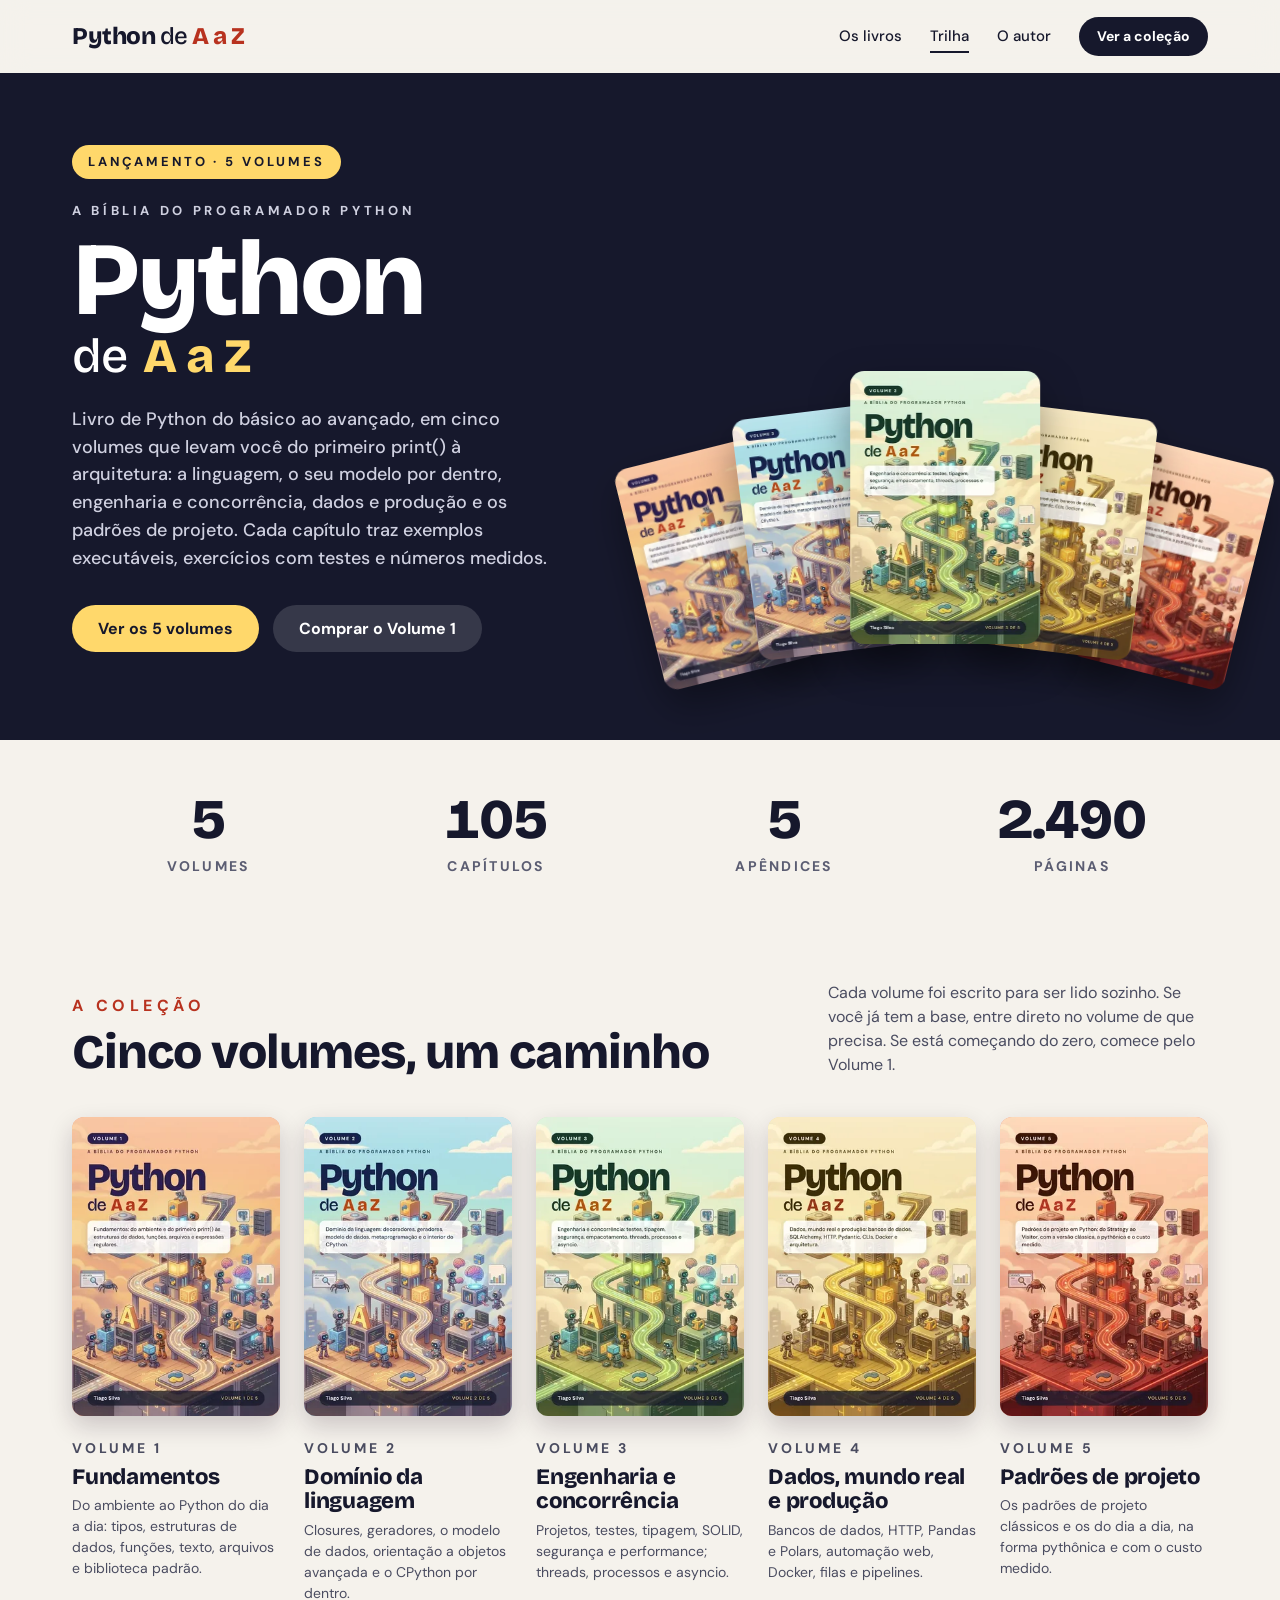
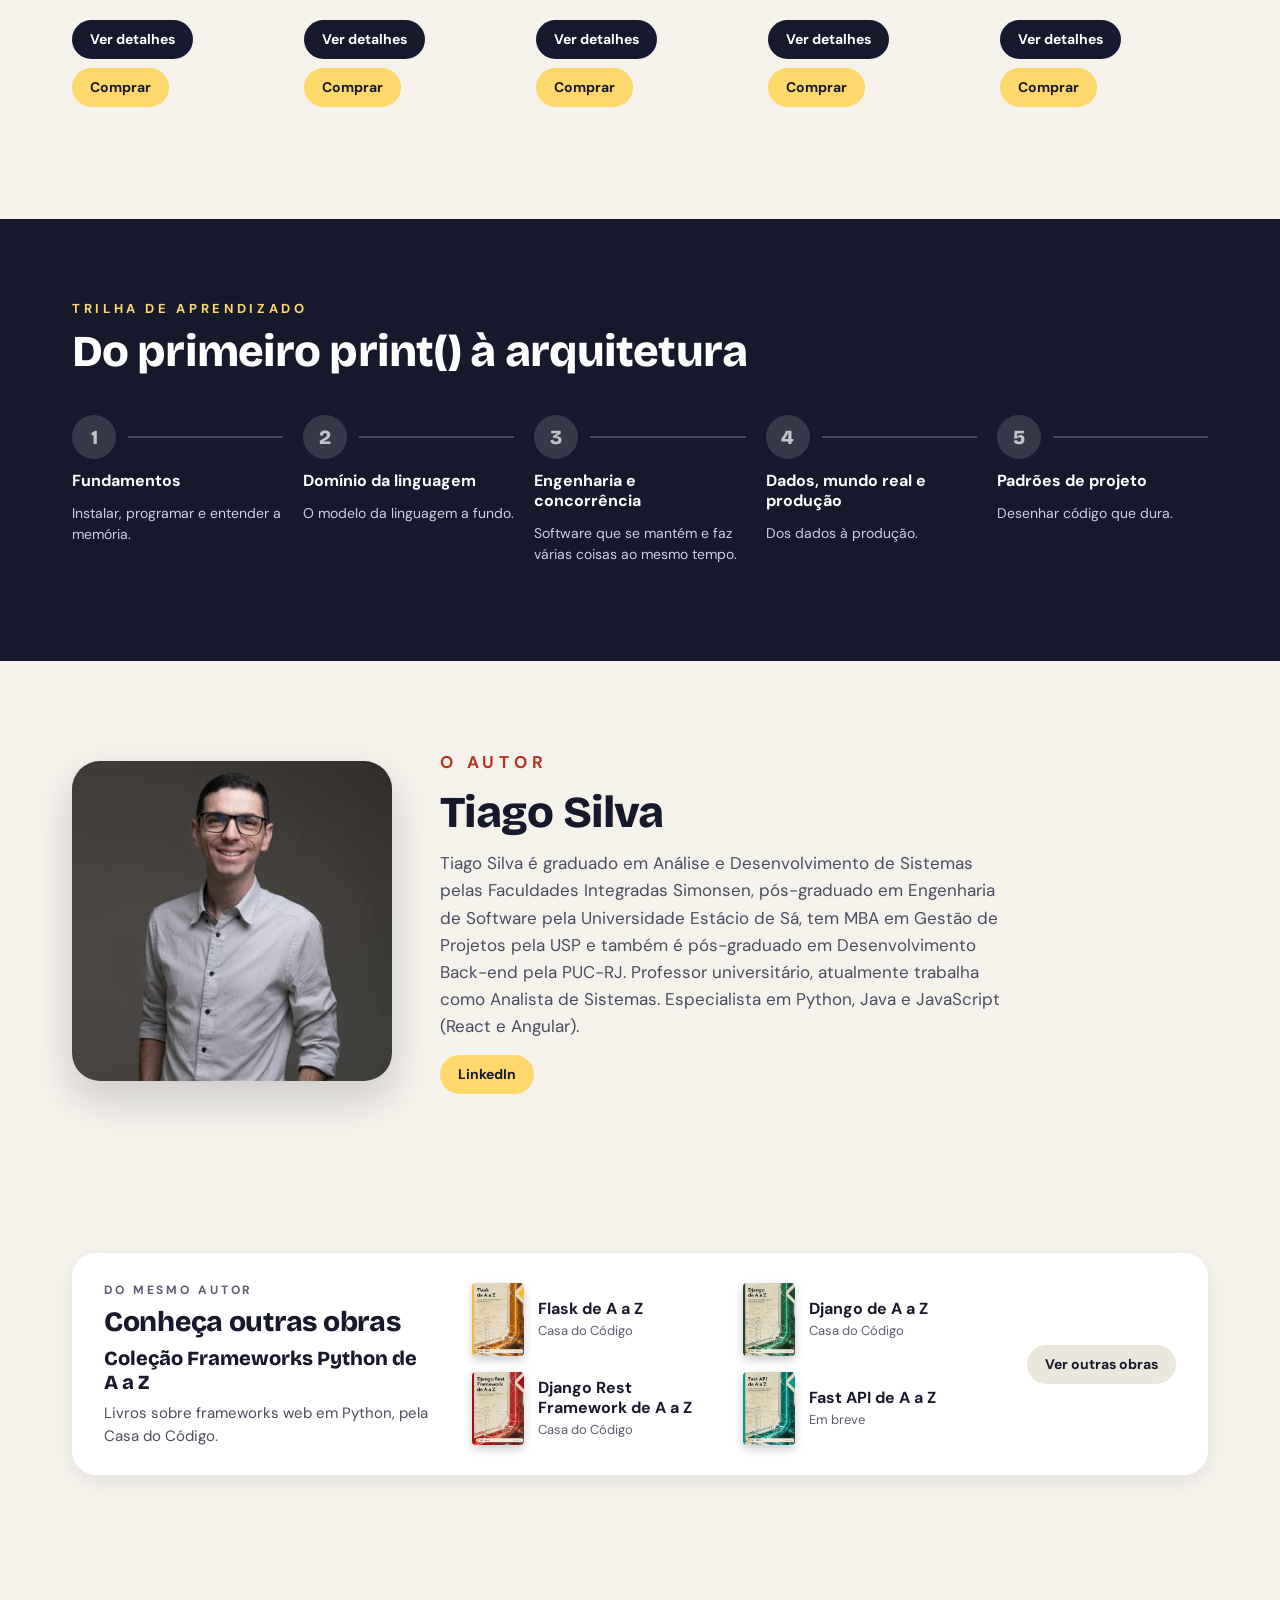
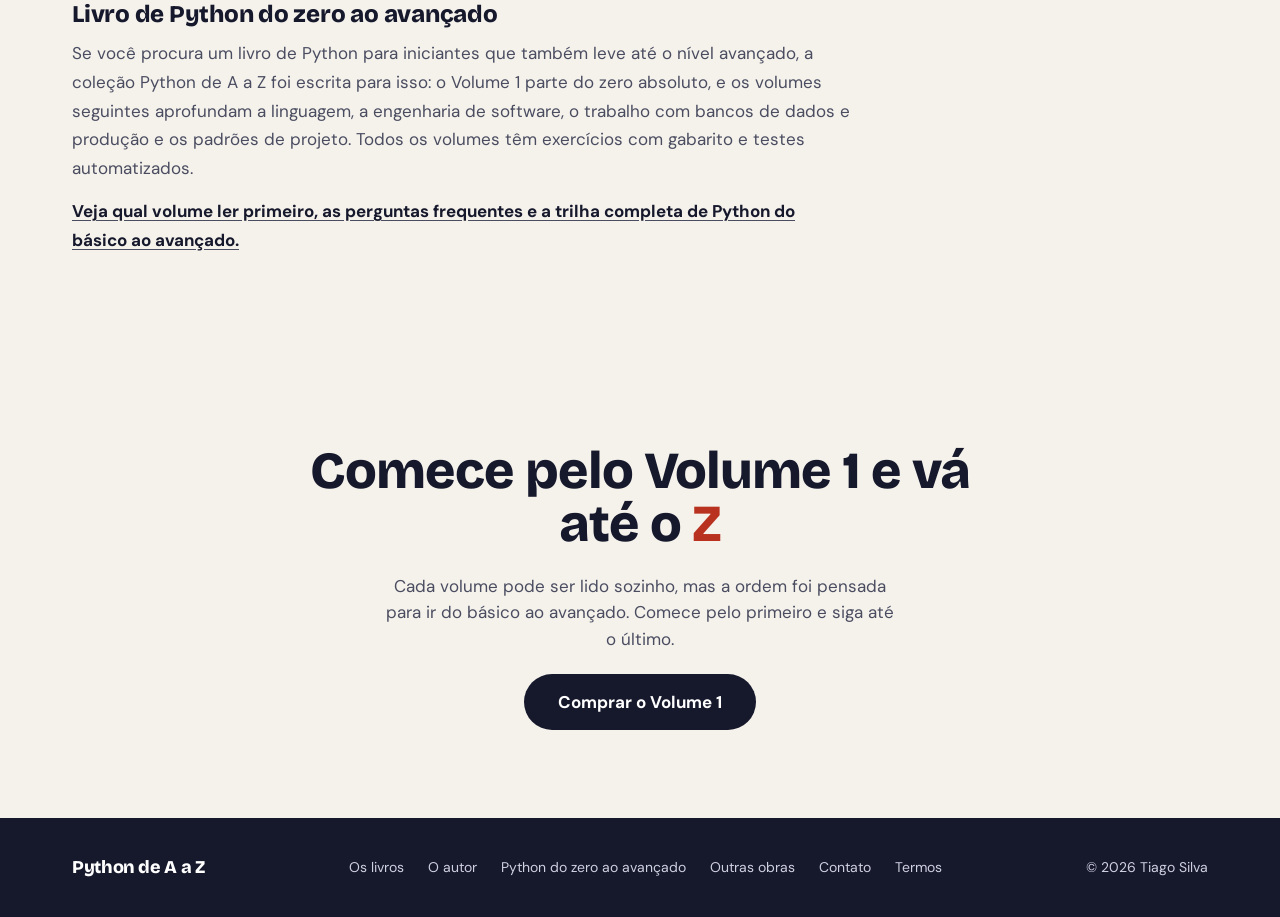
<file: index.html>
<!doctype html>
<html lang="pt-BR">
<head>
<!-- Google tag (gtag.js) -->
<script>
  window.dataLayer = window.dataLayer || [];
  function gtag(){dataLayer.push(arguments);}
  gtag('js', new Date());
  gtag('config', 'G-75W0L401ED');
  /* o script do Google Analytics só é baixado depois que a página terminou de carregar */
  addEventListener('load', function () {
    setTimeout(function () {
      var s = document.createElement('script');
      s.async = true;
      s.src = 'https://www.googletagmanager.com/gtag/js?id=G-75W0L401ED';
      document.head.appendChild(s);
    }, 0);
  });
</script>
<meta charset="utf-8">
<meta name="viewport" content="width=device-width, initial-scale=1">
<title>Livro de Python do zero ao avançado | Python de A a Z (5 volumes)</title>
<meta name="description" content="Livro de Python do básico ao avançado em 5 volumes: Python do zero, o modelo por dentro, engenharia, dados e produção, e padrões de projeto. Por Tiago Silva.">
<meta name="theme-color" content="#16182c">
<!-- seo:start -->
<link rel="canonical" href="https://pythondeaaz.com.br/">
<meta name="robots" content="index, follow, max-image-preview:large">
<meta name="author" content="Tiago Silva">
<meta property="og:type" content="website">
<meta property="og:locale" content="pt_BR">
<meta property="og:site_name" content="Python de A a Z">
<meta property="og:title" content="Livro de Python do zero ao avançado | Python de A a Z (5 volumes)">
<meta property="og:description" content="Livro de Python do básico ao avançado em 5 volumes: Python do zero, o modelo por dentro, engenharia, dados e produção, e padrões de projeto. Por Tiago Silva.">
<meta property="og:url" content="https://pythondeaaz.com.br/">
<meta property="og:image" content="https://pythondeaaz.com.br/assets/img/og-home.jpg">
<meta property="og:image:width" content="1200">
<meta property="og:image:height" content="630">
<meta name="twitter:card" content="summary_large_image">
<meta name="twitter:title" content="Livro de Python do zero ao avançado | Python de A a Z (5 volumes)">
<meta name="twitter:description" content="Livro de Python do básico ao avançado em 5 volumes: Python do zero, o modelo por dentro, engenharia, dados e produção, e padrões de projeto. Por Tiago Silva.">
<meta name="twitter:image" content="https://pythondeaaz.com.br/assets/img/og-home.jpg">
<script type="application/ld+json">{"@context":"https://schema.org","@graph":[{"@type":"WebSite","@id":"https://pythondeaaz.com.br/#site","name":"Python de A a Z","url":"https://pythondeaaz.com.br/","inLanguage":"pt-BR","publisher":{"@id":"https://pythondeaaz.com.br/#autor"}},{"@type":"Person","@id":"https://pythondeaaz.com.br/#autor","name":"Tiago Silva","url":"https://www.linkedin.com/in/tiagoluizrs/","image":"https://pythondeaaz.com.br/assets/img/autor-720.webp","jobTitle":"Analista de Sistemas e professor universitário","knowsAbout":["Python","Java","JavaScript","Engenharia de software"]},{"@type":"ItemList","name":"A coleção Python de A a Z","itemListElement":[{"@type":"ListItem","position":1,"url":"https://pythondeaaz.com.br/livro-1.html","name":"Volume 1: Fundamentos"},{"@type":"ListItem","position":2,"url":"https://pythondeaaz.com.br/livro-2.html","name":"Volume 2: Domínio da linguagem"},{"@type":"ListItem","position":3,"url":"https://pythondeaaz.com.br/livro-3.html","name":"Volume 3: Engenharia e concorrência"},{"@type":"ListItem","position":4,"url":"https://pythondeaaz.com.br/livro-4.html","name":"Volume 4: Dados, mundo real e produção"},{"@type":"ListItem","position":5,"url":"https://pythondeaaz.com.br/livro-5.html","name":"Volume 5: Padrões de projeto"}]}]}</script>
<!-- seo:end -->
<link rel="icon" href="favicon.svg" type="image/svg+xml">
<link rel="preload" href="assets/fonts/bricolage-grotesque-800.woff2" as="font" type="font/woff2" crossorigin>
<link rel="preload" href="assets/fonts/dm-sans-500.woff2" as="font" type="font/woff2" crossorigin>
<link rel="stylesheet" href="css/site.min.css">
<script>document.documentElement.classList.add("js");</script>
</head>
<body>
<a class="skip" href="#conteudo">Pular para o conteúdo</a>

<header class="site-header" id="topo">
  <div class="wrap">
    <a class="logo" href="index.html" aria-label="Python de A a Z, página inicial">Python <span>de</span> <b>A a Z</b></a>
    <nav class="nav" aria-label="Principal">
      <a href="#colecao">Os livros</a>
      <a href="#trilha">Trilha</a>
      <a href="#autor">O autor</a>
      <a href="#avaliacoes" hidden>Avaliações</a><!-- avaliações ocultas por enquanto -->
      <a class="btn btn--dark btn--sm" href="#colecao">Ver a coleção</a>
    </nav>
  </div>
</header>

<main id="conteudo">

  <!-- Hero -->
  <section class="hero" id="hero">
    <div class="wrap">
      <div class="hero__text">
        <span class="badge">Lançamento · 5 volumes</span>
        <p class="eyebrow">A bíblia do programador Python</p>
        <h1>Python</h1>
        <div class="hero__sub"><span>de</span><b>A a Z</b></div>
        <p class="hero__lead">Livro de Python do básico ao avançado, em cinco volumes que levam você do primeiro print() à arquitetura: a linguagem, o seu modelo por dentro, engenharia e concorrência, dados e produção e os padrões de projeto. Cada capítulo traz exemplos executáveis, exercícios com testes e números medidos.</p>
        <div class="hero__cta">
          <a class="btn btn--gold" href="#colecao">Ver os 5 volumes</a>
          <a class="btn btn--ghost" href="https://loja.uiclap.com/titulo/ua213612" target="_blank" rel="noopener">Comprar o Volume 1</a>
        </div>
      </div>
      <div class="fan" aria-label="Os cinco volumes da coleção">
        <div class="fan__book" style="--i:0;--x:-38%;--w:30%;--rot:-14deg;--drop:30px;--par:40px;--spin:-6deg;--z:1">
          <a href="livro-1.html" aria-label="Volume 1: Fundamentos"><img src="assets/img/capa-1-480.webp" srcset="assets/img/capa-1-320.webp 320w, assets/img/capa-1-480.webp 480w, assets/img/capa-1-960.webp 960w" sizes="(max-width: 820px) 30vw, 180px" width="480" height="690" alt="Capa do Volume 1: Fundamentos" fetchpriority="high"></a>
        </div>
        <div class="fan__book" style="--i:1;--x:-19%;--w:32%;--rot:-7deg;--drop:8px;--par:70px;--spin:-3deg;--z:2">
          <a href="livro-2.html" aria-label="Volume 2: Domínio da linguagem"><img src="assets/img/capa-2-480.webp" srcset="assets/img/capa-2-320.webp 320w, assets/img/capa-2-480.webp 480w, assets/img/capa-2-960.webp 960w" sizes="(max-width: 820px) 32vw, 190px" width="480" height="690" alt="Capa do Volume 2: Domínio da linguagem" fetchpriority="high"></a>
        </div>
        <div class="fan__book" style="--i:2;--x:0%;--w:36%;--rot:0deg;--drop:0px;--par:110px;--spin:0deg;--z:4">
          <a href="livro-3.html" aria-label="Volume 3: Engenharia e concorrência"><img src="assets/img/capa-3-480.webp" srcset="assets/img/capa-3-320.webp 320w, assets/img/capa-3-480.webp 480w, assets/img/capa-3-960.webp 960w" sizes="(max-width: 820px) 36vw, 210px" width="480" height="690" alt="Capa do Volume 3: Engenharia e concorrência" fetchpriority="high"></a>
        </div>
        <div class="fan__book" style="--i:3;--x:19%;--w:32%;--rot:7deg;--drop:8px;--par:70px;--spin:3deg;--z:3">
          <a href="livro-4.html" aria-label="Volume 4: Dados, mundo real e produção"><img src="assets/img/capa-4-480.webp" srcset="assets/img/capa-4-320.webp 320w, assets/img/capa-4-480.webp 480w, assets/img/capa-4-960.webp 960w" sizes="(max-width: 820px) 32vw, 190px" width="480" height="690" alt="Capa do Volume 4: Dados, mundo real e produção" fetchpriority="high"></a>
        </div>
        <div class="fan__book" style="--i:4;--x:38%;--w:30%;--rot:14deg;--drop:30px;--par:40px;--spin:6deg;--z:2">
          <a href="livro-5.html" aria-label="Volume 5: Padrões de projeto"><img src="assets/img/capa-5-480.webp" srcset="assets/img/capa-5-320.webp 320w, assets/img/capa-5-480.webp 480w, assets/img/capa-5-960.webp 960w" sizes="(max-width: 820px) 30vw, 180px" width="480" height="690" alt="Capa do Volume 5: Padrões de projeto" fetchpriority="high"></a>
        </div>
      </div>
    </div>
  </section>

  <!-- Números -->
  <section class="stats" aria-label="A coleção em números">
    <div class="wrap">
      <div class="stat reveal" style="--i:0"><b data-count="5">5</b><span>volumes</span></div>
      <div class="stat reveal" style="--i:1"><b data-count="105">105</b><span>capítulos</span></div>
      <div class="stat reveal" style="--i:2"><b data-count="5">5</b><span>apêndices</span></div>
      <div class="stat reveal" style="--i:3"><b data-count="2490" data-format="pt">2.490</b><span>páginas</span></div>
    </div>
  </section>

  <!-- Coleção -->
  <section class="section" id="colecao">
    <div class="wrap">
      <div class="section__head reveal">
        <div>
          <p class="eyebrow" style="color:#b8321f">A coleção</p>
          <h2 class="display">Cinco volumes, um caminho</h2>
        </div>
        <p>Cada volume foi escrito para ser lido sozinho. Se você já tem a base, entre direto no volume de que precisa. Se está começando do zero, comece pelo Volume 1.</p>
      </div>
      <div class="books">
        <article class="card reveal" data-vol="1" style="--i:0">
          <a class="card__cover" href="livro-1.html" tabindex="-1" aria-hidden="true"><img src="assets/img/capa-1-480.webp" srcset="assets/img/capa-1-320.webp 320w, assets/img/capa-1-480.webp 480w, assets/img/capa-1-960.webp 960w" sizes="(max-width: 820px) 45vw, (max-width: 1080px) 30vw, 220px" width="480" height="690" alt="" loading="lazy"></a>
          <div><p class="card__vol">Volume 1</p><h3>Fundamentos</h3><p>Do ambiente ao Python do dia a dia: tipos, estruturas de dados, funções, texto, arquivos e biblioteca padrão.</p></div>
          <div class="card__actions"><a class="btn btn--dark btn--sm" href="livro-1.html">Ver detalhes</a><a class="btn btn--gold btn--sm" href="https://loja.uiclap.com/titulo/ua213612" target="_blank" rel="noopener">Comprar</a></div>
        </article>
        <article class="card reveal" data-vol="2" style="--i:1">
          <a class="card__cover" href="livro-2.html" tabindex="-1" aria-hidden="true"><img src="assets/img/capa-2-480.webp" srcset="assets/img/capa-2-320.webp 320w, assets/img/capa-2-480.webp 480w, assets/img/capa-2-960.webp 960w" sizes="(max-width: 820px) 45vw, (max-width: 1080px) 30vw, 220px" width="480" height="690" alt="" loading="lazy"></a>
          <div><p class="card__vol">Volume 2</p><h3>Domínio da linguagem</h3><p>Closures, geradores, o modelo de dados, orientação a objetos avançada e o CPython por dentro.</p></div>
          <div class="card__actions"><a class="btn btn--dark btn--sm" href="livro-2.html">Ver detalhes</a><a class="btn btn--gold btn--sm" href="https://loja.uiclap.com/titulo/ua213625/" target="_blank" rel="noopener">Comprar</a></div>
        </article>
        <article class="card reveal" data-vol="3" style="--i:2">
          <a class="card__cover" href="livro-3.html" tabindex="-1" aria-hidden="true"><img src="assets/img/capa-3-480.webp" srcset="assets/img/capa-3-320.webp 320w, assets/img/capa-3-480.webp 480w, assets/img/capa-3-960.webp 960w" sizes="(max-width: 820px) 45vw, (max-width: 1080px) 30vw, 220px" width="480" height="690" alt="" loading="lazy"></a>
          <div><p class="card__vol">Volume 3</p><h3>Engenharia e concorrência</h3><p>Projetos, testes, tipagem, SOLID, segurança e performance; threads, processos e asyncio.</p></div>
          <div class="card__actions"><a class="btn btn--dark btn--sm" href="livro-3.html">Ver detalhes</a><a class="btn btn--gold btn--sm" href="https://loja.uiclap.com/titulo/ua213659" target="_blank" rel="noopener">Comprar</a></div>
        </article>
        <article class="card reveal" data-vol="4" style="--i:3">
          <a class="card__cover" href="livro-4.html" tabindex="-1" aria-hidden="true"><img src="assets/img/capa-4-480.webp" srcset="assets/img/capa-4-320.webp 320w, assets/img/capa-4-480.webp 480w, assets/img/capa-4-960.webp 960w" sizes="(max-width: 820px) 45vw, (max-width: 1080px) 30vw, 220px" width="480" height="690" alt="" loading="lazy"></a>
          <div><p class="card__vol">Volume 4</p><h3>Dados, mundo real e produção</h3><p>Bancos de dados, HTTP, Pandas e Polars, automação web, Docker, filas e pipelines.</p></div>
          <div class="card__actions"><a class="btn btn--dark btn--sm" href="livro-4.html">Ver detalhes</a><a class="btn btn--gold btn--sm" href="https://loja.uiclap.com/titulo/ua213664" target="_blank" rel="noopener">Comprar</a></div>
        </article>
        <article class="card reveal" data-vol="5" style="--i:4">
          <a class="card__cover" href="livro-5.html" tabindex="-1" aria-hidden="true"><img src="assets/img/capa-5-480.webp" srcset="assets/img/capa-5-320.webp 320w, assets/img/capa-5-480.webp 480w, assets/img/capa-5-960.webp 960w" sizes="(max-width: 820px) 45vw, (max-width: 1080px) 30vw, 220px" width="480" height="690" alt="" loading="lazy"></a>
          <div><p class="card__vol">Volume 5</p><h3>Padrões de projeto</h3><p>Os padrões de projeto clássicos e os do dia a dia, na forma pythônica e com o custo medido.</p></div>
          <div class="card__actions"><a class="btn btn--dark btn--sm" href="livro-5.html">Ver detalhes</a><a class="btn btn--gold btn--sm" href="https://loja.uiclap.com/titulo/ua213677" target="_blank" rel="noopener">Comprar</a></div>
        </article>
      </div>
    </div>
  </section>

  <!-- Trilha -->
  <section class="trail" id="trilha">
    <div class="wrap">
      <p class="eyebrow reveal">Trilha de aprendizado</p>
      <h2 class="display reveal" style="--i:1">Do primeiro print() à arquitetura</h2>
      <ol class="steps">
        <li class="step" data-vol="1"><div class="step__top"><span class="node">1</span><span class="rail"></span></div><h3>Fundamentos</h3><p>Instalar, programar e entender a memória.</p></li>
        <li class="step" data-vol="2"><div class="step__top"><span class="node">2</span><span class="rail"></span></div><h3>Domínio da linguagem</h3><p>O modelo da linguagem a fundo.</p></li>
        <li class="step" data-vol="3"><div class="step__top"><span class="node">3</span><span class="rail"></span></div><h3>Engenharia e concorrência</h3><p>Software que se mantém e faz várias coisas ao mesmo tempo.</p></li>
        <li class="step" data-vol="4"><div class="step__top"><span class="node">4</span><span class="rail"></span></div><h3>Dados, mundo real e produção</h3><p>Dos dados à produção.</p></li>
        <li class="step" data-vol="5"><div class="step__top"><span class="node">5</span><span class="rail"></span></div><h3>Padrões de projeto</h3><p>Desenhar código que dura.</p></li>
      </ol>
    </div>
  </section>

  <!-- Autor -->
  <section class="section" id="autor">
    <div class="wrap author">
      <div class="author__photo reveal"><img src="assets/img/autor-720.webp" srcset="assets/img/autor-360.webp 360w, assets/img/autor-720.webp 720w" sizes="(max-width: 820px) 80vw, 320px" width="720" height="720" alt="Tiago Silva, autor da coleção" loading="lazy"></div>
      <div class="author__body">
        <p class="eyebrow reveal" style="color:#b8321f">O autor</p>
        <h2 class="display reveal" style="--i:1">Tiago Silva</h2>
        <p class="reveal" style="--i:2">Tiago Silva é graduado em Análise e Desenvolvimento de Sistemas pelas Faculdades Integradas Simonsen, pós-graduado em Engenharia de Software pela Universidade Estácio de Sá, tem MBA em Gestão de Projetos pela USP e também é pós-graduado em Desenvolvimento Back-end pela PUC-RJ. Professor universitário, atualmente trabalha como Analista de Sistemas. Especialista em Python, Java e JavaScript (React e Angular).</p>
        <div class="reveal" style="--i:3"><a class="btn btn--gold btn--sm" href="https://www.linkedin.com/in/tiagoluizrs/" rel="noopener" target="_blank">LinkedIn</a></div>
      </div>
    </div>
  </section>

  <!-- Avaliações: ocultas por enquanto (remova o atributo hidden quando houver avaliações reais) -->
  <section class="reviews section" id="avaliacoes" hidden>
    <div class="wrap">
      <p class="eyebrow" style="color:var(--muted)">Quem já leu</p>
      <h2 class="display" style="margin-top:10px;font-size:clamp(32px,5vw,44px)">Avaliações em destaque</h2>
      <div class="reviews__grid">
        <figure class="review" style="margin:0"><div class="stars" aria-label="5 de 5 estrelas">★★★★★</div><blockquote style="margin:0">Texto da avaliação.</blockquote><figcaption><b>Nome Sobrenome</b> · Volume 1</figcaption></figure>
      </div>
    </div>
  </section>

  <!-- Outras obras -->
  <section class="wrap" style="padding-top:clamp(40px,6vw,72px)">
    <div class="more reveal">
      <div class="more__intro"><small>Do mesmo autor</small><strong>Conheça outras obras</strong><em>Coleção Frameworks Python de A a Z</em><span>Livros sobre frameworks web em Python, pela Casa do Código.</span></div>
      <div class="more__list">
        <a class="mini" href="flask.html"><img src="assets/img/flask-160.webp" width="341" height="480" alt="" loading="lazy"><div><strong>Flask de A a Z</strong><span>Casa do Código</span></div></a>
        <a class="mini" href="django.html"><img src="assets/img/django-160.webp" width="341" height="480" alt="" loading="lazy"><div><strong>Django de A a Z</strong><span>Casa do Código</span></div></a>
        <a class="mini" href="drf.html"><img src="assets/img/drf-160.webp" width="341" height="480" alt="" loading="lazy"><div><strong>Django Rest Framework de A a Z</strong><span>Casa do Código</span></div></a>
        <a class="mini" href="fastapi.html"><img src="assets/img/fastapi-160.webp" width="341" height="480" alt="" loading="lazy"><div><strong>Fast API de A a Z</strong><span>Em breve</span></div></a>
      </div>
      <a class="btn btn--chip btn--sm" href="outras.html">Ver outras obras</a>
    </div>
  </section>

  <!-- Python do zero ao avançado (texto de apoio para buscas) -->
  <section class="section">
    <div class="wrap prose">
      <h2 class="display reveal">Livro de Python do zero ao avançado</h2>
      <p class="reveal" style="--i:1">Se você procura um livro de Python para iniciantes que também leve até o nível avançado, a coleção Python de A a Z foi escrita para isso: o Volume 1 parte do zero absoluto, e os volumes seguintes aprofundam a linguagem, a engenharia de software, o trabalho com bancos de dados e produção e os padrões de projeto. Todos os volumes têm exercícios com gabarito e testes automatizados.</p>
      <p class="reveal" style="--i:2"><a href="livro-python-do-basico-ao-avancado.html"><b>Veja qual volume ler primeiro, as perguntas frequentes e a trilha completa de Python do básico ao avançado.</b></a></p>
    </div>
  </section>

  <!-- CTA final -->
  <section class="section">
    <div class="wrap cta">
      <h2 class="display reveal">Comece pelo Volume 1 e vá até o <span style="color:#b8321f">Z</span></h2>
      <p class="reveal" style="--i:1">Cada volume pode ser lido sozinho, mas a ordem foi pensada para ir do básico ao avançado. Comece pelo primeiro e siga até o último.</p>
      <a class="btn btn--dark reveal" style="--i:2;padding:18px 34px;font-size:17px" href="https://loja.uiclap.com/titulo/ua213612" target="_blank" rel="noopener">Comprar o Volume 1</a>
    </div>
  </section>

</main>

<footer class="site-footer">
  <div class="wrap">
    <span class="logo">Python de A a Z</span>
    <nav aria-label="Rodapé">
      <a href="#colecao">Os livros</a>
      <a href="#autor">O autor</a>
      <a href="livro-python-do-basico-ao-avancado.html">Python do zero ao avançado</a>
      <a href="outras.html">Outras obras</a>
      <a href="mailto:tiagoluizrs@gmail.com">Contato</a>
      <a href="termos.html">Termos</a>
    </nav>
    <span>© 2026 Tiago Silva</span>
  </div>
</footer>

<script src="js/app.min.js" defer></script>
</body>
</html>
</file>
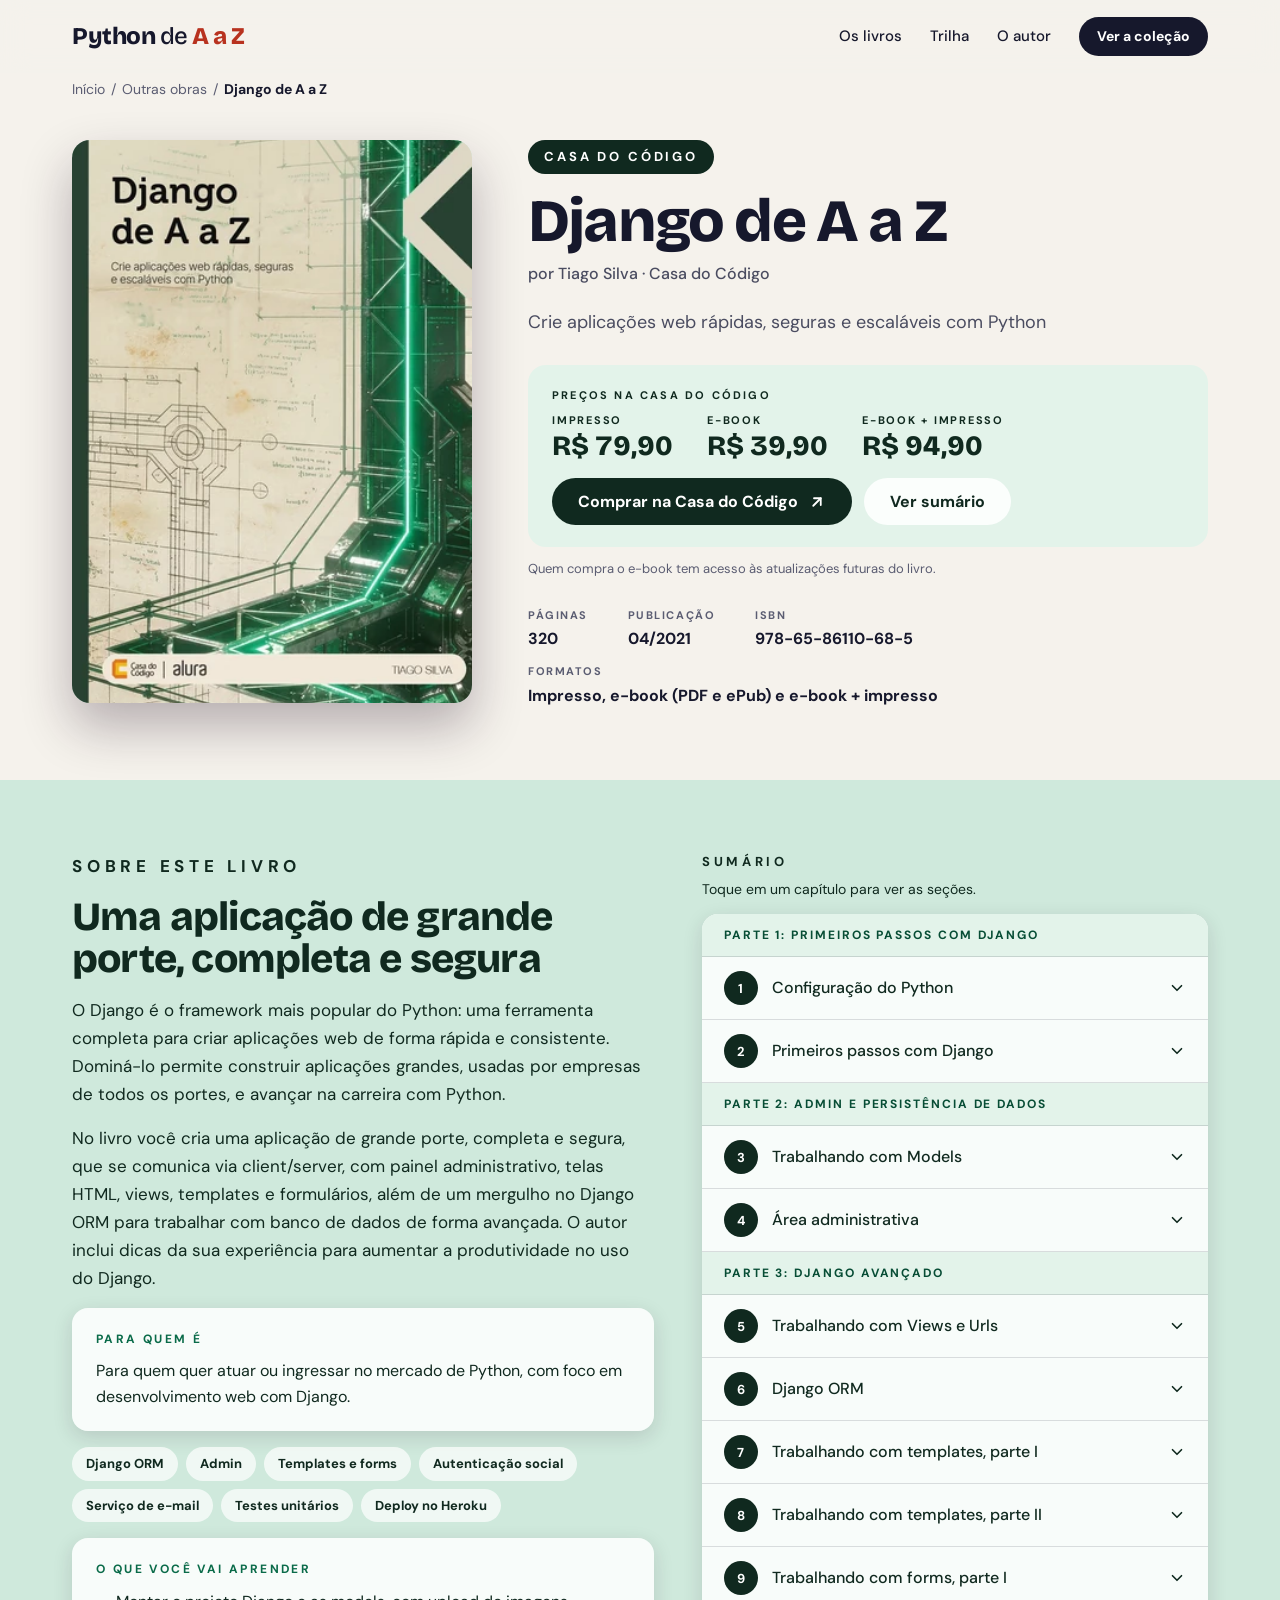
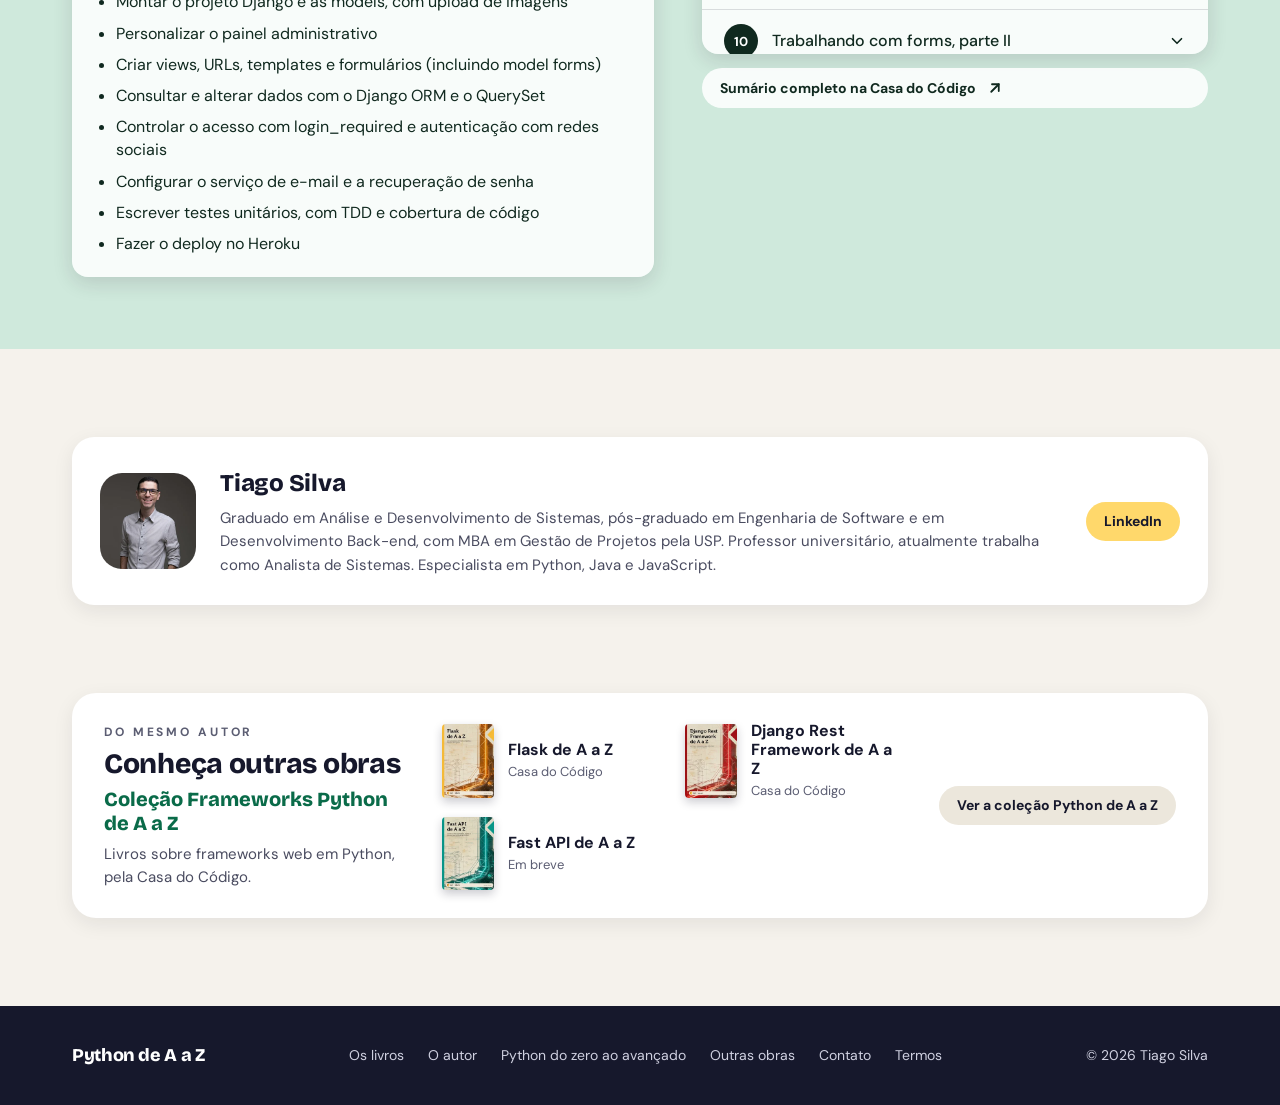
<file: django.html>
<!doctype html>
<html lang="pt-BR">
<head>
<!-- Google tag (gtag.js) -->
<script>
  window.dataLayer = window.dataLayer || [];
  function gtag(){dataLayer.push(arguments);}
  gtag('js', new Date());
  gtag('config', 'G-75W0L401ED');
  /* o script do Google Analytics só é baixado depois que a página terminou de carregar */
  addEventListener('load', function () {
    setTimeout(function () {
      var s = document.createElement('script');
      s.async = true;
      s.src = 'https://www.googletagmanager.com/gtag/js?id=G-75W0L401ED';
      document.head.appendChild(s);
    }, 0);
  });
</script>
<meta charset="utf-8">
<meta name="viewport" content="width=device-width, initial-scale=1">
<title>Livro de Django em Python: Django de A a Z | Tiago Silva</title>
<meta name="description" content="Livro de Django em Python: models, admin, views, templates, ORM, autenticação, testes e deploy. Django de A a Z, de Tiago Silva, pela Casa do Código.">
<meta name="theme-color" content="#16182c">
<link rel="canonical" href="https://pythondeaaz.com.br/django.html">
<meta name="robots" content="index, follow, max-image-preview:large">
<meta name="author" content="Tiago Silva">
<meta property="og:type" content="website">
<meta property="og:locale" content="pt_BR">
<meta property="og:site_name" content="Python de A a Z">
<meta property="og:title" content="Livro de Django em Python: Django de A a Z | Tiago Silva">
<meta property="og:description" content="Livro de Django em Python: models, admin, views, templates, ORM, autenticação, testes e deploy. Django de A a Z, de Tiago Silva, pela Casa do Código.">
<meta property="og:url" content="https://pythondeaaz.com.br/django.html">
<meta property="og:image" content="https://pythondeaaz.com.br/assets/img/og-django.jpg">
<meta property="og:image:width" content="1200">
<meta property="og:image:height" content="630">
<meta name="twitter:card" content="summary_large_image">
<meta name="twitter:title" content="Livro de Django em Python: Django de A a Z | Tiago Silva">
<meta name="twitter:description" content="Livro de Django em Python: models, admin, views, templates, ORM, autenticação, testes e deploy. Django de A a Z, de Tiago Silva, pela Casa do Código.">
<meta name="twitter:image" content="https://pythondeaaz.com.br/assets/img/og-django.jpg">
<script type="application/ld+json">{"@context":"https://schema.org","@type":"Book","name":"Django de A a Z","url":"https://pythondeaaz.com.br/django.html","image":"https://pythondeaaz.com.br/assets/img/django.webp","description":"Livro de Django em Python: models, admin, views, templates, ORM, autenticação, testes e deploy. Django de A a Z, de Tiago Silva, pela Casa do Código.","author":{"@type":"Person","name":"Tiago Silva","url":"https://www.linkedin.com/in/tiagoluizrs/"},"publisher":{"@type":"Organization","name":"Casa do Código","url":"https://www.casadocodigo.com.br"},"inLanguage":"pt-BR","bookFormat":"https://schema.org/Paperback","genre":"Programação de computadores","about":[{"@type":"Thing","name":"Django"},{"@type":"Thing","name":"Python"}],"keywords":"Django, Python, livro de programação, Django ORM, Admin, Templates e forms, Autenticação social, Serviço de e-mail, Testes unitários, Deploy no Heroku","isPartOf":{"@type":"BookSeries","name":"Frameworks Python de A a Z"},"datePublished":"2021-04","isbn":"9786586110685","numberOfPages":320,"offers":[{"@type":"Offer","name":"Impresso","price":"79.90","priceCurrency":"BRL","url":"https://www.casadocodigo.com.br/products/livro-django-a-z","availability":"https://schema.org/InStock","itemCondition":"https://schema.org/NewCondition","seller":{"@type":"Organization","name":"Casa do Código"}},{"@type":"Offer","name":"E-book","price":"39.90","priceCurrency":"BRL","url":"https://www.casadocodigo.com.br/products/livro-django-a-z","availability":"https://schema.org/InStock","itemCondition":"https://schema.org/NewCondition","seller":{"@type":"Organization","name":"Casa do Código"}},{"@type":"Offer","name":"E-book + impresso","price":"94.90","priceCurrency":"BRL","url":"https://www.casadocodigo.com.br/products/livro-django-a-z","availability":"https://schema.org/InStock","itemCondition":"https://schema.org/NewCondition","seller":{"@type":"Organization","name":"Casa do Código"}}]}</script>
<script type="application/ld+json">{"@context":"https://schema.org","@type":"BreadcrumbList","itemListElement":[{"@type":"ListItem","position":1,"name":"Início","item":"https://pythondeaaz.com.br/"},{"@type":"ListItem","position":2,"name":"Outras obras","item":"https://pythondeaaz.com.br/outras.html"},{"@type":"ListItem","position":3,"name":"Django de A a Z","item":"https://pythondeaaz.com.br/django.html"}]}</script>
<link rel="icon" href="favicon.svg" type="image/svg+xml">
<link rel="preload" href="assets/fonts/bricolage-grotesque-800.woff2" as="font" type="font/woff2" crossorigin>
<link rel="preload" href="assets/fonts/dm-sans-500.woff2" as="font" type="font/woff2" crossorigin>
<link rel="stylesheet" href="css/site.min.css">
<script>document.documentElement.classList.add("js");</script>
</head>
<body style="--v-bg:#cfe9dc;--v-tint:#e3f3ea;--v-ink:#10291f;--v-accent:#0a6b49">
<a class="skip" href="#conteudo">Pular para o conteúdo</a>
<header class="site-header" id="topo">
  <div class="wrap">
    <a class="logo" href="index.html" aria-label="Python de A a Z, página inicial">Python <span>de</span> <b>A a Z</b></a>
    <nav class="nav" aria-label="Principal">
      <a href="index.html#colecao">Os livros</a>
      <a href="index.html#trilha">Trilha</a>
      <a href="index.html#autor">O autor</a>
      <a class="btn btn--dark btn--sm" href="index.html#colecao">Ver a coleção</a>
    </nav>
  </div>
</header>
<main id="conteudo">
<div class="wrap crumbs" aria-label="Você está em"><nav><a href="index.html">Início</a><span>/</span><a href="outras.html">Outras obras</a><span>/</span><b>Django de A a Z</b></nav></div>
<section class="bookhero" aria-labelledby="titulo">
  <div class="wrap bookhero__grid">
    <div class="bookhero__cover reveal"><img src="assets/img/django.webp" width="341" height="480" alt="Capa do livro Django de A a Z" fetchpriority="high" style="aspect-ratio:341/480"></div>
    <div class="bookhero__info">
      <span class="pill reveal">Casa do Código</span>
      <h1 class="display reveal" id="titulo" style="--i:1">Django de A a Z</h1>
      <p class="by reveal" style="--i:2">por Tiago Silva · Casa do Código</p>
      <p class="lead reveal" style="--i:3">Crie aplicações web rápidas, seguras e escaláveis com Python</p>
      <div class="buybox reveal" style="--i:4">
        <div><small style="display:block;font-size:11px;font-weight:700;letter-spacing:.2em;text-transform:uppercase;color:var(--v-ink)">Preços na Casa do Código</small>
        <div class="prices" style="margin-top:8px">
          <div class="price"><small>Impresso</small><b style="font-size:28px">R$ 79,90</b></div>
          <div class="price"><small>E-book</small><b style="font-size:28px">R$ 39,90</b></div>
          <div class="price"><small>E-book + impresso</small><b style="font-size:28px">R$ 94,90</b></div>
        </div></div>
        <div class="buybox__actions"><a class="btn btn--v" href="https://www.casadocodigo.com.br/products/livro-django-a-z" target="_blank" rel="noopener">Comprar na Casa do Código <svg viewBox="0 0 24 24" fill="none" stroke="currentColor" stroke-width="2.4" stroke-linecap="round" stroke-linejoin="round" aria-hidden="true"><path d="M7 17L17 7"/><path d="M8 7h9v9"/></svg></a><a class="btn btn--white" href="#sumario">Ver sumário</a></div>
      </div>
      <p class="note">Quem compra o e-book tem acesso às atualizações futuras do livro.</p>
      <dl class="ficha reveal" style="--i:5"><div><dt>Páginas</dt><dd>320</dd></div><div><dt>Publicação</dt><dd>04/2021</dd></div><div><dt>ISBN</dt><dd>978-65-86110-68-5</dd></div><div><dt>Formatos</dt><dd>Impresso, e-book (PDF e ePub) e e-book + impresso</dd></div></dl>
    </div>
  </div>
</section>

<section class="about" id="sobre">
  <div class="wrap about__grid">
    <div class="about__text">
      <p class="eyebrow reveal">Sobre este livro</p>
      <h2 class="display reveal" style="--i:1">Uma aplicação de grande porte, completa e segura</h2>
      <p>O Django é o framework mais popular do Python: uma ferramenta completa para criar aplicações web de forma rápida e consistente. Dominá-lo permite construir aplicações grandes, usadas por empresas de todos os portes, e avançar na carreira com Python.</p>
<p>No livro você cria uma aplicação de grande porte, completa e segura, que se comunica via client/server, com painel administrativo, telas HTML, views, templates e formulários, além de um mergulho no Django ORM para trabalhar com banco de dados de forma avançada. O autor inclui dicas da sua experiência para aumentar a produtividade no uso do Django.</p>
      <div class="card-soft reveal"><h3>Para quem é</h3><p>Para quem quer atuar ou ingressar no mercado de Python, com foco em desenvolvimento web com Django.</p></div>
      
      <div class="chips reveal"><span class="chip">Django ORM</span><span class="chip">Admin</span><span class="chip">Templates e forms</span><span class="chip">Autenticação social</span><span class="chip">Serviço de e-mail</span><span class="chip">Testes unitários</span><span class="chip">Deploy no Heroku</span></div>
      <div class="card-soft reveal"><h3>O que você vai aprender</h3><ul>
<li>Montar o projeto Django e as models, com upload de imagens</li>
<li>Personalizar o painel administrativo</li>
<li>Criar views, URLs, templates e formulários (incluindo model forms)</li>
<li>Consultar e alterar dados com o Django ORM e o QuerySet</li>
<li>Controlar o acesso com login_required e autenticação com redes sociais</li>
<li>Configurar o serviço de e-mail e a recuperação de senha</li>
<li>Escrever testes unitários, com TDD e cobertura de código</li>
<li>Fazer o deploy no Heroku</li>
</ul></div>
    </div>
    <div class="toc-wrap" id="sumario">
      <h2>Sumário</h2>
      <p>Toque em um capítulo para ver as seções.</p>
      <div class="toc"><div class="toc__scroll" data-lenis-prevent>
<div class="toc__part">Parte 1: Primeiros passos com Django</div>
<details><summary><span class="toc__n">1</span><span class="toc__t">Configuração do Python</span><svg class="toc__chev" viewBox="0 0 24 24" fill="none" stroke="currentColor" stroke-width="2.2" stroke-linecap="round" stroke-linejoin="round" aria-hidden="true"><path d="M6 9l6 6 6-6"/></svg></summary><div class="toc__d"><ul><li>Instalando o Python e suas dependências</li><li>Escolhendo uma IDE</li><li>Testando o ambiente para começar</li></ul></div></details>
<details><summary><span class="toc__n">2</span><span class="toc__t">Primeiros passos com Django</span><svg class="toc__chev" viewBox="0 0 24 24" fill="none" stroke="currentColor" stroke-width="2.2" stroke-linecap="round" stroke-linejoin="round" aria-hidden="true"><path d="M6 9l6 6 6-6"/></svg></summary><div class="toc__d"><ul><li>Instalando o Django</li><li>Criando um projeto no Django</li><li>Regra de negócios do sistema</li><li>Arquivos de configuração do projeto</li><li>Nosso primeiro Run</li></ul></div></details>
<div class="toc__part">Parte 2: Admin e persistência de dados</div>
<details><summary><span class="toc__n">3</span><span class="toc__t">Trabalhando com Models</span><svg class="toc__chev" viewBox="0 0 24 24" fill="none" stroke="currentColor" stroke-width="2.2" stroke-linecap="round" stroke-linejoin="round" aria-hidden="true"><path d="M6 9l6 6 6-6"/></svg></summary><div class="toc__d"><ul><li>Configurando nossa estrutura de banco de dados</li><li>Criando um app</li><li>Tipos de dados e campos</li><li>Criando e customizando as models restantes</li><li>Fluxo de criação de um usuário no admin</li><li>Upload de imagens</li></ul></div></details>
<details><summary><span class="toc__n">4</span><span class="toc__t">Área administrativa</span><svg class="toc__chev" viewBox="0 0 24 24" fill="none" stroke="currentColor" stroke-width="2.2" stroke-linecap="round" stroke-linejoin="round" aria-hidden="true"><path d="M6 9l6 6 6-6"/></svg></summary><div class="toc__d"><ul><li>Customizando o admin</li><li>Customização avançada</li></ul></div></details>
<div class="toc__part">Parte 3: Django avançado</div>
<details><summary><span class="toc__n">5</span><span class="toc__t">Trabalhando com Views e Urls</span><svg class="toc__chev" viewBox="0 0 24 24" fill="none" stroke="currentColor" stroke-width="2.2" stroke-linecap="round" stroke-linejoin="round" aria-hidden="true"><path d="M6 9l6 6 6-6"/></svg></summary><div class="toc__d"><ul><li>Criando a primeira view</li><li>Customizando urls no Django</li><li>Nomes dinâmicos para os links</li></ul></div></details>
<details><summary><span class="toc__n">6</span><span class="toc__t">Django ORM</span><svg class="toc__chev" viewBox="0 0 24 24" fill="none" stroke="currentColor" stroke-width="2.2" stroke-linecap="round" stroke-linejoin="round" aria-hidden="true"><path d="M6 9l6 6 6-6"/></svg></summary><div class="toc__d"><ul><li>Consultas no Django com QuerySet</li><li>Filtrando consultas no ORM do Django</li><li>Alterando dados com Django QuerySet</li></ul></div></details>
<details><summary><span class="toc__n">7</span><span class="toc__t">Trabalhando com templates, parte I</span><svg class="toc__chev" viewBox="0 0 24 24" fill="none" stroke="currentColor" stroke-width="2.2" stroke-linecap="round" stroke-linejoin="round" aria-hidden="true"><path d="M6 9l6 6 6-6"/></svg></summary><div class="toc__d"><ul><li>Criando o nosso template base</li><li>Arquivo home.html</li><li>Configurando a pasta static</li><li>Criando o template de médicos</li></ul></div></details>
<details><summary><span class="toc__n">8</span><span class="toc__t">Trabalhando com templates, parte II</span><svg class="toc__chev" viewBox="0 0 24 24" fill="none" stroke="currentColor" stroke-width="2.2" stroke-linecap="round" stroke-linejoin="round" aria-hidden="true"><path d="M6 9l6 6 6-6"/></svg></summary><div class="toc__d"><ul><li>Customizando um form no template</li><li>Criando o template de perfil</li></ul></div></details>
<details><summary><span class="toc__n">9</span><span class="toc__t">Trabalhando com forms, parte I</span><svg class="toc__chev" viewBox="0 0 24 24" fill="none" stroke="currentColor" stroke-width="2.2" stroke-linecap="round" stroke-linejoin="round" aria-hidden="true"><path d="M6 9l6 6 6-6"/></svg></summary><div class="toc__d"><ul><li>Criando um model form</li><li>Integrando nosso form a nossa view</li><li>Criando a url da nossa view</li><li>Template de perfil</li></ul></div></details>
<details><summary><span class="toc__n">10</span><span class="toc__t">Trabalhando com forms, parte II</span><svg class="toc__chev" viewBox="0 0 24 24" fill="none" stroke="currentColor" stroke-width="2.2" stroke-linecap="round" stroke-linejoin="round" aria-hidden="true"><path d="M6 9l6 6 6-6"/></svg></summary><div class="toc__d"><ul><li>Criando formulários customizados</li><li>Tela de cadastro</li><li>Avaliação do médico</li></ul></div></details>
<details><summary><span class="toc__n">11</span><span class="toc__t">Trabalhando com autenticação</span><svg class="toc__chev" viewBox="0 0 24 24" fill="none" stroke="currentColor" stroke-width="2.2" stroke-linecap="round" stroke-linejoin="round" aria-hidden="true"><path d="M6 9l6 6 6-6"/></svg></summary><div class="toc__d"><ul><li>login_required</li><li>Urls do menu</li></ul></div></details>
<div class="toc__part">Parte 4: Conteúdo extra</div>
<details><summary><span class="toc__n">12</span><span class="toc__t">Autenticação com redes sociais</span><svg class="toc__chev" viewBox="0 0 24 24" fill="none" stroke="currentColor" stroke-width="2.2" stroke-linecap="round" stroke-linejoin="round" aria-hidden="true"><path d="M6 9l6 6 6-6"/></svg></summary><div class="toc__d"><ul><li>Instalação</li><li>Configurando a url</li><li>Configurando as redes sociais</li></ul></div></details>
<details><summary><span class="toc__n">13</span><span class="toc__t">Serviços de e-mail</span><svg class="toc__chev" viewBox="0 0 24 24" fill="none" stroke="currentColor" stroke-width="2.2" stroke-linecap="round" stroke-linejoin="round" aria-hidden="true"><path d="M6 9l6 6 6-6"/></svg></summary><div class="toc__d"><ul><li>View de recuperação de senha</li><li>Configurando o serviço de e-mail</li></ul></div></details>
<details><summary><span class="toc__n">14</span><span class="toc__t">Testes unitários</span><svg class="toc__chev" viewBox="0 0 24 24" fill="none" stroke="currentColor" stroke-width="2.2" stroke-linecap="round" stroke-linejoin="round" aria-hidden="true"><path d="M6 9l6 6 6-6"/></svg></summary><div class="toc__d"><ul><li>Introdução</li><li>O que são testes unitários</li><li>TDD</li><li>Testes unitários no Django</li><li>Primeiro teste unitário</li><li>Usando o Client para fazer requisições</li><li>Criando um teste de login</li><li>Cobertura de código</li></ul></div></details>
<details><summary><span class="toc__n">15</span><span class="toc__t">Deploy no Heroku</span><svg class="toc__chev" viewBox="0 0 24 24" fill="none" stroke="currentColor" stroke-width="2.2" stroke-linecap="round" stroke-linejoin="round" aria-hidden="true"><path d="M6 9l6 6 6-6"/></svg></summary><div class="toc__d"><ul><li>Introdução</li><li>Criando uma conta no Heroku</li><li>Instalando o Heroku CLI</li><li>Preparando o projeto</li><li>Login e deploy no Heroku</li><li>Situações específicas</li></ul></div></details>
</div></div>
      <a class="btn btn--white btn--sm" href="https://www.casadocodigo.com.br/pages/sumario-django-a-z" target="_blank" rel="noopener">Sumário completo na Casa do Código <svg viewBox="0 0 24 24" fill="none" stroke="currentColor" stroke-width="2.4" stroke-linecap="round" stroke-linejoin="round" aria-hidden="true"><path d="M7 17L17 7"/><path d="M8 7h9v9"/></svg></a>
    </div>
  </div>
</section>

<section class="section">
  <div class="wrap">
    <div class="authorbox reveal">
      <img src="assets/img/autor-360.webp" width="360" height="360" alt="Tiago Silva" loading="lazy">
      <div><h3>Tiago Silva</h3><p>Graduado em Análise e Desenvolvimento de Sistemas, pós-graduado em Engenharia de Software e em Desenvolvimento Back-end, com MBA em Gestão de Projetos pela USP. Professor universitário, atualmente trabalha como Analista de Sistemas. Especialista em Python, Java e JavaScript.</p></div>
      <a class="btn btn--gold btn--sm" href="https://www.linkedin.com/in/tiagoluizrs/" target="_blank" rel="noopener">LinkedIn</a>
    </div>
  </div>
</section>

<section class="wrap" style="padding-bottom:clamp(48px,7vw,88px)">
  <div class="more reveal">
    <div class="more__intro"><small>Do mesmo autor</small><strong>Conheça outras obras</strong><em>Coleção Frameworks Python de A a Z</em><span>Livros sobre frameworks web em Python, pela Casa do Código.</span></div>
    <div class="more__list"><a class="mini" href="flask.html"><img src="assets/img/flask-160.webp" width="341" height="480" alt="" loading="lazy"><div><strong>Flask de A a Z</strong><span>Casa do Código</span></div></a><a class="mini" href="drf.html"><img src="assets/img/drf-160.webp" width="341" height="480" alt="" loading="lazy"><div><strong>Django Rest Framework de A a Z</strong><span>Casa do Código</span></div></a><a class="mini" href="fastapi.html"><img src="assets/img/fastapi-160.webp" width="341" height="480" alt="" loading="lazy"><div><strong>Fast API de A a Z</strong><span>Em breve</span></div></a></div>
    <a class="btn btn--chip btn--sm" href="index.html#colecao">Ver a coleção Python de A a Z</a>
  </div>
</section>
</main>
<footer class="site-footer">
  <div class="wrap">
    <span class="logo">Python de A a Z</span>
    <nav aria-label="Rodapé">
      <a href="index.html#colecao">Os livros</a>
      <a href="index.html#autor">O autor</a>
      <a href="livro-python-do-basico-ao-avancado.html">Python do zero ao avançado</a>
      <a href="outras.html">Outras obras</a>
      <a href="mailto:tiagoluizrs@gmail.com">Contato</a>
      <a href="termos.html">Termos</a>
    </nav>
    <span>© 2026 Tiago Silva</span>
  </div>
</footer>
<script src="js/app.min.js" defer></script>
</body>
</html>
</file>
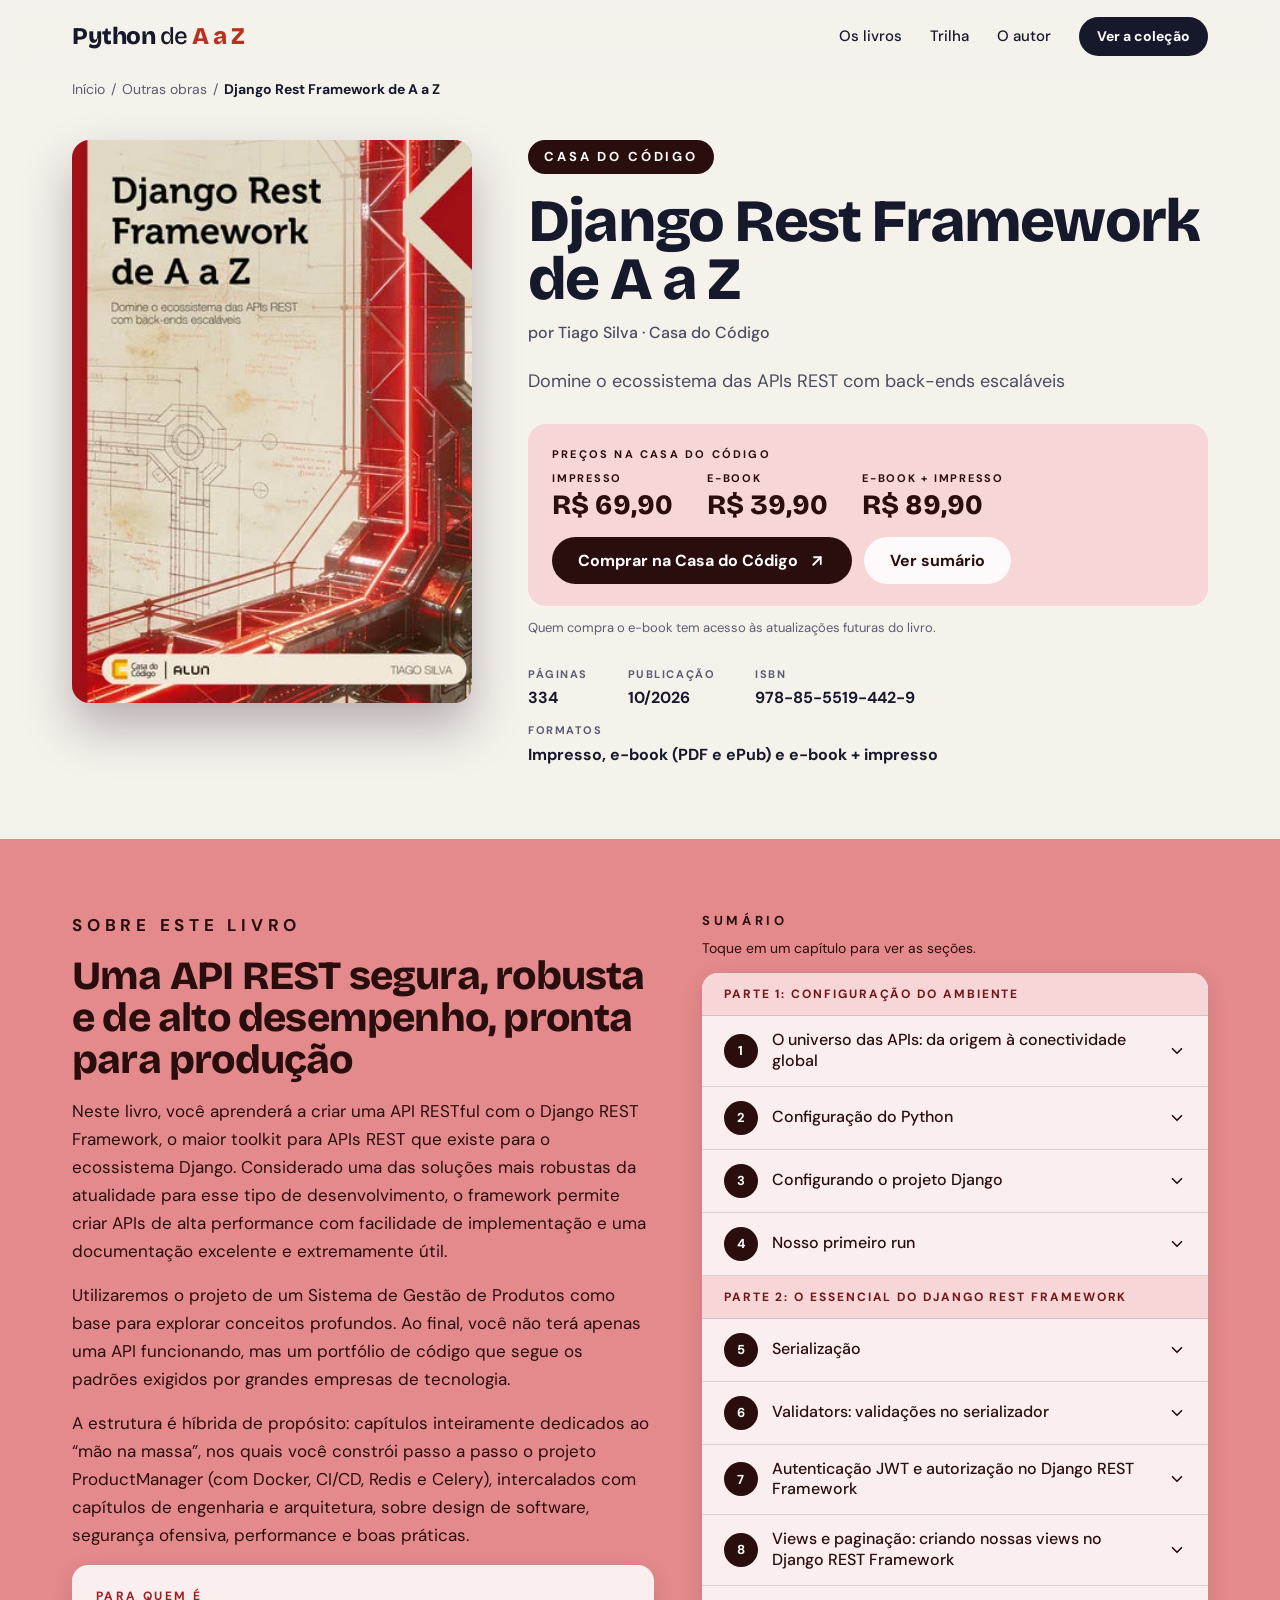
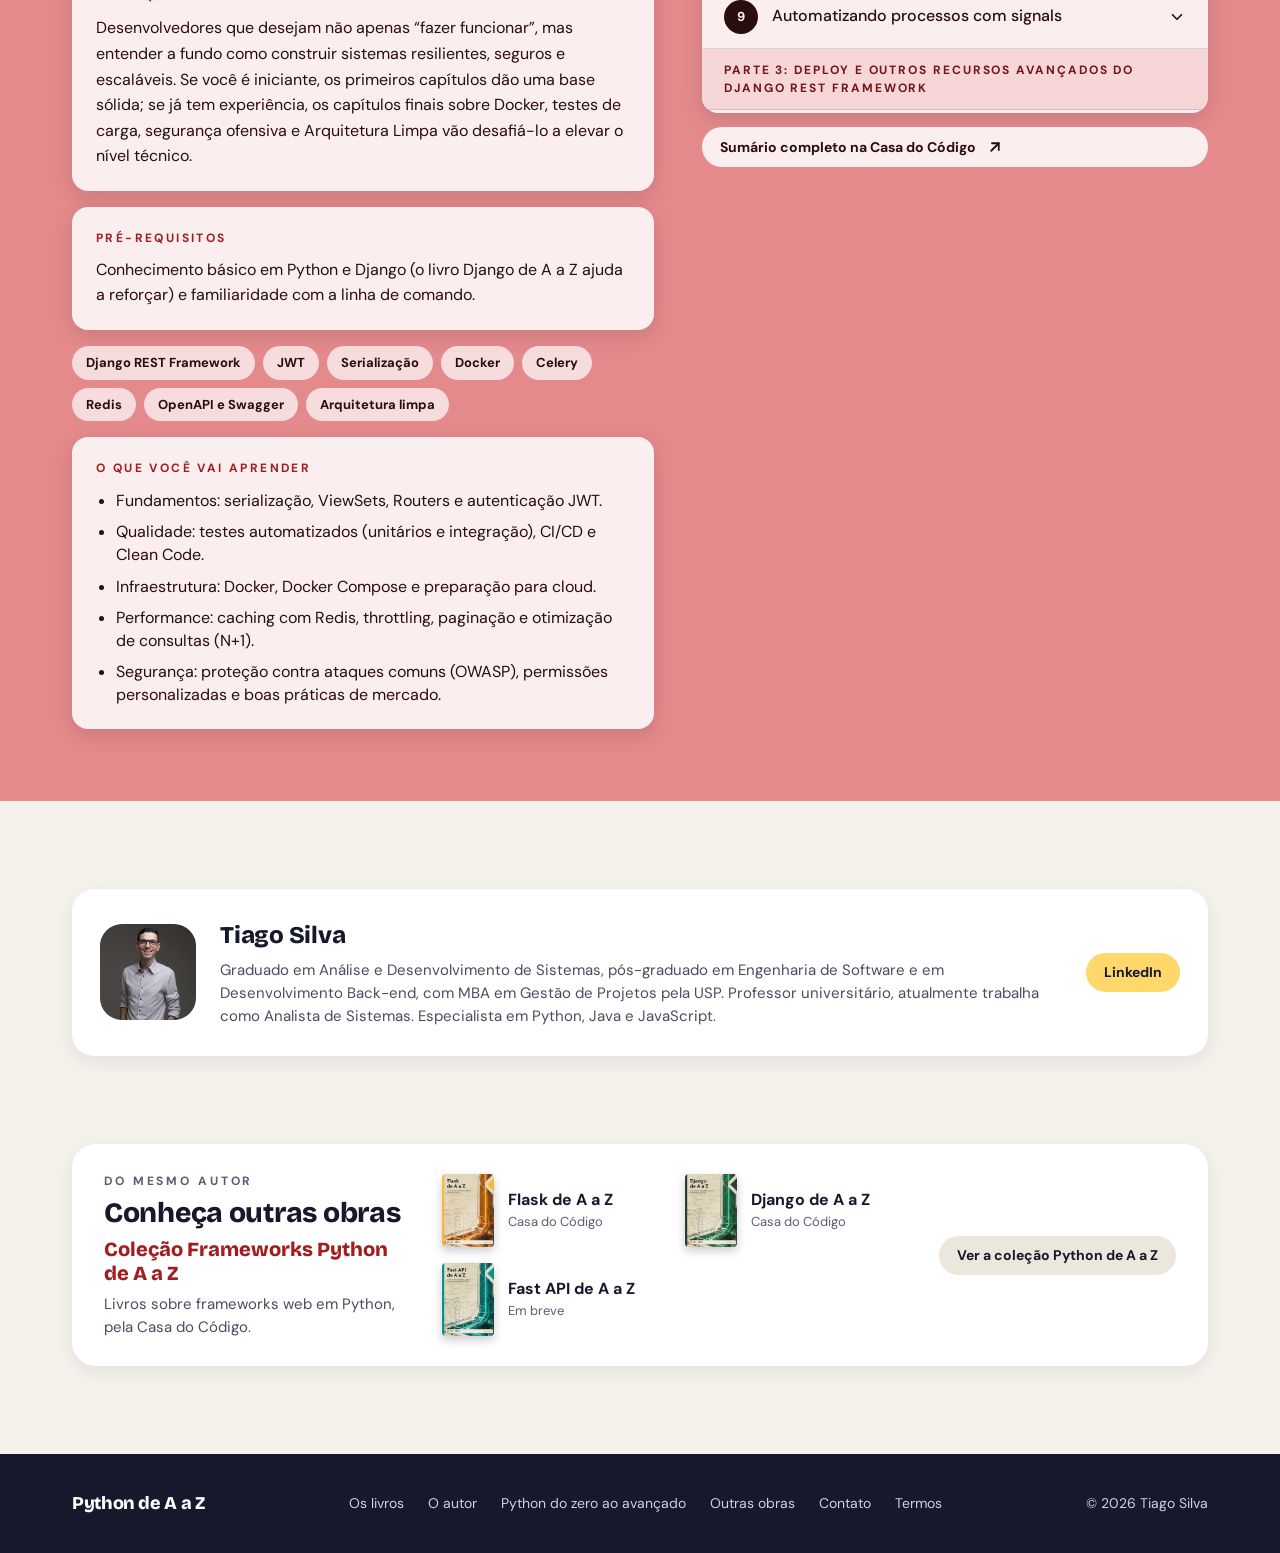
<file: drf.html>
<!doctype html>
<html lang="pt-BR">
<head>
<!-- Google tag (gtag.js) -->
<script>
  window.dataLayer = window.dataLayer || [];
  function gtag(){dataLayer.push(arguments);}
  gtag('js', new Date());
  gtag('config', 'G-75W0L401ED');
  /* o script do Google Analytics só é baixado depois que a página terminou de carregar */
  addEventListener('load', function () {
    setTimeout(function () {
      var s = document.createElement('script');
      s.async = true;
      s.src = 'https://www.googletagmanager.com/gtag/js?id=G-75W0L401ED';
      document.head.appendChild(s);
    }, 0);
  });
</script>
<meta charset="utf-8">
<meta name="viewport" content="width=device-width, initial-scale=1">
<title>Livro de Django REST Framework (DRF) | Tiago Silva</title>
<meta name="description" content="Livro de Django REST Framework: serializers, ViewSets, JWT, testes, Docker, Redis, Celery e segurança para criar APIs REST em Python. Por Tiago Silva.">
<meta name="theme-color" content="#16182c">
<link rel="canonical" href="https://pythondeaaz.com.br/drf.html">
<meta name="robots" content="index, follow, max-image-preview:large">
<meta name="author" content="Tiago Silva">
<meta property="og:type" content="website">
<meta property="og:locale" content="pt_BR">
<meta property="og:site_name" content="Python de A a Z">
<meta property="og:title" content="Livro de Django REST Framework (DRF) | Tiago Silva">
<meta property="og:description" content="Livro de Django REST Framework: serializers, ViewSets, JWT, testes, Docker, Redis, Celery e segurança para criar APIs REST em Python. Por Tiago Silva.">
<meta property="og:url" content="https://pythondeaaz.com.br/drf.html">
<meta property="og:image" content="https://pythondeaaz.com.br/assets/img/og-drf.jpg">
<meta property="og:image:width" content="1200">
<meta property="og:image:height" content="630">
<meta name="twitter:card" content="summary_large_image">
<meta name="twitter:title" content="Livro de Django REST Framework (DRF) | Tiago Silva">
<meta name="twitter:description" content="Livro de Django REST Framework: serializers, ViewSets, JWT, testes, Docker, Redis, Celery e segurança para criar APIs REST em Python. Por Tiago Silva.">
<meta name="twitter:image" content="https://pythondeaaz.com.br/assets/img/og-drf.jpg">
<script type="application/ld+json">{"@context":"https://schema.org","@type":"Book","name":"Django Rest Framework de A a Z","url":"https://pythondeaaz.com.br/drf.html","image":"https://pythondeaaz.com.br/assets/img/drf.webp","description":"Livro de Django REST Framework: serializers, ViewSets, JWT, testes, Docker, Redis, Celery e segurança para criar APIs REST em Python. Por Tiago Silva.","author":{"@type":"Person","name":"Tiago Silva","url":"https://www.linkedin.com/in/tiagoluizrs/"},"publisher":{"@type":"Organization","name":"Casa do Código","url":"https://www.casadocodigo.com.br"},"inLanguage":"pt-BR","bookFormat":"https://schema.org/Paperback","genre":"Programação de computadores","about":[{"@type":"Thing","name":"Django REST Framework"},{"@type":"Thing","name":"Python"}],"keywords":"Django REST Framework, Python, livro de programação, JWT, Serialização, Docker, Celery, Redis, OpenAPI e Swagger, Arquitetura limpa","isPartOf":{"@type":"BookSeries","name":"Frameworks Python de A a Z"},"alternateName":"Django REST Framework de A a Z","datePublished":"2026-10","isbn":"9788555194429","numberOfPages":334,"offers":[{"@type":"Offer","name":"Impresso","price":"69.90","priceCurrency":"BRL","url":"https://www.casadocodigo.com.br/products/livro-django-rest","availability":"https://schema.org/InStock","itemCondition":"https://schema.org/NewCondition","seller":{"@type":"Organization","name":"Casa do Código"}},{"@type":"Offer","name":"E-book","price":"39.90","priceCurrency":"BRL","url":"https://www.casadocodigo.com.br/products/livro-django-rest","availability":"https://schema.org/InStock","itemCondition":"https://schema.org/NewCondition","seller":{"@type":"Organization","name":"Casa do Código"}},{"@type":"Offer","name":"E-book + impresso","price":"89.90","priceCurrency":"BRL","url":"https://www.casadocodigo.com.br/products/livro-django-rest","availability":"https://schema.org/InStock","itemCondition":"https://schema.org/NewCondition","seller":{"@type":"Organization","name":"Casa do Código"}}]}</script>
<script type="application/ld+json">{"@context":"https://schema.org","@type":"BreadcrumbList","itemListElement":[{"@type":"ListItem","position":1,"name":"Início","item":"https://pythondeaaz.com.br/"},{"@type":"ListItem","position":2,"name":"Outras obras","item":"https://pythondeaaz.com.br/outras.html"},{"@type":"ListItem","position":3,"name":"Django Rest Framework de A a Z","item":"https://pythondeaaz.com.br/drf.html"}]}</script>
<link rel="icon" href="favicon.svg" type="image/svg+xml">
<link rel="preload" href="assets/fonts/bricolage-grotesque-800.woff2" as="font" type="font/woff2" crossorigin>
<link rel="preload" href="assets/fonts/dm-sans-500.woff2" as="font" type="font/woff2" crossorigin>
<link rel="stylesheet" href="css/site.min.css">
<script>document.documentElement.classList.add("js");</script>
</head>
<body style="--v-bg:#e48a8c;--v-tint:#f6d6d7;--v-ink:#2a0d0d;--v-accent:#a11d20">
<a class="skip" href="#conteudo">Pular para o conteúdo</a>
<header class="site-header" id="topo">
  <div class="wrap">
    <a class="logo" href="index.html" aria-label="Python de A a Z, página inicial">Python <span>de</span> <b>A a Z</b></a>
    <nav class="nav" aria-label="Principal">
      <a href="index.html#colecao">Os livros</a>
      <a href="index.html#trilha">Trilha</a>
      <a href="index.html#autor">O autor</a>
      <a class="btn btn--dark btn--sm" href="index.html#colecao">Ver a coleção</a>
    </nav>
  </div>
</header>
<main id="conteudo">
<div class="wrap crumbs" aria-label="Você está em"><nav><a href="index.html">Início</a><span>/</span><a href="outras.html">Outras obras</a><span>/</span><b>Django Rest Framework de A a Z</b></nav></div>
<section class="bookhero" aria-labelledby="titulo">
  <div class="wrap bookhero__grid">
    <div class="bookhero__cover reveal"><img src="assets/img/drf.webp" width="341" height="480" alt="Capa do livro Django Rest Framework de A a Z" fetchpriority="high" style="aspect-ratio:341/480"></div>
    <div class="bookhero__info">
      <span class="pill reveal">Casa do Código</span>
      <h1 class="display reveal" id="titulo" style="--i:1">Django Rest Framework de A a Z</h1>
      <p class="by reveal" style="--i:2">por Tiago Silva · Casa do Código</p>
      <p class="lead reveal" style="--i:3">Domine o ecossistema das APIs REST com back-ends escaláveis</p>
      <div class="buybox reveal" style="--i:4">
        <div><small style="display:block;font-size:11px;font-weight:700;letter-spacing:.2em;text-transform:uppercase;color:var(--v-ink)">Preços na Casa do Código</small>
        <div class="prices" style="margin-top:8px">
          <div class="price"><small>Impresso</small><b style="font-size:28px">R$ 69,90</b></div>
          <div class="price"><small>E-book</small><b style="font-size:28px">R$ 39,90</b></div>
          <div class="price"><small>E-book + impresso</small><b style="font-size:28px">R$ 89,90</b></div>
        </div></div>
        <div class="buybox__actions"><a class="btn btn--v" href="https://www.casadocodigo.com.br/products/livro-django-rest" target="_blank" rel="noopener">Comprar na Casa do Código <svg viewBox="0 0 24 24" fill="none" stroke="currentColor" stroke-width="2.4" stroke-linecap="round" stroke-linejoin="round" aria-hidden="true"><path d="M7 17L17 7"/><path d="M8 7h9v9"/></svg></a><a class="btn btn--white" href="#sumario">Ver sumário</a></div>
      </div>
      <p class="note">Quem compra o e-book tem acesso às atualizações futuras do livro.</p>
      <dl class="ficha reveal" style="--i:5"><div><dt>Páginas</dt><dd>334</dd></div><div><dt>Publicação</dt><dd>10/2026</dd></div><div><dt>ISBN</dt><dd>978-85-5519-442-9</dd></div><div><dt>Formatos</dt><dd>Impresso, e-book (PDF e ePub) e e-book + impresso</dd></div></dl>
    </div>
  </div>
</section>

<section class="about" id="sobre">
  <div class="wrap about__grid">
    <div class="about__text">
      <p class="eyebrow reveal">Sobre este livro</p>
      <h2 class="display reveal" style="--i:1">Uma API REST segura, robusta e de alto desempenho, pronta para produção</h2>
      <p>Neste livro, você aprenderá a criar uma API RESTful com o Django REST Framework, o maior toolkit para APIs REST que existe para o ecossistema Django. Considerado uma das soluções mais robustas da atualidade para esse tipo de desenvolvimento, o framework permite criar APIs de alta performance com facilidade de implementação e uma documentação excelente e extremamente útil.</p>
<p>Utilizaremos o projeto de um Sistema de Gestão de Produtos como base para explorar conceitos profundos. Ao final, você não terá apenas uma API funcionando, mas um portfólio de código que segue os padrões exigidos por grandes empresas de tecnologia.</p>
<p>A estrutura é híbrida de propósito: capítulos inteiramente dedicados ao “mão na massa”, nos quais você constrói passo a passo o projeto ProductManager (com Docker, CI/CD, Redis e Celery), intercalados com capítulos de engenharia e arquitetura, sobre design de software, segurança ofensiva, performance e boas práticas.</p>
      <div class="card-soft reveal"><h3>Para quem é</h3><p>Desenvolvedores que desejam não apenas “fazer funcionar”, mas entender a fundo como construir sistemas resilientes, seguros e escaláveis. Se você é iniciante, os primeiros capítulos dão uma base sólida; se já tem experiência, os capítulos finais sobre Docker, testes de carga, segurança ofensiva e Arquitetura Limpa vão desafiá-lo a elevar o nível técnico.</p></div>
      <div class="card-soft reveal"><h3>Pré-requisitos</h3><p>Conhecimento básico em Python e Django (o livro Django de A a Z ajuda a reforçar) e familiaridade com a linha de comando.</p></div>
      <div class="chips reveal"><span class="chip">Django REST Framework</span><span class="chip">JWT</span><span class="chip">Serialização</span><span class="chip">Docker</span><span class="chip">Celery</span><span class="chip">Redis</span><span class="chip">OpenAPI e Swagger</span><span class="chip">Arquitetura limpa</span></div>
      <div class="card-soft reveal"><h3>O que você vai aprender</h3><ul>
<li>Fundamentos: serialização, ViewSets, Routers e autenticação JWT.</li>
<li>Qualidade: testes automatizados (unitários e integração), CI/CD e Clean Code.</li>
<li>Infraestrutura: Docker, Docker Compose e preparação para cloud.</li>
<li>Performance: caching com Redis, throttling, paginação e otimização de consultas (N+1).</li>
<li>Segurança: proteção contra ataques comuns (OWASP), permissões personalizadas e boas práticas de mercado.</li>
</ul></div>
    </div>
    <div class="toc-wrap" id="sumario">
      <h2>Sumário</h2>
      <p>Toque em um capítulo para ver as seções.</p>
      <div class="toc"><div class="toc__scroll" data-lenis-prevent>
<div class="toc__part">Parte 1: Configuração do ambiente</div>
<details><summary><span class="toc__n">1</span><span class="toc__t">O universo das APIs: da origem à conectividade global</span><svg class="toc__chev" viewBox="0 0 24 24" fill="none" stroke="currentColor" stroke-width="2.2" stroke-linecap="round" stroke-linejoin="round" aria-hidden="true"><path d="M6 9l6 6 6-6"/></svg></summary><div class="toc__d"><ul><li>O que é, afinal, uma API?</li><li>Uma breve história da integração</li><li>Arquitetura de Software: do monólito aos microsserviços</li><li>O protocolo da web: HTTP em profundidade</li><li>REST: as 6 restrições arquiteturais (constraints)</li></ul></div></details>
<details><summary><span class="toc__n">2</span><span class="toc__t">Configuração do Python</span><svg class="toc__chev" viewBox="0 0 24 24" fill="none" stroke="currentColor" stroke-width="2.2" stroke-linecap="round" stroke-linejoin="round" aria-hidden="true"><path d="M6 9l6 6 6-6"/></svg></summary><div class="toc__d"><ul><li>Instalando o Python e suas dependências</li><li>Escolhendo uma IDE</li><li>Testando o ambiente para começar</li></ul></div></details>
<details><summary><span class="toc__n">3</span><span class="toc__t">Configurando o projeto Django</span><svg class="toc__chev" viewBox="0 0 24 24" fill="none" stroke="currentColor" stroke-width="2.2" stroke-linecap="round" stroke-linejoin="round" aria-hidden="true"><path d="M6 9l6 6 6-6"/></svg></summary><div class="toc__d"><ul><li>Instalando o Django</li><li>Criando o projeto</li><li>Sobre o projeto</li><li>Arquivos de configuração do projeto</li></ul></div></details>
<details><summary><span class="toc__n">4</span><span class="toc__t">Nosso primeiro run</span><svg class="toc__chev" viewBox="0 0 24 24" fill="none" stroke="currentColor" stroke-width="2.2" stroke-linecap="round" stroke-linejoin="round" aria-hidden="true"><path d="M6 9l6 6 6-6"/></svg></summary><div class="toc__d"><ul><li>Criando as models do projeto</li><li>Configurando o Django REST Framework</li></ul></div></details>
<div class="toc__part">Parte 2: O essencial do Django REST Framework</div>
<details><summary><span class="toc__n">5</span><span class="toc__t">Serialização</span><svg class="toc__chev" viewBox="0 0 24 24" fill="none" stroke="currentColor" stroke-width="2.2" stroke-linecap="round" stroke-linejoin="round" aria-hidden="true"><path d="M6 9l6 6 6-6"/></svg></summary><div class="toc__d"><ul><li>Serializando as models</li><li>Campos e argumentos da classe Serializer</li></ul></div></details>
<details><summary><span class="toc__n">6</span><span class="toc__t">Validators: validações no serializador</span><svg class="toc__chev" viewBox="0 0 24 24" fill="none" stroke="currentColor" stroke-width="2.2" stroke-linecap="round" stroke-linejoin="round" aria-hidden="true"><path d="M6 9l6 6 6-6"/></svg></summary><div class="toc__d"><ul><li>Tipos de validators</li><li>Padrões avançados de validators</li><li>Criando validators customizados</li></ul></div></details>
<details><summary><span class="toc__n">7</span><span class="toc__t">Autenticação JWT e autorização no Django REST Framework</span><svg class="toc__chev" viewBox="0 0 24 24" fill="none" stroke="currentColor" stroke-width="2.2" stroke-linecap="round" stroke-linejoin="round" aria-hidden="true"><path d="M6 9l6 6 6-6"/></svg></summary><div class="toc__d"><ul><li>Autenticação JWT no DRF</li><li>Endpoint de login com JWT</li><li>Customizando o login</li></ul></div></details>
<details><summary><span class="toc__n">8</span><span class="toc__t">Views e paginação: criando nossas views no Django REST Framework</span><svg class="toc__chev" viewBox="0 0 24 24" fill="none" stroke="currentColor" stroke-width="2.2" stroke-linecap="round" stroke-linejoin="round" aria-hidden="true"><path d="M6 9l6 6 6-6"/></svg></summary><div class="toc__d"><ul><li>Antes de começar</li><li>Model views</li><li>Generic views</li><li>Paginação</li></ul></div></details>
<details><summary><span class="toc__n">9</span><span class="toc__t">Automatizando processos com signals</span><svg class="toc__chev" viewBox="0 0 24 24" fill="none" stroke="currentColor" stroke-width="2.2" stroke-linecap="round" stroke-linejoin="round" aria-hidden="true"><path d="M6 9l6 6 6-6"/></svg></summary><div class="toc__d"><ul><li>O cenário</li><li>Criando nossos sinais em uma estrutura organizacional</li><li>Registrando os sinais na aplicação</li><li>Testando a automação</li><li>Aprofundando em signals (teoria avançada)</li></ul></div></details>
<div class="toc__part">Parte 3: Deploy e outros recursos avançados do Django REST Framework</div>
<details><summary><span class="toc__n">10</span><span class="toc__t">Testes unitários</span><svg class="toc__chev" viewBox="0 0 24 24" fill="none" stroke="currentColor" stroke-width="2.2" stroke-linecap="round" stroke-linejoin="round" aria-hidden="true"><path d="M6 9l6 6 6-6"/></svg></summary><div class="toc__d"><ul><li>Exemplos de testes</li><li>Como executar os testes</li><li>Criando mais testes para nosso projeto</li><li>Indo além: testes avançados</li></ul></div></details>
<details><summary><span class="toc__n">11</span><span class="toc__t">Documentação de APIs com OpenAPI e Swagger</span><svg class="toc__chev" viewBox="0 0 24 24" fill="none" stroke="currentColor" stroke-width="2.2" stroke-linecap="round" stroke-linejoin="round" aria-hidden="true"><path d="M6 9l6 6 6-6"/></svg></summary><div class="toc__d"><ul><li>Documentando APIs no Django REST Framework</li><li>Personalizando a documentação</li></ul></div></details>
<details><summary><span class="toc__n">12</span><span class="toc__t">Preparando seu projeto para o Docker</span><svg class="toc__chev" viewBox="0 0 24 24" fill="none" stroke="currentColor" stroke-width="2.2" stroke-linecap="round" stroke-linejoin="round" aria-hidden="true"><path d="M6 9l6 6 6-6"/></svg></summary><div class="toc__d"><ul><li>Passo a passo: criando o Dockerfile</li><li>Passo a passo: criando o docker-compose.yml</li><li>Instalando o Docker no seu computador</li><li>Como rodar o projeto com Docker</li><li>Dicas avançadas</li><li>Bônus: fazendo o deploy da sua API</li></ul></div></details>
<details><summary><span class="toc__n">13</span><span class="toc__t">Monitoramento e logging em APIs Django REST</span><svg class="toc__chev" viewBox="0 0 24 24" fill="none" stroke="currentColor" stroke-width="2.2" stroke-linecap="round" stroke-linejoin="round" aria-hidden="true"><path d="M6 9l6 6 6-6"/></svg></summary><div class="toc__d"><ul><li>Configurando logging no Django</li><li>Registrando logs na sua API</li><li>Métricas em sua API: integrando Prometheus ao Django</li><li>Monitorando erros com Sentry</li><li>Boas práticas de monitoramento e logging</li></ul></div></details>
<details><summary><span class="toc__n">14</span><span class="toc__t">Teste de estresse com Locust</span><svg class="toc__chev" viewBox="0 0 24 24" fill="none" stroke="currentColor" stroke-width="2.2" stroke-linecap="round" stroke-linejoin="round" aria-hidden="true"><path d="M6 9l6 6 6-6"/></svg></summary><div class="toc__d"><ul><li>Locust</li><li>Executando testes visualmente via interface web</li><li>Estudos de caso</li></ul></div></details>
<details><summary><span class="toc__n">15</span><span class="toc__t">Streaming e WebSocket</span><svg class="toc__chev" viewBox="0 0 24 24" fill="none" stroke="currentColor" stroke-width="2.2" stroke-linecap="round" stroke-linejoin="round" aria-hidden="true"><path d="M6 9l6 6 6-6"/></svg></summary><div class="toc__d"><ul><li>O que é streaming?</li><li>Mãos na massa: exportação de produtos via streaming</li><li>O que é WebSocket?</li><li>Mãos na massa: notificações de estoque em tempo real</li><li>Dicas para projetos reais</li></ul></div></details>
<details><summary><span class="toc__n">16</span><span class="toc__t">Recursos assíncronos e background tasks com Celery</span><svg class="toc__chev" viewBox="0 0 24 24" fill="none" stroke="currentColor" stroke-width="2.2" stroke-linecap="round" stroke-linejoin="round" aria-hidden="true"><path d="M6 9l6 6 6-6"/></svg></summary><div class="toc__d"><ul><li>Por que processamento assíncrono?</li><li>O que é o Celery?</li><li>Mãos na massa: implementando o Celery</li><li>Automatizando no Docker Compose (dica avançada)</li><li>Monitoramento (opcional)</li></ul></div></details>
<div class="toc__part">Parte 4: Arquitetura, segurança e outros recursos extras</div>
<details><summary><span class="toc__n">17</span><span class="toc__t">Arquitetura Limpa e boas práticas: a arte da Engenharia de Software no Django</span><svg class="toc__chev" viewBox="0 0 24 24" fill="none" stroke="currentColor" stroke-width="2.2" stroke-linecap="round" stroke-linejoin="round" aria-hidden="true"><path d="M6 9l6 6 6-6"/></svg></summary><div class="toc__d"><ul><li>Onde mora a lógica de negócios?</li><li>DRY (Don&#x27;t Repeat Yourself) de verdade</li><li>Tratamento de erros elegante (Exception Handling)</li><li>Segurança e controle: Throttling</li><li>Organização de código e “Code Smells”</li></ul></div></details>
<details><summary><span class="toc__n">18</span><span class="toc__t">Segurança ofensiva e otimização extrema: o nível Principal Engineer</span><svg class="toc__chev" viewBox="0 0 24 24" fill="none" stroke="currentColor" stroke-width="2.2" stroke-linecap="round" stroke-linejoin="round" aria-hidden="true"><path d="M6 9l6 6 6-6"/></svg></summary><div class="toc__d"><ul><li>Segurança: além do básico</li><li>Performance: o gargalo invisível</li><li>Caching com Redis: velocidade da luz</li></ul></div></details>
<details><summary><span class="toc__n">A</span><span class="toc__t">Apêndice A: cheat sheet (folha de cola)</span><svg class="toc__chev" viewBox="0 0 24 24" fill="none" stroke="currentColor" stroke-width="2.2" stroke-linecap="round" stroke-linejoin="round" aria-hidden="true"><path d="M6 9l6 6 6-6"/></svg></summary><div class="toc__d"><ul><li>Docker e Docker Compose</li><li>Django (gerenciamento)</li><li>HTTP status codes (os essenciais)</li><li>Django REST Framework (DRF)</li><li>Comandos de teste (Pytest/Unittest)</li></ul></div></details>
<div style="display:flex;align-items:center;gap:14px;padding:14px 22px;border-bottom:1px solid rgba(22,24,44,.14)"><span class="toc__n">B</span><span class="toc__t">Apêndice B: o caminho para Staff Engineer e Principal Engineer (roadmap)</span></div>
</div></div>
      <a class="btn btn--white btn--sm" href="https://www.casadocodigo.com.br/pages/sumario-django-rest" target="_blank" rel="noopener">Sumário completo na Casa do Código <svg viewBox="0 0 24 24" fill="none" stroke="currentColor" stroke-width="2.4" stroke-linecap="round" stroke-linejoin="round" aria-hidden="true"><path d="M7 17L17 7"/><path d="M8 7h9v9"/></svg></a>
    </div>
  </div>
</section>

<section class="section">
  <div class="wrap">
    <div class="authorbox reveal">
      <img src="assets/img/autor-360.webp" width="360" height="360" alt="Tiago Silva" loading="lazy">
      <div><h3>Tiago Silva</h3><p>Graduado em Análise e Desenvolvimento de Sistemas, pós-graduado em Engenharia de Software e em Desenvolvimento Back-end, com MBA em Gestão de Projetos pela USP. Professor universitário, atualmente trabalha como Analista de Sistemas. Especialista em Python, Java e JavaScript.</p></div>
      <a class="btn btn--gold btn--sm" href="https://www.linkedin.com/in/tiagoluizrs/" target="_blank" rel="noopener">LinkedIn</a>
    </div>
  </div>
</section>

<section class="wrap" style="padding-bottom:clamp(48px,7vw,88px)">
  <div class="more reveal">
    <div class="more__intro"><small>Do mesmo autor</small><strong>Conheça outras obras</strong><em>Coleção Frameworks Python de A a Z</em><span>Livros sobre frameworks web em Python, pela Casa do Código.</span></div>
    <div class="more__list"><a class="mini" href="flask.html"><img src="assets/img/flask-160.webp" width="341" height="480" alt="" loading="lazy"><div><strong>Flask de A a Z</strong><span>Casa do Código</span></div></a><a class="mini" href="django.html"><img src="assets/img/django-160.webp" width="341" height="480" alt="" loading="lazy"><div><strong>Django de A a Z</strong><span>Casa do Código</span></div></a><a class="mini" href="fastapi.html"><img src="assets/img/fastapi-160.webp" width="341" height="480" alt="" loading="lazy"><div><strong>Fast API de A a Z</strong><span>Em breve</span></div></a></div>
    <a class="btn btn--chip btn--sm" href="index.html#colecao">Ver a coleção Python de A a Z</a>
  </div>
</section>
</main>
<footer class="site-footer">
  <div class="wrap">
    <span class="logo">Python de A a Z</span>
    <nav aria-label="Rodapé">
      <a href="index.html#colecao">Os livros</a>
      <a href="index.html#autor">O autor</a>
      <a href="livro-python-do-basico-ao-avancado.html">Python do zero ao avançado</a>
      <a href="outras.html">Outras obras</a>
      <a href="mailto:tiagoluizrs@gmail.com">Contato</a>
      <a href="termos.html">Termos</a>
    </nav>
    <span>© 2026 Tiago Silva</span>
  </div>
</footer>
<script src="js/app.min.js" defer></script>
</body>
</html>
</file>
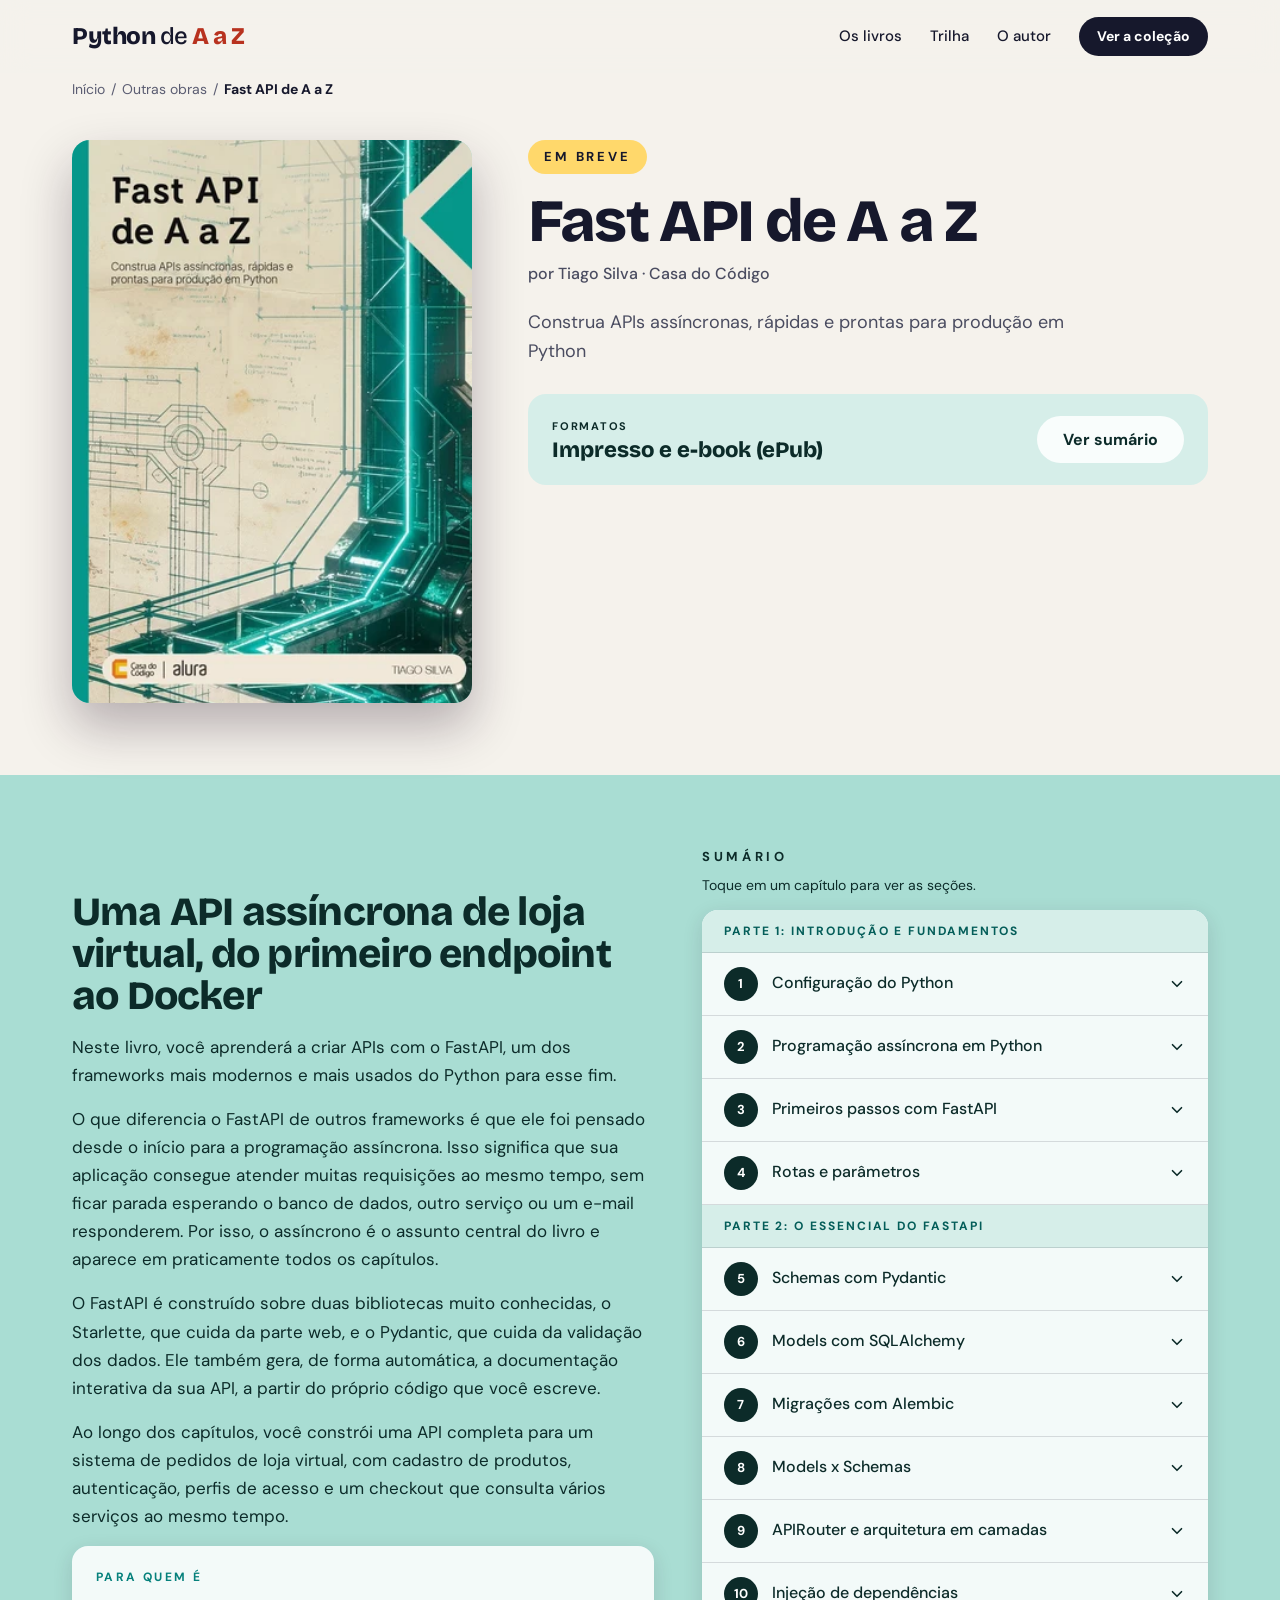
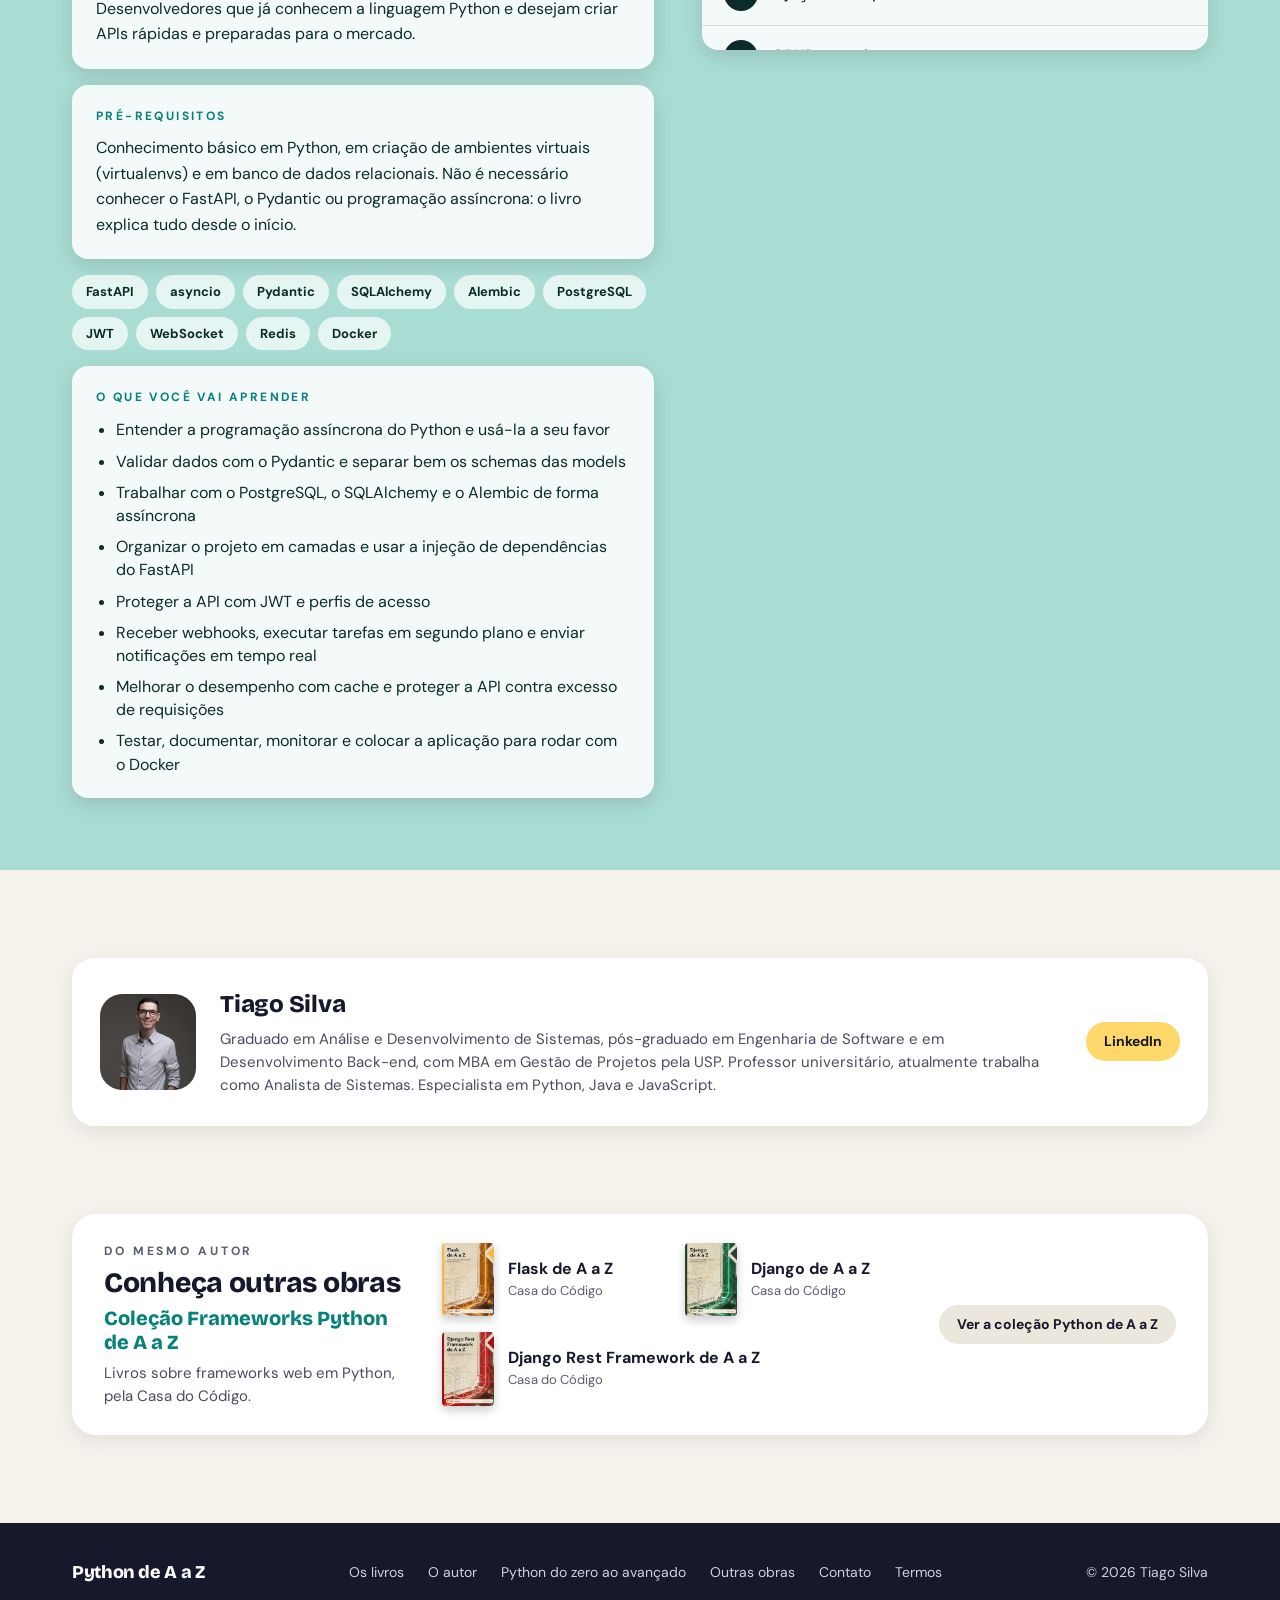
<file: fastapi.html>
<!doctype html>
<html lang="pt-BR">
<head>
<!-- Google tag (gtag.js) -->
<script>
  window.dataLayer = window.dataLayer || [];
  function gtag(){dataLayer.push(arguments);}
  gtag('js', new Date());
  gtag('config', 'G-75W0L401ED');
  /* o script do Google Analytics só é baixado depois que a página terminou de carregar */
  addEventListener('load', function () {
    setTimeout(function () {
      var s = document.createElement('script');
      s.async = true;
      s.src = 'https://www.googletagmanager.com/gtag/js?id=G-75W0L401ED';
      document.head.appendChild(s);
    }, 0);
  });
</script>
<meta charset="utf-8">
<meta name="viewport" content="width=device-width, initial-scale=1">
<title>Livro de FastAPI em Python: Fast API de A a Z | Tiago Silva</title>
<meta name="description" content="Livro de FastAPI em Python: APIs assíncronas com Pydantic, SQLAlchemy, JWT, WebSocket, Redis e Docker. Fast API de A a Z, de Tiago Silva. Em breve.">
<meta name="theme-color" content="#16182c">
<link rel="canonical" href="https://pythondeaaz.com.br/fastapi.html">
<meta name="robots" content="index, follow, max-image-preview:large">
<meta name="author" content="Tiago Silva">
<meta property="og:type" content="website">
<meta property="og:locale" content="pt_BR">
<meta property="og:site_name" content="Python de A a Z">
<meta property="og:title" content="Livro de FastAPI em Python: Fast API de A a Z | Tiago Silva">
<meta property="og:description" content="Livro de FastAPI em Python: APIs assíncronas com Pydantic, SQLAlchemy, JWT, WebSocket, Redis e Docker. Fast API de A a Z, de Tiago Silva. Em breve.">
<meta property="og:url" content="https://pythondeaaz.com.br/fastapi.html">
<meta property="og:image" content="https://pythondeaaz.com.br/assets/img/og-fastapi.jpg">
<meta property="og:image:width" content="1200">
<meta property="og:image:height" content="630">
<meta name="twitter:card" content="summary_large_image">
<meta name="twitter:title" content="Livro de FastAPI em Python: Fast API de A a Z | Tiago Silva">
<meta name="twitter:description" content="Livro de FastAPI em Python: APIs assíncronas com Pydantic, SQLAlchemy, JWT, WebSocket, Redis e Docker. Fast API de A a Z, de Tiago Silva. Em breve.">
<meta name="twitter:image" content="https://pythondeaaz.com.br/assets/img/og-fastapi.jpg">
<script type="application/ld+json">{"@context":"https://schema.org","@type":"Book","name":"Fast API de A a Z","url":"https://pythondeaaz.com.br/fastapi.html","image":"https://pythondeaaz.com.br/assets/img/fastapi.webp","description":"Livro de FastAPI em Python: APIs assíncronas com Pydantic, SQLAlchemy, JWT, WebSocket, Redis e Docker. Fast API de A a Z, de Tiago Silva. Em breve.","author":{"@type":"Person","name":"Tiago Silva","url":"https://www.linkedin.com/in/tiagoluizrs/"},"publisher":{"@type":"Organization","name":"Casa do Código","url":"https://www.casadocodigo.com.br"},"inLanguage":"pt-BR","bookFormat":"https://schema.org/Paperback","genre":"Programação de computadores","about":[{"@type":"Thing","name":"FastAPI"},{"@type":"Thing","name":"Python"}],"keywords":"FastAPI, Python, livro de programação, asyncio, Pydantic, SQLAlchemy, Alembic, PostgreSQL, JWT, WebSocket, Redis, Docker","isPartOf":{"@type":"BookSeries","name":"Frameworks Python de A a Z"},"alternateName":"FastAPI de A a Z"}</script>
<script type="application/ld+json">{"@context":"https://schema.org","@type":"BreadcrumbList","itemListElement":[{"@type":"ListItem","position":1,"name":"Início","item":"https://pythondeaaz.com.br/"},{"@type":"ListItem","position":2,"name":"Outras obras","item":"https://pythondeaaz.com.br/outras.html"},{"@type":"ListItem","position":3,"name":"Fast API de A a Z","item":"https://pythondeaaz.com.br/fastapi.html"}]}</script>
<link rel="icon" href="favicon.svg" type="image/svg+xml">
<link rel="preload" href="assets/fonts/bricolage-grotesque-800.woff2" as="font" type="font/woff2" crossorigin>
<link rel="preload" href="assets/fonts/dm-sans-500.woff2" as="font" type="font/woff2" crossorigin>
<link rel="stylesheet" href="css/site.min.css">
<script>document.documentElement.classList.add("js");</script>
</head>
<body style="--v-bg:#a9ddd3;--v-tint:#d6eee9;--v-ink:#0c2b29;--v-accent:#06817c">
<a class="skip" href="#conteudo">Pular para o conteúdo</a>
<header class="site-header" id="topo">
  <div class="wrap">
    <a class="logo" href="index.html" aria-label="Python de A a Z, página inicial">Python <span>de</span> <b>A a Z</b></a>
    <nav class="nav" aria-label="Principal">
      <a href="index.html#colecao">Os livros</a>
      <a href="index.html#trilha">Trilha</a>
      <a href="index.html#autor">O autor</a>
      <a class="btn btn--dark btn--sm" href="index.html#colecao">Ver a coleção</a>
    </nav>
  </div>
</header>
<main id="conteudo">
<div class="wrap crumbs" aria-label="Você está em"><nav><a href="index.html">Início</a><span>/</span><a href="outras.html">Outras obras</a><span>/</span><b>Fast API de A a Z</b></nav></div>
<section class="bookhero" aria-labelledby="titulo">
  <div class="wrap bookhero__grid">
    <div class="bookhero__cover reveal"><img src="assets/img/fastapi.webp" width="341" height="480" alt="Capa do livro Fast API de A a Z" style="aspect-ratio:341/480"></div>
    <div class="bookhero__info">
      <span class="pill pill--gold reveal">Em breve</span>
      <h1 class="display reveal" id="titulo" style="--i:1">Fast API de A a Z</h1>
      <p class="by reveal" style="--i:2">por Tiago Silva · Casa do Código</p>
      <p class="lead reveal" style="--i:3">Construa APIs assíncronas, rápidas e prontas para produção em Python</p>
      <div class="buybox reveal" style="--i:4">
        <div><div class="price"><small>Formatos</small><b style="font-size:22px">Impresso e e-book (ePub)</b></div></div>
        <div class="buybox__actions"><a class="btn btn--white" href="#sumario">Ver sumário</a></div>
      </div>
      
    </div>
  </div>
</section>

<section class="about" id="sobre">
  <div class="wrap about__grid">
    <div class="about__text">
      <p class="eyebrow reveal">Sobre este livro</p>
      <h2 class="display reveal" style="--i:1">Uma API assíncrona de loja virtual, do primeiro endpoint ao Docker</h2>
      <p>Neste livro, você aprenderá a criar APIs com o FastAPI, um dos frameworks mais modernos e mais usados do Python para esse fim.</p>
<p>O que diferencia o FastAPI de outros frameworks é que ele foi pensado desde o início para a programação assíncrona. Isso significa que sua aplicação consegue atender muitas requisições ao mesmo tempo, sem ficar parada esperando o banco de dados, outro serviço ou um e-mail responderem. Por isso, o assíncrono é o assunto central do livro e aparece em praticamente todos os capítulos.</p>
<p>O FastAPI é construído sobre duas bibliotecas muito conhecidas, o Starlette, que cuida da parte web, e o Pydantic, que cuida da validação dos dados. Ele também gera, de forma automática, a documentação interativa da sua API, a partir do próprio código que você escreve.</p>
<p>Ao longo dos capítulos, você constrói uma API completa para um sistema de pedidos de loja virtual, com cadastro de produtos, autenticação, perfis de acesso e um checkout que consulta vários serviços ao mesmo tempo.</p>
      <div class="card-soft reveal"><h3>Para quem é</h3><p>Desenvolvedores que já conhecem a linguagem Python e desejam criar APIs rápidas e preparadas para o mercado.</p></div>
      <div class="card-soft reveal"><h3>Pré-requisitos</h3><p>Conhecimento básico em Python, em criação de ambientes virtuais (virtualenvs) e em banco de dados relacionais. Não é necessário conhecer o FastAPI, o Pydantic ou programação assíncrona: o livro explica tudo desde o início.</p></div>
      <div class="chips reveal"><span class="chip">FastAPI</span><span class="chip">asyncio</span><span class="chip">Pydantic</span><span class="chip">SQLAlchemy</span><span class="chip">Alembic</span><span class="chip">PostgreSQL</span><span class="chip">JWT</span><span class="chip">WebSocket</span><span class="chip">Redis</span><span class="chip">Docker</span></div>
      <div class="card-soft reveal"><h3>O que você vai aprender</h3><ul>
<li>Entender a programação assíncrona do Python e usá-la a seu favor</li>
<li>Validar dados com o Pydantic e separar bem os schemas das models</li>
<li>Trabalhar com o PostgreSQL, o SQLAlchemy e o Alembic de forma assíncrona</li>
<li>Organizar o projeto em camadas e usar a injeção de dependências do FastAPI</li>
<li>Proteger a API com JWT e perfis de acesso</li>
<li>Receber webhooks, executar tarefas em segundo plano e enviar notificações em tempo real</li>
<li>Melhorar o desempenho com cache e proteger a API contra excesso de requisições</li>
<li>Testar, documentar, monitorar e colocar a aplicação para rodar com o Docker</li>
</ul></div>
    </div>
    <div class="toc-wrap" id="sumario">
      <h2>Sumário</h2>
      <p>Toque em um capítulo para ver as seções.</p>
      <div class="toc"><div class="toc__scroll" data-lenis-prevent>
<div class="toc__part">Parte 1: Introdução e fundamentos</div>
<details><summary><span class="toc__n">1</span><span class="toc__t">Configuração do Python</span><svg class="toc__chev" viewBox="0 0 24 24" fill="none" stroke="currentColor" stroke-width="2.2" stroke-linecap="round" stroke-linejoin="round" aria-hidden="true"><path d="M6 9l6 6 6-6"/></svg></summary><div class="toc__d"><ul><li>Instalando o Python e suas dependências</li><li>Escolhendo uma IDE</li><li>Testando o ambiente para começar</li></ul></div></details>
<details><summary><span class="toc__n">2</span><span class="toc__t">Programação assíncrona em Python</span><svg class="toc__chev" viewBox="0 0 24 24" fill="none" stroke="currentColor" stroke-width="2.2" stroke-linecap="round" stroke-linejoin="round" aria-hidden="true"><path d="M6 9l6 6 6-6"/></svg></summary><div class="toc__d"><ul><li>O problema de esperar</li><li>Concorrência, paralelismo e threads</li><li>async e await</li><li>O laço de eventos</li><li>Rodando tarefas ao mesmo tempo com asyncio.gather</li><li>Quando o assíncrono não ajuda</li></ul></div></details>
<details><summary><span class="toc__n">3</span><span class="toc__t">Primeiros passos com FastAPI</span><svg class="toc__chev" viewBox="0 0 24 24" fill="none" stroke="currentColor" stroke-width="2.2" stroke-linecap="round" stroke-linejoin="round" aria-hidden="true"><path d="M6 9l6 6 6-6"/></svg></summary><div class="toc__d"><ul><li>O que é o FastAPI e por que ele é assíncrono</li><li>Instalando o FastAPI</li><li>Estrutura do projeto</li><li>Regras de negócio do sistema</li><li>Configurações e variáveis de ambiente</li><li>Nosso primeiro run</li><li>A documentação automática</li></ul></div></details>
<details><summary><span class="toc__n">4</span><span class="toc__t">Rotas e parâmetros</span><svg class="toc__chev" viewBox="0 0 24 24" fill="none" stroke="currentColor" stroke-width="2.2" stroke-linecap="round" stroke-linejoin="round" aria-hidden="true"><path d="M6 9l6 6 6-6"/></svg></summary><div class="toc__d"><ul><li>Entendendo as rotas</li><li>Nossa primeira rota</li><li>Parâmetros de caminho</li><li>Parâmetros de consulta</li><li>Corpo da requisição</li><li>Verbos HTTP</li><li>Códigos de status</li></ul></div></details>
<div class="toc__part">Parte 2: O essencial do FastAPI</div>
<details><summary><span class="toc__n">5</span><span class="toc__t">Schemas com Pydantic</span><svg class="toc__chev" viewBox="0 0 24 24" fill="none" stroke="currentColor" stroke-width="2.2" stroke-linecap="round" stroke-linejoin="round" aria-hidden="true"><path d="M6 9l6 6 6-6"/></svg></summary><div class="toc__d"><ul><li>O que são schemas</li><li>Criando nossos primeiros schemas</li><li>Tipos e restrições dos campos</li><li>Validadores</li><li>Schemas de entrada e de saída</li><li>Schemas aninhados</li></ul></div></details>
<details><summary><span class="toc__n">6</span><span class="toc__t">Models com SQLAlchemy</span><svg class="toc__chev" viewBox="0 0 24 24" fill="none" stroke="currentColor" stroke-width="2.2" stroke-linecap="round" stroke-linejoin="round" aria-hidden="true"><path d="M6 9l6 6 6-6"/></svg></summary><div class="toc__d"><ul><li>O banco de dados PostgreSQL</li><li>Conexão assíncrona com o banco</li><li>Criando as models</li><li>Relacionamentos</li><li>Constraints e índices</li><li>A sessão assíncrona</li></ul></div></details>
<details><summary><span class="toc__n">7</span><span class="toc__t">Migrações com Alembic</span><svg class="toc__chev" viewBox="0 0 24 24" fill="none" stroke="currentColor" stroke-width="2.2" stroke-linecap="round" stroke-linejoin="round" aria-hidden="true"><path d="M6 9l6 6 6-6"/></svg></summary><div class="toc__d"><ul><li>O que são migrações</li><li>Instalando e configurando o Alembic</li><li>Gerando a primeira migração</li><li>Aplicando e revertendo migrações</li><li>Boas práticas</li></ul></div></details>
<details><summary><span class="toc__n">8</span><span class="toc__t">Models x Schemas</span><svg class="toc__chev" viewBox="0 0 24 24" fill="none" stroke="currentColor" stroke-width="2.2" stroke-linecap="round" stroke-linejoin="round" aria-hidden="true"><path d="M6 9l6 6 6-6"/></svg></summary><div class="toc__d"><ul><li>Por que separar models e schemas</li><li>Ligando um ao outro com from_attributes</li><li>O response_model</li><li>Schemas de criação, atualização e leitura</li><li>Erros comuns</li></ul></div></details>
<details><summary><span class="toc__n">9</span><span class="toc__t">APIRouter e arquitetura em camadas</span><svg class="toc__chev" viewBox="0 0 24 24" fill="none" stroke="currentColor" stroke-width="2.2" stroke-linecap="round" stroke-linejoin="round" aria-hidden="true"><path d="M6 9l6 6 6-6"/></svg></summary><div class="toc__d"><ul><li>O APIRouter</li><li>Organizando o projeto em módulos</li><li>A camada de rotas</li><li>A camada de serviços</li><li>A camada de repositórios</li><li>Rotas gordas e como evitá-las</li></ul></div></details>
<details><summary><span class="toc__n">10</span><span class="toc__t">Injeção de dependências</span><svg class="toc__chev" viewBox="0 0 24 24" fill="none" stroke="currentColor" stroke-width="2.2" stroke-linecap="round" stroke-linejoin="round" aria-hidden="true"><path d="M6 9l6 6 6-6"/></svg></summary><div class="toc__d"><ul><li>O que é injeção de dependências</li><li>Nossa primeira dependência com Depends</li><li>Dependências com yield: a sessão do banco</li><li>Dependências em cadeia</li><li>Dependências em um router inteiro</li><li>Sobrescrevendo dependências</li></ul></div></details>
<details><summary><span class="toc__n">11</span><span class="toc__t">CRUD completo</span><svg class="toc__chev" viewBox="0 0 24 24" fill="none" stroke="currentColor" stroke-width="2.2" stroke-linecap="round" stroke-linejoin="round" aria-hidden="true"><path d="M6 9l6 6 6-6"/></svg></summary><div class="toc__d"><ul><li>Criando e listando</li><li>Buscando por id</li><li>Editando e removendo</li><li>Paginação</li><li>Filtros e busca</li><li>Tratamento de erros</li><li>Respostas padronizadas</li></ul></div></details>
<details><summary><span class="toc__n">12</span><span class="toc__t">Autenticação JWT e perfis de acesso</span><svg class="toc__chev" viewBox="0 0 24 24" fill="none" stroke="currentColor" stroke-width="2.2" stroke-linecap="round" stroke-linejoin="round" aria-hidden="true"><path d="M6 9l6 6 6-6"/></svg></summary><div class="toc__d"><ul><li>Como funciona a autenticação por token</li><li>Guardando senhas com segurança</li><li>O endpoint de login</li><li>Protegendo rotas com OAuth2PasswordBearer</li><li>Perfis de acesso: cliente, lojista e admin</li><li>Renovando o token</li></ul></div></details>
<div class="toc__part">Parte 3: Recursos assíncronos</div>
<details><summary><span class="toc__n">13</span><span class="toc__t">Checkout assíncrono</span><svg class="toc__chev" viewBox="0 0 24 24" fill="none" stroke="currentColor" stroke-width="2.2" stroke-linecap="round" stroke-linejoin="round" aria-hidden="true"><path d="M6 9l6 6 6-6"/></svg></summary><div class="toc__d"><ul><li>O problema do checkout</li><li>Chamando serviços externos com httpx</li><li>Consultas em paralelo com asyncio.gather</li><li>Timeouts e falhas parciais</li><li>Transações e baixa de estoque</li><li>Testando o checkout</li></ul></div></details>
<details><summary><span class="toc__n">14</span><span class="toc__t">Webhooks e idempotência</span><svg class="toc__chev" viewBox="0 0 24 24" fill="none" stroke="currentColor" stroke-width="2.2" stroke-linecap="round" stroke-linejoin="round" aria-hidden="true"><path d="M6 9l6 6 6-6"/></svg></summary><div class="toc__d"><ul><li>O que são webhooks</li><li>Recebendo a confirmação de pagamento</li><li>Validando a assinatura do webhook</li><li>O que é idempotência</li><li>Chave de idempotência</li><li>Evitando processar duas vezes</li></ul></div></details>
<details><summary><span class="toc__n">15</span><span class="toc__t">Tarefas em segundo plano</span><svg class="toc__chev" viewBox="0 0 24 24" fill="none" stroke="currentColor" stroke-width="2.2" stroke-linecap="round" stroke-linejoin="round" aria-hidden="true"><path d="M6 9l6 6 6-6"/></svg></summary><div class="toc__d"><ul><li>BackgroundTasks</li><li>Enviando e-mails sem travar a resposta</li><li>Os limites das tarefas em segundo plano</li><li>Uma fila assíncrona com Redis</li></ul></div></details>
<details><summary><span class="toc__n">16</span><span class="toc__t">Tempo real com WebSocket e SSE</span><svg class="toc__chev" viewBox="0 0 24 24" fill="none" stroke="currentColor" stroke-width="2.2" stroke-linecap="round" stroke-linejoin="round" aria-hidden="true"><path d="M6 9l6 6 6-6"/></svg></summary><div class="toc__d"><ul><li>Tempo real na web</li><li>WebSocket no FastAPI</li><li>Acompanhando o status do pedido</li><li>Server-Sent Events</li><li>Gerenciando conexões</li><li>Segurança em conexões em tempo real</li></ul></div></details>
<details><summary><span class="toc__n">17</span><span class="toc__t">Cache com Redis e limite de requisições</span><svg class="toc__chev" viewBox="0 0 24 24" fill="none" stroke="currentColor" stroke-width="2.2" stroke-linecap="round" stroke-linejoin="round" aria-hidden="true"><path d="M6 9l6 6 6-6"/></svg></summary><div class="toc__d"><ul><li>Por que usar cache</li><li>Redis assíncrono</li><li>Cache do catálogo de produtos</li><li>Invalidando o cache</li><li>Limite de requisições</li></ul></div></details>
<div class="toc__part">Parte 4: Qualidade e produção</div>
<details><summary><span class="toc__n">18</span><span class="toc__t">Testes</span><svg class="toc__chev" viewBox="0 0 24 24" fill="none" stroke="currentColor" stroke-width="2.2" stroke-linecap="round" stroke-linejoin="round" aria-hidden="true"><path d="M6 9l6 6 6-6"/></svg></summary><div class="toc__d"><ul><li>Por que testar</li><li>pytest e httpx.AsyncClient</li><li>O banco de dados de testes</li><li>Testando rotas</li><li>Testando a autenticação</li><li>Testando código assíncrono</li><li>Cobertura de testes</li></ul></div></details>
<details><summary><span class="toc__n">19</span><span class="toc__t">Documentação com OpenAPI</span><svg class="toc__chev" viewBox="0 0 24 24" fill="none" stroke="currentColor" stroke-width="2.2" stroke-linecap="round" stroke-linejoin="round" aria-hidden="true"><path d="M6 9l6 6 6-6"/></svg></summary><div class="toc__d"><ul><li>A documentação que já vem pronta</li><li>Descrevendo as rotas</li><li>Exemplos nos schemas</li><li>Documentando os erros</li><li>Agrupando com tags</li><li>Personalizando o Swagger e o ReDoc</li></ul></div></details>
<details><summary><span class="toc__n">20</span><span class="toc__t">Logs, monitoramento e teste de carga</span><svg class="toc__chev" viewBox="0 0 24 24" fill="none" stroke="currentColor" stroke-width="2.2" stroke-linecap="round" stroke-linejoin="round" aria-hidden="true"><path d="M6 9l6 6 6-6"/></svg></summary><div class="toc__d"><ul><li>Logs</li><li>Métricas com Prometheus</li><li>Erros com Sentry</li><li>Teste de carga com Locust</li><li>Interpretando os resultados</li></ul></div></details>
<details><summary><span class="toc__n">21</span><span class="toc__t">Docker e Docker Compose</span><svg class="toc__chev" viewBox="0 0 24 24" fill="none" stroke="currentColor" stroke-width="2.2" stroke-linecap="round" stroke-linejoin="round" aria-hidden="true"><path d="M6 9l6 6 6-6"/></svg></summary><div class="toc__d"><ul><li>Preparando o projeto</li><li>O Dockerfile</li><li>O docker-compose com PostgreSQL e Redis</li><li>Rodando as migrações no container</li><li>Variáveis de ambiente e segredos</li><li>Rodando em produção com Uvicorn</li></ul></div></details>
<details><summary><span class="toc__n">22</span><span class="toc__t">Segurança e performance</span><svg class="toc__chev" viewBox="0 0 24 24" fill="none" stroke="currentColor" stroke-width="2.2" stroke-linecap="round" stroke-linejoin="round" aria-hidden="true"><path d="M6 9l6 6 6-6"/></svg></summary><div class="toc__d"><ul><li>Segurança em APIs e o OWASP</li><li>CORS</li><li>Protegendo dados sensíveis</li><li>O problema N+1</li><li>Índices</li><li>O pool de conexões</li></ul></div></details>
<details><summary><span class="toc__n">A</span><span class="toc__t">Apêndice A: cheat sheet</span><svg class="toc__chev" viewBox="0 0 24 24" fill="none" stroke="currentColor" stroke-width="2.2" stroke-linecap="round" stroke-linejoin="round" aria-hidden="true"><path d="M6 9l6 6 6-6"/></svg></summary><div class="toc__d"><ul><li>Docker e Docker Compose</li><li>FastAPI</li><li>SQLAlchemy e Alembic</li><li>Códigos de status HTTP</li><li>pytest</li></ul></div></details>
</div></div>
      
    </div>
  </div>
</section>

<section class="section">
  <div class="wrap">
    <div class="authorbox reveal">
      <img src="assets/img/autor-360.webp" width="360" height="360" alt="Tiago Silva" loading="lazy">
      <div><h3>Tiago Silva</h3><p>Graduado em Análise e Desenvolvimento de Sistemas, pós-graduado em Engenharia de Software e em Desenvolvimento Back-end, com MBA em Gestão de Projetos pela USP. Professor universitário, atualmente trabalha como Analista de Sistemas. Especialista em Python, Java e JavaScript.</p></div>
      <a class="btn btn--gold btn--sm" href="https://www.linkedin.com/in/tiagoluizrs/" target="_blank" rel="noopener">LinkedIn</a>
    </div>
  </div>
</section>

<section class="wrap" style="padding-bottom:clamp(48px,7vw,88px)">
  <div class="more reveal">
    <div class="more__intro"><small>Do mesmo autor</small><strong>Conheça outras obras</strong><em>Coleção Frameworks Python de A a Z</em><span>Livros sobre frameworks web em Python, pela Casa do Código.</span></div>
    <div class="more__list"><a class="mini" href="flask.html"><img src="assets/img/flask-160.webp" width="341" height="480" alt="" loading="lazy"><div><strong>Flask de A a Z</strong><span>Casa do Código</span></div></a><a class="mini" href="django.html"><img src="assets/img/django-160.webp" width="341" height="480" alt="" loading="lazy"><div><strong>Django de A a Z</strong><span>Casa do Código</span></div></a><a class="mini" href="drf.html"><img src="assets/img/drf-160.webp" width="341" height="480" alt="" loading="lazy"><div><strong>Django Rest Framework de A a Z</strong><span>Casa do Código</span></div></a></div>
    <a class="btn btn--chip btn--sm" href="index.html#colecao">Ver a coleção Python de A a Z</a>
  </div>
</section>
</main>
<footer class="site-footer">
  <div class="wrap">
    <span class="logo">Python de A a Z</span>
    <nav aria-label="Rodapé">
      <a href="index.html#colecao">Os livros</a>
      <a href="index.html#autor">O autor</a>
      <a href="livro-python-do-basico-ao-avancado.html">Python do zero ao avançado</a>
      <a href="outras.html">Outras obras</a>
      <a href="mailto:tiagoluizrs@gmail.com">Contato</a>
      <a href="termos.html">Termos</a>
    </nav>
    <span>© 2026 Tiago Silva</span>
  </div>
</footer>
<script src="js/app.min.js" defer></script>
</body>
</html>
</file>
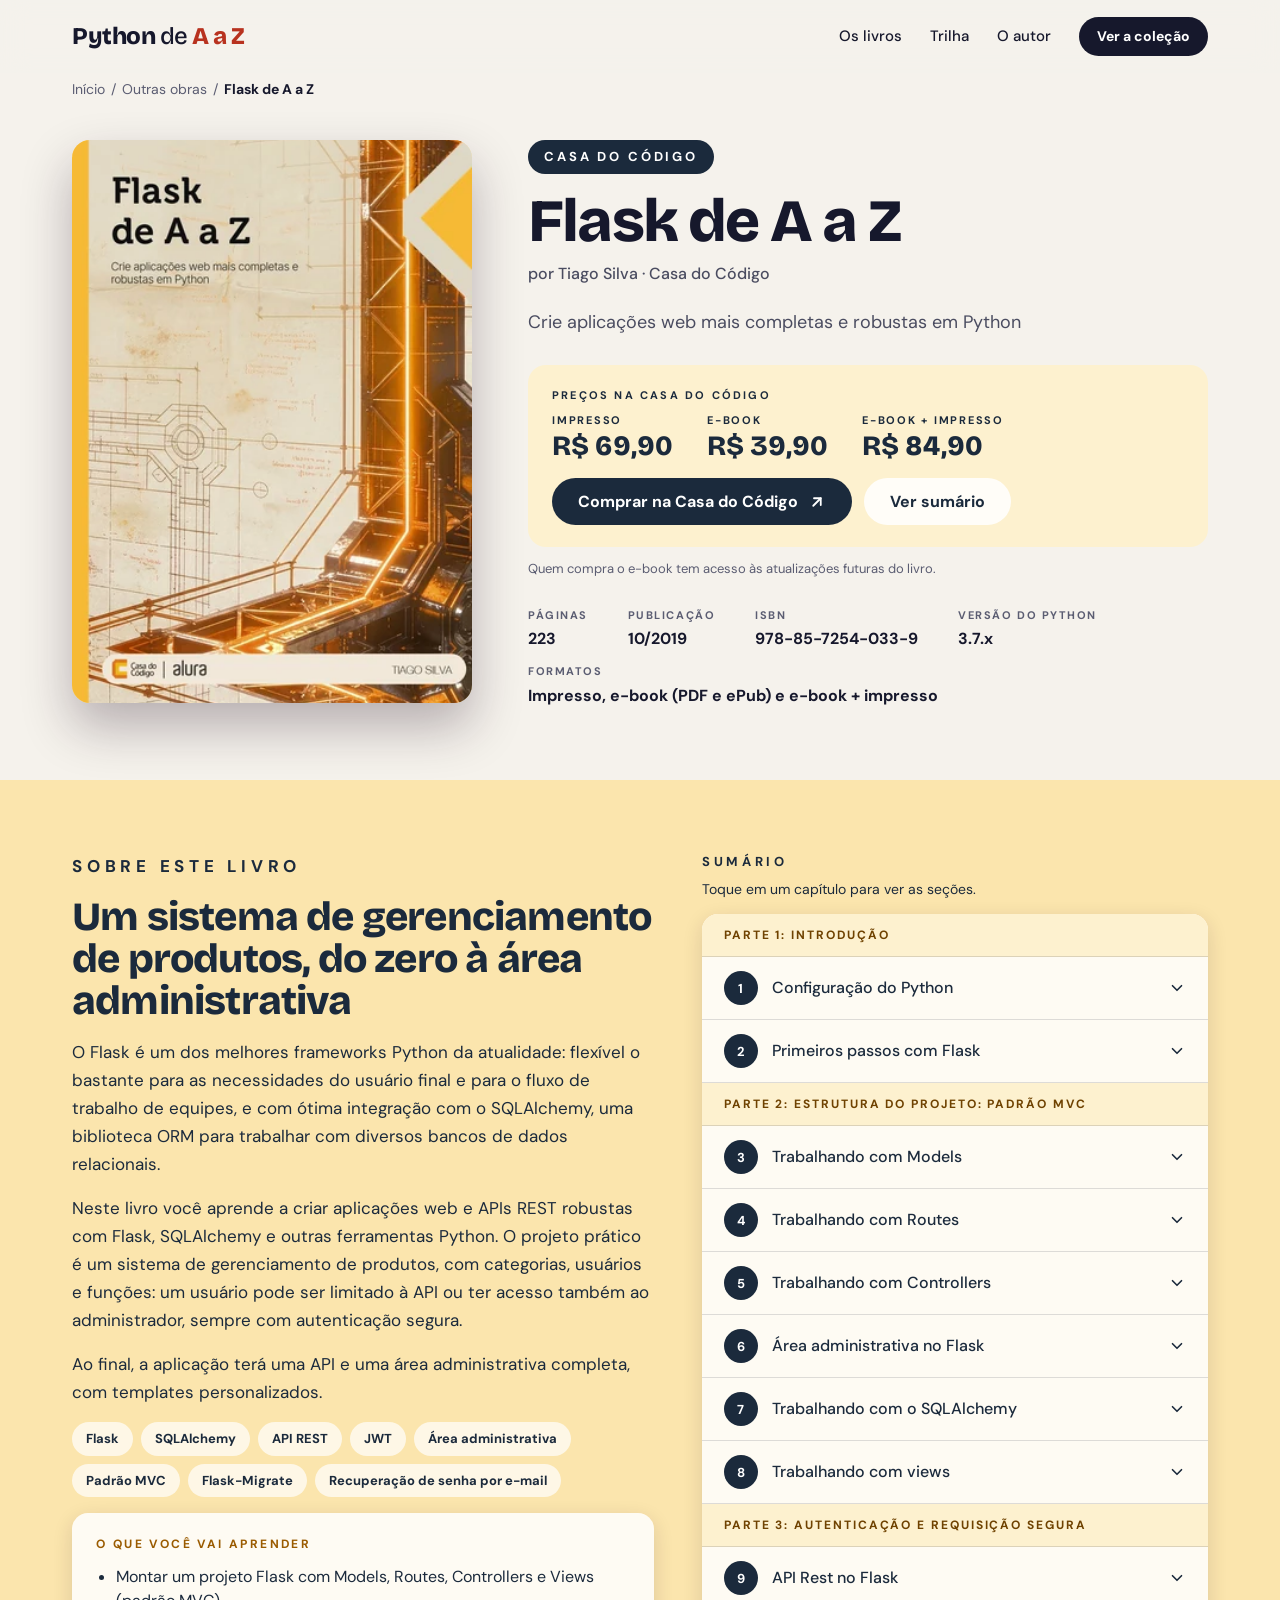
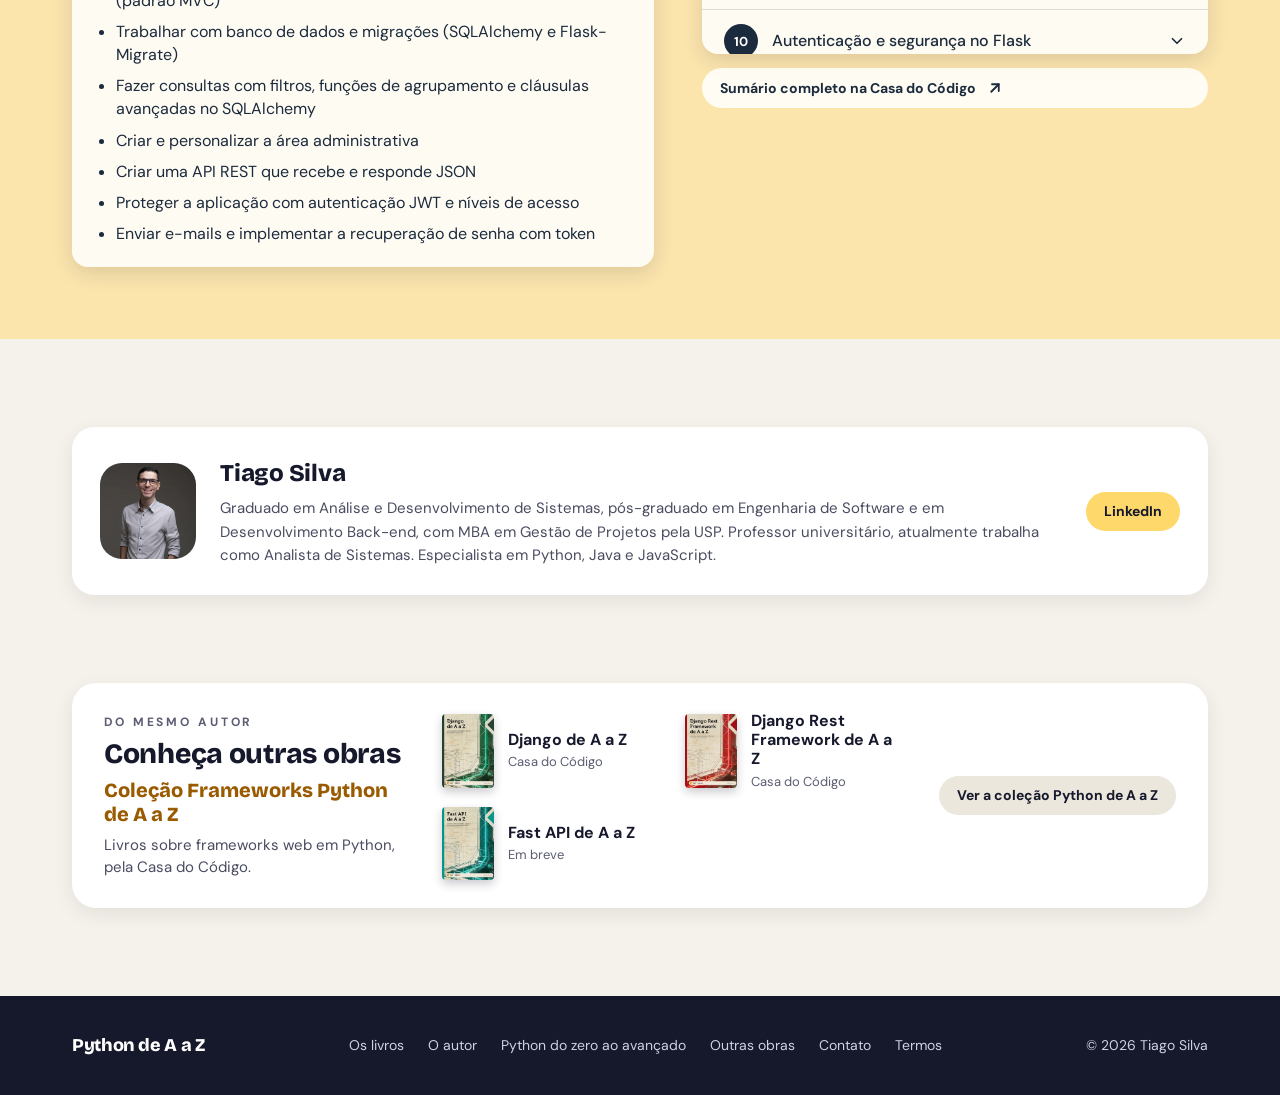
<file: flask.html>
<!doctype html>
<html lang="pt-BR">
<head>
<!-- Google tag (gtag.js) -->
<script>
  window.dataLayer = window.dataLayer || [];
  function gtag(){dataLayer.push(arguments);}
  gtag('js', new Date());
  gtag('config', 'G-75W0L401ED');
  /* o script do Google Analytics só é baixado depois que a página terminou de carregar */
  addEventListener('load', function () {
    setTimeout(function () {
      var s = document.createElement('script');
      s.async = true;
      s.src = 'https://www.googletagmanager.com/gtag/js?id=G-75W0L401ED';
      document.head.appendChild(s);
    }, 0);
  });
</script>
<meta charset="utf-8">
<meta name="viewport" content="width=device-width, initial-scale=1">
<title>Livro de Flask em Python: Flask de A a Z | Tiago Silva</title>
<meta name="description" content="Livro de Flask em Python: padrão MVC, SQLAlchemy, área administrativa, API REST e autenticação JWT. Flask de A a Z, de Tiago Silva, pela Casa do Código.">
<meta name="theme-color" content="#16182c">
<link rel="canonical" href="https://pythondeaaz.com.br/flask.html">
<meta name="robots" content="index, follow, max-image-preview:large">
<meta name="author" content="Tiago Silva">
<meta property="og:type" content="website">
<meta property="og:locale" content="pt_BR">
<meta property="og:site_name" content="Python de A a Z">
<meta property="og:title" content="Livro de Flask em Python: Flask de A a Z | Tiago Silva">
<meta property="og:description" content="Livro de Flask em Python: padrão MVC, SQLAlchemy, área administrativa, API REST e autenticação JWT. Flask de A a Z, de Tiago Silva, pela Casa do Código.">
<meta property="og:url" content="https://pythondeaaz.com.br/flask.html">
<meta property="og:image" content="https://pythondeaaz.com.br/assets/img/og-flask.jpg">
<meta property="og:image:width" content="1200">
<meta property="og:image:height" content="630">
<meta name="twitter:card" content="summary_large_image">
<meta name="twitter:title" content="Livro de Flask em Python: Flask de A a Z | Tiago Silva">
<meta name="twitter:description" content="Livro de Flask em Python: padrão MVC, SQLAlchemy, área administrativa, API REST e autenticação JWT. Flask de A a Z, de Tiago Silva, pela Casa do Código.">
<meta name="twitter:image" content="https://pythondeaaz.com.br/assets/img/og-flask.jpg">
<script type="application/ld+json">{"@context":"https://schema.org","@type":"Book","name":"Flask de A a Z","url":"https://pythondeaaz.com.br/flask.html","image":"https://pythondeaaz.com.br/assets/img/flask.webp","description":"Livro de Flask em Python: padrão MVC, SQLAlchemy, área administrativa, API REST e autenticação JWT. Flask de A a Z, de Tiago Silva, pela Casa do Código.","author":{"@type":"Person","name":"Tiago Silva","url":"https://www.linkedin.com/in/tiagoluizrs/"},"publisher":{"@type":"Organization","name":"Casa do Código","url":"https://www.casadocodigo.com.br"},"inLanguage":"pt-BR","bookFormat":"https://schema.org/Paperback","genre":"Programação de computadores","about":[{"@type":"Thing","name":"Flask"},{"@type":"Thing","name":"Python"}],"keywords":"Flask, Python, livro de programação, SQLAlchemy, API REST, JWT, Área administrativa, Padrão MVC, Flask-Migrate, Recuperação de senha por e-mail","isPartOf":{"@type":"BookSeries","name":"Frameworks Python de A a Z"},"datePublished":"2019-10","isbn":"9788572540339","numberOfPages":223,"offers":[{"@type":"Offer","name":"Impresso","price":"69.90","priceCurrency":"BRL","url":"https://www.casadocodigo.com.br/products/livro-flask-a-z","availability":"https://schema.org/InStock","itemCondition":"https://schema.org/NewCondition","seller":{"@type":"Organization","name":"Casa do Código"}},{"@type":"Offer","name":"E-book","price":"39.90","priceCurrency":"BRL","url":"https://www.casadocodigo.com.br/products/livro-flask-a-z","availability":"https://schema.org/InStock","itemCondition":"https://schema.org/NewCondition","seller":{"@type":"Organization","name":"Casa do Código"}},{"@type":"Offer","name":"E-book + impresso","price":"84.90","priceCurrency":"BRL","url":"https://www.casadocodigo.com.br/products/livro-flask-a-z","availability":"https://schema.org/InStock","itemCondition":"https://schema.org/NewCondition","seller":{"@type":"Organization","name":"Casa do Código"}}]}</script>
<script type="application/ld+json">{"@context":"https://schema.org","@type":"BreadcrumbList","itemListElement":[{"@type":"ListItem","position":1,"name":"Início","item":"https://pythondeaaz.com.br/"},{"@type":"ListItem","position":2,"name":"Outras obras","item":"https://pythondeaaz.com.br/outras.html"},{"@type":"ListItem","position":3,"name":"Flask de A a Z","item":"https://pythondeaaz.com.br/flask.html"}]}</script>
<link rel="icon" href="favicon.svg" type="image/svg+xml">
<link rel="preload" href="assets/fonts/bricolage-grotesque-800.woff2" as="font" type="font/woff2" crossorigin>
<link rel="preload" href="assets/fonts/dm-sans-500.woff2" as="font" type="font/woff2" crossorigin>
<link rel="stylesheet" href="css/site.min.css">
<script>document.documentElement.classList.add("js");</script>
</head>
<body style="--v-bg:#fbe5ad;--v-tint:#fdf1cf;--v-ink:#1b2a3c;--v-accent:#9a5b00">
<a class="skip" href="#conteudo">Pular para o conteúdo</a>
<header class="site-header" id="topo">
  <div class="wrap">
    <a class="logo" href="index.html" aria-label="Python de A a Z, página inicial">Python <span>de</span> <b>A a Z</b></a>
    <nav class="nav" aria-label="Principal">
      <a href="index.html#colecao">Os livros</a>
      <a href="index.html#trilha">Trilha</a>
      <a href="index.html#autor">O autor</a>
      <a class="btn btn--dark btn--sm" href="index.html#colecao">Ver a coleção</a>
    </nav>
  </div>
</header>
<main id="conteudo">
<div class="wrap crumbs" aria-label="Você está em"><nav><a href="index.html">Início</a><span>/</span><a href="outras.html">Outras obras</a><span>/</span><b>Flask de A a Z</b></nav></div>
<section class="bookhero" aria-labelledby="titulo">
  <div class="wrap bookhero__grid">
    <div class="bookhero__cover reveal"><img src="assets/img/flask.webp" width="341" height="480" alt="Capa do livro Flask de A a Z" fetchpriority="high" style="aspect-ratio:341/480"></div>
    <div class="bookhero__info">
      <span class="pill reveal">Casa do Código</span>
      <h1 class="display reveal" id="titulo" style="--i:1">Flask de A a Z</h1>
      <p class="by reveal" style="--i:2">por Tiago Silva · Casa do Código</p>
      <p class="lead reveal" style="--i:3">Crie aplicações web mais completas e robustas em Python</p>
      <div class="buybox reveal" style="--i:4">
        <div><small style="display:block;font-size:11px;font-weight:700;letter-spacing:.2em;text-transform:uppercase;color:var(--v-ink)">Preços na Casa do Código</small>
        <div class="prices" style="margin-top:8px">
          <div class="price"><small>Impresso</small><b style="font-size:28px">R$ 69,90</b></div>
          <div class="price"><small>E-book</small><b style="font-size:28px">R$ 39,90</b></div>
          <div class="price"><small>E-book + impresso</small><b style="font-size:28px">R$ 84,90</b></div>
        </div></div>
        <div class="buybox__actions"><a class="btn btn--v" href="https://www.casadocodigo.com.br/products/livro-flask-a-z" target="_blank" rel="noopener">Comprar na Casa do Código <svg viewBox="0 0 24 24" fill="none" stroke="currentColor" stroke-width="2.4" stroke-linecap="round" stroke-linejoin="round" aria-hidden="true"><path d="M7 17L17 7"/><path d="M8 7h9v9"/></svg></a><a class="btn btn--white" href="#sumario">Ver sumário</a></div>
      </div>
      <p class="note">Quem compra o e-book tem acesso às atualizações futuras do livro.</p>
      <dl class="ficha reveal" style="--i:5"><div><dt>Páginas</dt><dd>223</dd></div><div><dt>Publicação</dt><dd>10/2019</dd></div><div><dt>ISBN</dt><dd>978-85-7254-033-9</dd></div><div><dt>Versão do Python</dt><dd>3.7.x</dd></div><div><dt>Formatos</dt><dd>Impresso, e-book (PDF e ePub) e e-book + impresso</dd></div></dl>
    </div>
  </div>
</section>

<section class="about" id="sobre">
  <div class="wrap about__grid">
    <div class="about__text">
      <p class="eyebrow reveal">Sobre este livro</p>
      <h2 class="display reveal" style="--i:1">Um sistema de gerenciamento de produtos, do zero à área administrativa</h2>
      <p>O Flask é um dos melhores frameworks Python da atualidade: flexível o bastante para as necessidades do usuário final e para o fluxo de trabalho de equipes, e com ótima integração com o SQLAlchemy, uma biblioteca ORM para trabalhar com diversos bancos de dados relacionais.</p>
<p>Neste livro você aprende a criar aplicações web e APIs REST robustas com Flask, SQLAlchemy e outras ferramentas Python. O projeto prático é um sistema de gerenciamento de produtos, com categorias, usuários e funções: um usuário pode ser limitado à API ou ter acesso também ao administrador, sempre com autenticação segura.</p>
<p>Ao final, a aplicação terá uma API e uma área administrativa completa, com templates personalizados.</p>
      
      
      <div class="chips reveal"><span class="chip">Flask</span><span class="chip">SQLAlchemy</span><span class="chip">API REST</span><span class="chip">JWT</span><span class="chip">Área administrativa</span><span class="chip">Padrão MVC</span><span class="chip">Flask-Migrate</span><span class="chip">Recuperação de senha por e-mail</span></div>
      <div class="card-soft reveal"><h3>O que você vai aprender</h3><ul>
<li>Montar um projeto Flask com Models, Routes, Controllers e Views (padrão MVC)</li>
<li>Trabalhar com banco de dados e migrações (SQLAlchemy e Flask-Migrate)</li>
<li>Fazer consultas com filtros, funções de agrupamento e cláusulas avançadas no SQLAlchemy</li>
<li>Criar e personalizar a área administrativa</li>
<li>Criar uma API REST que recebe e responde JSON</li>
<li>Proteger a aplicação com autenticação JWT e níveis de acesso</li>
<li>Enviar e-mails e implementar a recuperação de senha com token</li>
</ul></div>
    </div>
    <div class="toc-wrap" id="sumario">
      <h2>Sumário</h2>
      <p>Toque em um capítulo para ver as seções.</p>
      <div class="toc"><div class="toc__scroll" data-lenis-prevent>
<div class="toc__part">Parte 1: Introdução</div>
<details><summary><span class="toc__n">1</span><span class="toc__t">Configuração do Python</span><svg class="toc__chev" viewBox="0 0 24 24" fill="none" stroke="currentColor" stroke-width="2.2" stroke-linecap="round" stroke-linejoin="round" aria-hidden="true"><path d="M6 9l6 6 6-6"/></svg></summary><div class="toc__d"><ul><li>Instalando o Python e suas dependências</li><li>Escolhendo uma IDE</li><li>Testando o ambiente para começar</li></ul></div></details>
<details><summary><span class="toc__n">2</span><span class="toc__t">Primeiros passos com Flask</span><svg class="toc__chev" viewBox="0 0 24 24" fill="none" stroke="currentColor" stroke-width="2.2" stroke-linecap="round" stroke-linejoin="round" aria-hidden="true"><path d="M6 9l6 6 6-6"/></svg></summary><div class="toc__d"><ul><li>Instalando o Flask</li><li>Estrutura do projeto</li><li>Regra de negócios do sistema</li><li>Arquivos de configuração e execução</li><li>Nosso primeiro run</li></ul></div></details>
<div class="toc__part">Parte 2: Estrutura do projeto: padrão MVC</div>
<details><summary><span class="toc__n">3</span><span class="toc__t">Trabalhando com Models</span><svg class="toc__chev" viewBox="0 0 24 24" fill="none" stroke="currentColor" stroke-width="2.2" stroke-linecap="round" stroke-linejoin="round" aria-hidden="true"><path d="M6 9l6 6 6-6"/></svg></summary><div class="toc__d"><ul><li>Banco de dados</li><li>Criando a estrutura da Model</li><li>Instalando o Flask Migrate</li></ul></div></details>
<details><summary><span class="toc__n">4</span><span class="toc__t">Trabalhando com Routes</span><svg class="toc__chev" viewBox="0 0 24 24" fill="none" stroke="currentColor" stroke-width="2.2" stroke-linecap="round" stroke-linejoin="round" aria-hidden="true"><path d="M6 9l6 6 6-6"/></svg></summary><div class="toc__d"><ul><li>Entendendo as rotas</li><li>Nossa primeira rota</li><li>Rotas dinâmicas</li></ul></div></details>
<details><summary><span class="toc__n">5</span><span class="toc__t">Trabalhando com Controllers</span><svg class="toc__chev" viewBox="0 0 24 24" fill="none" stroke="currentColor" stroke-width="2.2" stroke-linecap="round" stroke-linejoin="round" aria-hidden="true"><path d="M6 9l6 6 6-6"/></svg></summary><div class="toc__d"><ul><li>Configurando nossa controller</li></ul></div></details>
<details><summary><span class="toc__n">6</span><span class="toc__t">Área administrativa no Flask</span><svg class="toc__chev" viewBox="0 0 24 24" fill="none" stroke="currentColor" stroke-width="2.2" stroke-linecap="round" stroke-linejoin="round" aria-hidden="true"><path d="M6 9l6 6 6-6"/></svg></summary><div class="toc__d"><ul><li>Configurando nosso admin</li><li>Personalizando o admin</li><li>Personalizando a home do admin</li><li>Tema padrão do admin</li></ul></div></details>
<details><summary><span class="toc__n">7</span><span class="toc__t">Trabalhando com o SQLAlchemy</span><svg class="toc__chev" viewBox="0 0 24 24" fill="none" stroke="currentColor" stroke-width="2.2" stroke-linecap="round" stroke-linejoin="round" aria-hidden="true"><path d="M6 9l6 6 6-6"/></svg></summary><div class="toc__d"><ul><li>Queries no SQLAlchemy</li><li>Filtros no SQLAlchemy</li><li>Funções de agrupamento</li><li>Cláusulas avançadas do SQL</li><li>Query execute</li></ul></div></details>
<details><summary><span class="toc__n">8</span><span class="toc__t">Trabalhando com views</span><svg class="toc__chev" viewBox="0 0 24 24" fill="none" stroke="currentColor" stroke-width="2.2" stroke-linecap="round" stroke-linejoin="round" aria-hidden="true"><path d="M6 9l6 6 6-6"/></svg></summary><div class="toc__d"><ul><li>Criando uma view: tela de login</li><li>Personalizando a Home Admin</li></ul></div></details>
<div class="toc__part">Parte 3: Autenticação e requisição segura</div>
<details><summary><span class="toc__n">9</span><span class="toc__t">API Rest no Flask</span><svg class="toc__chev" viewBox="0 0 24 24" fill="none" stroke="currentColor" stroke-width="2.2" stroke-linecap="round" stroke-linejoin="round" aria-hidden="true"><path d="M6 9l6 6 6-6"/></svg></summary><div class="toc__d"><ul><li>Criando um Endpoint</li><li>Recebendo dados JSON</li></ul></div></details>
<details><summary><span class="toc__n">10</span><span class="toc__t">Autenticação e segurança no Flask</span><svg class="toc__chev" viewBox="0 0 24 24" fill="none" stroke="currentColor" stroke-width="2.2" stroke-linecap="round" stroke-linejoin="round" aria-hidden="true"><path d="M6 9l6 6 6-6"/></svg></summary><div class="toc__d"><ul><li>JWT</li><li>Restringindo o painel Administrativo</li><li>Níveis de acesso no admin</li></ul></div></details>
<details><summary><span class="toc__n">11</span><span class="toc__t">Trabalhando com serviços de e-mail</span><svg class="toc__chev" viewBox="0 0 24 24" fill="none" stroke="currentColor" stroke-width="2.2" stroke-linecap="round" stroke-linejoin="round" aria-hidden="true"><path d="M6 9l6 6 6-6"/></svg></summary><div class="toc__d"><ul><li>Introdução</li><li>Primeiros passos</li><li>Criando o serviço de envio</li><li>Solicitação de recuperação de senha</li><li>Validando o token de recuperação</li></ul></div></details>
</div></div>
      <a class="btn btn--white btn--sm" href="https://www.casadocodigo.com.br/pages/sumario-flask-a-z" target="_blank" rel="noopener">Sumário completo na Casa do Código <svg viewBox="0 0 24 24" fill="none" stroke="currentColor" stroke-width="2.4" stroke-linecap="round" stroke-linejoin="round" aria-hidden="true"><path d="M7 17L17 7"/><path d="M8 7h9v9"/></svg></a>
    </div>
  </div>
</section>

<section class="section">
  <div class="wrap">
    <div class="authorbox reveal">
      <img src="assets/img/autor-360.webp" width="360" height="360" alt="Tiago Silva" loading="lazy">
      <div><h3>Tiago Silva</h3><p>Graduado em Análise e Desenvolvimento de Sistemas, pós-graduado em Engenharia de Software e em Desenvolvimento Back-end, com MBA em Gestão de Projetos pela USP. Professor universitário, atualmente trabalha como Analista de Sistemas. Especialista em Python, Java e JavaScript.</p></div>
      <a class="btn btn--gold btn--sm" href="https://www.linkedin.com/in/tiagoluizrs/" target="_blank" rel="noopener">LinkedIn</a>
    </div>
  </div>
</section>

<section class="wrap" style="padding-bottom:clamp(48px,7vw,88px)">
  <div class="more reveal">
    <div class="more__intro"><small>Do mesmo autor</small><strong>Conheça outras obras</strong><em>Coleção Frameworks Python de A a Z</em><span>Livros sobre frameworks web em Python, pela Casa do Código.</span></div>
    <div class="more__list"><a class="mini" href="django.html"><img src="assets/img/django-160.webp" width="341" height="480" alt="" loading="lazy"><div><strong>Django de A a Z</strong><span>Casa do Código</span></div></a><a class="mini" href="drf.html"><img src="assets/img/drf-160.webp" width="341" height="480" alt="" loading="lazy"><div><strong>Django Rest Framework de A a Z</strong><span>Casa do Código</span></div></a><a class="mini" href="fastapi.html"><img src="assets/img/fastapi-160.webp" width="341" height="480" alt="" loading="lazy"><div><strong>Fast API de A a Z</strong><span>Em breve</span></div></a></div>
    <a class="btn btn--chip btn--sm" href="index.html#colecao">Ver a coleção Python de A a Z</a>
  </div>
</section>
</main>
<footer class="site-footer">
  <div class="wrap">
    <span class="logo">Python de A a Z</span>
    <nav aria-label="Rodapé">
      <a href="index.html#colecao">Os livros</a>
      <a href="index.html#autor">O autor</a>
      <a href="livro-python-do-basico-ao-avancado.html">Python do zero ao avançado</a>
      <a href="outras.html">Outras obras</a>
      <a href="mailto:tiagoluizrs@gmail.com">Contato</a>
      <a href="termos.html">Termos</a>
    </nav>
    <span>© 2026 Tiago Silva</span>
  </div>
</footer>
<script src="js/app.min.js" defer></script>
</body>
</html>
</file>
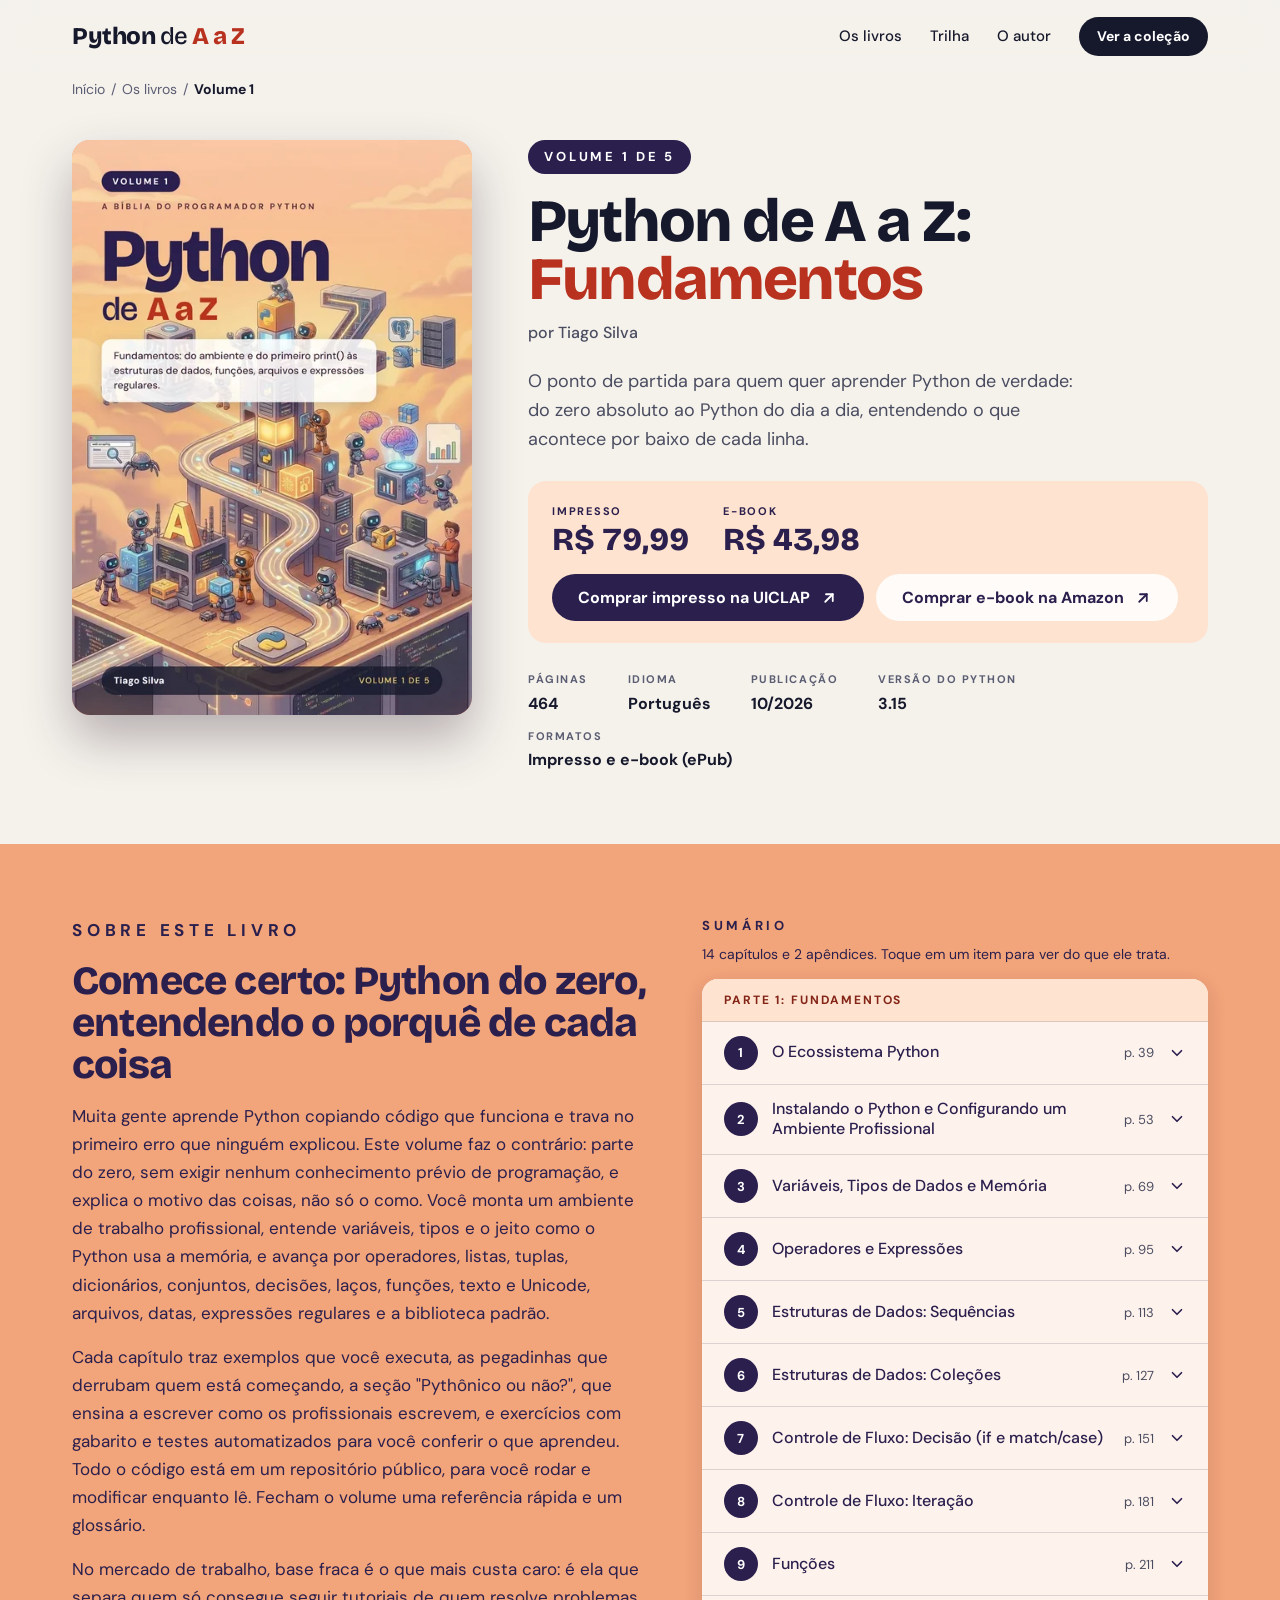
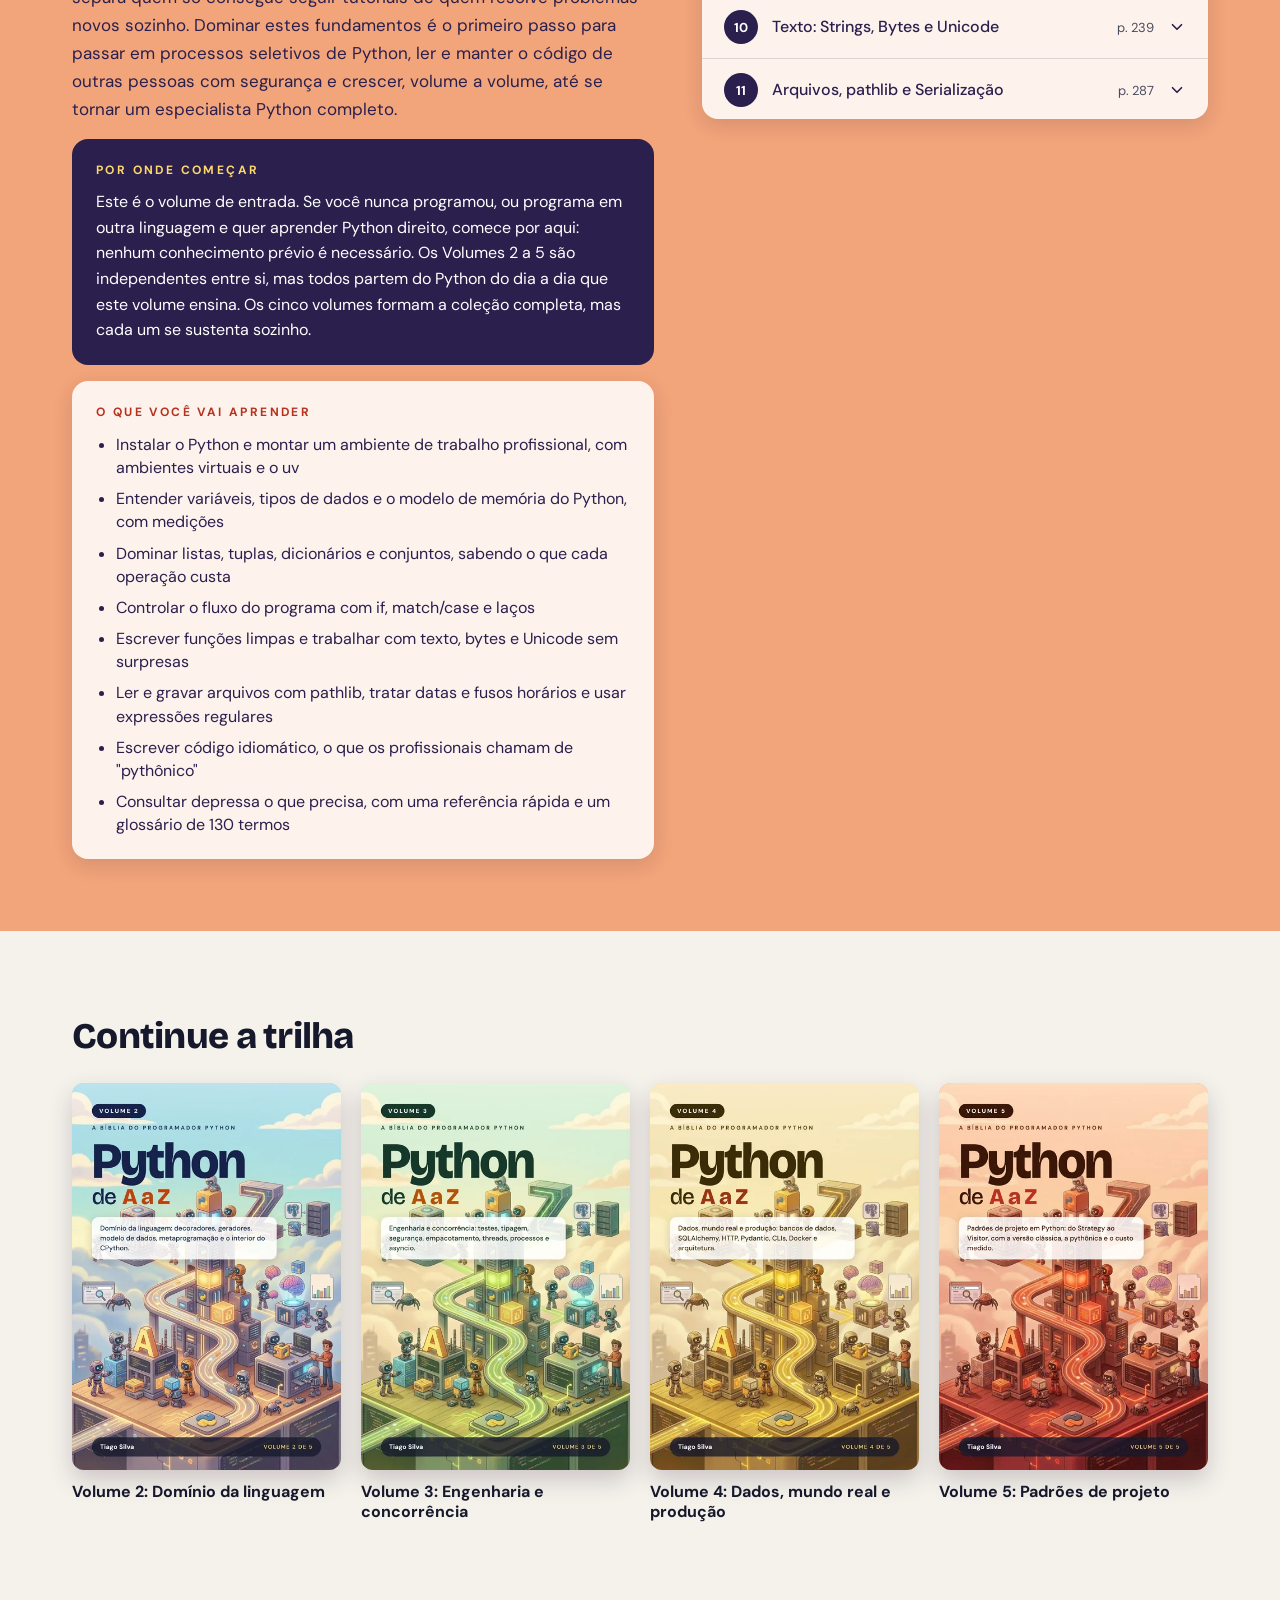
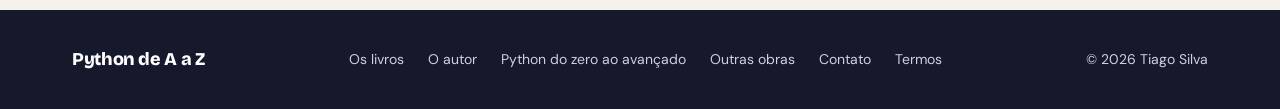
<file: livro-1.html>
<!doctype html>
<html lang="pt-BR">
<head>
<!-- Google tag (gtag.js) -->
<script>
  window.dataLayer = window.dataLayer || [];
  function gtag(){dataLayer.push(arguments);}
  gtag('js', new Date());
  gtag('config', 'G-75W0L401ED');
  /* o script do Google Analytics só é baixado depois que a página terminou de carregar */
  addEventListener('load', function () {
    setTimeout(function () {
      var s = document.createElement('script');
      s.async = true;
      s.src = 'https://www.googletagmanager.com/gtag/js?id=G-75W0L401ED';
      document.head.appendChild(s);
    }, 0);
  });
</script>
<meta charset="utf-8">
<meta name="viewport" content="width=device-width, initial-scale=1">
<title>Livro de Python para iniciantes (Vol. 1) | Python de A a Z</title>
<meta name="description" content="Livro de Python do zero, para quem nunca programou: ambiente, tipos, memória, coleções, funções e arquivos, com exercícios e testes. Python 3.15.">
<meta name="theme-color" content="#16182c">
<link rel="canonical" href="https://pythondeaaz.com.br/livro-1.html">
<meta name="robots" content="index, follow, max-image-preview:large">
<meta name="author" content="Tiago Silva">
<meta property="og:type" content="website">
<meta property="og:locale" content="pt_BR">
<meta property="og:site_name" content="Python de A a Z">
<meta property="og:title" content="Livro de Python para iniciantes (Vol. 1) | Python de A a Z">
<meta property="og:description" content="Livro de Python do zero, para quem nunca programou: ambiente, tipos, memória, coleções, funções e arquivos, com exercícios e testes. Python 3.15.">
<meta property="og:url" content="https://pythondeaaz.com.br/livro-1.html">
<meta property="og:image" content="https://pythondeaaz.com.br/assets/img/og-livro-1.jpg">
<meta property="og:image:width" content="1200">
<meta property="og:image:height" content="630">
<meta name="twitter:card" content="summary_large_image">
<meta name="twitter:title" content="Livro de Python para iniciantes (Vol. 1) | Python de A a Z">
<meta name="twitter:description" content="Livro de Python do zero, para quem nunca programou: ambiente, tipos, memória, coleções, funções e arquivos, com exercícios e testes. Python 3.15.">
<meta name="twitter:image" content="https://pythondeaaz.com.br/assets/img/og-livro-1.jpg">
<script type="application/ld+json">{"@context":"https://schema.org","@type":"Book","name":"Python de A a Z, Volume 1: Fundamentos","url":"https://pythondeaaz.com.br/livro-1.html","image":"https://pythondeaaz.com.br/assets/img/capa-1-960.webp","description":"Livro de Python do zero, para quem nunca programou: ambiente, tipos, memória, coleções, funções e arquivos, com exercícios e testes. Python 3.15.","author":{"@type":"Person","name":"Tiago Silva","url":"https://www.linkedin.com/in/tiagoluizrs/"},"inLanguage":"pt-BR","bookFormat":"https://schema.org/Paperback","numberOfPages":464,"datePublished":"2026-10","isPartOf":{"@type":"BookSeries","name":"Python de A a Z"},"position":1,"workExample":[{"@type":"Book","bookFormat":"https://schema.org/Paperback","inLanguage":"pt-BR"},{"@type":"Book","bookFormat":"https://schema.org/EBook","inLanguage":"pt-BR"}],"offers":[{"@type":"Offer","name":"Impresso","price":"79.99","priceCurrency":"BRL","url":"https://loja.uiclap.com/titulo/ua213612","availability":"https://schema.org/InStock"},{"@type":"Offer","name":"E-book","price":"43.98","priceCurrency":"BRL","url":"https://www.amazon.com.br/dp/B0HP1JGDZD","availability":"https://schema.org/InStock"}]}</script>
<script type="application/ld+json">{"@context":"https://schema.org","@type":"BreadcrumbList","itemListElement":[{"@type":"ListItem","position":1,"name":"Início","item":"https://pythondeaaz.com.br/"},{"@type":"ListItem","position":2,"name":"Os livros","item":"https://pythondeaaz.com.br/index.html#colecao"},{"@type":"ListItem","position":3,"name":"Volume 1","item":"https://pythondeaaz.com.br/livro-1.html"}]}</script>
<link rel="icon" href="favicon.svg" type="image/svg+xml">
<link rel="preload" href="assets/fonts/bricolage-grotesque-800.woff2" as="font" type="font/woff2" crossorigin>
<link rel="preload" href="assets/fonts/dm-sans-500.woff2" as="font" type="font/woff2" crossorigin>
<link rel="stylesheet" href="css/site.min.css">
<script>document.documentElement.classList.add("js");</script>
</head>
<body data-vol="1">
<a class="skip" href="#conteudo">Pular para o conteúdo</a>
<header class="site-header" id="topo">
  <div class="wrap">
    <a class="logo" href="index.html" aria-label="Python de A a Z, página inicial">Python <span>de</span> <b>A a Z</b></a>
    <nav class="nav" aria-label="Principal">
      <a href="index.html#colecao">Os livros</a>
      <a href="index.html#trilha">Trilha</a>
      <a href="index.html#autor">O autor</a>
      <a class="btn btn--dark btn--sm" href="index.html#colecao">Ver a coleção</a>
    </nav>
  </div>
</header>
<main id="conteudo">
<div class="wrap crumbs" aria-label="Você está em"><nav><a href="index.html">Início</a><span>/</span><a href="index.html#colecao">Os livros</a><span>/</span><b>Volume 1</b></nav></div>
<section class="bookhero" aria-labelledby="titulo">
  <div class="wrap bookhero__grid">
    <div class="bookhero__cover reveal"><img src="assets/img/capa-1-960.webp" srcset="assets/img/capa-1-480.webp 480w, assets/img/capa-1-960.webp 960w" sizes="(max-width: 640px) 80vw, 400px" width="960" height="1380" alt="Capa do Volume 1: Fundamentos" fetchpriority="high"></div>
    <div class="bookhero__info">
      <span class="pill reveal">Volume 1 de 5</span>
      <h1 class="display reveal" id="titulo" style="--i:1">Python de A a Z: <span>Fundamentos</span></h1>
      <p class="by reveal" style="--i:2">por Tiago Silva</p>
      <!-- avaliações (estrelas, nota e contagem) ocultas por enquanto -->
      <p class="lead reveal" style="--i:3">O ponto de partida para quem quer aprender Python de verdade: do zero absoluto ao Python do dia a dia, entendendo o que acontece por baixo de cada linha.</p>
      <div class="buybox reveal" style="--i:4">
        <div class="prices">
          <div class="price"><small>Impresso</small><b>R$ 79,99</b></div>
          <div class="price"><small>E-book</small><b>R$ 43,98</b></div>
        </div>
        <div class="buybox__actions">
          <a class="btn btn--v" href="https://loja.uiclap.com/titulo/ua213612" target="_blank" rel="noopener">Comprar impresso na UICLAP <svg viewBox="0 0 24 24" fill="none" stroke="currentColor" stroke-width="2.4" stroke-linecap="round" stroke-linejoin="round" aria-hidden="true"><path d="M7 17L17 7"/><path d="M8 7h9v9"/></svg></a>
          <a class="btn btn--white" href="https://www.amazon.com.br/dp/B0HP1JGDZD" target="_blank" rel="noopener">Comprar e-book na Amazon <svg viewBox="0 0 24 24" fill="none" stroke="currentColor" stroke-width="2.4" stroke-linecap="round" stroke-linejoin="round" aria-hidden="true"><path d="M7 17L17 7"/><path d="M8 7h9v9"/></svg></a>
        </div>
      </div>
      <dl class="ficha reveal" style="--i:5">
        <div><dt>Páginas</dt><dd>464</dd></div>
        <div><dt>Idioma</dt><dd>Português</dd></div>
        <div><dt>Publicação</dt><dd>10/2026</dd></div>
        <div><dt>Versão do Python</dt><dd>3.15</dd></div>
        <div><dt>Formatos</dt><dd>Impresso e e-book (ePub)</dd></div>
      </dl>
    </div>
  </div>
</section>

<section class="about" id="sobre">
  <div class="wrap about__grid">
    <div class="about__text">
      <p class="eyebrow reveal">Sobre este livro</p>
      <h2 class="display reveal" style="--i:1">Comece certo: Python do zero, entendendo o porquê de cada coisa</h2>
      <p>Muita gente aprende Python copiando código que funciona e trava no primeiro erro que ninguém explicou. Este volume faz o contrário: parte do zero, sem exigir nenhum conhecimento prévio de programação, e explica o motivo das coisas, não só o como. Você monta um ambiente de trabalho profissional, entende variáveis, tipos e o jeito como o Python usa a memória, e avança por operadores, listas, tuplas, dicionários, conjuntos, decisões, laços, funções, texto e Unicode, arquivos, datas, expressões regulares e a biblioteca padrão.</p>
<p>Cada capítulo traz exemplos que você executa, as pegadinhas que derrubam quem está começando, a seção &quot;Pythônico ou não?&quot;, que ensina a escrever como os profissionais escrevem, e exercícios com gabarito e testes automatizados para você conferir o que aprendeu. Todo o código está em um repositório público, para você rodar e modificar enquanto lê. Fecham o volume uma referência rápida e um glossário.</p>
<p>No mercado de trabalho, base fraca é o que mais custa caro: é ela que separa quem só consegue seguir tutoriais de quem resolve problemas novos sozinho. Dominar estes fundamentos é o primeiro passo para passar em processos seletivos de Python, ler e manter o código de outras pessoas com segurança e crescer, volume a volume, até se tornar um especialista Python completo.</p>
      <div class="card-dark reveal"><h3>Por onde começar</h3><p>Este é o volume de entrada. Se você nunca programou, ou programa em outra linguagem e quer aprender Python direito, comece por aqui: nenhum conhecimento prévio é necessário. Os Volumes 2 a 5 são independentes entre si, mas todos partem do Python do dia a dia que este volume ensina. Os cinco volumes formam a coleção completa, mas cada um se sustenta sozinho.</p></div>
      <div class="card-soft reveal"><h3>O que você vai aprender</h3><ul>
<li>Instalar o Python e montar um ambiente de trabalho profissional, com ambientes virtuais e o uv</li>
<li>Entender variáveis, tipos de dados e o modelo de memória do Python, com medições</li>
<li>Dominar listas, tuplas, dicionários e conjuntos, sabendo o que cada operação custa</li>
<li>Controlar o fluxo do programa com if, match/case e laços</li>
<li>Escrever funções limpas e trabalhar com texto, bytes e Unicode sem surpresas</li>
<li>Ler e gravar arquivos com pathlib, tratar datas e fusos horários e usar expressões regulares</li>
<li>Escrever código idiomático, o que os profissionais chamam de &quot;pythônico&quot;</li>
<li>Consultar depressa o que precisa, com uma referência rápida e um glossário de 130 termos</li>
</ul></div>
    </div>
    <div class="toc-wrap" id="sumario">
      <h2>Sumário</h2>
      <p>14 capítulos e 2 apêndices. Toque em um item para ver do que ele trata.</p>
      <div class="toc"><div class="toc__scroll" data-lenis-prevent>
<div class="toc__part">Parte 1: Fundamentos</div>
<details><summary><span class="toc__n">1</span><span class="toc__t">O Ecossistema Python</span><span class="toc__p">p. 39</span><svg class="toc__chev" viewBox="0 0 24 24" fill="none" stroke="currentColor" stroke-width="2.2" stroke-linecap="round" stroke-linejoin="round" aria-hidden="true"><path d="M6 9l6 6 6-6"/></svg></summary><div class="toc__d">O que é o Python, como ele roda o seu código e por que o ecossistema de bibliotecas, ferramentas e comunidade explica o sucesso da linguagem.</div></details>
<details><summary><span class="toc__n">2</span><span class="toc__t">Instalando o Python e Configurando um Ambiente Profissional</span><span class="toc__p">p. 53</span><svg class="toc__chev" viewBox="0 0 24 24" fill="none" stroke="currentColor" stroke-width="2.2" stroke-linecap="round" stroke-linejoin="round" aria-hidden="true"><path d="M6 9l6 6 6-6"/></svg></summary><div class="toc__d">Instale o Python do jeito certo e dê a cada projeto o seu próprio ambiente virtual, com venv, uv ou conda, sem sujar o Python do sistema.</div></details>
<details><summary><span class="toc__n">3</span><span class="toc__t">Variáveis, Tipos de Dados e Memória</span><span class="toc__p">p. 69</span><svg class="toc__chev" viewBox="0 0 24 24" fill="none" stroke="currentColor" stroke-width="2.2" stroke-linecap="round" stroke-linejoin="round" aria-hidden="true"><path d="M6 9l6 6 6-6"/></svg></summary><div class="toc__d">Variáveis como nomes que apontam para objetos, tipos básicos e quanto de memória cada um ocupa, com medições.</div></details>
<details><summary><span class="toc__n">4</span><span class="toc__t">Operadores e Expressões</span><span class="toc__p">p. 95</span><svg class="toc__chev" viewBox="0 0 24 24" fill="none" stroke="currentColor" stroke-width="2.2" stroke-linecap="round" stroke-linejoin="round" aria-hidden="true"><path d="M6 9l6 6 6-6"/></svg></summary><div class="toc__d">Operadores, precedência, curto-circuito e as expressões que parecem simples e surpreendem quem não conhece as regras.</div></details>
<details><summary><span class="toc__n">5</span><span class="toc__t">Estruturas de Dados: Sequências</span><span class="toc__p">p. 113</span><svg class="toc__chev" viewBox="0 0 24 24" fill="none" stroke="currentColor" stroke-width="2.2" stroke-linecap="round" stroke-linejoin="round" aria-hidden="true"><path d="M6 9l6 6 6-6"/></svg></summary><div class="toc__d">Listas, tuplas e ranges: como escolher entre elas sabendo o que cada operação custa.</div></details>
<details><summary><span class="toc__n">6</span><span class="toc__t">Estruturas de Dados: Coleções</span><span class="toc__p">p. 127</span><svg class="toc__chev" viewBox="0 0 24 24" fill="none" stroke="currentColor" stroke-width="2.2" stroke-linecap="round" stroke-linejoin="round" aria-hidden="true"><path d="M6 9l6 6 6-6"/></svg></summary><div class="toc__d">Dicionários e conjuntos: por que perguntar &quot;este item está aqui?&quot; custa o mesmo com dez ou com dez milhões de itens.</div></details>
<details><summary><span class="toc__n">7</span><span class="toc__t">Controle de Fluxo: Decisão (if e match/case)</span><span class="toc__p">p. 151</span><svg class="toc__chev" viewBox="0 0 24 24" fill="none" stroke="currentColor" stroke-width="2.2" stroke-linecap="round" stroke-linejoin="round" aria-hidden="true"><path d="M6 9l6 6 6-6"/></svg></summary><div class="toc__d">Decisões com if/elif/else e com match/case, que escolhe pela forma do dado e não é um simples switch.</div></details>
<details><summary><span class="toc__n">8</span><span class="toc__t">Controle de Fluxo: Iteração</span><span class="toc__p">p. 181</span><svg class="toc__chev" viewBox="0 0 24 24" fill="none" stroke="currentColor" stroke-width="2.2" stroke-linecap="round" stroke-linejoin="round" aria-hidden="true"><path d="M6 9l6 6 6-6"/></svg></summary><div class="toc__d">Como o for funciona com qualquer iterável, e o protocolo que sustenta laços, compreensões e geradores.</div></details>
<details><summary><span class="toc__n">9</span><span class="toc__t">Funções</span><span class="toc__p">p. 211</span><svg class="toc__chev" viewBox="0 0 24 24" fill="none" stroke="currentColor" stroke-width="2.2" stroke-linecap="round" stroke-linejoin="round" aria-hidden="true"><path d="M6 9l6 6 6-6"/></svg></summary><div class="toc__d">Funções do básico ao completo: argumentos, retorno, escopo e as armadilhas dos valores padrão.</div></details>
<details><summary><span class="toc__n">10</span><span class="toc__t">Texto: Strings, Bytes e Unicode</span><span class="toc__p">p. 239</span><svg class="toc__chev" viewBox="0 0 24 24" fill="none" stroke="currentColor" stroke-width="2.2" stroke-linecap="round" stroke-linejoin="round" aria-hidden="true"><path d="M6 9l6 6 6-6"/></svg></summary><div class="toc__d">Texto, bytes e Unicode: a diferença entre eles e a codificação que você precisa escolher de propósito.</div></details>
<details><summary><span class="toc__n">11</span><span class="toc__t">Arquivos, pathlib e Serialização</span><span class="toc__p">p. 287</span><svg class="toc__chev" viewBox="0 0 24 24" fill="none" stroke="currentColor" stroke-width="2.2" stroke-linecap="round" stroke-linejoin="round" aria-hidden="true"><path d="M6 9l6 6 6-6"/></svg></summary><div class="toc__d">Ler e gravar arquivos com segurança, manipular caminhos com pathlib e serializar dados em JSON, CSV, TOML e pickle.</div></details>
<details><summary><span class="toc__n">12</span><span class="toc__t">Datas, Horas e Fusos Horários</span><span class="toc__p">p. 333</span><svg class="toc__chev" viewBox="0 0 24 24" fill="none" stroke="currentColor" stroke-width="2.2" stroke-linecap="round" stroke-linejoin="round" aria-hidden="true"><path d="M6 9l6 6 6-6"/></svg></summary><div class="toc__d">Instantes, datas de calendário e fusos horários: como evitar o bug mais comum com datas, guardando tudo em UTC.</div></details>
<details><summary><span class="toc__n">13</span><span class="toc__t">Expressões Regulares</span><span class="toc__p">p. 367</span><svg class="toc__chev" viewBox="0 0 24 24" fill="none" stroke="currentColor" stroke-width="2.2" stroke-linecap="round" stroke-linejoin="round" aria-hidden="true"><path d="M6 9l6 6 6-6"/></svg></summary><div class="toc__d">O módulo re: como escrever padrões de texto legíveis e quando o retrocesso (backtracking) vira um problema de desempenho.</div></details>
<details><summary><span class="toc__n">14</span><span class="toc__t">Um Tour pela Biblioteca Padrão</span><span class="toc__p">p. 397</span><svg class="toc__chev" viewBox="0 0 24 24" fill="none" stroke="currentColor" stroke-width="2.2" stroke-linecap="round" stroke-linejoin="round" aria-hidden="true"><path d="M6 9l6 6 6-6"/></svg></summary><div class="toc__d">O mapa da biblioteca padrão (&quot;baterias inclusas&quot;): o que ela já resolve, para você não reinventar a roda nem instalar dependências à toa.</div></details>
<div class="toc__part">Apêndices</div>
<details><summary><span class="toc__n">A</span><span class="toc__t">Referência Rápida</span><span class="toc__p">p. 427</span><svg class="toc__chev" viewBox="0 0 24 24" fill="none" stroke="currentColor" stroke-width="2.2" stroke-linecap="round" stroke-linejoin="round" aria-hidden="true"><path d="M6 9l6 6 6-6"/></svg></summary><div class="toc__d">Uma cola para consultar depois de ler: tipos, operadores, texto, coleções, fluxo, funções, arquivos, datas, regex, ambiente e uma tabela de erros comuns com a causa e o capítulo que explica.</div></details>
<details><summary><span class="toc__n">B</span><span class="toc__t">Glossário</span><span class="toc__p">p. 451</span><svg class="toc__chev" viewBox="0 0 24 24" fill="none" stroke="currentColor" stroke-width="2.2" stroke-linecap="round" stroke-linejoin="round" aria-hidden="true"><path d="M6 9l6 6 6-6"/></svg></summary><div class="toc__d">130 termos do volume em ordem alfabética, cada um com uma definição curta e o capítulo onde é explicado.</div></details>
</div></div>
    </div>
  </div>
</section>

<!-- Avaliações: ocultas por enquanto (remova o atributo hidden quando houver avaliações reais) -->
<section class="reviews section" id="avaliacoes" hidden>
  <div class="wrap">
    <p class="eyebrow">Avaliações</p>
    <h2 class="display" style="margin-top:10px;font-size:clamp(32px,5vw,44px)">O que os leitores dizem</h2>
    <div class="reviews__grid"><figure class="review" style="margin:0"><div class="stars" aria-label="5 de 5 estrelas">★★★★★</div><blockquote style="margin:0">Texto da avaliação.</blockquote><figcaption><b>Nome Sobrenome</b></figcaption></figure></div>
  </div>
</section>

<section class="section others">
  <div class="wrap">
    <h2 class="display reveal">Continue a trilha</h2>
    <div class="others__grid">
<a class="reveal" data-vol="2" style="--i:0" href="livro-2.html"><span class="card__cover"><img src="assets/img/capa-2-480.webp" width="480" height="690" alt="" loading="lazy"></span><strong>Volume 2: Domínio da linguagem</strong></a>
<a class="reveal" data-vol="3" style="--i:1" href="livro-3.html"><span class="card__cover"><img src="assets/img/capa-3-480.webp" width="480" height="690" alt="" loading="lazy"></span><strong>Volume 3: Engenharia e concorrência</strong></a>
<a class="reveal" data-vol="4" style="--i:2" href="livro-4.html"><span class="card__cover"><img src="assets/img/capa-4-480.webp" width="480" height="690" alt="" loading="lazy"></span><strong>Volume 4: Dados, mundo real e produção</strong></a>
<a class="reveal" data-vol="5" style="--i:3" href="livro-5.html"><span class="card__cover"><img src="assets/img/capa-5-480.webp" width="480" height="690" alt="" loading="lazy"></span><strong>Volume 5: Padrões de projeto</strong></a>
    </div>
  </div>
</section>
</main>
<footer class="site-footer">
  <div class="wrap">
    <span class="logo">Python de A a Z</span>
    <nav aria-label="Rodapé">
      <a href="index.html#colecao">Os livros</a>
      <a href="index.html#autor">O autor</a>
      <a href="livro-python-do-basico-ao-avancado.html">Python do zero ao avançado</a>
      <a href="outras.html">Outras obras</a>
      <a href="mailto:tiagoluizrs@gmail.com">Contato</a>
      <a href="termos.html">Termos</a>
    </nav>
    <span>© 2026 Tiago Silva</span>
  </div>
</footer>
<script src="js/app.min.js" defer></script>
</body>
</html>
</file>
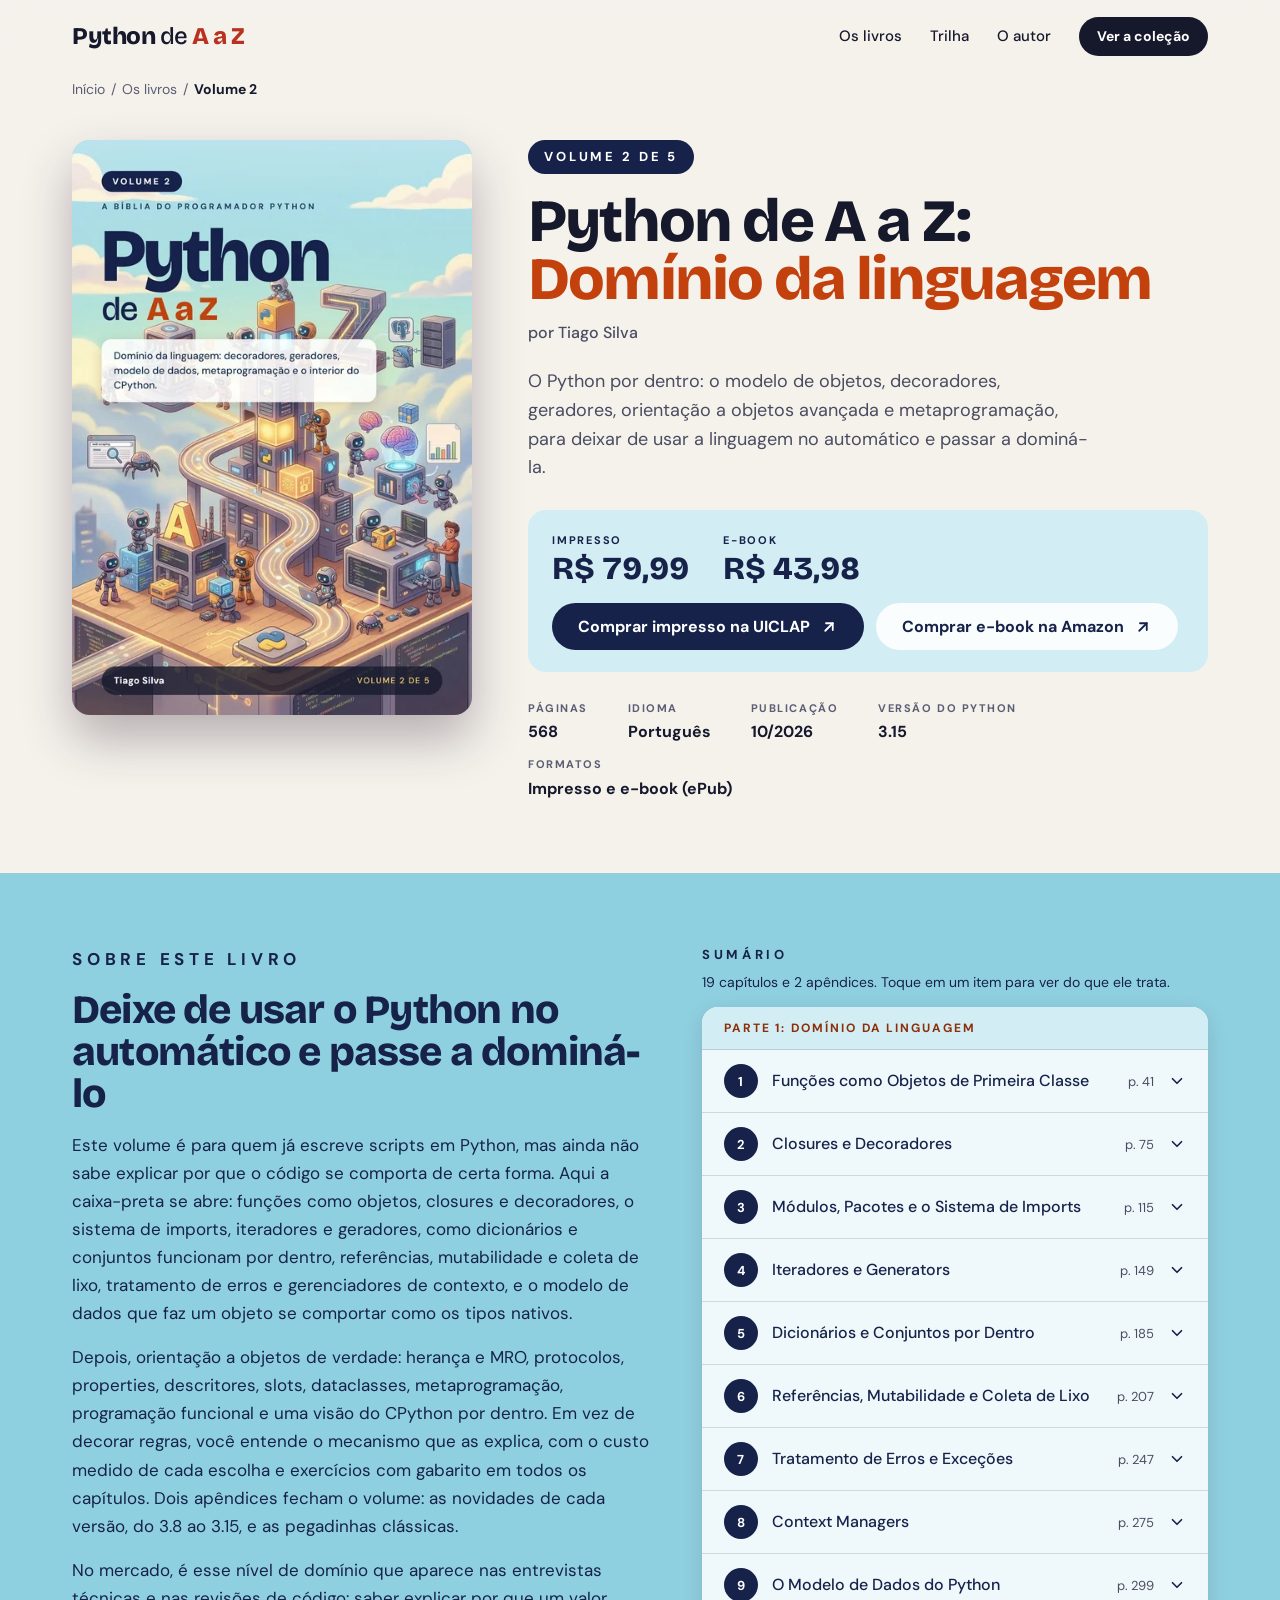
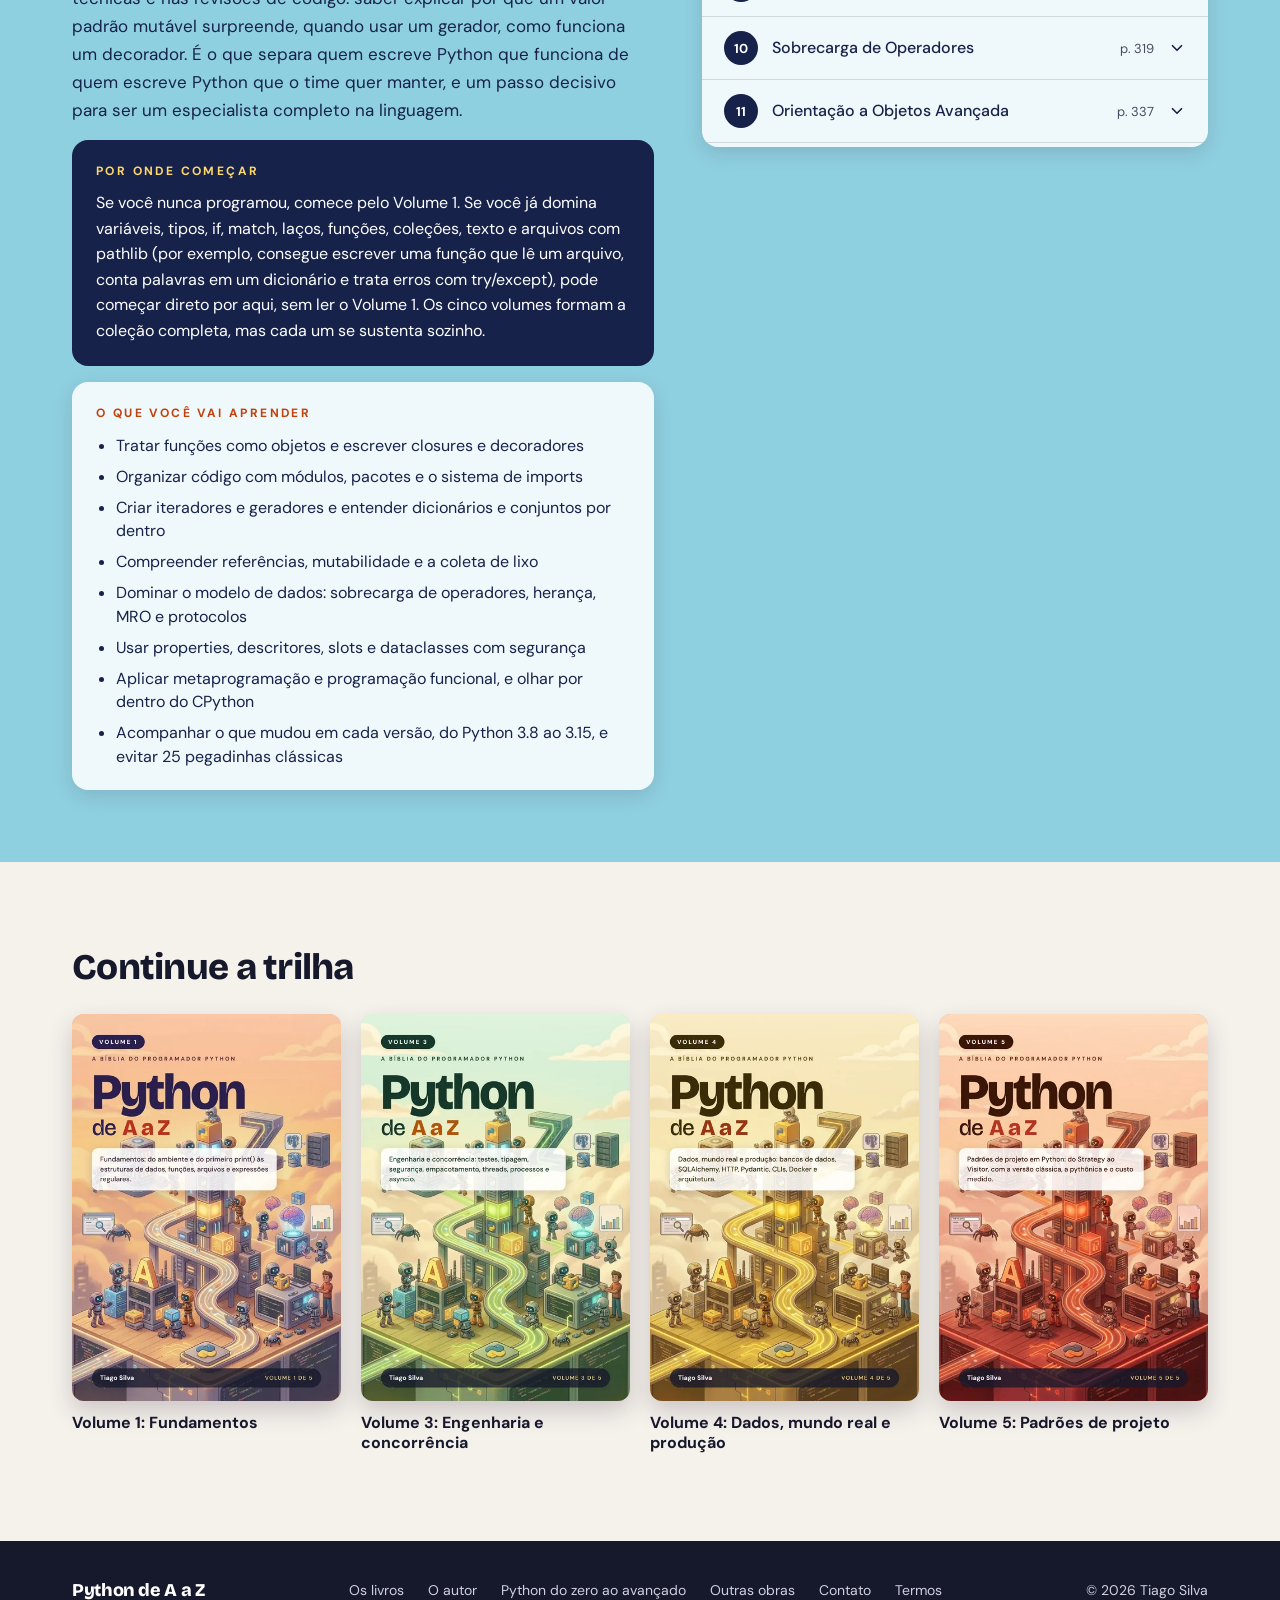
<file: livro-2.html>
<!doctype html>
<html lang="pt-BR">
<head>
<!-- Google tag (gtag.js) -->
<script>
  window.dataLayer = window.dataLayer || [];
  function gtag(){dataLayer.push(arguments);}
  gtag('js', new Date());
  gtag('config', 'G-75W0L401ED');
  /* o script do Google Analytics só é baixado depois que a página terminou de carregar */
  addEventListener('load', function () {
    setTimeout(function () {
      var s = document.createElement('script');
      s.async = true;
      s.src = 'https://www.googletagmanager.com/gtag/js?id=G-75W0L401ED';
      document.head.appendChild(s);
    }, 0);
  });
</script>
<meta charset="utf-8">
<meta name="viewport" content="width=device-width, initial-scale=1">
<title>Livro de Python avançado (Vol. 2) | Python de A a Z</title>
<meta name="description" content="Python avançado: closures, decoradores, geradores, modelo de dados, orientação a objetos avançada e o CPython por dentro. Livro com exercícios e gabarito.">
<meta name="theme-color" content="#16182c">
<link rel="canonical" href="https://pythondeaaz.com.br/livro-2.html">
<meta name="robots" content="index, follow, max-image-preview:large">
<meta name="author" content="Tiago Silva">
<meta property="og:type" content="website">
<meta property="og:locale" content="pt_BR">
<meta property="og:site_name" content="Python de A a Z">
<meta property="og:title" content="Livro de Python avançado (Vol. 2) | Python de A a Z">
<meta property="og:description" content="Python avançado: closures, decoradores, geradores, modelo de dados, orientação a objetos avançada e o CPython por dentro. Livro com exercícios e gabarito.">
<meta property="og:url" content="https://pythondeaaz.com.br/livro-2.html">
<meta property="og:image" content="https://pythondeaaz.com.br/assets/img/og-livro-2.jpg">
<meta property="og:image:width" content="1200">
<meta property="og:image:height" content="630">
<meta name="twitter:card" content="summary_large_image">
<meta name="twitter:title" content="Livro de Python avançado (Vol. 2) | Python de A a Z">
<meta name="twitter:description" content="Python avançado: closures, decoradores, geradores, modelo de dados, orientação a objetos avançada e o CPython por dentro. Livro com exercícios e gabarito.">
<meta name="twitter:image" content="https://pythondeaaz.com.br/assets/img/og-livro-2.jpg">
<script type="application/ld+json">{"@context":"https://schema.org","@type":"Book","name":"Python de A a Z, Volume 2: Domínio da linguagem","url":"https://pythondeaaz.com.br/livro-2.html","image":"https://pythondeaaz.com.br/assets/img/capa-2-960.webp","description":"Python avançado: closures, decoradores, geradores, modelo de dados, orientação a objetos avançada e o CPython por dentro. Livro com exercícios e gabarito.","author":{"@type":"Person","name":"Tiago Silva","url":"https://www.linkedin.com/in/tiagoluizrs/"},"inLanguage":"pt-BR","bookFormat":"https://schema.org/Paperback","numberOfPages":568,"datePublished":"2026-10","isPartOf":{"@type":"BookSeries","name":"Python de A a Z"},"position":2,"workExample":[{"@type":"Book","bookFormat":"https://schema.org/Paperback","inLanguage":"pt-BR"},{"@type":"Book","bookFormat":"https://schema.org/EBook","inLanguage":"pt-BR"}],"offers":[{"@type":"Offer","name":"Impresso","price":"79.99","priceCurrency":"BRL","url":"https://loja.uiclap.com/titulo/ua213625/","availability":"https://schema.org/InStock"},{"@type":"Offer","name":"E-book","price":"43.98","priceCurrency":"BRL","url":"https://www.amazon.com.br/dp/B0HP211LCB","availability":"https://schema.org/InStock"}]}</script>
<script type="application/ld+json">{"@context":"https://schema.org","@type":"BreadcrumbList","itemListElement":[{"@type":"ListItem","position":1,"name":"Início","item":"https://pythondeaaz.com.br/"},{"@type":"ListItem","position":2,"name":"Os livros","item":"https://pythondeaaz.com.br/index.html#colecao"},{"@type":"ListItem","position":3,"name":"Volume 2","item":"https://pythondeaaz.com.br/livro-2.html"}]}</script>
<link rel="icon" href="favicon.svg" type="image/svg+xml">
<link rel="preload" href="assets/fonts/bricolage-grotesque-800.woff2" as="font" type="font/woff2" crossorigin>
<link rel="preload" href="assets/fonts/dm-sans-500.woff2" as="font" type="font/woff2" crossorigin>
<link rel="stylesheet" href="css/site.min.css">
<script>document.documentElement.classList.add("js");</script>
</head>
<body data-vol="2">
<a class="skip" href="#conteudo">Pular para o conteúdo</a>
<header class="site-header" id="topo">
  <div class="wrap">
    <a class="logo" href="index.html" aria-label="Python de A a Z, página inicial">Python <span>de</span> <b>A a Z</b></a>
    <nav class="nav" aria-label="Principal">
      <a href="index.html#colecao">Os livros</a>
      <a href="index.html#trilha">Trilha</a>
      <a href="index.html#autor">O autor</a>
      <a class="btn btn--dark btn--sm" href="index.html#colecao">Ver a coleção</a>
    </nav>
  </div>
</header>
<main id="conteudo">
<div class="wrap crumbs" aria-label="Você está em"><nav><a href="index.html">Início</a><span>/</span><a href="index.html#colecao">Os livros</a><span>/</span><b>Volume 2</b></nav></div>
<section class="bookhero" aria-labelledby="titulo">
  <div class="wrap bookhero__grid">
    <div class="bookhero__cover reveal"><img src="assets/img/capa-2-960.webp" srcset="assets/img/capa-2-480.webp 480w, assets/img/capa-2-960.webp 960w" sizes="(max-width: 640px) 80vw, 400px" width="960" height="1380" alt="Capa do Volume 2: Domínio da linguagem" fetchpriority="high"></div>
    <div class="bookhero__info">
      <span class="pill reveal">Volume 2 de 5</span>
      <h1 class="display reveal" id="titulo" style="--i:1">Python de A a Z: <span>Domínio da linguagem</span></h1>
      <p class="by reveal" style="--i:2">por Tiago Silva</p>
      <!-- avaliações (estrelas, nota e contagem) ocultas por enquanto -->
      <p class="lead reveal" style="--i:3">O Python por dentro: o modelo de objetos, decoradores, geradores, orientação a objetos avançada e metaprogramação, para deixar de usar a linguagem no automático e passar a dominá-la.</p>
      <div class="buybox reveal" style="--i:4">
        <div class="prices">
          <div class="price"><small>Impresso</small><b>R$ 79,99</b></div>
          <div class="price"><small>E-book</small><b>R$ 43,98</b></div>
        </div>
        <div class="buybox__actions">
          <a class="btn btn--v" href="https://loja.uiclap.com/titulo/ua213625/" target="_blank" rel="noopener">Comprar impresso na UICLAP <svg viewBox="0 0 24 24" fill="none" stroke="currentColor" stroke-width="2.4" stroke-linecap="round" stroke-linejoin="round" aria-hidden="true"><path d="M7 17L17 7"/><path d="M8 7h9v9"/></svg></a>
          <a class="btn btn--white" href="https://www.amazon.com.br/dp/B0HP211LCB" target="_blank" rel="noopener">Comprar e-book na Amazon <svg viewBox="0 0 24 24" fill="none" stroke="currentColor" stroke-width="2.4" stroke-linecap="round" stroke-linejoin="round" aria-hidden="true"><path d="M7 17L17 7"/><path d="M8 7h9v9"/></svg></a>
        </div>
      </div>
      <dl class="ficha reveal" style="--i:5">
        <div><dt>Páginas</dt><dd>568</dd></div>
        <div><dt>Idioma</dt><dd>Português</dd></div>
        <div><dt>Publicação</dt><dd>10/2026</dd></div>
        <div><dt>Versão do Python</dt><dd>3.15</dd></div>
        <div><dt>Formatos</dt><dd>Impresso e e-book (ePub)</dd></div>
      </dl>
    </div>
  </div>
</section>

<section class="about" id="sobre">
  <div class="wrap about__grid">
    <div class="about__text">
      <p class="eyebrow reveal">Sobre este livro</p>
      <h2 class="display reveal" style="--i:1">Deixe de usar o Python no automático e passe a dominá-lo</h2>
      <p>Este volume é para quem já escreve scripts em Python, mas ainda não sabe explicar por que o código se comporta de certa forma. Aqui a caixa-preta se abre: funções como objetos, closures e decoradores, o sistema de imports, iteradores e geradores, como dicionários e conjuntos funcionam por dentro, referências, mutabilidade e coleta de lixo, tratamento de erros e gerenciadores de contexto, e o modelo de dados que faz um objeto se comportar como os tipos nativos.</p>
<p>Depois, orientação a objetos de verdade: herança e MRO, protocolos, properties, descritores, slots, dataclasses, metaprogramação, programação funcional e uma visão do CPython por dentro. Em vez de decorar regras, você entende o mecanismo que as explica, com o custo medido de cada escolha e exercícios com gabarito em todos os capítulos. Dois apêndices fecham o volume: as novidades de cada versão, do 3.8 ao 3.15, e as pegadinhas clássicas.</p>
<p>No mercado, é esse nível de domínio que aparece nas entrevistas técnicas e nas revisões de código: saber explicar por que um valor padrão mutável surpreende, quando usar um gerador, como funciona um decorador. É o que separa quem escreve Python que funciona de quem escreve Python que o time quer manter, e um passo decisivo para ser um especialista completo na linguagem.</p>
      <div class="card-dark reveal"><h3>Por onde começar</h3><p>Se você nunca programou, comece pelo Volume 1. Se você já domina variáveis, tipos, if, match, laços, funções, coleções, texto e arquivos com pathlib (por exemplo, consegue escrever uma função que lê um arquivo, conta palavras em um dicionário e trata erros com try/except), pode começar direto por aqui, sem ler o Volume 1. Os cinco volumes formam a coleção completa, mas cada um se sustenta sozinho.</p></div>
      <div class="card-soft reveal"><h3>O que você vai aprender</h3><ul>
<li>Tratar funções como objetos e escrever closures e decoradores</li>
<li>Organizar código com módulos, pacotes e o sistema de imports</li>
<li>Criar iteradores e geradores e entender dicionários e conjuntos por dentro</li>
<li>Compreender referências, mutabilidade e a coleta de lixo</li>
<li>Dominar o modelo de dados: sobrecarga de operadores, herança, MRO e protocolos</li>
<li>Usar properties, descritores, slots e dataclasses com segurança</li>
<li>Aplicar metaprogramação e programação funcional, e olhar por dentro do CPython</li>
<li>Acompanhar o que mudou em cada versão, do Python 3.8 ao 3.15, e evitar 25 pegadinhas clássicas</li>
</ul></div>
    </div>
    <div class="toc-wrap" id="sumario">
      <h2>Sumário</h2>
      <p>19 capítulos e 2 apêndices. Toque em um item para ver do que ele trata.</p>
      <div class="toc"><div class="toc__scroll" data-lenis-prevent>
<div class="toc__part">Parte 1: Domínio da Linguagem</div>
<details><summary><span class="toc__n">1</span><span class="toc__t">Funções como Objetos de Primeira Classe</span><span class="toc__p">p. 41</span><svg class="toc__chev" viewBox="0 0 24 24" fill="none" stroke="currentColor" stroke-width="2.2" stroke-linecap="round" stroke-linejoin="round" aria-hidden="true"><path d="M6 9l6 6 6-6"/></svg></summary><div class="toc__d">Funções como valores comuns: guardá-las, passá-las e devolvê-las, e por que isso transforma muitos padrões de projeto em uma linha de código.</div></details>
<details><summary><span class="toc__n">2</span><span class="toc__t">Closures e Decoradores</span><span class="toc__p">p. 75</span><svg class="toc__chev" viewBox="0 0 24 24" fill="none" stroke="currentColor" stroke-width="2.2" stroke-linecap="round" stroke-linejoin="round" aria-hidden="true"><path d="M6 9l6 6 6-6"/></svg></summary><div class="toc__d">Closures e decoradores: funções que carregam o seu escopo e funções que embrulham outras funções.</div></details>
<details><summary><span class="toc__n">3</span><span class="toc__t">Módulos, Pacotes e o Sistema de Imports</span><span class="toc__p">p. 115</span><svg class="toc__chev" viewBox="0 0 24 24" fill="none" stroke="currentColor" stroke-width="2.2" stroke-linecap="round" stroke-linejoin="round" aria-hidden="true"><path d="M6 9l6 6 6-6"/></svg></summary><div class="toc__d">Como o Python encontra, carrega e guarda em cache módulos e pacotes, e como organizar código em pacotes sem dor de cabeça.</div></details>
<details><summary><span class="toc__n">4</span><span class="toc__t">Iteradores e Generators</span><span class="toc__p">p. 149</span><svg class="toc__chev" viewBox="0 0 24 24" fill="none" stroke="currentColor" stroke-width="2.2" stroke-linecap="round" stroke-linejoin="round" aria-hidden="true"><path d="M6 9l6 6 6-6"/></svg></summary><div class="toc__d">Iteradores e geradores: processar fluxos de qualquer tamanho com memória constante.</div></details>
<details><summary><span class="toc__n">5</span><span class="toc__t">Dicionários e Conjuntos por Dentro</span><span class="toc__p">p. 185</span><svg class="toc__chev" viewBox="0 0 24 24" fill="none" stroke="currentColor" stroke-width="2.2" stroke-linecap="round" stroke-linejoin="round" aria-hidden="true"><path d="M6 9l6 6 6-6"/></svg></summary><div class="toc__d">Tabelas de hash por dentro: o que explica a velocidade, o consumo de memória e a ordem de inserção do dict e do set.</div></details>
<details><summary><span class="toc__n">6</span><span class="toc__t">Referências, Mutabilidade e Coleta de Lixo</span><span class="toc__p">p. 207</span><svg class="toc__chev" viewBox="0 0 24 24" fill="none" stroke="currentColor" stroke-width="2.2" stroke-linecap="round" stroke-linejoin="round" aria-hidden="true"><path d="M6 9l6 6 6-6"/></svg></summary><div class="toc__d">Referências, mutabilidade e coleta de lixo: o que mantém um objeto vivo e como evitar o clássico bug do objeto mutável compartilhado.</div></details>
<details><summary><span class="toc__n">7</span><span class="toc__t">Tratamento de Erros e Exceções</span><span class="toc__p">p. 247</span><svg class="toc__chev" viewBox="0 0 24 24" fill="none" stroke="currentColor" stroke-width="2.2" stroke-linecap="round" stroke-linejoin="round" aria-hidden="true"><path d="M6 9l6 6 6-6"/></svg></summary><div class="toc__d">Exceções: capturar só o que você sabe resolver, preservar a causa do erro e garantir a limpeza dos recursos.</div></details>
<details><summary><span class="toc__n">8</span><span class="toc__t">Context Managers</span><span class="toc__p">p. 275</span><svg class="toc__chev" viewBox="0 0 24 24" fill="none" stroke="currentColor" stroke-width="2.2" stroke-linecap="round" stroke-linejoin="round" aria-hidden="true"><path d="M6 9l6 6 6-6"/></svg></summary><div class="toc__d">O with e os gerenciadores de contexto: preparar e desfazer recursos com segurança, de qualquer jeito que o bloco termine.</div></details>
<details><summary><span class="toc__n">9</span><span class="toc__t">O Modelo de Dados do Python</span><span class="toc__p">p. 299</span><svg class="toc__chev" viewBox="0 0 24 24" fill="none" stroke="currentColor" stroke-width="2.2" stroke-linecap="round" stroke-linejoin="round" aria-hidden="true"><path d="M6 9l6 6 6-6"/></svg></summary><div class="toc__d">O contrato entre os seus objetos e o interpretador: os métodos especiais que fazem uma classe se comportar como os tipos nativos.</div></details>
<details><summary><span class="toc__n">10</span><span class="toc__t">Sobrecarga de Operadores</span><span class="toc__p">p. 319</span><svg class="toc__chev" viewBox="0 0 24 24" fill="none" stroke="currentColor" stroke-width="2.2" stroke-linecap="round" stroke-linejoin="round" aria-hidden="true"><path d="M6 9l6 6 6-6"/></svg></summary><div class="toc__d">Sobrecarga de operadores: como o Python decide qual método chamar em a + b e quando devolver NotImplemented.</div></details>
<details><summary><span class="toc__n">11</span><span class="toc__t">Orientação a Objetos Avançada</span><span class="toc__p">p. 337</span><svg class="toc__chev" viewBox="0 0 24 24" fill="none" stroke="currentColor" stroke-width="2.2" stroke-linecap="round" stroke-linejoin="round" aria-hidden="true"><path d="M6 9l6 6 6-6"/></svg></summary><div class="toc__d">Onde cada atributo mora, como uma instância nasce e a diferença entre métodos de instância, de classe e estáticos.</div></details>
<details><summary><span class="toc__n">12</span><span class="toc__t">Herança, MRO e super()</span><span class="toc__p">p. 357</span><svg class="toc__chev" viewBox="0 0 24 24" fill="none" stroke="currentColor" stroke-width="2.2" stroke-linecap="round" stroke-linejoin="round" aria-hidden="true"><path d="M6 9l6 6 6-6"/></svg></summary><div class="toc__d">Herança, a ordem de busca de métodos (MRO) e o que o super() realmente faz.</div></details>
<details><summary><span class="toc__n">13</span><span class="toc__t">Protocolos, Duck Typing e Classes Abstratas</span><span class="toc__p">p. 377</span><svg class="toc__chev" viewBox="0 0 24 24" fill="none" stroke="currentColor" stroke-width="2.2" stroke-linecap="round" stroke-linejoin="round" aria-hidden="true"><path d="M6 9l6 6 6-6"/></svg></summary><div class="toc__d">Duck typing, classes abstratas e protocolos: três formas de declarar e verificar interfaces.</div></details>
<details><summary><span class="toc__n">14</span><span class="toc__t">Properties, Descritores e slots</span><span class="toc__p">p. 397</span><svg class="toc__chev" viewBox="0 0 24 24" fill="none" stroke="currentColor" stroke-width="2.2" stroke-linecap="round" stroke-linejoin="round" aria-hidden="true"><path d="M6 9l6 6 6-6"/></svg></summary><div class="toc__d">Properties, descritores e slots: o mecanismo por trás do acesso a atributos e por que ele economiza memória.</div></details>
<details><summary><span class="toc__n">15</span><span class="toc__t">Dataclasses e Modelagem de Dados</span><span class="toc__p">p. 419</span><svg class="toc__chev" viewBox="0 0 24 24" fill="none" stroke="currentColor" stroke-width="2.2" stroke-linecap="round" stroke-linejoin="round" aria-hidden="true"><path d="M6 9l6 6 6-6"/></svg></summary><div class="toc__d">Dataclasses: classes de dados sem código repetitivo, com ordenação, imutabilidade e validação.</div></details>
<details><summary><span class="toc__n">16</span><span class="toc__t">Metaprogramação</span><span class="toc__p">p. 441</span><svg class="toc__chev" viewBox="0 0 24 24" fill="none" stroke="currentColor" stroke-width="2.2" stroke-linecap="round" stroke-linejoin="round" aria-hidden="true"><path d="M6 9l6 6 6-6"/></svg></summary><div class="toc__d">Escrever código que cria ou modifica outro código, dos decoradores de classe às metaclasses, e quando cada um vale a pena.</div></details>
<details><summary><span class="toc__n">17</span><span class="toc__t">Programação Funcional: functools, itertools e operator</span><span class="toc__p">p. 463</span><svg class="toc__chev" viewBox="0 0 24 24" fill="none" stroke="currentColor" stroke-width="2.2" stroke-linecap="round" stroke-linejoin="round" aria-hidden="true"><path d="M6 9l6 6 6-6"/></svg></summary><div class="toc__d">Funções puras, composição e os módulos functools, itertools e operator para um estilo funcional em Python.</div></details>
<details><summary><span class="toc__n">18</span><span class="toc__t">Estruturas de Dados Eficientes da Biblioteca Padrão</span><span class="toc__p">p. 483</span><svg class="toc__chev" viewBox="0 0 24 24" fill="none" stroke="currentColor" stroke-width="2.2" stroke-linecap="round" stroke-linejoin="round" aria-hidden="true"><path d="M6 9l6 6 6-6"/></svg></summary><div class="toc__d">deque, Counter, defaultdict, heapq, bisect e companhia: estruturas que trocam generalidade por custos melhores.</div></details>
<details><summary><span class="toc__n">19</span><span class="toc__t">O CPython por Dentro</span><span class="toc__p">p. 503</span><svg class="toc__chev" viewBox="0 0 24 24" fill="none" stroke="currentColor" stroke-width="2.2" stroke-linecap="round" stroke-linejoin="round" aria-hidden="true"><path d="M6 9l6 6 6-6"/></svg></summary><div class="toc__d">O caminho do seu código até a máquina virtual do CPython: bytecode, otimizações e o que explica o desempenho.</div></details>
<div class="toc__part">Apêndices</div>
<details><summary><span class="toc__n">A</span><span class="toc__t">Novidades por Versão: do Python 3.8 ao 3.15</span><span class="toc__p">p. 527</span><svg class="toc__chev" viewBox="0 0 24 24" fill="none" stroke="currentColor" stroke-width="2.2" stroke-linecap="round" stroke-linejoin="round" aria-hidden="true"><path d="M6 9l6 6 6-6"/></svg></summary><div class="toc__d">O que chegou em cada versão do Python, de 3.8 a 3.15, com PEP, o que faz e onde o livro trata, para ler código antigo e novo.</div></details>
<details><summary><span class="toc__n">B</span><span class="toc__t">Pegadinhas e Erros Clássicos</span><span class="toc__p">p. 545</span><svg class="toc__chev" viewBox="0 0 24 24" fill="none" stroke="currentColor" stroke-width="2.2" stroke-linecap="round" stroke-linejoin="round" aria-hidden="true"><path d="M6 9l6 6 6-6"/></svg></summary><div class="toc__d">25 armadilhas clássicas da linguagem, cada uma com código, saída real, a explicação e a correção.</div></details>
</div></div>
    </div>
  </div>
</section>

<!-- Avaliações: ocultas por enquanto (remova o atributo hidden quando houver avaliações reais) -->
<section class="reviews section" id="avaliacoes" hidden>
  <div class="wrap">
    <p class="eyebrow">Avaliações</p>
    <h2 class="display" style="margin-top:10px;font-size:clamp(32px,5vw,44px)">O que os leitores dizem</h2>
    <div class="reviews__grid"><figure class="review" style="margin:0"><div class="stars" aria-label="5 de 5 estrelas">★★★★★</div><blockquote style="margin:0">Texto da avaliação.</blockquote><figcaption><b>Nome Sobrenome</b></figcaption></figure></div>
  </div>
</section>

<section class="section others">
  <div class="wrap">
    <h2 class="display reveal">Continue a trilha</h2>
    <div class="others__grid">
<a class="reveal" data-vol="1" style="--i:0" href="livro-1.html"><span class="card__cover"><img src="assets/img/capa-1-480.webp" width="480" height="690" alt="" loading="lazy"></span><strong>Volume 1: Fundamentos</strong></a>
<a class="reveal" data-vol="3" style="--i:1" href="livro-3.html"><span class="card__cover"><img src="assets/img/capa-3-480.webp" width="480" height="690" alt="" loading="lazy"></span><strong>Volume 3: Engenharia e concorrência</strong></a>
<a class="reveal" data-vol="4" style="--i:2" href="livro-4.html"><span class="card__cover"><img src="assets/img/capa-4-480.webp" width="480" height="690" alt="" loading="lazy"></span><strong>Volume 4: Dados, mundo real e produção</strong></a>
<a class="reveal" data-vol="5" style="--i:3" href="livro-5.html"><span class="card__cover"><img src="assets/img/capa-5-480.webp" width="480" height="690" alt="" loading="lazy"></span><strong>Volume 5: Padrões de projeto</strong></a>
    </div>
  </div>
</section>
</main>
<footer class="site-footer">
  <div class="wrap">
    <span class="logo">Python de A a Z</span>
    <nav aria-label="Rodapé">
      <a href="index.html#colecao">Os livros</a>
      <a href="index.html#autor">O autor</a>
      <a href="livro-python-do-basico-ao-avancado.html">Python do zero ao avançado</a>
      <a href="outras.html">Outras obras</a>
      <a href="mailto:tiagoluizrs@gmail.com">Contato</a>
      <a href="termos.html">Termos</a>
    </nav>
    <span>© 2026 Tiago Silva</span>
  </div>
</footer>
<script src="js/app.min.js" defer></script>
</body>
</html>
</file>
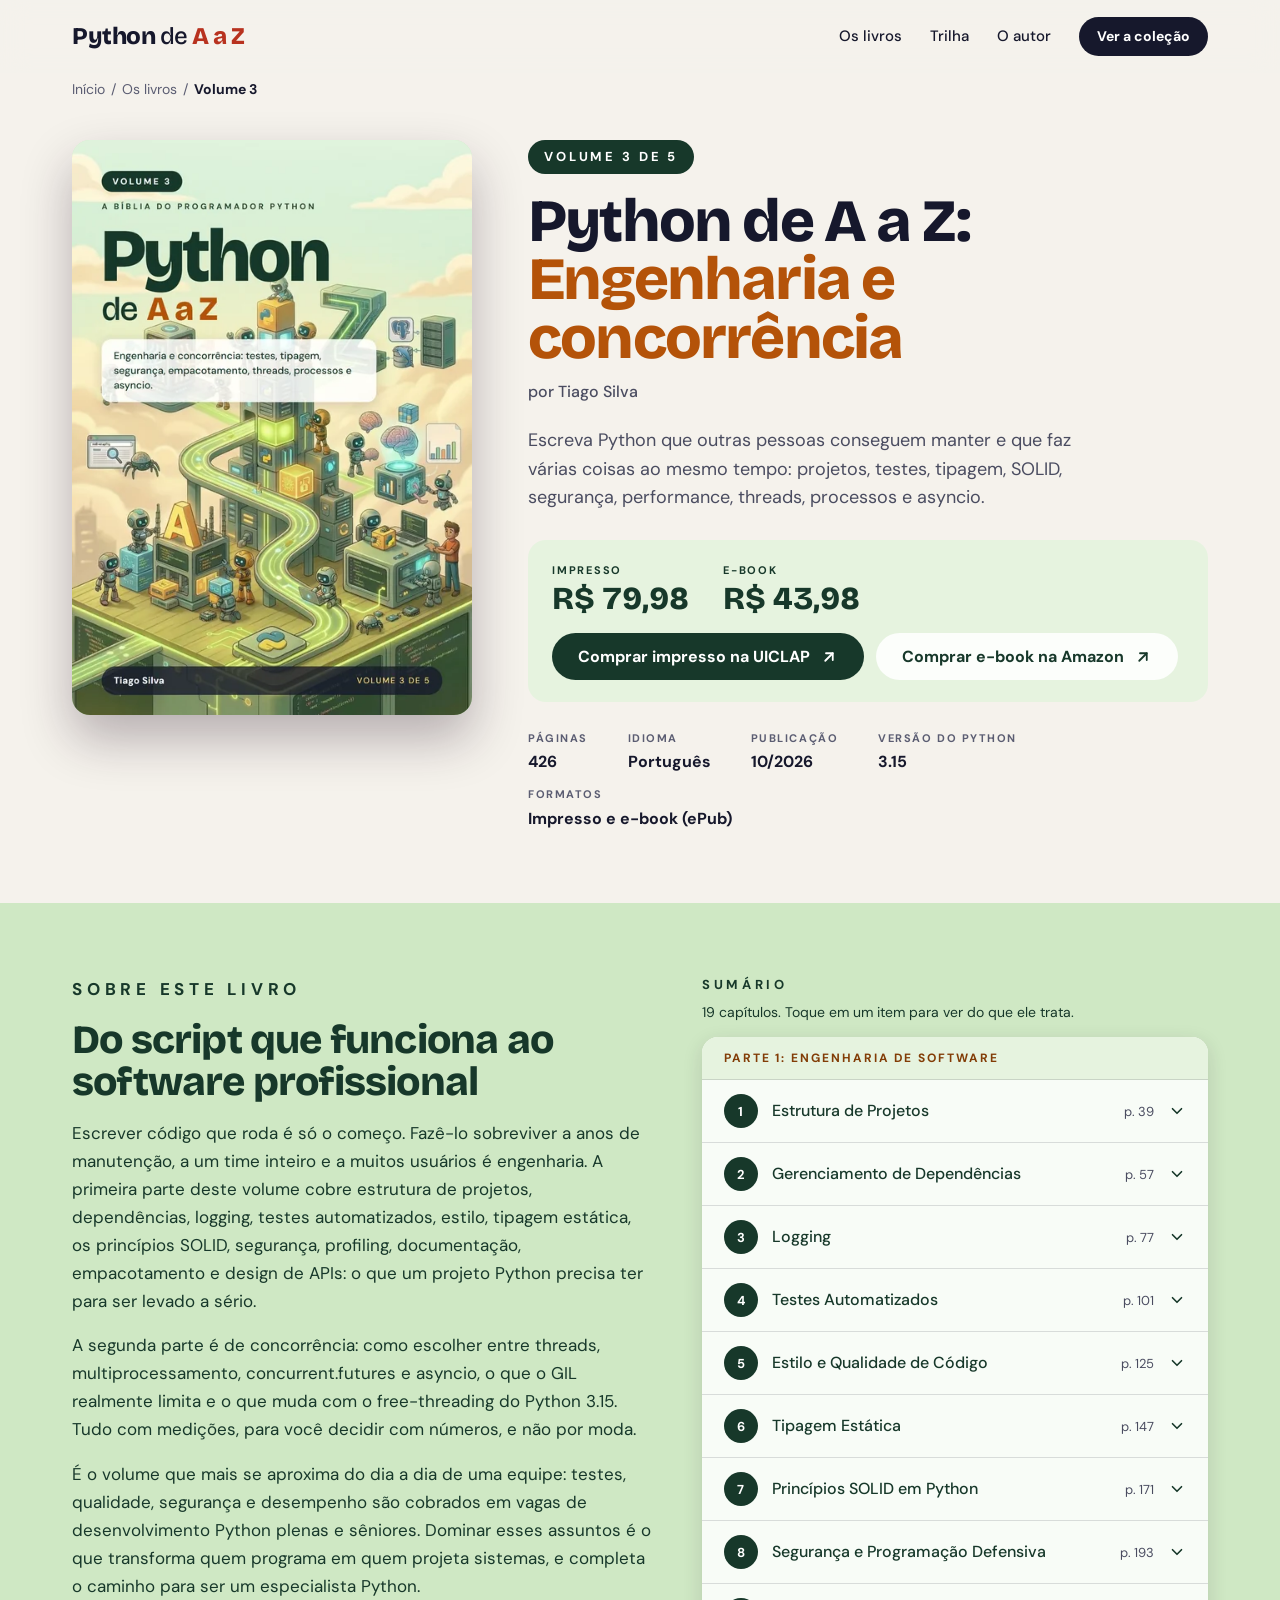
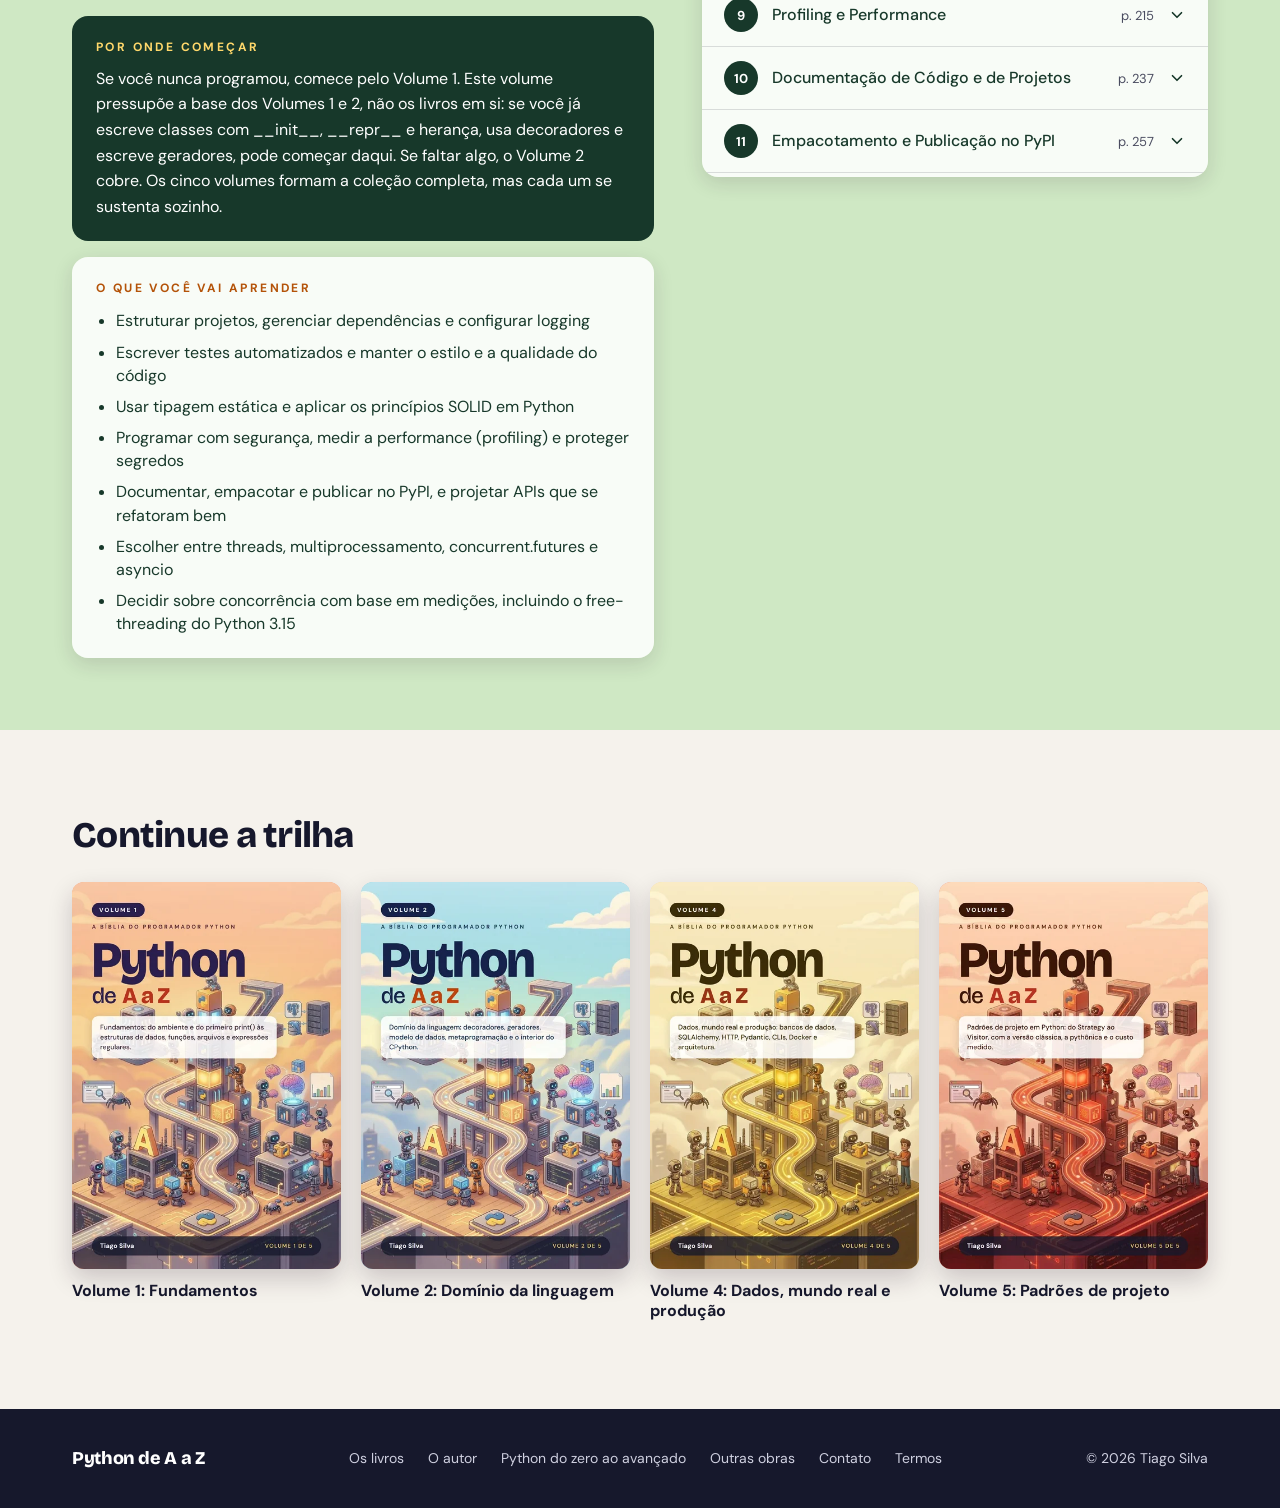
<file: livro-3.html>
<!doctype html>
<html lang="pt-BR">
<head>
<!-- Google tag (gtag.js) -->
<script>
  window.dataLayer = window.dataLayer || [];
  function gtag(){dataLayer.push(arguments);}
  gtag('js', new Date());
  gtag('config', 'G-75W0L401ED');
  /* o script do Google Analytics só é baixado depois que a página terminou de carregar */
  addEventListener('load', function () {
    setTimeout(function () {
      var s = document.createElement('script');
      s.async = true;
      s.src = 'https://www.googletagmanager.com/gtag/js?id=G-75W0L401ED';
      document.head.appendChild(s);
    }, 0);
  });
</script>
<meta charset="utf-8">
<meta name="viewport" content="width=device-width, initial-scale=1">
<title>Livro de Python profissional (Vol. 3) | Python de A a Z</title>
<meta name="description" content="Python profissional: estrutura de projetos, testes, tipagem, SOLID, segurança, desempenho, threads, processos e asyncio. Livro com exercícios e medições.">
<meta name="theme-color" content="#16182c">
<link rel="canonical" href="https://pythondeaaz.com.br/livro-3.html">
<meta name="robots" content="index, follow, max-image-preview:large">
<meta name="author" content="Tiago Silva">
<meta property="og:type" content="website">
<meta property="og:locale" content="pt_BR">
<meta property="og:site_name" content="Python de A a Z">
<meta property="og:title" content="Livro de Python profissional (Vol. 3) | Python de A a Z">
<meta property="og:description" content="Python profissional: estrutura de projetos, testes, tipagem, SOLID, segurança, desempenho, threads, processos e asyncio. Livro com exercícios e medições.">
<meta property="og:url" content="https://pythondeaaz.com.br/livro-3.html">
<meta property="og:image" content="https://pythondeaaz.com.br/assets/img/og-livro-3.jpg">
<meta property="og:image:width" content="1200">
<meta property="og:image:height" content="630">
<meta name="twitter:card" content="summary_large_image">
<meta name="twitter:title" content="Livro de Python profissional (Vol. 3) | Python de A a Z">
<meta name="twitter:description" content="Python profissional: estrutura de projetos, testes, tipagem, SOLID, segurança, desempenho, threads, processos e asyncio. Livro com exercícios e medições.">
<meta name="twitter:image" content="https://pythondeaaz.com.br/assets/img/og-livro-3.jpg">
<script type="application/ld+json">{"@context":"https://schema.org","@type":"Book","name":"Python de A a Z, Volume 3: Engenharia e concorrência","url":"https://pythondeaaz.com.br/livro-3.html","image":"https://pythondeaaz.com.br/assets/img/capa-3-960.webp","description":"Python profissional: estrutura de projetos, testes, tipagem, SOLID, segurança, desempenho, threads, processos e asyncio. Livro com exercícios e medições.","author":{"@type":"Person","name":"Tiago Silva","url":"https://www.linkedin.com/in/tiagoluizrs/"},"inLanguage":"pt-BR","bookFormat":"https://schema.org/Paperback","numberOfPages":426,"datePublished":"2026-10","isPartOf":{"@type":"BookSeries","name":"Python de A a Z"},"position":3,"workExample":[{"@type":"Book","bookFormat":"https://schema.org/Paperback","inLanguage":"pt-BR"},{"@type":"Book","bookFormat":"https://schema.org/EBook","inLanguage":"pt-BR"}],"offers":[{"@type":"Offer","name":"Impresso","price":"79.98","priceCurrency":"BRL","url":"https://loja.uiclap.com/titulo/ua213659","availability":"https://schema.org/InStock"},{"@type":"Offer","name":"E-book","price":"43.98","priceCurrency":"BRL","url":"https://www.amazon.com.br/dp/B0HPBZ5DXT","availability":"https://schema.org/InStock"}]}</script>
<script type="application/ld+json">{"@context":"https://schema.org","@type":"BreadcrumbList","itemListElement":[{"@type":"ListItem","position":1,"name":"Início","item":"https://pythondeaaz.com.br/"},{"@type":"ListItem","position":2,"name":"Os livros","item":"https://pythondeaaz.com.br/index.html#colecao"},{"@type":"ListItem","position":3,"name":"Volume 3","item":"https://pythondeaaz.com.br/livro-3.html"}]}</script>
<link rel="icon" href="favicon.svg" type="image/svg+xml">
<link rel="preload" href="assets/fonts/bricolage-grotesque-800.woff2" as="font" type="font/woff2" crossorigin>
<link rel="preload" href="assets/fonts/dm-sans-500.woff2" as="font" type="font/woff2" crossorigin>
<link rel="stylesheet" href="css/site.min.css">
<script>document.documentElement.classList.add("js");</script>
</head>
<body data-vol="3">
<a class="skip" href="#conteudo">Pular para o conteúdo</a>
<header class="site-header" id="topo">
  <div class="wrap">
    <a class="logo" href="index.html" aria-label="Python de A a Z, página inicial">Python <span>de</span> <b>A a Z</b></a>
    <nav class="nav" aria-label="Principal">
      <a href="index.html#colecao">Os livros</a>
      <a href="index.html#trilha">Trilha</a>
      <a href="index.html#autor">O autor</a>
      <a class="btn btn--dark btn--sm" href="index.html#colecao">Ver a coleção</a>
    </nav>
  </div>
</header>
<main id="conteudo">
<div class="wrap crumbs" aria-label="Você está em"><nav><a href="index.html">Início</a><span>/</span><a href="index.html#colecao">Os livros</a><span>/</span><b>Volume 3</b></nav></div>
<section class="bookhero" aria-labelledby="titulo">
  <div class="wrap bookhero__grid">
    <div class="bookhero__cover reveal"><img src="assets/img/capa-3-960.webp" srcset="assets/img/capa-3-480.webp 480w, assets/img/capa-3-960.webp 960w" sizes="(max-width: 640px) 80vw, 400px" width="960" height="1380" alt="Capa do Volume 3: Engenharia e concorrência" fetchpriority="high"></div>
    <div class="bookhero__info">
      <span class="pill reveal">Volume 3 de 5</span>
      <h1 class="display reveal" id="titulo" style="--i:1">Python de A a Z: <span>Engenharia e concorrência</span></h1>
      <p class="by reveal" style="--i:2">por Tiago Silva</p>
      <!-- avaliações (estrelas, nota e contagem) ocultas por enquanto -->
      <p class="lead reveal" style="--i:3">Escreva Python que outras pessoas conseguem manter e que faz várias coisas ao mesmo tempo: projetos, testes, tipagem, SOLID, segurança, performance, threads, processos e asyncio.</p>
      <div class="buybox reveal" style="--i:4">
        <div class="prices">
          <div class="price"><small>Impresso</small><b>R$ 79,98</b></div>
          <div class="price"><small>E-book</small><b>R$ 43,98</b></div>
        </div>
        <div class="buybox__actions">
          <a class="btn btn--v" href="https://loja.uiclap.com/titulo/ua213659" target="_blank" rel="noopener">Comprar impresso na UICLAP <svg viewBox="0 0 24 24" fill="none" stroke="currentColor" stroke-width="2.4" stroke-linecap="round" stroke-linejoin="round" aria-hidden="true"><path d="M7 17L17 7"/><path d="M8 7h9v9"/></svg></a>
          <a class="btn btn--white" href="https://www.amazon.com.br/dp/B0HPBZ5DXT" target="_blank" rel="noopener">Comprar e-book na Amazon <svg viewBox="0 0 24 24" fill="none" stroke="currentColor" stroke-width="2.4" stroke-linecap="round" stroke-linejoin="round" aria-hidden="true"><path d="M7 17L17 7"/><path d="M8 7h9v9"/></svg></a>
        </div>
      </div>
      <dl class="ficha reveal" style="--i:5">
        <div><dt>Páginas</dt><dd>426</dd></div>
        <div><dt>Idioma</dt><dd>Português</dd></div>
        <div><dt>Publicação</dt><dd>10/2026</dd></div>
        <div><dt>Versão do Python</dt><dd>3.15</dd></div>
        <div><dt>Formatos</dt><dd>Impresso e e-book (ePub)</dd></div>
      </dl>
    </div>
  </div>
</section>

<section class="about" id="sobre">
  <div class="wrap about__grid">
    <div class="about__text">
      <p class="eyebrow reveal">Sobre este livro</p>
      <h2 class="display reveal" style="--i:1">Do script que funciona ao software profissional</h2>
      <p>Escrever código que roda é só o começo. Fazê-lo sobreviver a anos de manutenção, a um time inteiro e a muitos usuários é engenharia. A primeira parte deste volume cobre estrutura de projetos, dependências, logging, testes automatizados, estilo, tipagem estática, os princípios SOLID, segurança, profiling, documentação, empacotamento e design de APIs: o que um projeto Python precisa ter para ser levado a sério.</p>
<p>A segunda parte é de concorrência: como escolher entre threads, multiprocessamento, concurrent.futures e asyncio, o que o GIL realmente limita e o que muda com o free-threading do Python 3.15. Tudo com medições, para você decidir com números, e não por moda.</p>
<p>É o volume que mais se aproxima do dia a dia de uma equipe: testes, qualidade, segurança e desempenho são cobrados em vagas de desenvolvimento Python plenas e sêniores. Dominar esses assuntos é o que transforma quem programa em quem projeta sistemas, e completa o caminho para ser um especialista Python.</p>
      <div class="card-dark reveal"><h3>Por onde começar</h3><p>Se você nunca programou, comece pelo Volume 1. Este volume pressupõe a base dos Volumes 1 e 2, não os livros em si: se você já escreve classes com __init__, __repr__ e herança, usa decoradores e escreve geradores, pode começar daqui. Se faltar algo, o Volume 2 cobre. Os cinco volumes formam a coleção completa, mas cada um se sustenta sozinho.</p></div>
      <div class="card-soft reveal"><h3>O que você vai aprender</h3><ul>
<li>Estruturar projetos, gerenciar dependências e configurar logging</li>
<li>Escrever testes automatizados e manter o estilo e a qualidade do código</li>
<li>Usar tipagem estática e aplicar os princípios SOLID em Python</li>
<li>Programar com segurança, medir a performance (profiling) e proteger segredos</li>
<li>Documentar, empacotar e publicar no PyPI, e projetar APIs que se refatoram bem</li>
<li>Escolher entre threads, multiprocessamento, concurrent.futures e asyncio</li>
<li>Decidir sobre concorrência com base em medições, incluindo o free-threading do Python 3.15</li>
</ul></div>
    </div>
    <div class="toc-wrap" id="sumario">
      <h2>Sumário</h2>
      <p>19 capítulos. Toque em um item para ver do que ele trata.</p>
      <div class="toc"><div class="toc__scroll" data-lenis-prevent>
<div class="toc__part">Parte 1: Engenharia de Software</div>
<details><summary><span class="toc__n">1</span><span class="toc__t">Estrutura de Projetos</span><span class="toc__p">p. 39</span><svg class="toc__chev" viewBox="0 0 24 24" fill="none" stroke="currentColor" stroke-width="2.2" stroke-linecap="round" stroke-linejoin="round" aria-hidden="true"><path d="M6 9l6 6 6-6"/></svg></summary><div class="toc__d">O layout src/, o pyproject.toml e a separação das regras de negócio da entrada e saída: como organizar um projeto instalável.</div></details>
<details><summary><span class="toc__n">2</span><span class="toc__t">Gerenciamento de Dependências</span><span class="toc__p">p. 57</span><svg class="toc__chev" viewBox="0 0 24 24" fill="none" stroke="currentColor" stroke-width="2.2" stroke-linecap="round" stroke-linejoin="round" aria-hidden="true"><path d="M6 9l6 6 6-6"/></svg></summary><div class="toc__d">Declarar, resolver e travar dependências no uv.lock, para que o mesmo conjunto de pacotes rode em qualquer máquina.</div></details>
<details><summary><span class="toc__n">3</span><span class="toc__t">Logging</span><span class="toc__p">p. 77</span><svg class="toc__chev" viewBox="0 0 24 24" fill="none" stroke="currentColor" stroke-width="2.2" stroke-linecap="round" stroke-linejoin="round" aria-hidden="true"><path d="M6 9l6 6 6-6"/></svg></summary><div class="toc__d">Loggers, filtros, formatadores e handlers: registrar o que o programa faz de um jeito configurável e útil em produção.</div></details>
<details><summary><span class="toc__n">4</span><span class="toc__t">Testes Automatizados</span><span class="toc__p">p. 101</span><svg class="toc__chev" viewBox="0 0 24 24" fill="none" stroke="currentColor" stroke-width="2.2" stroke-linecap="round" stroke-linejoin="round" aria-hidden="true"><path d="M6 9l6 6 6-6"/></svg></summary><div class="toc__d">Escrever testes que dão uma rede de segurança para mudar o código sem medo.</div></details>
<details><summary><span class="toc__n">5</span><span class="toc__t">Estilo e Qualidade de Código</span><span class="toc__p">p. 125</span><svg class="toc__chev" viewBox="0 0 24 24" fill="none" stroke="currentColor" stroke-width="2.2" stroke-linecap="round" stroke-linejoin="round" aria-hidden="true"><path d="M6 9l6 6 6-6"/></svg></summary><div class="toc__d">PEP 8, formatador, linter e métricas: deixar as máquinas discutirem estilo para você discutir o que importa.</div></details>
<details><summary><span class="toc__n">6</span><span class="toc__t">Tipagem Estática</span><span class="toc__p">p. 147</span><svg class="toc__chev" viewBox="0 0 24 24" fill="none" stroke="currentColor" stroke-width="2.2" stroke-linecap="round" stroke-linejoin="round" aria-hidden="true"><path d="M6 9l6 6 6-6"/></svg></summary><div class="toc__d">Anotar o código com tipos e deixar o verificador achar os erros antes de executar.</div></details>
<details><summary><span class="toc__n">7</span><span class="toc__t">Princípios SOLID em Python</span><span class="toc__p">p. 171</span><svg class="toc__chev" viewBox="0 0 24 24" fill="none" stroke="currentColor" stroke-width="2.2" stroke-linecap="round" stroke-linejoin="round" aria-hidden="true"><path d="M6 9l6 6 6-6"/></svg></summary><div class="toc__d">Os cinco princípios SOLID aplicados em Python, com exemplos antes e depois.</div></details>
<details><summary><span class="toc__n">8</span><span class="toc__t">Segurança e Programação Defensiva</span><span class="toc__p">p. 193</span><svg class="toc__chev" viewBox="0 0 24 24" fill="none" stroke="currentColor" stroke-width="2.2" stroke-linecap="round" stroke-linejoin="round" aria-hidden="true"><path d="M6 9l6 6 6-6"/></svg></summary><div class="toc__d">As falhas de segurança mais comuns em código Python e como escrever código que não confia no que recebe.</div></details>
<details><summary><span class="toc__n">9</span><span class="toc__t">Profiling e Performance</span><span class="toc__p">p. 215</span><svg class="toc__chev" viewBox="0 0 24 24" fill="none" stroke="currentColor" stroke-width="2.2" stroke-linecap="round" stroke-linejoin="round" aria-hidden="true"><path d="M6 9l6 6 6-6"/></svg></summary><div class="toc__d">Medir antes de otimizar: onde o tempo e a memória realmente vão, e como achar o gargalo.</div></details>
<details><summary><span class="toc__n">10</span><span class="toc__t">Documentação de Código e de Projetos</span><span class="toc__p">p. 237</span><svg class="toc__chev" viewBox="0 0 24 24" fill="none" stroke="currentColor" stroke-width="2.2" stroke-linecap="round" stroke-linejoin="round" aria-hidden="true"><path d="M6 9l6 6 6-6"/></svg></summary><div class="toc__d">Docstrings, README e guias: escrever, junto do código, o que ele não consegue dizer sozinho.</div></details>
<details><summary><span class="toc__n">11</span><span class="toc__t">Empacotamento e Publicação no PyPI</span><span class="toc__p">p. 257</span><svg class="toc__chev" viewBox="0 0 24 24" fill="none" stroke="currentColor" stroke-width="2.2" stroke-linecap="round" stroke-linejoin="round" aria-hidden="true"><path d="M6 9l6 6 6-6"/></svg></summary><div class="toc__d">Gerar wheel e sdist e publicar no PyPI, para que qualquer pessoa rode pip install no seu pacote.</div></details>
<details><summary><span class="toc__n">12</span><span class="toc__t">Configuração e Gerenciamento de Segredos</span><span class="toc__p">p. 279</span><svg class="toc__chev" viewBox="0 0 24 24" fill="none" stroke="currentColor" stroke-width="2.2" stroke-linecap="round" stroke-linejoin="round" aria-hidden="true"><path d="M6 9l6 6 6-6"/></svg></summary><div class="toc__d">Separar a configuração do código e guardar segredos com segurança entre desenvolvimento e produção.</div></details>
<details><summary><span class="toc__n">13</span><span class="toc__t">Design de APIs e Refatoração</span><span class="toc__p">p. 301</span><svg class="toc__chev" viewBox="0 0 24 24" fill="none" stroke="currentColor" stroke-width="2.2" stroke-linecap="round" stroke-linejoin="round" aria-hidden="true"><path d="M6 9l6 6 6-6"/></svg></summary><div class="toc__d">Projetar interfaces fáceis de usar certo e difíceis de usar errado, e refatorar sem quebrar o que funciona.</div></details>
<div class="toc__part">Parte 2: Concorrência e Paralelismo</div>
<details><summary><span class="toc__n">14</span><span class="toc__t">Escolhendo o Modelo de Concorrência</span><span class="toc__p">p. 329</span><svg class="toc__chev" viewBox="0 0 24 24" fill="none" stroke="currentColor" stroke-width="2.2" stroke-linecap="round" stroke-linejoin="round" aria-hidden="true"><path d="M6 9l6 6 6-6"/></svg></summary><div class="toc__d">Concorrência, paralelismo e como escolher entre threads, processos, asyncio, free-threading e subinterpretadores.</div></details>
<details><summary><span class="toc__n">15</span><span class="toc__t">Threads e Concorrência</span><span class="toc__p">p. 345</span><svg class="toc__chev" viewBox="0 0 24 24" fill="none" stroke="currentColor" stroke-width="2.2" stroke-linecap="round" stroke-linejoin="round" aria-hidden="true"><path d="M6 9l6 6 6-6"/></svg></summary><div class="toc__d">Threads: ótimas para esperar E/S, e como evitar corridas e deadlocks com travas, eventos e filas.</div></details>
<details><summary><span class="toc__n">16</span><span class="toc__t">Multiprocessamento</span><span class="toc__p">p. 363</span><svg class="toc__chev" viewBox="0 0 24 24" fill="none" stroke="currentColor" stroke-width="2.2" stroke-linecap="round" stroke-linejoin="round" aria-hidden="true"><path d="M6 9l6 6 6-6"/></svg></summary><div class="toc__d">Vários interpretadores, cada um com o seu GIL: usar todos os núcleos em tarefas de CPU e o preço disso.</div></details>
<details><summary><span class="toc__n">17</span><span class="toc__t">concurrent.futures</span><span class="toc__p">p. 379</span><svg class="toc__chev" viewBox="0 0 24 24" fill="none" stroke="currentColor" stroke-width="2.2" stroke-linecap="round" stroke-linejoin="round" aria-hidden="true"><path d="M6 9l6 6 6-6"/></svg></summary><div class="toc__d">Uma interface única para pools de threads, processos e subinterpretadores: troque o modelo trocando uma classe.</div></details>
<details><summary><span class="toc__n">18</span><span class="toc__t">Programação Assíncrona com asyncio</span><span class="toc__p">p. 393</span><svg class="toc__chev" viewBox="0 0 24 24" fill="none" stroke="currentColor" stroke-width="2.2" stroke-linecap="round" stroke-linejoin="round" aria-hidden="true"><path d="M6 9l6 6 6-6"/></svg></summary><div class="toc__d">Milhares de tarefas cooperativas em uma só thread: o laço de eventos, await e as armadilhas do código assíncrono.</div></details>
<details><summary><span class="toc__n">19</span><span class="toc__t">Free-Threading e Subinterpretadores</span><span class="toc__p">p. 411</span><svg class="toc__chev" viewBox="0 0 24 24" fill="none" stroke="currentColor" stroke-width="2.2" stroke-linecap="round" stroke-linejoin="round" aria-hidden="true"><path d="M6 9l6 6 6-6"/></svg></summary><div class="toc__d">O Python sem GIL e os subinterpretadores: paralelismo de verdade, e quando vale a pena usá-lo.</div></details>
</div></div>
    </div>
  </div>
</section>

<!-- Avaliações: ocultas por enquanto (remova o atributo hidden quando houver avaliações reais) -->
<section class="reviews section" id="avaliacoes" hidden>
  <div class="wrap">
    <p class="eyebrow">Avaliações</p>
    <h2 class="display" style="margin-top:10px;font-size:clamp(32px,5vw,44px)">O que os leitores dizem</h2>
    <div class="reviews__grid"><figure class="review" style="margin:0"><div class="stars" aria-label="5 de 5 estrelas">★★★★★</div><blockquote style="margin:0">Texto da avaliação.</blockquote><figcaption><b>Nome Sobrenome</b></figcaption></figure></div>
  </div>
</section>

<section class="section others">
  <div class="wrap">
    <h2 class="display reveal">Continue a trilha</h2>
    <div class="others__grid">
<a class="reveal" data-vol="1" style="--i:0" href="livro-1.html"><span class="card__cover"><img src="assets/img/capa-1-480.webp" width="480" height="690" alt="" loading="lazy"></span><strong>Volume 1: Fundamentos</strong></a>
<a class="reveal" data-vol="2" style="--i:1" href="livro-2.html"><span class="card__cover"><img src="assets/img/capa-2-480.webp" width="480" height="690" alt="" loading="lazy"></span><strong>Volume 2: Domínio da linguagem</strong></a>
<a class="reveal" data-vol="4" style="--i:2" href="livro-4.html"><span class="card__cover"><img src="assets/img/capa-4-480.webp" width="480" height="690" alt="" loading="lazy"></span><strong>Volume 4: Dados, mundo real e produção</strong></a>
<a class="reveal" data-vol="5" style="--i:3" href="livro-5.html"><span class="card__cover"><img src="assets/img/capa-5-480.webp" width="480" height="690" alt="" loading="lazy"></span><strong>Volume 5: Padrões de projeto</strong></a>
    </div>
  </div>
</section>
</main>
<footer class="site-footer">
  <div class="wrap">
    <span class="logo">Python de A a Z</span>
    <nav aria-label="Rodapé">
      <a href="index.html#colecao">Os livros</a>
      <a href="index.html#autor">O autor</a>
      <a href="livro-python-do-basico-ao-avancado.html">Python do zero ao avançado</a>
      <a href="outras.html">Outras obras</a>
      <a href="mailto:tiagoluizrs@gmail.com">Contato</a>
      <a href="termos.html">Termos</a>
    </nav>
    <span>© 2026 Tiago Silva</span>
  </div>
</footer>
<script src="js/app.min.js" defer></script>
</body>
</html>
</file>
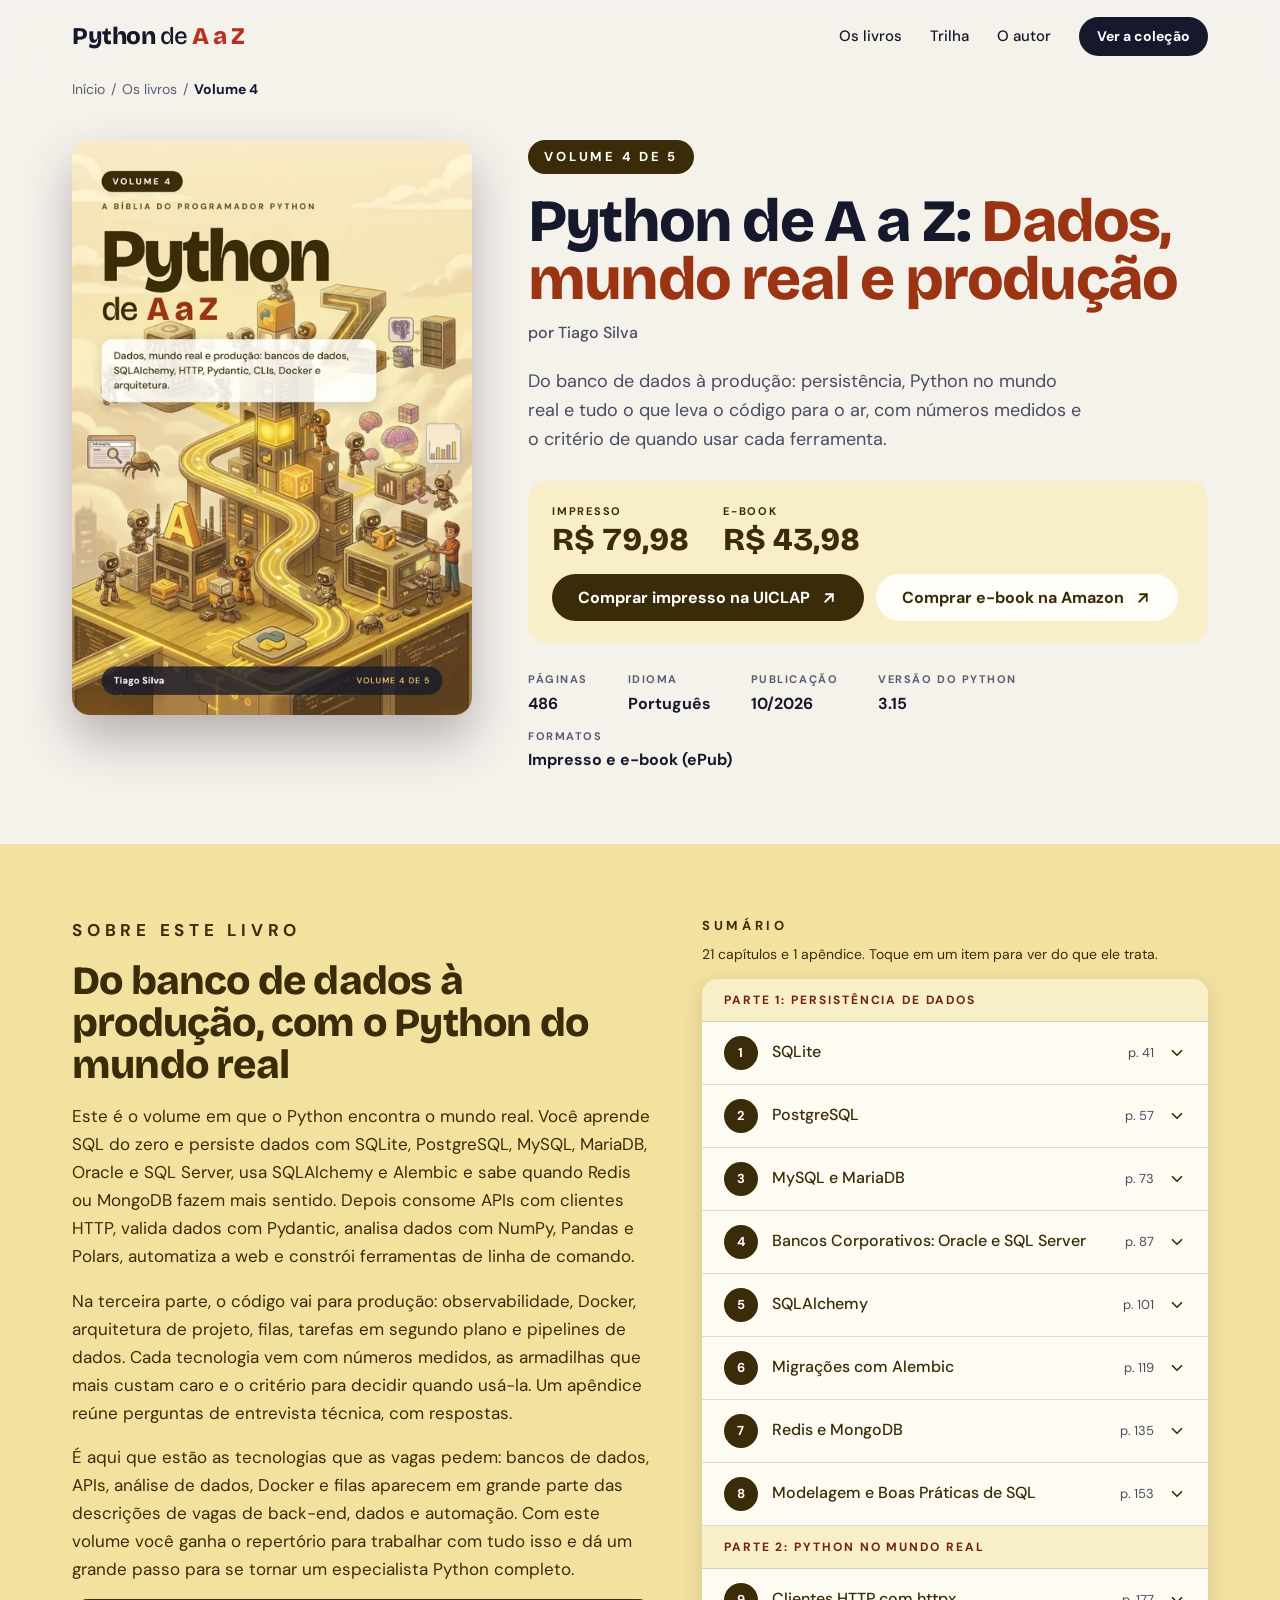
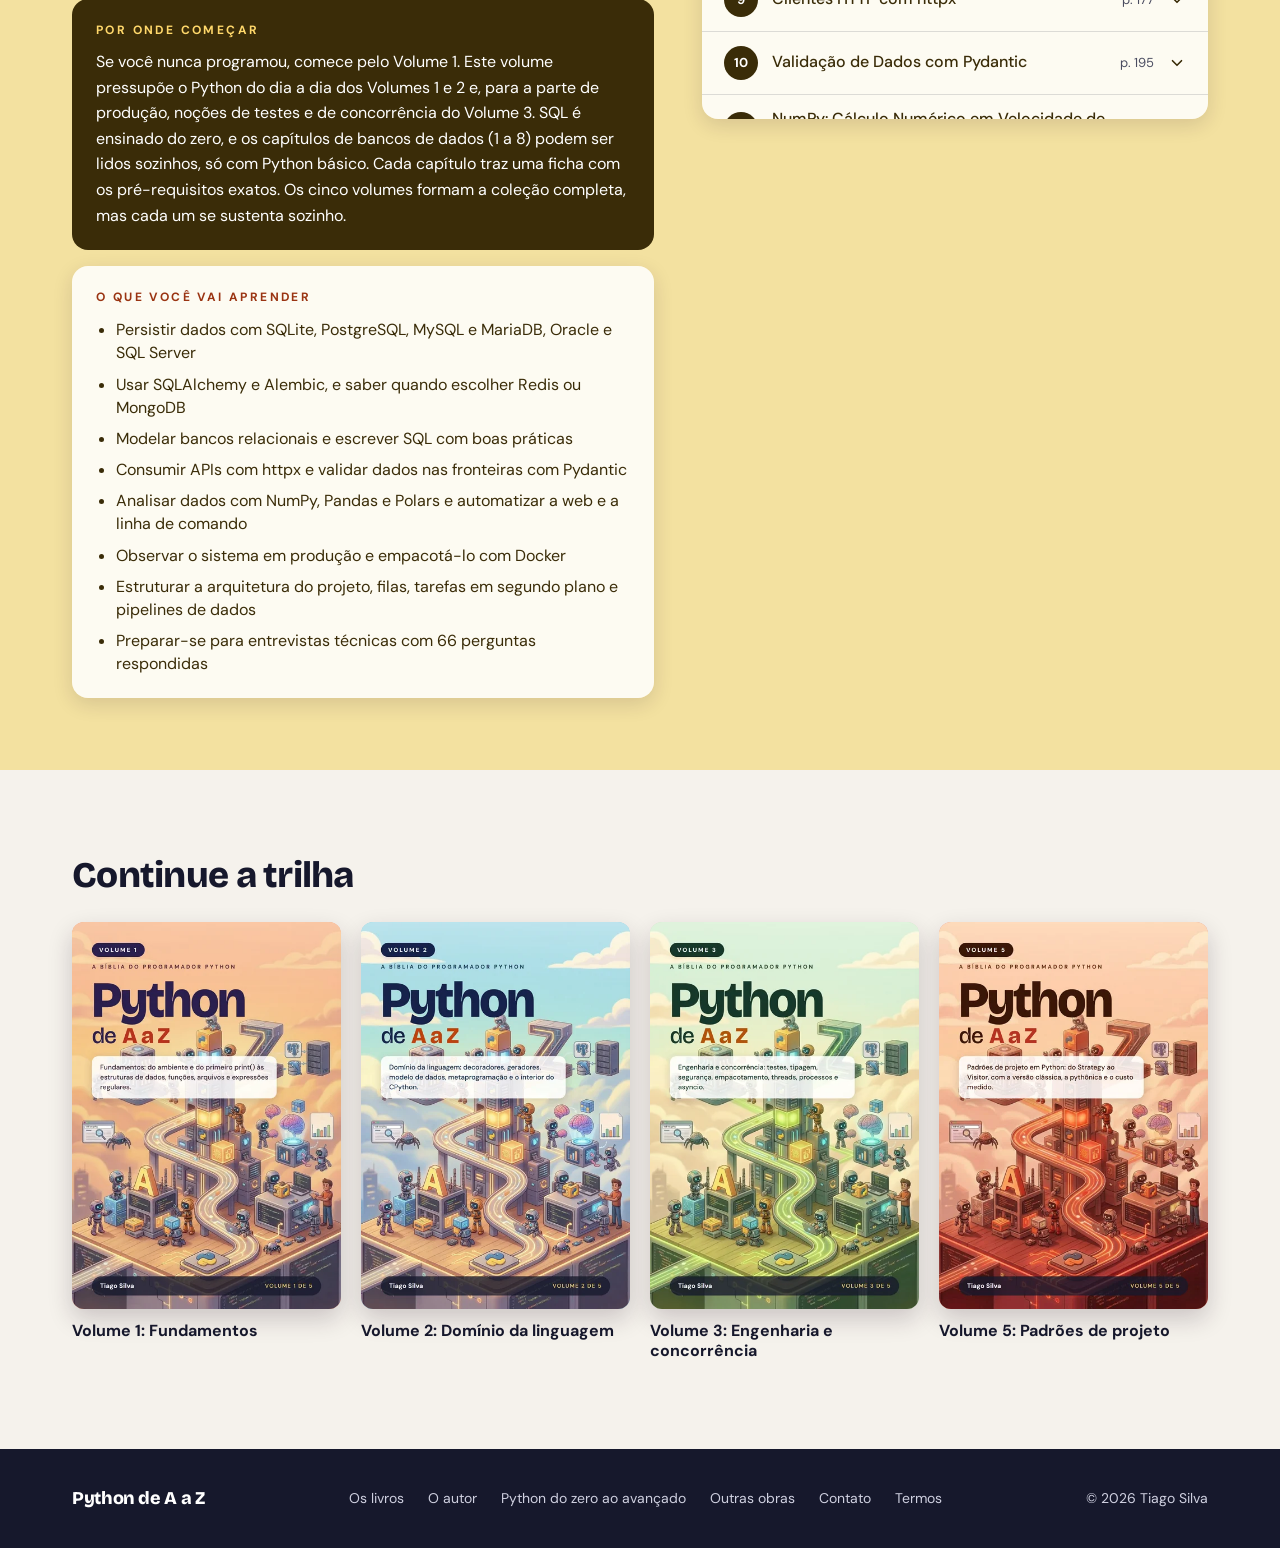
<file: livro-4.html>
<!doctype html>
<html lang="pt-BR">
<head>
<!-- Google tag (gtag.js) -->
<script>
  window.dataLayer = window.dataLayer || [];
  function gtag(){dataLayer.push(arguments);}
  gtag('js', new Date());
  gtag('config', 'G-75W0L401ED');
  /* o script do Google Analytics só é baixado depois que a página terminou de carregar */
  addEventListener('load', function () {
    setTimeout(function () {
      var s = document.createElement('script');
      s.async = true;
      s.src = 'https://www.googletagmanager.com/gtag/js?id=G-75W0L401ED';
      document.head.appendChild(s);
    }, 0);
  });
</script>
<meta charset="utf-8">
<meta name="viewport" content="width=device-width, initial-scale=1">
<title>Livro de Python com bancos de dados (Vol. 4) | Python de A a Z</title>
<meta name="description" content="Python com bancos de dados (PostgreSQL, MySQL, Oracle, SQL Server), APIs, Pandas, Polars, Docker, filas e pipelines, mais 66 perguntas de entrevista.">
<meta name="theme-color" content="#16182c">
<link rel="canonical" href="https://pythondeaaz.com.br/livro-4.html">
<meta name="robots" content="index, follow, max-image-preview:large">
<meta name="author" content="Tiago Silva">
<meta property="og:type" content="website">
<meta property="og:locale" content="pt_BR">
<meta property="og:site_name" content="Python de A a Z">
<meta property="og:title" content="Livro de Python com bancos de dados (Vol. 4) | Python de A a Z">
<meta property="og:description" content="Python com bancos de dados (PostgreSQL, MySQL, Oracle, SQL Server), APIs, Pandas, Polars, Docker, filas e pipelines, mais 66 perguntas de entrevista.">
<meta property="og:url" content="https://pythondeaaz.com.br/livro-4.html">
<meta property="og:image" content="https://pythondeaaz.com.br/assets/img/og-livro-4.jpg">
<meta property="og:image:width" content="1200">
<meta property="og:image:height" content="630">
<meta name="twitter:card" content="summary_large_image">
<meta name="twitter:title" content="Livro de Python com bancos de dados (Vol. 4) | Python de A a Z">
<meta name="twitter:description" content="Python com bancos de dados (PostgreSQL, MySQL, Oracle, SQL Server), APIs, Pandas, Polars, Docker, filas e pipelines, mais 66 perguntas de entrevista.">
<meta name="twitter:image" content="https://pythondeaaz.com.br/assets/img/og-livro-4.jpg">
<script type="application/ld+json">{"@context":"https://schema.org","@type":"Book","name":"Python de A a Z, Volume 4: Dados, mundo real e produção","url":"https://pythondeaaz.com.br/livro-4.html","image":"https://pythondeaaz.com.br/assets/img/capa-4-960.webp","description":"Python com bancos de dados (PostgreSQL, MySQL, Oracle, SQL Server), APIs, Pandas, Polars, Docker, filas e pipelines, mais 66 perguntas de entrevista.","author":{"@type":"Person","name":"Tiago Silva","url":"https://www.linkedin.com/in/tiagoluizrs/"},"inLanguage":"pt-BR","bookFormat":"https://schema.org/Paperback","numberOfPages":486,"datePublished":"2026-10","isPartOf":{"@type":"BookSeries","name":"Python de A a Z"},"position":4,"workExample":[{"@type":"Book","bookFormat":"https://schema.org/Paperback","inLanguage":"pt-BR"},{"@type":"Book","bookFormat":"https://schema.org/EBook","inLanguage":"pt-BR"}],"offers":[{"@type":"Offer","name":"Impresso","price":"79.98","priceCurrency":"BRL","url":"https://loja.uiclap.com/titulo/ua213664","availability":"https://schema.org/InStock"},{"@type":"Offer","name":"E-book","price":"43.98","priceCurrency":"BRL","url":"https://www.amazon.com.br/dp/B0HPBVD5MG","availability":"https://schema.org/InStock"}]}</script>
<script type="application/ld+json">{"@context":"https://schema.org","@type":"BreadcrumbList","itemListElement":[{"@type":"ListItem","position":1,"name":"Início","item":"https://pythondeaaz.com.br/"},{"@type":"ListItem","position":2,"name":"Os livros","item":"https://pythondeaaz.com.br/index.html#colecao"},{"@type":"ListItem","position":3,"name":"Volume 4","item":"https://pythondeaaz.com.br/livro-4.html"}]}</script>
<link rel="icon" href="favicon.svg" type="image/svg+xml">
<link rel="preload" href="assets/fonts/bricolage-grotesque-800.woff2" as="font" type="font/woff2" crossorigin>
<link rel="preload" href="assets/fonts/dm-sans-500.woff2" as="font" type="font/woff2" crossorigin>
<link rel="stylesheet" href="css/site.min.css">
<script>document.documentElement.classList.add("js");</script>
</head>
<body data-vol="4">
<a class="skip" href="#conteudo">Pular para o conteúdo</a>
<header class="site-header" id="topo">
  <div class="wrap">
    <a class="logo" href="index.html" aria-label="Python de A a Z, página inicial">Python <span>de</span> <b>A a Z</b></a>
    <nav class="nav" aria-label="Principal">
      <a href="index.html#colecao">Os livros</a>
      <a href="index.html#trilha">Trilha</a>
      <a href="index.html#autor">O autor</a>
      <a class="btn btn--dark btn--sm" href="index.html#colecao">Ver a coleção</a>
    </nav>
  </div>
</header>
<main id="conteudo">
<div class="wrap crumbs" aria-label="Você está em"><nav><a href="index.html">Início</a><span>/</span><a href="index.html#colecao">Os livros</a><span>/</span><b>Volume 4</b></nav></div>
<section class="bookhero" aria-labelledby="titulo">
  <div class="wrap bookhero__grid">
    <div class="bookhero__cover reveal"><img src="assets/img/capa-4-960.webp" srcset="assets/img/capa-4-480.webp 480w, assets/img/capa-4-960.webp 960w" sizes="(max-width: 640px) 80vw, 400px" width="960" height="1380" alt="Capa do Volume 4: Dados, mundo real e produção" fetchpriority="high"></div>
    <div class="bookhero__info">
      <span class="pill reveal">Volume 4 de 5</span>
      <h1 class="display reveal" id="titulo" style="--i:1">Python de A a Z: <span>Dados, mundo real e produção</span></h1>
      <p class="by reveal" style="--i:2">por Tiago Silva</p>
      <!-- avaliações (estrelas, nota e contagem) ocultas por enquanto -->
      <p class="lead reveal" style="--i:3">Do banco de dados à produção: persistência, Python no mundo real e tudo o que leva o código para o ar, com números medidos e o critério de quando usar cada ferramenta.</p>
      <div class="buybox reveal" style="--i:4">
        <div class="prices">
          <div class="price"><small>Impresso</small><b>R$ 79,98</b></div>
          <div class="price"><small>E-book</small><b>R$ 43,98</b></div>
        </div>
        <div class="buybox__actions">
          <a class="btn btn--v" href="https://loja.uiclap.com/titulo/ua213664" target="_blank" rel="noopener">Comprar impresso na UICLAP <svg viewBox="0 0 24 24" fill="none" stroke="currentColor" stroke-width="2.4" stroke-linecap="round" stroke-linejoin="round" aria-hidden="true"><path d="M7 17L17 7"/><path d="M8 7h9v9"/></svg></a>
          <a class="btn btn--white" href="https://www.amazon.com.br/dp/B0HPBVD5MG" target="_blank" rel="noopener">Comprar e-book na Amazon <svg viewBox="0 0 24 24" fill="none" stroke="currentColor" stroke-width="2.4" stroke-linecap="round" stroke-linejoin="round" aria-hidden="true"><path d="M7 17L17 7"/><path d="M8 7h9v9"/></svg></a>
        </div>
      </div>
      <dl class="ficha reveal" style="--i:5">
        <div><dt>Páginas</dt><dd>486</dd></div>
        <div><dt>Idioma</dt><dd>Português</dd></div>
        <div><dt>Publicação</dt><dd>10/2026</dd></div>
        <div><dt>Versão do Python</dt><dd>3.15</dd></div>
        <div><dt>Formatos</dt><dd>Impresso e e-book (ePub)</dd></div>
      </dl>
    </div>
  </div>
</section>

<section class="about" id="sobre">
  <div class="wrap about__grid">
    <div class="about__text">
      <p class="eyebrow reveal">Sobre este livro</p>
      <h2 class="display reveal" style="--i:1">Do banco de dados à produção, com o Python do mundo real</h2>
      <p>Este é o volume em que o Python encontra o mundo real. Você aprende SQL do zero e persiste dados com SQLite, PostgreSQL, MySQL, MariaDB, Oracle e SQL Server, usa SQLAlchemy e Alembic e sabe quando Redis ou MongoDB fazem mais sentido. Depois consome APIs com clientes HTTP, valida dados com Pydantic, analisa dados com NumPy, Pandas e Polars, automatiza a web e constrói ferramentas de linha de comando.</p>
<p>Na terceira parte, o código vai para produção: observabilidade, Docker, arquitetura de projeto, filas, tarefas em segundo plano e pipelines de dados. Cada tecnologia vem com números medidos, as armadilhas que mais custam caro e o critério para decidir quando usá-la. Um apêndice reúne perguntas de entrevista técnica, com respostas.</p>
<p>É aqui que estão as tecnologias que as vagas pedem: bancos de dados, APIs, análise de dados, Docker e filas aparecem em grande parte das descrições de vagas de back-end, dados e automação. Com este volume você ganha o repertório para trabalhar com tudo isso e dá um grande passo para se tornar um especialista Python completo.</p>
      <div class="card-dark reveal"><h3>Por onde começar</h3><p>Se você nunca programou, comece pelo Volume 1. Este volume pressupõe o Python do dia a dia dos Volumes 1 e 2 e, para a parte de produção, noções de testes e de concorrência do Volume 3. SQL é ensinado do zero, e os capítulos de bancos de dados (1 a 8) podem ser lidos sozinhos, só com Python básico. Cada capítulo traz uma ficha com os pré-requisitos exatos. Os cinco volumes formam a coleção completa, mas cada um se sustenta sozinho.</p></div>
      <div class="card-soft reveal"><h3>O que você vai aprender</h3><ul>
<li>Persistir dados com SQLite, PostgreSQL, MySQL e MariaDB, Oracle e SQL Server</li>
<li>Usar SQLAlchemy e Alembic, e saber quando escolher Redis ou MongoDB</li>
<li>Modelar bancos relacionais e escrever SQL com boas práticas</li>
<li>Consumir APIs com httpx e validar dados nas fronteiras com Pydantic</li>
<li>Analisar dados com NumPy, Pandas e Polars e automatizar a web e a linha de comando</li>
<li>Observar o sistema em produção e empacotá-lo com Docker</li>
<li>Estruturar a arquitetura do projeto, filas, tarefas em segundo plano e pipelines de dados</li>
<li>Preparar-se para entrevistas técnicas com 66 perguntas respondidas</li>
</ul></div>
    </div>
    <div class="toc-wrap" id="sumario">
      <h2>Sumário</h2>
      <p>21 capítulos e 1 apêndice. Toque em um item para ver do que ele trata.</p>
      <div class="toc"><div class="toc__scroll" data-lenis-prevent>
<div class="toc__part">Parte 1: Persistência de Dados</div>
<details><summary><span class="toc__n">1</span><span class="toc__t">SQLite</span><span class="toc__p">p. 41</span><svg class="toc__chev" viewBox="0 0 24 24" fill="none" stroke="currentColor" stroke-width="2.2" stroke-linecap="round" stroke-linejoin="round" aria-hidden="true"><path d="M6 9l6 6 6-6"/></svg></summary><div class="toc__d">Um banco de dados completo em um único arquivo, já embutido no Python: a melhor porta de entrada para SQL.</div></details>
<details><summary><span class="toc__n">2</span><span class="toc__t">PostgreSQL</span><span class="toc__p">p. 57</span><svg class="toc__chev" viewBox="0 0 24 24" fill="none" stroke="currentColor" stroke-width="2.2" stroke-linecap="round" stroke-linejoin="round" aria-hidden="true"><path d="M6 9l6 6 6-6"/></svg></summary><div class="toc__d">O banco relacional de código aberto mais completo: transações, tipos ricos como jsonb e recursos para sistemas reais.</div></details>
<details><summary><span class="toc__n">3</span><span class="toc__t">MySQL e MariaDB</span><span class="toc__p">p. 73</span><svg class="toc__chev" viewBox="0 0 24 24" fill="none" stroke="currentColor" stroke-width="2.2" stroke-linecap="round" stroke-linejoin="round" aria-hidden="true"><path d="M6 9l6 6 6-6"/></svg></summary><div class="toc__d">Os bancos mais usados na web, e as diferenças e armadilhas que não aparecem quando se trata os dois como iguais.</div></details>
<details><summary><span class="toc__n">4</span><span class="toc__t">Bancos Corporativos: Oracle e SQL Server</span><span class="toc__p">p. 87</span><svg class="toc__chev" viewBox="0 0 24 24" fill="none" stroke="currentColor" stroke-width="2.2" stroke-linecap="round" stroke-linejoin="round" aria-hidden="true"><path d="M6 9l6 6 6-6"/></svg></summary><div class="toc__d">Oracle e SQL Server, os bancos de grandes empresas, acessados com drivers modernos e sem instalações pesadas.</div></details>
<details><summary><span class="toc__n">5</span><span class="toc__t">SQLAlchemy</span><span class="toc__p">p. 101</span><svg class="toc__chev" viewBox="0 0 24 24" fill="none" stroke="currentColor" stroke-width="2.2" stroke-linecap="round" stroke-linejoin="round" aria-hidden="true"><path d="M6 9l6 6 6-6"/></svg></summary><div class="toc__d">O Core e o ORM: uma API única para falar com todos os bancos, sem escrever tudo à mão.</div></details>
<details><summary><span class="toc__n">6</span><span class="toc__t">Migrações com Alembic</span><span class="toc__p">p. 119</span><svg class="toc__chev" viewBox="0 0 24 24" fill="none" stroke="currentColor" stroke-width="2.2" stroke-linecap="round" stroke-linejoin="round" aria-hidden="true"><path d="M6 9l6 6 6-6"/></svg></summary><div class="toc__d">Versionar o esquema do banco com scripts de migração, com upgrade e downgrade, em qualquer ambiente.</div></details>
<details><summary><span class="toc__n">7</span><span class="toc__t">Redis e MongoDB</span><span class="toc__p">p. 135</span><svg class="toc__chev" viewBox="0 0 24 24" fill="none" stroke="currentColor" stroke-width="2.2" stroke-linecap="round" stroke-linejoin="round" aria-hidden="true"><path d="M6 9l6 6 6-6"/></svg></summary><div class="toc__d">Redis para cache, filas e rankings; MongoDB para documentos: o que cada um resolve e quando escolher.</div></details>
<details><summary><span class="toc__n">8</span><span class="toc__t">Modelagem e Boas Práticas de SQL</span><span class="toc__p">p. 153</span><svg class="toc__chev" viewBox="0 0 24 24" fill="none" stroke="currentColor" stroke-width="2.2" stroke-linecap="round" stroke-linejoin="round" aria-hidden="true"><path d="M6 9l6 6 6-6"/></svg></summary><div class="toc__d">Normalizar, declarar regras no próprio banco e indexar: o que torna um banco correto, rápido e fácil de evoluir.</div></details>
<div class="toc__part">Parte 2: Python no Mundo Real</div>
<details><summary><span class="toc__n">9</span><span class="toc__t">Clientes HTTP com httpx</span><span class="toc__p">p. 177</span><svg class="toc__chev" viewBox="0 0 24 24" fill="none" stroke="currentColor" stroke-width="2.2" stroke-linecap="round" stroke-linejoin="round" aria-hidden="true"><path d="M6 9l6 6 6-6"/></svg></summary><div class="toc__d">O cliente HTTP moderno do Python: timeouts, sessões, streaming e como escrever clientes de API que não quebram.</div></details>
<details><summary><span class="toc__n">10</span><span class="toc__t">Validação de Dados com Pydantic</span><span class="toc__p">p. 195</span><svg class="toc__chev" viewBox="0 0 24 24" fill="none" stroke="currentColor" stroke-width="2.2" stroke-linecap="round" stroke-linejoin="round" aria-hidden="true"><path d="M6 9l6 6 6-6"/></svg></summary><div class="toc__d">Transformar anotações de tipo em validação em tempo de execução para tudo que entra no seu programa.</div></details>
<details><summary><span class="toc__n">11</span><span class="toc__t">NumPy: Cálculo Numérico em Velocidade de C</span><span class="toc__p">p. 211</span><svg class="toc__chev" viewBox="0 0 24 24" fill="none" stroke="currentColor" stroke-width="2.2" stroke-linecap="round" stroke-linejoin="round" aria-hidden="true"><path d="M6 9l6 6 6-6"/></svg></summary><div class="toc__d">Contas sobre milhões de números de uma vez, em velocidade de C: a base do Pandas e de boa parte do ecossistema de dados.</div></details>
<details><summary><span class="toc__n">12</span><span class="toc__t">Pandas: Análise de Dados com Tabelas</span><span class="toc__p">p. 235</span><svg class="toc__chev" viewBox="0 0 24 24" fill="none" stroke="currentColor" stroke-width="2.2" stroke-linecap="round" stroke-linejoin="round" aria-hidden="true"><path d="M6 9l6 6 6-6"/></svg></summary><div class="toc__d">DataFrames: de &quot;percorrer linhas&quot; para &quot;descrever operações sobre colunas&quot;, para analisar dados com clareza.</div></details>
<details><summary><span class="toc__n">13</span><span class="toc__t">Polars: Tabelas Rápidas, Preguiçosas e Paralelas</span><span class="toc__p">p. 259</span><svg class="toc__chev" viewBox="0 0 24 24" fill="none" stroke="currentColor" stroke-width="2.2" stroke-linecap="round" stroke-linejoin="round" aria-hidden="true"><path d="M6 9l6 6 6-6"/></svg></summary><div class="toc__d">Tabelas rápidas, preguiçosas e paralelas, escritas em Rust, para dados que o Pandas já não aguenta com folga.</div></details>
<details><summary><span class="toc__n">14</span><span class="toc__t">Automação Web: Scraping e Navegador</span><span class="toc__p">p. 279</span><svg class="toc__chev" viewBox="0 0 24 24" fill="none" stroke="currentColor" stroke-width="2.2" stroke-linecap="round" stroke-linejoin="round" aria-hidden="true"><path d="M6 9l6 6 6-6"/></svg></summary><div class="toc__d">Raspar páginas e controlar um navegador de verdade por código, com os cuidados éticos e técnicos.</div></details>
<details><summary><span class="toc__n">15</span><span class="toc__t">Ferramentas de Linha de Comando</span><span class="toc__p">p. 299</span><svg class="toc__chev" viewBox="0 0 24 24" fill="none" stroke="currentColor" stroke-width="2.2" stroke-linecap="round" stroke-linejoin="round" aria-hidden="true"><path d="M6 9l6 6 6-6"/></svg></summary><div class="toc__d">Criar ferramentas de linha de comando que outras pessoas e programas conseguem usar.</div></details>
<div class="toc__part">Parte 3: Python em Produção</div>
<details><summary><span class="toc__n">16</span><span class="toc__t">Observabilidade</span><span class="toc__p">p. 323</span><svg class="toc__chev" viewBox="0 0 24 24" fill="none" stroke="currentColor" stroke-width="2.2" stroke-linecap="round" stroke-linejoin="round" aria-hidden="true"><path d="M6 9l6 6 6-6"/></svg></summary><div class="toc__d">Logs, métricas e rastros: descobrir por que um sistema em produção se comporta como se comporta.</div></details>
<details><summary><span class="toc__n">17</span><span class="toc__t">Contêineres e Docker</span><span class="toc__p">p. 345</span><svg class="toc__chev" viewBox="0 0 24 24" fill="none" stroke="currentColor" stroke-width="2.2" stroke-linecap="round" stroke-linejoin="round" aria-hidden="true"><path d="M6 9l6 6 6-6"/></svg></summary><div class="toc__d">Empacotar o programa em imagens Docker para ele se comportar igual na sua máquina, no CI e em produção.</div></details>
<details><summary><span class="toc__n">18</span><span class="toc__t">Arquitetura de Projetos</span><span class="toc__p">p. 365</span><svg class="toc__chev" viewBox="0 0 24 24" fill="none" stroke="currentColor" stroke-width="2.2" stroke-linecap="round" stroke-linejoin="round" aria-hidden="true"><path d="M6 9l6 6 6-6"/></svg></summary><div class="toc__d">Separar as regras do negócio do banco, da rede e do terminal, para o sistema aguentar mudanças.</div></details>
<details><summary><span class="toc__n">19</span><span class="toc__t">Filas e Tarefas em Segundo Plano</span><span class="toc__p">p. 387</span><svg class="toc__chev" viewBox="0 0 24 24" fill="none" stroke="currentColor" stroke-width="2.2" stroke-linecap="round" stroke-linejoin="round" aria-hidden="true"><path d="M6 9l6 6 6-6"/></svg></summary><div class="toc__d">Responder na hora e fazer o trabalho pesado depois, em outro processo, com novas tentativas quando falha.</div></details>
<details><summary><span class="toc__n">20</span><span class="toc__t">Pipelines e Transformação de Dados</span><span class="toc__p">p. 411</span><svg class="toc__chev" viewBox="0 0 24 24" fill="none" stroke="currentColor" stroke-width="2.2" stroke-linecap="round" stroke-linejoin="round" aria-hidden="true"><path d="M6 9l6 6 6-6"/></svg></summary><div class="toc__d">Extrair, validar, transformar e carregar dados de forma confiável, mesmo quando os dados chegam sujos.</div></details>
<details><summary><span class="toc__n">21</span><span class="toc__t">Conclusão: Do Código à Produção</span><span class="toc__p">p. 433</span><svg class="toc__chev" viewBox="0 0 24 24" fill="none" stroke="currentColor" stroke-width="2.2" stroke-linecap="round" stroke-linejoin="round" aria-hidden="true"><path d="M6 9l6 6 6-6"/></svg></summary><div class="toc__d">O fecho do volume: o que vem depois de o código funcionar, e as lições que ligam banco, rede e produção.</div></details>
<div class="toc__part">Apêndices</div>
<details><summary><span class="toc__n">A</span><span class="toc__t">Perguntas de Entrevista Técnica</span><span class="toc__p">p. 449</span><svg class="toc__chev" viewBox="0 0 24 24" fill="none" stroke="currentColor" stroke-width="2.2" stroke-linecap="round" stroke-linejoin="round" aria-hidden="true"><path d="M6 9l6 6 6-6"/></svg></summary><div class="toc__d">66 perguntas de entrevistas de Python, de júnior a sênior, com resposta curta, o que o entrevistador quer ouvir e onde estudar, mais exercícios de código ao vivo.</div></details>
</div></div>
    </div>
  </div>
</section>

<!-- Avaliações: ocultas por enquanto (remova o atributo hidden quando houver avaliações reais) -->
<section class="reviews section" id="avaliacoes" hidden>
  <div class="wrap">
    <p class="eyebrow">Avaliações</p>
    <h2 class="display" style="margin-top:10px;font-size:clamp(32px,5vw,44px)">O que os leitores dizem</h2>
    <div class="reviews__grid"><figure class="review" style="margin:0"><div class="stars" aria-label="5 de 5 estrelas">★★★★★</div><blockquote style="margin:0">Texto da avaliação.</blockquote><figcaption><b>Nome Sobrenome</b></figcaption></figure></div>
  </div>
</section>

<section class="section others">
  <div class="wrap">
    <h2 class="display reveal">Continue a trilha</h2>
    <div class="others__grid">
<a class="reveal" data-vol="1" style="--i:0" href="livro-1.html"><span class="card__cover"><img src="assets/img/capa-1-480.webp" width="480" height="690" alt="" loading="lazy"></span><strong>Volume 1: Fundamentos</strong></a>
<a class="reveal" data-vol="2" style="--i:1" href="livro-2.html"><span class="card__cover"><img src="assets/img/capa-2-480.webp" width="480" height="690" alt="" loading="lazy"></span><strong>Volume 2: Domínio da linguagem</strong></a>
<a class="reveal" data-vol="3" style="--i:2" href="livro-3.html"><span class="card__cover"><img src="assets/img/capa-3-480.webp" width="480" height="690" alt="" loading="lazy"></span><strong>Volume 3: Engenharia e concorrência</strong></a>
<a class="reveal" data-vol="5" style="--i:3" href="livro-5.html"><span class="card__cover"><img src="assets/img/capa-5-480.webp" width="480" height="690" alt="" loading="lazy"></span><strong>Volume 5: Padrões de projeto</strong></a>
    </div>
  </div>
</section>
</main>
<footer class="site-footer">
  <div class="wrap">
    <span class="logo">Python de A a Z</span>
    <nav aria-label="Rodapé">
      <a href="index.html#colecao">Os livros</a>
      <a href="index.html#autor">O autor</a>
      <a href="livro-python-do-basico-ao-avancado.html">Python do zero ao avançado</a>
      <a href="outras.html">Outras obras</a>
      <a href="mailto:tiagoluizrs@gmail.com">Contato</a>
      <a href="termos.html">Termos</a>
    </nav>
    <span>© 2026 Tiago Silva</span>
  </div>
</footer>
<script src="js/app.min.js" defer></script>
</body>
</html>
</file>
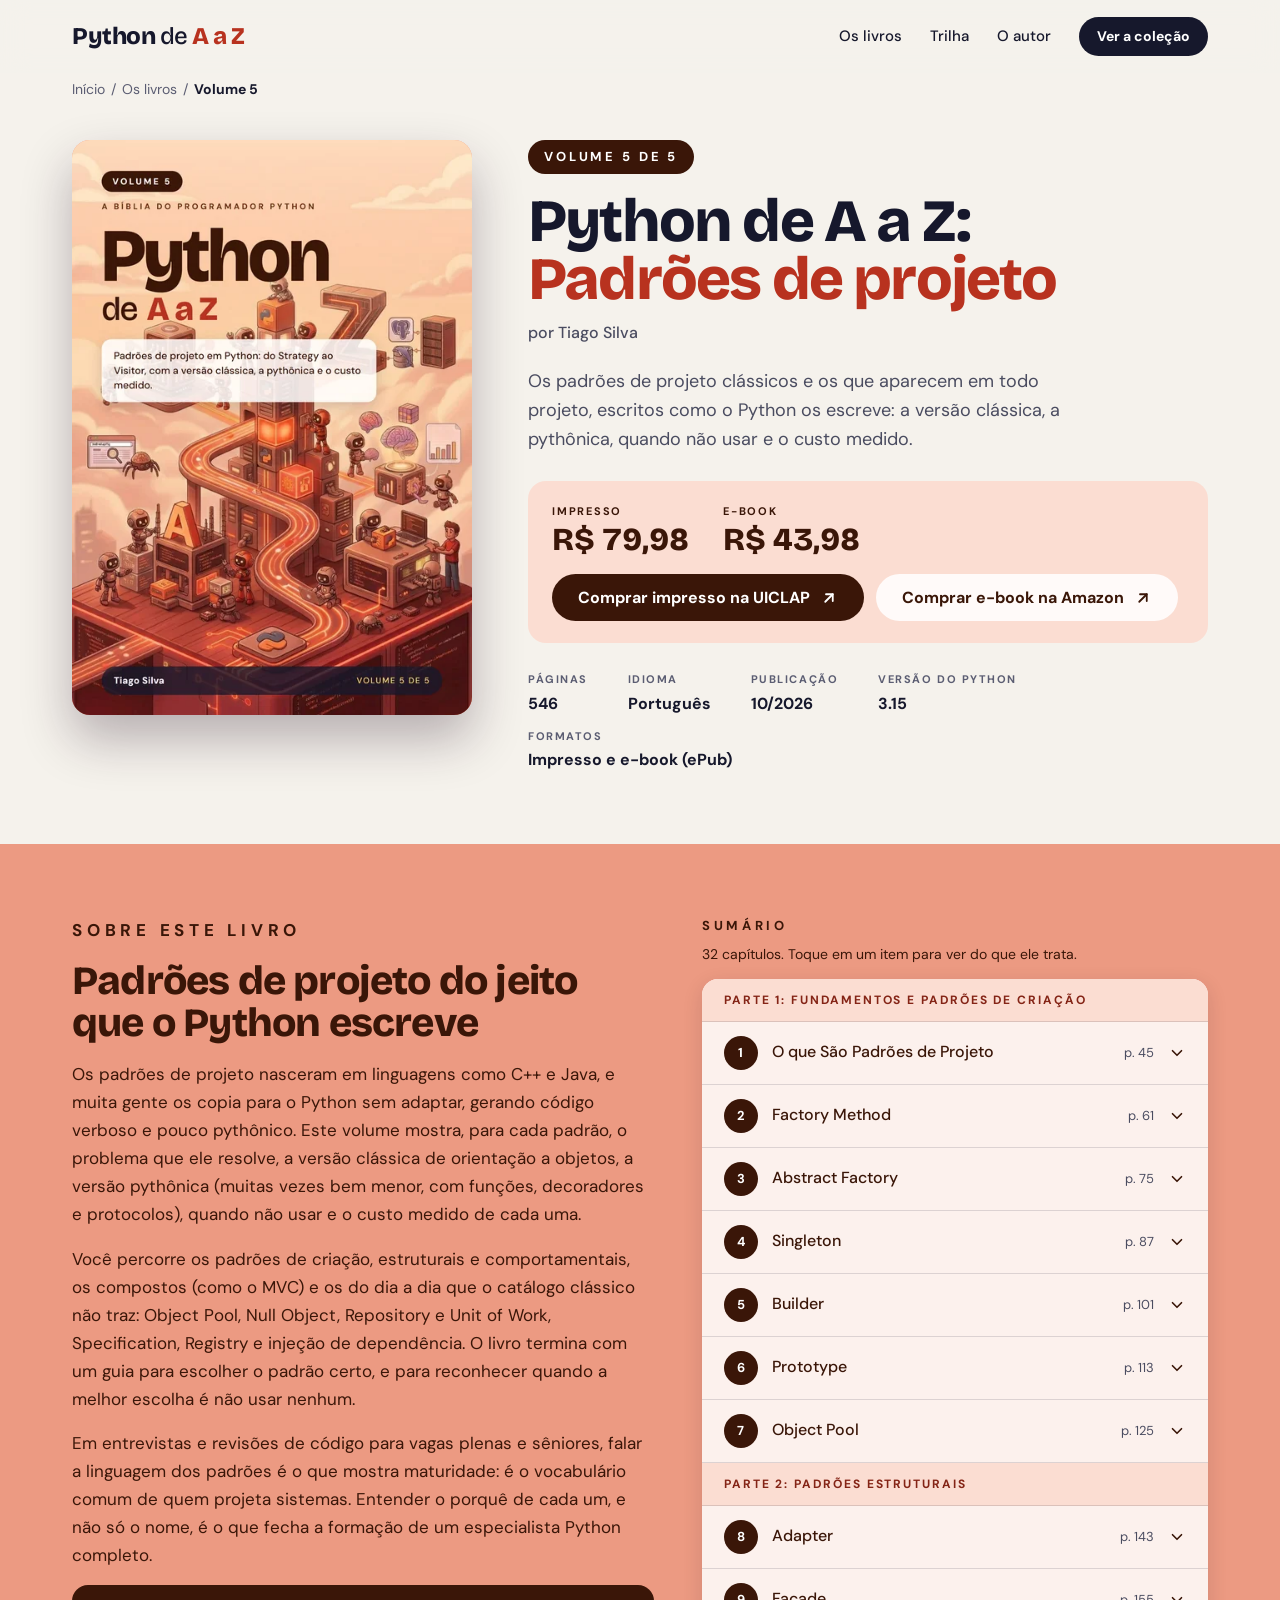
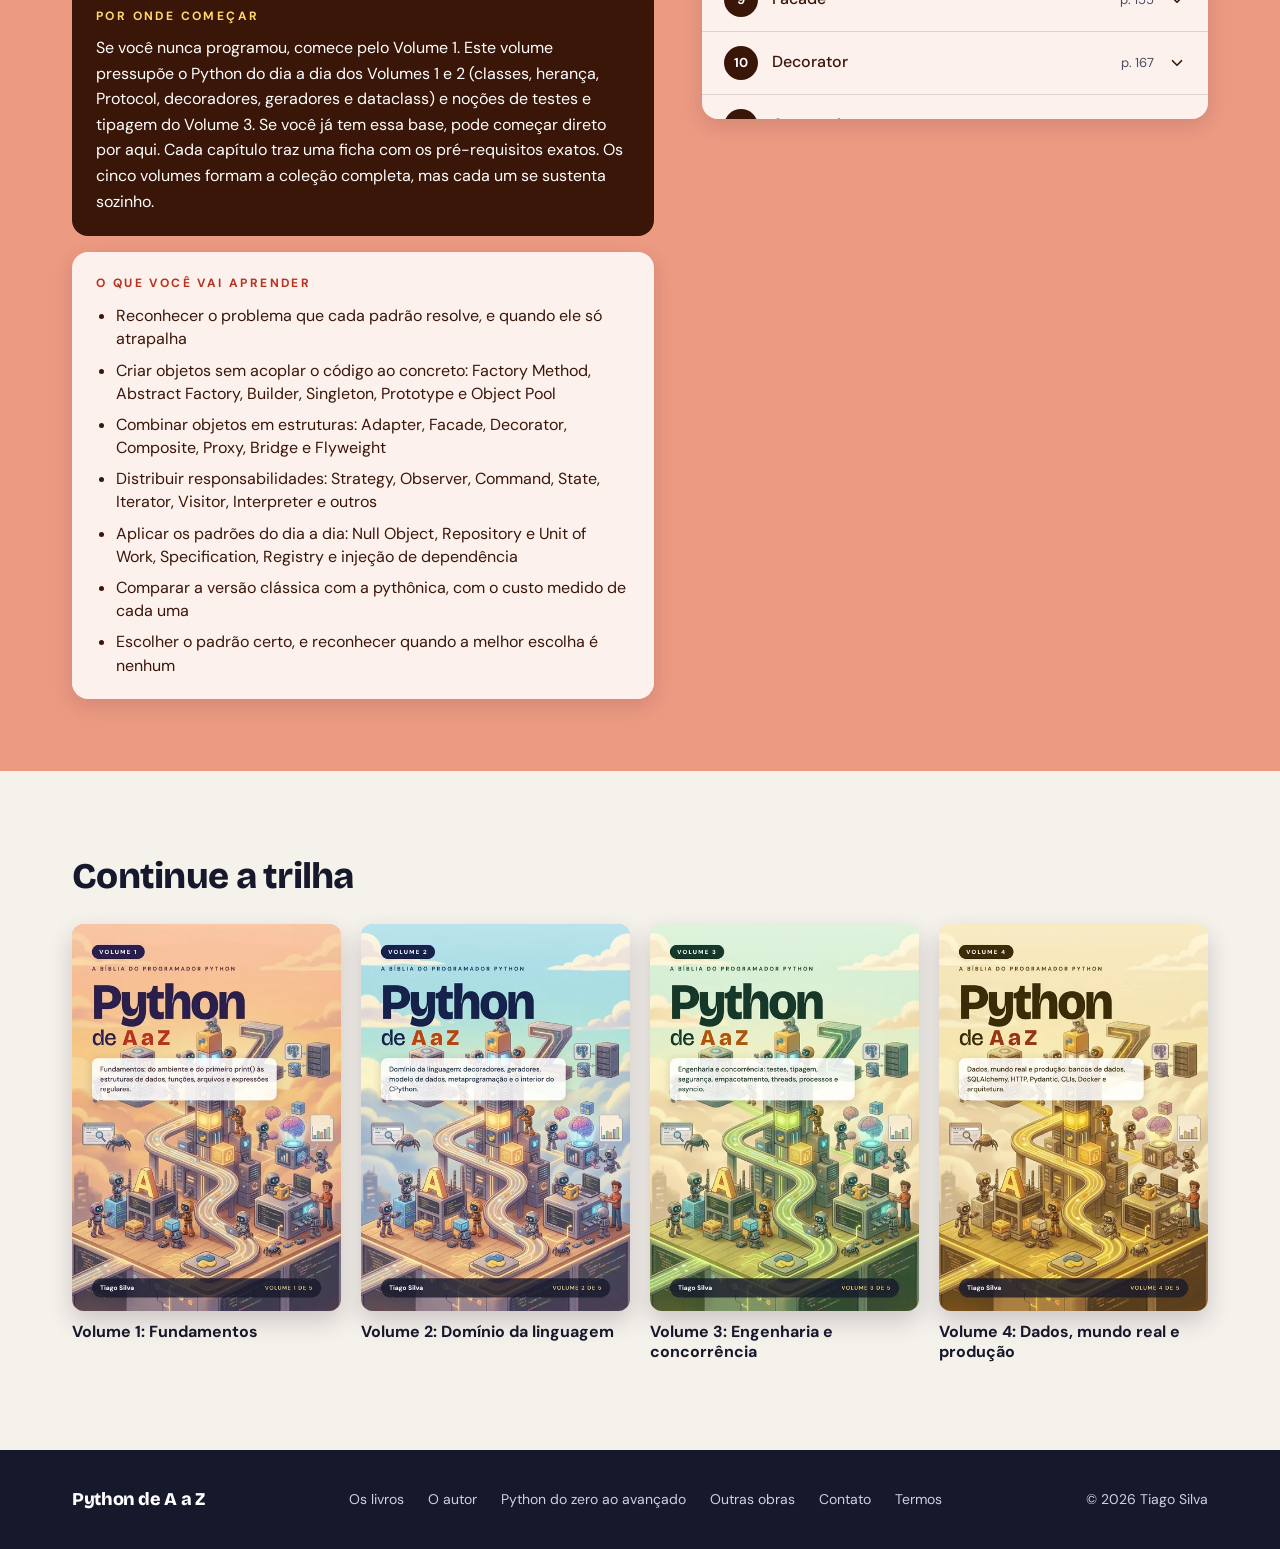
<file: livro-5.html>
<!doctype html>
<html lang="pt-BR">
<head>
<!-- Google tag (gtag.js) -->
<script>
  window.dataLayer = window.dataLayer || [];
  function gtag(){dataLayer.push(arguments);}
  gtag('js', new Date());
  gtag('config', 'G-75W0L401ED');
  /* o script do Google Analytics só é baixado depois que a página terminou de carregar */
  addEventListener('load', function () {
    setTimeout(function () {
      var s = document.createElement('script');
      s.async = true;
      s.src = 'https://www.googletagmanager.com/gtag/js?id=G-75W0L401ED';
      document.head.appendChild(s);
    }, 0);
  });
</script>
<meta charset="utf-8">
<meta name="viewport" content="width=device-width, initial-scale=1">
<title>Padrões de projeto em Python (Vol. 5) | Python de A a Z</title>
<meta name="description" content="Padrões de projeto em Python (design patterns): a versão clássica, a pythônica, quando não usar e o custo medido. Do Strategy ao Repository.">
<meta name="theme-color" content="#16182c">
<link rel="canonical" href="https://pythondeaaz.com.br/livro-5.html">
<meta name="robots" content="index, follow, max-image-preview:large">
<meta name="author" content="Tiago Silva">
<meta property="og:type" content="website">
<meta property="og:locale" content="pt_BR">
<meta property="og:site_name" content="Python de A a Z">
<meta property="og:title" content="Padrões de projeto em Python (Vol. 5) | Python de A a Z">
<meta property="og:description" content="Padrões de projeto em Python (design patterns): a versão clássica, a pythônica, quando não usar e o custo medido. Do Strategy ao Repository.">
<meta property="og:url" content="https://pythondeaaz.com.br/livro-5.html">
<meta property="og:image" content="https://pythondeaaz.com.br/assets/img/og-livro-5.jpg">
<meta property="og:image:width" content="1200">
<meta property="og:image:height" content="630">
<meta name="twitter:card" content="summary_large_image">
<meta name="twitter:title" content="Padrões de projeto em Python (Vol. 5) | Python de A a Z">
<meta name="twitter:description" content="Padrões de projeto em Python (design patterns): a versão clássica, a pythônica, quando não usar e o custo medido. Do Strategy ao Repository.">
<meta name="twitter:image" content="https://pythondeaaz.com.br/assets/img/og-livro-5.jpg">
<script type="application/ld+json">{"@context":"https://schema.org","@type":"Book","name":"Python de A a Z, Volume 5: Padrões de projeto","url":"https://pythondeaaz.com.br/livro-5.html","image":"https://pythondeaaz.com.br/assets/img/capa-5-960.webp","description":"Padrões de projeto em Python (design patterns): a versão clássica, a pythônica, quando não usar e o custo medido. Do Strategy ao Repository.","author":{"@type":"Person","name":"Tiago Silva","url":"https://www.linkedin.com/in/tiagoluizrs/"},"inLanguage":"pt-BR","bookFormat":"https://schema.org/Paperback","numberOfPages":546,"datePublished":"2026-10","isPartOf":{"@type":"BookSeries","name":"Python de A a Z"},"position":5,"workExample":[{"@type":"Book","bookFormat":"https://schema.org/Paperback","inLanguage":"pt-BR"},{"@type":"Book","bookFormat":"https://schema.org/EBook","inLanguage":"pt-BR"}],"offers":[{"@type":"Offer","name":"Impresso","price":"79.98","priceCurrency":"BRL","url":"https://loja.uiclap.com/titulo/ua213677","availability":"https://schema.org/InStock"},{"@type":"Offer","name":"E-book","price":"43.98","priceCurrency":"BRL","url":"https://www.amazon.com.br/dp/B0HQ4CMB73","availability":"https://schema.org/InStock"}]}</script>
<script type="application/ld+json">{"@context":"https://schema.org","@type":"BreadcrumbList","itemListElement":[{"@type":"ListItem","position":1,"name":"Início","item":"https://pythondeaaz.com.br/"},{"@type":"ListItem","position":2,"name":"Os livros","item":"https://pythondeaaz.com.br/index.html#colecao"},{"@type":"ListItem","position":3,"name":"Volume 5","item":"https://pythondeaaz.com.br/livro-5.html"}]}</script>
<link rel="icon" href="favicon.svg" type="image/svg+xml">
<link rel="preload" href="assets/fonts/bricolage-grotesque-800.woff2" as="font" type="font/woff2" crossorigin>
<link rel="preload" href="assets/fonts/dm-sans-500.woff2" as="font" type="font/woff2" crossorigin>
<link rel="stylesheet" href="css/site.min.css">
<script>document.documentElement.classList.add("js");</script>
</head>
<body data-vol="5">
<a class="skip" href="#conteudo">Pular para o conteúdo</a>
<header class="site-header" id="topo">
  <div class="wrap">
    <a class="logo" href="index.html" aria-label="Python de A a Z, página inicial">Python <span>de</span> <b>A a Z</b></a>
    <nav class="nav" aria-label="Principal">
      <a href="index.html#colecao">Os livros</a>
      <a href="index.html#trilha">Trilha</a>
      <a href="index.html#autor">O autor</a>
      <a class="btn btn--dark btn--sm" href="index.html#colecao">Ver a coleção</a>
    </nav>
  </div>
</header>
<main id="conteudo">
<div class="wrap crumbs" aria-label="Você está em"><nav><a href="index.html">Início</a><span>/</span><a href="index.html#colecao">Os livros</a><span>/</span><b>Volume 5</b></nav></div>
<section class="bookhero" aria-labelledby="titulo">
  <div class="wrap bookhero__grid">
    <div class="bookhero__cover reveal"><img src="assets/img/capa-5-960.webp" srcset="assets/img/capa-5-480.webp 480w, assets/img/capa-5-960.webp 960w" sizes="(max-width: 640px) 80vw, 400px" width="960" height="1380" alt="Capa do Volume 5: Padrões de projeto" fetchpriority="high"></div>
    <div class="bookhero__info">
      <span class="pill reveal">Volume 5 de 5</span>
      <h1 class="display reveal" id="titulo" style="--i:1">Python de A a Z: <span>Padrões de projeto</span></h1>
      <p class="by reveal" style="--i:2">por Tiago Silva</p>
      <!-- avaliações (estrelas, nota e contagem) ocultas por enquanto -->
      <p class="lead reveal" style="--i:3">Os padrões de projeto clássicos e os que aparecem em todo projeto, escritos como o Python os escreve: a versão clássica, a pythônica, quando não usar e o custo medido.</p>
      <div class="buybox reveal" style="--i:4">
        <div class="prices">
          <div class="price"><small>Impresso</small><b>R$ 79,98</b></div>
          <div class="price"><small>E-book</small><b>R$ 43,98</b></div>
        </div>
        <div class="buybox__actions">
          <a class="btn btn--v" href="https://loja.uiclap.com/titulo/ua213677" target="_blank" rel="noopener">Comprar impresso na UICLAP <svg viewBox="0 0 24 24" fill="none" stroke="currentColor" stroke-width="2.4" stroke-linecap="round" stroke-linejoin="round" aria-hidden="true"><path d="M7 17L17 7"/><path d="M8 7h9v9"/></svg></a>
          <a class="btn btn--white" href="https://www.amazon.com.br/dp/B0HQ4CMB73" target="_blank" rel="noopener">Comprar e-book na Amazon <svg viewBox="0 0 24 24" fill="none" stroke="currentColor" stroke-width="2.4" stroke-linecap="round" stroke-linejoin="round" aria-hidden="true"><path d="M7 17L17 7"/><path d="M8 7h9v9"/></svg></a>
        </div>
      </div>
      <dl class="ficha reveal" style="--i:5">
        <div><dt>Páginas</dt><dd>546</dd></div>
        <div><dt>Idioma</dt><dd>Português</dd></div>
        <div><dt>Publicação</dt><dd>10/2026</dd></div>
        <div><dt>Versão do Python</dt><dd>3.15</dd></div>
        <div><dt>Formatos</dt><dd>Impresso e e-book (ePub)</dd></div>
      </dl>
    </div>
  </div>
</section>

<section class="about" id="sobre">
  <div class="wrap about__grid">
    <div class="about__text">
      <p class="eyebrow reveal">Sobre este livro</p>
      <h2 class="display reveal" style="--i:1">Padrões de projeto do jeito que o Python escreve</h2>
      <p>Os padrões de projeto nasceram em linguagens como C++ e Java, e muita gente os copia para o Python sem adaptar, gerando código verboso e pouco pythônico. Este volume mostra, para cada padrão, o problema que ele resolve, a versão clássica de orientação a objetos, a versão pythônica (muitas vezes bem menor, com funções, decoradores e protocolos), quando não usar e o custo medido de cada uma.</p>
<p>Você percorre os padrões de criação, estruturais e comportamentais, os compostos (como o MVC) e os do dia a dia que o catálogo clássico não traz: Object Pool, Null Object, Repository e Unit of Work, Specification, Registry e injeção de dependência. O livro termina com um guia para escolher o padrão certo, e para reconhecer quando a melhor escolha é não usar nenhum.</p>
<p>Em entrevistas e revisões de código para vagas plenas e sêniores, falar a linguagem dos padrões é o que mostra maturidade: é o vocabulário comum de quem projeta sistemas. Entender o porquê de cada um, e não só o nome, é o que fecha a formação de um especialista Python completo.</p>
      <div class="card-dark reveal"><h3>Por onde começar</h3><p>Se você nunca programou, comece pelo Volume 1. Este volume pressupõe o Python do dia a dia dos Volumes 1 e 2 (classes, herança, Protocol, decoradores, geradores e dataclass) e noções de testes e tipagem do Volume 3. Se você já tem essa base, pode começar direto por aqui. Cada capítulo traz uma ficha com os pré-requisitos exatos. Os cinco volumes formam a coleção completa, mas cada um se sustenta sozinho.</p></div>
      <div class="card-soft reveal"><h3>O que você vai aprender</h3><ul>
<li>Reconhecer o problema que cada padrão resolve, e quando ele só atrapalha</li>
<li>Criar objetos sem acoplar o código ao concreto: Factory Method, Abstract Factory, Builder, Singleton, Prototype e Object Pool</li>
<li>Combinar objetos em estruturas: Adapter, Facade, Decorator, Composite, Proxy, Bridge e Flyweight</li>
<li>Distribuir responsabilidades: Strategy, Observer, Command, State, Iterator, Visitor, Interpreter e outros</li>
<li>Aplicar os padrões do dia a dia: Null Object, Repository e Unit of Work, Specification, Registry e injeção de dependência</li>
<li>Comparar a versão clássica com a pythônica, com o custo medido de cada uma</li>
<li>Escolher o padrão certo, e reconhecer quando a melhor escolha é nenhum</li>
</ul></div>
    </div>
    <div class="toc-wrap" id="sumario">
      <h2>Sumário</h2>
      <p>32 capítulos. Toque em um item para ver do que ele trata.</p>
      <div class="toc"><div class="toc__scroll" data-lenis-prevent>
<div class="toc__part">Parte 1: Fundamentos e Padrões de Criação</div>
<details><summary><span class="toc__n">1</span><span class="toc__t">O que São Padrões de Projeto</span><span class="toc__p">p. 45</span><svg class="toc__chev" viewBox="0 0 24 24" fill="none" stroke="currentColor" stroke-width="2.2" stroke-linecap="round" stroke-linejoin="round" aria-hidden="true"><path d="M6 9l6 6 6-6"/></svg></summary><div class="toc__d">O que é um padrão de projeto, de onde vieram, como ler cada um neste volume e o que o Python muda.</div></details>
<details><summary><span class="toc__n">2</span><span class="toc__t">Factory Method</span><span class="toc__p">p. 61</span><svg class="toc__chev" viewBox="0 0 24 24" fill="none" stroke="currentColor" stroke-width="2.2" stroke-linecap="round" stroke-linejoin="round" aria-hidden="true"><path d="M6 9l6 6 6-6"/></svg></summary><div class="toc__d">Tirar de quem usa a decisão de qual classe instanciar: quase sempre, em Python, um dicionário resolve.</div></details>
<details><summary><span class="toc__n">3</span><span class="toc__t">Abstract Factory</span><span class="toc__p">p. 75</span><svg class="toc__chev" viewBox="0 0 24 24" fill="none" stroke="currentColor" stroke-width="2.2" stroke-linecap="round" stroke-linejoin="round" aria-hidden="true"><path d="M6 9l6 6 6-6"/></svg></summary><div class="toc__d">Criar famílias de objetos que combinam entre si, sem que o código saiba a qual família pertencem.</div></details>
<details><summary><span class="toc__n">4</span><span class="toc__t">Singleton</span><span class="toc__p">p. 87</span><svg class="toc__chev" viewBox="0 0 24 24" fill="none" stroke="currentColor" stroke-width="2.2" stroke-linecap="round" stroke-linejoin="round" aria-hidden="true"><path d="M6 9l6 6 6-6"/></svg></summary><div class="toc__d">Uma única instância, e por que em Python o próprio módulo já faz esse papel.</div></details>
<details><summary><span class="toc__n">5</span><span class="toc__t">Builder</span><span class="toc__p">p. 101</span><svg class="toc__chev" viewBox="0 0 24 24" fill="none" stroke="currentColor" stroke-width="2.2" stroke-linecap="round" stroke-linejoin="round" aria-hidden="true"><path d="M6 9l6 6 6-6"/></svg></summary><div class="toc__d">Montar objetos complexos passo a passo, e quando argumentos nomeados e dataclasses já bastam.</div></details>
<details><summary><span class="toc__n">6</span><span class="toc__t">Prototype</span><span class="toc__p">p. 113</span><svg class="toc__chev" viewBox="0 0 24 24" fill="none" stroke="currentColor" stroke-width="2.2" stroke-linecap="round" stroke-linejoin="round" aria-hidden="true"><path d="M6 9l6 6 6-6"/></svg></summary><div class="toc__d">Criar objetos copiando um modelo: copy, deepcopy e copy.replace, e as armadilhas da cópia rasa.</div></details>
<details><summary><span class="toc__n">7</span><span class="toc__t">Object Pool</span><span class="toc__p">p. 125</span><svg class="toc__chev" viewBox="0 0 24 24" fill="none" stroke="currentColor" stroke-width="2.2" stroke-linecap="round" stroke-linejoin="round" aria-hidden="true"><path d="M6 9l6 6 6-6"/></svg></summary><div class="toc__d">Reaproveitar objetos caros de criar, como conexões e buffers, com uma fila e um gerenciador de contexto.</div></details>
<div class="toc__part">Parte 2: Padrões Estruturais</div>
<details><summary><span class="toc__n">8</span><span class="toc__t">Adapter</span><span class="toc__p">p. 143</span><svg class="toc__chev" viewBox="0 0 24 24" fill="none" stroke="currentColor" stroke-width="2.2" stroke-linecap="round" stroke-linejoin="round" aria-hidden="true"><path d="M6 9l6 6 6-6"/></svg></summary><div class="toc__d">Fazer uma classe com a interface errada servir a quem espera outra, sem editar nenhuma das duas.</div></details>
<details><summary><span class="toc__n">9</span><span class="toc__t">Facade</span><span class="toc__p">p. 155</span><svg class="toc__chev" viewBox="0 0 24 24" fill="none" stroke="currentColor" stroke-width="2.2" stroke-linecap="round" stroke-linejoin="round" aria-hidden="true"><path d="M6 9l6 6 6-6"/></svg></summary><div class="toc__d">Uma porta de entrada simples para um subsistema complicado: muitas vezes, uma função ou o __init__.py.</div></details>
<details><summary><span class="toc__n">10</span><span class="toc__t">Decorator</span><span class="toc__p">p. 167</span><svg class="toc__chev" viewBox="0 0 24 24" fill="none" stroke="currentColor" stroke-width="2.2" stroke-linecap="round" stroke-linejoin="round" aria-hidden="true"><path d="M6 9l6 6 6-6"/></svg></summary><div class="toc__d">Acrescentar comportamento em camadas empilhadas, e a relação com o @decorador do Python.</div></details>
<details><summary><span class="toc__n">11</span><span class="toc__t">Composite</span><span class="toc__p">p. 181</span><svg class="toc__chev" viewBox="0 0 24 24" fill="none" stroke="currentColor" stroke-width="2.2" stroke-linecap="round" stroke-linejoin="round" aria-hidden="true"><path d="M6 9l6 6 6-6"/></svg></summary><div class="toc__d">Tratar um objeto e um grupo de objetos da mesma forma, em árvores como pastas e menus.</div></details>
<details><summary><span class="toc__n">12</span><span class="toc__t">Proxy</span><span class="toc__p">p. 195</span><svg class="toc__chev" viewBox="0 0 24 24" fill="none" stroke="currentColor" stroke-width="2.2" stroke-linecap="round" stroke-linejoin="round" aria-hidden="true"><path d="M6 9l6 6 6-6"/></svg></summary><div class="toc__d">Um substituto que controla o acesso ao objeto real: carga preguiçosa, proteção, cache e auditoria.</div></details>
<details><summary><span class="toc__n">13</span><span class="toc__t">Bridge</span><span class="toc__p">p. 209</span><svg class="toc__chev" viewBox="0 0 24 24" fill="none" stroke="currentColor" stroke-width="2.2" stroke-linecap="round" stroke-linejoin="round" aria-hidden="true"><path d="M6 9l6 6 6-6"/></svg></summary><div class="toc__d">Separar o que o objeto faz de como ele faz, para cada lado variar sozinho.</div></details>
<details><summary><span class="toc__n">14</span><span class="toc__t">Flyweight</span><span class="toc__p">p. 221</span><svg class="toc__chev" viewBox="0 0 24 24" fill="none" stroke="currentColor" stroke-width="2.2" stroke-linecap="round" stroke-linejoin="round" aria-hidden="true"><path d="M6 9l6 6 6-6"/></svg></summary><div class="toc__d">Economizar memória compartilhando o que se repete entre milhares de objetos.</div></details>
<div class="toc__part">Parte 3: Padrões Comportamentais</div>
<details><summary><span class="toc__n">15</span><span class="toc__t">Strategy</span><span class="toc__p">p. 239</span><svg class="toc__chev" viewBox="0 0 24 24" fill="none" stroke="currentColor" stroke-width="2.2" stroke-linecap="round" stroke-linejoin="round" aria-hidden="true"><path d="M6 9l6 6 6-6"/></svg></summary><div class="toc__d">Algoritmos intercambiáveis: em Python, muitas vezes basta uma função.</div></details>
<details><summary><span class="toc__n">16</span><span class="toc__t">Observer</span><span class="toc__p">p. 251</span><svg class="toc__chev" viewBox="0 0 24 24" fill="none" stroke="currentColor" stroke-width="2.2" stroke-linecap="round" stroke-linejoin="round" aria-hidden="true"><path d="M6 9l6 6 6-6"/></svg></summary><div class="toc__d">Avisar vários interessados quando algo muda, sem acoplar quem avisa a quem escuta.</div></details>
<details><summary><span class="toc__n">17</span><span class="toc__t">Command</span><span class="toc__p">p. 265</span><svg class="toc__chev" viewBox="0 0 24 24" fill="none" stroke="currentColor" stroke-width="2.2" stroke-linecap="round" stroke-linejoin="round" aria-hidden="true"><path d="M6 9l6 6 6-6"/></svg></summary><div class="toc__d">Transformar uma ação em objeto para guardar, repetir, enfileirar e desfazer.</div></details>
<details><summary><span class="toc__n">18</span><span class="toc__t">Template Method</span><span class="toc__p">p. 279</span><svg class="toc__chev" viewBox="0 0 24 24" fill="none" stroke="currentColor" stroke-width="2.2" stroke-linecap="round" stroke-linejoin="round" aria-hidden="true"><path d="M6 9l6 6 6-6"/></svg></summary><div class="toc__d">Fixar o esqueleto de um algoritmo e deixar passos para outras partes preencherem.</div></details>
<details><summary><span class="toc__n">19</span><span class="toc__t">Iterator</span><span class="toc__p">p. 293</span><svg class="toc__chev" viewBox="0 0 24 24" fill="none" stroke="currentColor" stroke-width="2.2" stroke-linecap="round" stroke-linejoin="round" aria-hidden="true"><path d="M6 9l6 6 6-6"/></svg></summary><div class="toc__d">Percorrer uma coleção sem conhecer a sua estrutura: o protocolo embutido na linguagem e o gerador.</div></details>
<details><summary><span class="toc__n">20</span><span class="toc__t">State</span><span class="toc__p">p. 307</span><svg class="toc__chev" viewBox="0 0 24 24" fill="none" stroke="currentColor" stroke-width="2.2" stroke-linecap="round" stroke-linejoin="round" aria-hidden="true"><path d="M6 9l6 6 6-6"/></svg></summary><div class="toc__d">Mudar de comportamento conforme o estado, trocando a pilha de if por uma tabela de transições.</div></details>
<details><summary><span class="toc__n">21</span><span class="toc__t">Chain of Responsibility</span><span class="toc__p">p. 321</span><svg class="toc__chev" viewBox="0 0 24 24" fill="none" stroke="currentColor" stroke-width="2.2" stroke-linecap="round" stroke-linejoin="round" aria-hidden="true"><path d="M6 9l6 6 6-6"/></svg></summary><div class="toc__d">Passar um pedido por uma sequência de manipuladores, como nos middlewares de frameworks.</div></details>
<details><summary><span class="toc__n">22</span><span class="toc__t">Mediator</span><span class="toc__p">p. 335</span><svg class="toc__chev" viewBox="0 0 24 24" fill="none" stroke="currentColor" stroke-width="2.2" stroke-linecap="round" stroke-linejoin="round" aria-hidden="true"><path d="M6 9l6 6 6-6"/></svg></summary><div class="toc__d">Um objeto central que coordena colegas que não se conhecem, trocando uma teia por uma estrela.</div></details>
<details><summary><span class="toc__n">23</span><span class="toc__t">Memento</span><span class="toc__p">p. 351</span><svg class="toc__chev" viewBox="0 0 24 24" fill="none" stroke="currentColor" stroke-width="2.2" stroke-linecap="round" stroke-linejoin="round" aria-hidden="true"><path d="M6 9l6 6 6-6"/></svg></summary><div class="toc__d">Salvar e restaurar o estado de um objeto, o fundamento do desfazer, sem quebrar o encapsulamento.</div></details>
<details><summary><span class="toc__n">24</span><span class="toc__t">Visitor</span><span class="toc__p">p. 367</span><svg class="toc__chev" viewBox="0 0 24 24" fill="none" stroke="currentColor" stroke-width="2.2" stroke-linecap="round" stroke-linejoin="round" aria-hidden="true"><path d="M6 9l6 6 6-6"/></svg></summary><div class="toc__d">Acrescentar operações a uma hierarquia sem editar as classes, e como o singledispatch quase o faz desaparecer.</div></details>
<details><summary><span class="toc__n">25</span><span class="toc__t">Interpreter</span><span class="toc__p">p. 385</span><svg class="toc__chev" viewBox="0 0 24 24" fill="none" stroke="currentColor" stroke-width="2.2" stroke-linecap="round" stroke-linejoin="round" aria-hidden="true"><path d="M6 9l6 6 6-6"/></svg></summary><div class="toc__d">Representar a gramática de uma linguagem pequena e interpretá-la, e por que raramente você deve escrever tudo isso.</div></details>
<div class="toc__part">Parte 4: Padrões Compostos e Padrões do Dia a Dia</div>
<details><summary><span class="toc__n">26</span><span class="toc__t">Padrões Compostos: MVC</span><span class="toc__p">p. 407</span><svg class="toc__chev" viewBox="0 0 24 24" fill="none" stroke="currentColor" stroke-width="2.2" stroke-linecap="round" stroke-linejoin="round" aria-hidden="true"><path d="M6 9l6 6 6-6"/></svg></summary><div class="toc__d">Como os padrões se combinam: o MVC como composição de Observer, Command e Memento, no estilo Elm.</div></details>
<details><summary><span class="toc__n">27</span><span class="toc__t">Null Object</span><span class="toc__p">p. 425</span><svg class="toc__chev" viewBox="0 0 24 24" fill="none" stroke="currentColor" stroke-width="2.2" stroke-linecap="round" stroke-linejoin="round" aria-hidden="true"><path d="M6 9l6 6 6-6"/></svg></summary><div class="toc__d">Representar a ausência com um comportamento neutro, para nunca mais perguntar if x is None.</div></details>
<details><summary><span class="toc__n">28</span><span class="toc__t">Repository e Unit of Work</span><span class="toc__p">p. 445</span><svg class="toc__chev" viewBox="0 0 24 24" fill="none" stroke="currentColor" stroke-width="2.2" stroke-linecap="round" stroke-linejoin="round" aria-hidden="true"><path d="M6 9l6 6 6-6"/></svg></summary><div class="toc__d">Esconder onde os dados vivem e agrupar mudanças em uma transação que dá certo por inteiro ou não acontece.</div></details>
<details><summary><span class="toc__n">29</span><span class="toc__t">Specification</span><span class="toc__p">p. 465</span><svg class="toc__chev" viewBox="0 0 24 24" fill="none" stroke="currentColor" stroke-width="2.2" stroke-linecap="round" stroke-linejoin="round" aria-hidden="true"><path d="M6 9l6 6 6-6"/></svg></summary><div class="toc__d">Transformar regras de negócio em objetos que se combinam com E, OU e NÃO, e se reaproveitam em filtros e validações.</div></details>
<details><summary><span class="toc__n">30</span><span class="toc__t">Registry e Plugins</span><span class="toc__p">p. 485</span><svg class="toc__chev" viewBox="0 0 24 24" fill="none" stroke="currentColor" stroke-width="2.2" stroke-linecap="round" stroke-linejoin="round" aria-hidden="true"><path d="M6 9l6 6 6-6"/></svg></summary><div class="toc__d">Um catálogo em que as peças se cadastram sozinhas, e plugins vindos de outros módulos e pacotes.</div></details>
<details><summary><span class="toc__n">31</span><span class="toc__t">Injeção de Dependência</span><span class="toc__p">p. 505</span><svg class="toc__chev" viewBox="0 0 24 24" fill="none" stroke="currentColor" stroke-width="2.2" stroke-linecap="round" stroke-linejoin="round" aria-hidden="true"><path d="M6 9l6 6 6-6"/></svg></summary><div class="toc__d">Receber de fora o que o código precisa, em vez de criar por dentro: o caminho para código fácil de testar.</div></details>
<details><summary><span class="toc__n">32</span><span class="toc__t">Conclusão: Escolhendo o Padrão Certo</span><span class="toc__p">p. 525</span><svg class="toc__chev" viewBox="0 0 24 24" fill="none" stroke="currentColor" stroke-width="2.2" stroke-linecap="round" stroke-linejoin="round" aria-hidden="true"><path d="M6 9l6 6 6-6"/></svg></summary><div class="toc__d">Um guia para escolher o padrão certo, e para reconhecer quando a melhor escolha é não usar nenhum.</div></details>
</div></div>
    </div>
  </div>
</section>

<!-- Avaliações: ocultas por enquanto (remova o atributo hidden quando houver avaliações reais) -->
<section class="reviews section" id="avaliacoes" hidden>
  <div class="wrap">
    <p class="eyebrow">Avaliações</p>
    <h2 class="display" style="margin-top:10px;font-size:clamp(32px,5vw,44px)">O que os leitores dizem</h2>
    <div class="reviews__grid"><figure class="review" style="margin:0"><div class="stars" aria-label="5 de 5 estrelas">★★★★★</div><blockquote style="margin:0">Texto da avaliação.</blockquote><figcaption><b>Nome Sobrenome</b></figcaption></figure></div>
  </div>
</section>

<section class="section others">
  <div class="wrap">
    <h2 class="display reveal">Continue a trilha</h2>
    <div class="others__grid">
<a class="reveal" data-vol="1" style="--i:0" href="livro-1.html"><span class="card__cover"><img src="assets/img/capa-1-480.webp" width="480" height="690" alt="" loading="lazy"></span><strong>Volume 1: Fundamentos</strong></a>
<a class="reveal" data-vol="2" style="--i:1" href="livro-2.html"><span class="card__cover"><img src="assets/img/capa-2-480.webp" width="480" height="690" alt="" loading="lazy"></span><strong>Volume 2: Domínio da linguagem</strong></a>
<a class="reveal" data-vol="3" style="--i:2" href="livro-3.html"><span class="card__cover"><img src="assets/img/capa-3-480.webp" width="480" height="690" alt="" loading="lazy"></span><strong>Volume 3: Engenharia e concorrência</strong></a>
<a class="reveal" data-vol="4" style="--i:3" href="livro-4.html"><span class="card__cover"><img src="assets/img/capa-4-480.webp" width="480" height="690" alt="" loading="lazy"></span><strong>Volume 4: Dados, mundo real e produção</strong></a>
    </div>
  </div>
</section>
</main>
<footer class="site-footer">
  <div class="wrap">
    <span class="logo">Python de A a Z</span>
    <nav aria-label="Rodapé">
      <a href="index.html#colecao">Os livros</a>
      <a href="index.html#autor">O autor</a>
      <a href="livro-python-do-basico-ao-avancado.html">Python do zero ao avançado</a>
      <a href="outras.html">Outras obras</a>
      <a href="mailto:tiagoluizrs@gmail.com">Contato</a>
      <a href="termos.html">Termos</a>
    </nav>
    <span>© 2026 Tiago Silva</span>
  </div>
</footer>
<script src="js/app.min.js" defer></script>
</body>
</html>
</file>
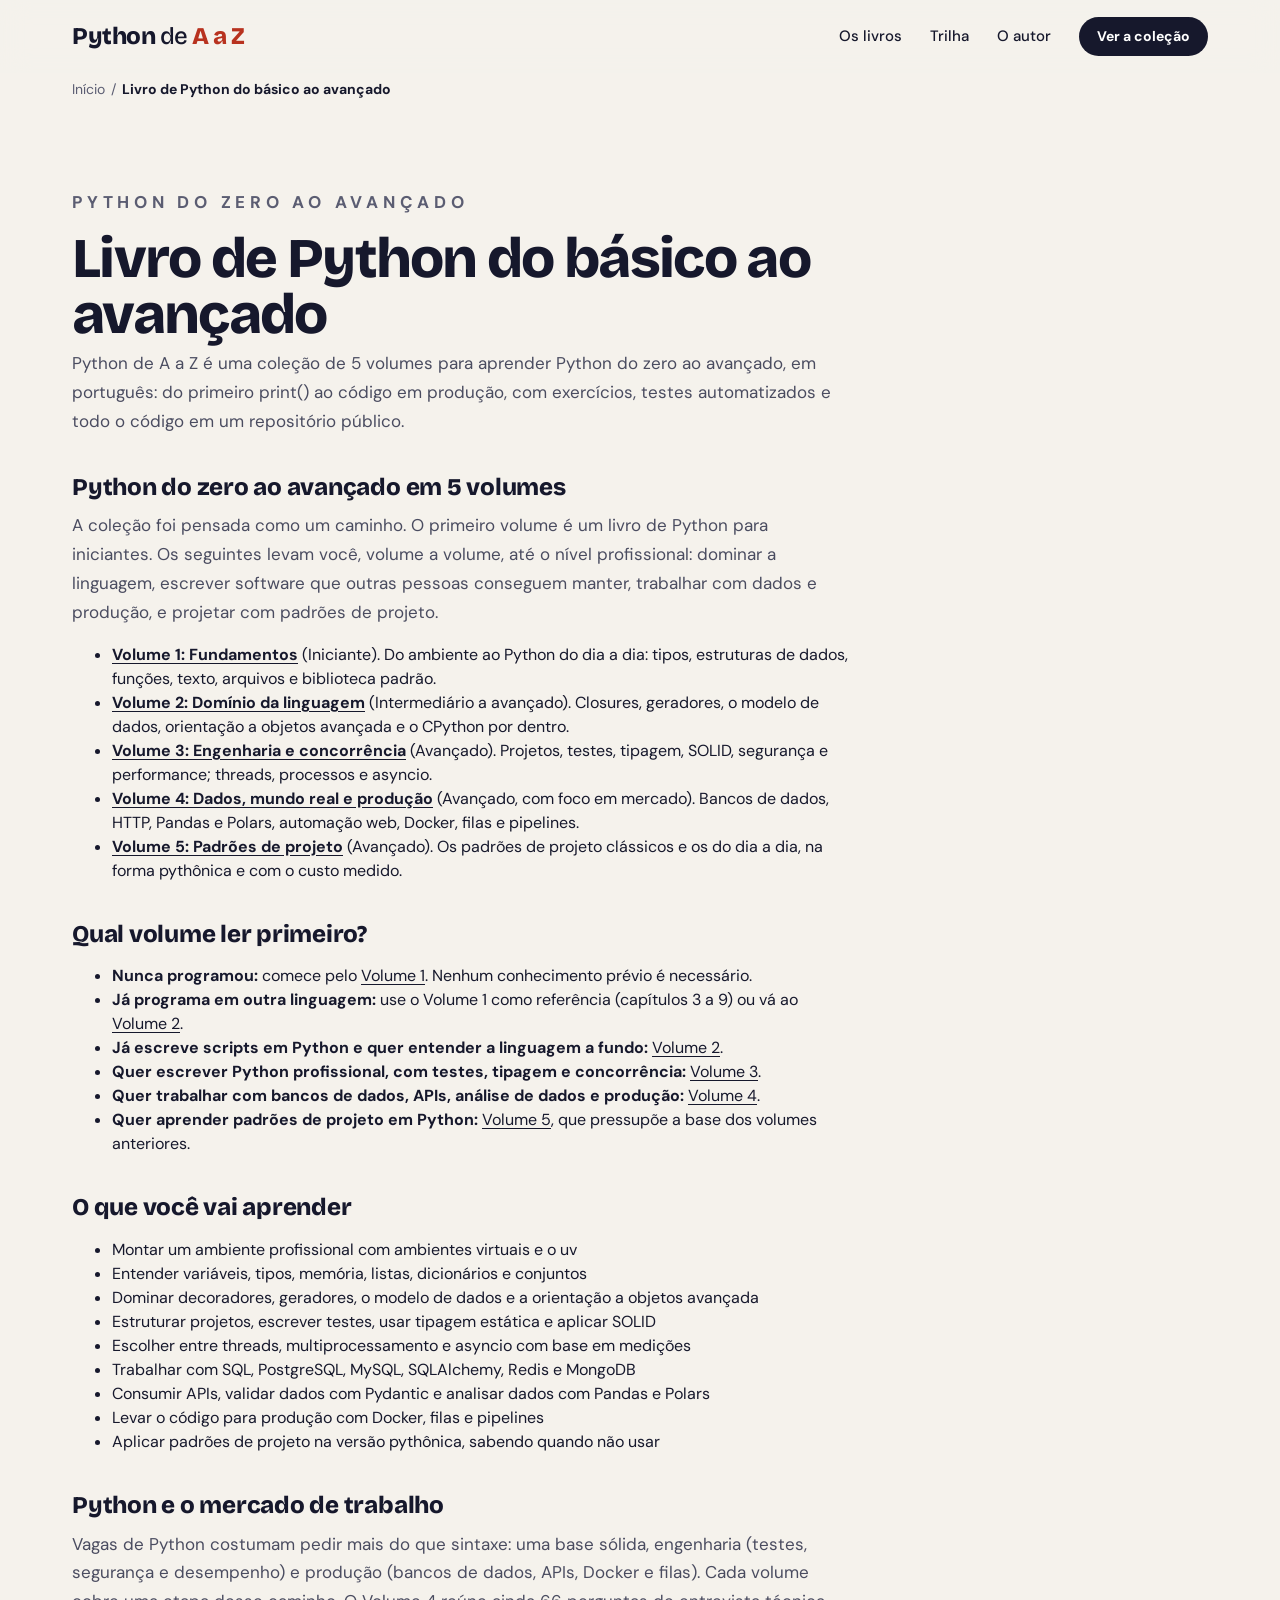
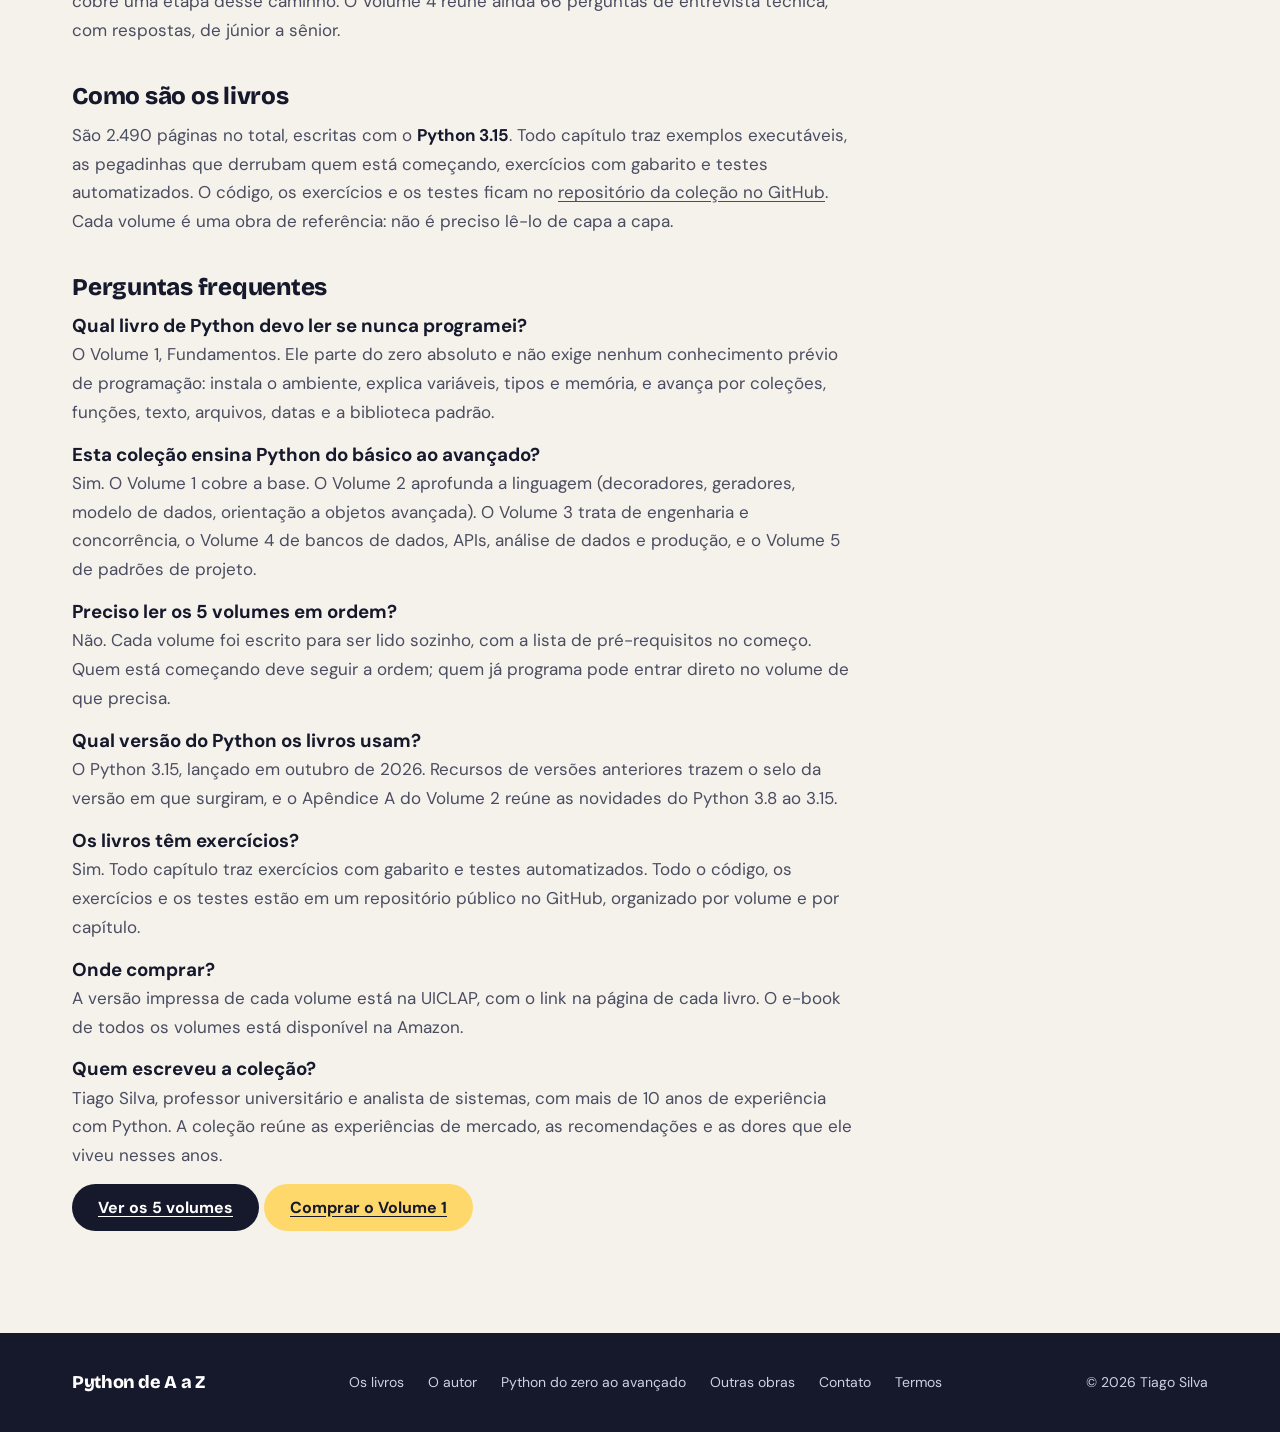
<file: livro-python-do-basico-ao-avancado.html>
<!doctype html>
<html lang="pt-BR">
<head>
<!-- Google tag (gtag.js) -->
<script>
  window.dataLayer = window.dataLayer || [];
  function gtag(){dataLayer.push(arguments);}
  gtag('js', new Date());
  gtag('config', 'G-75W0L401ED');
  /* o script do Google Analytics só é baixado depois que a página terminou de carregar */
  addEventListener('load', function () {
    setTimeout(function () {
      var s = document.createElement('script');
      s.async = true;
      s.src = 'https://www.googletagmanager.com/gtag/js?id=G-75W0L401ED';
      document.head.appendChild(s);
    }, 0);
  });
</script>
<meta charset="utf-8">
<meta name="viewport" content="width=device-width, initial-scale=1">
<title>Livro de Python do básico ao avançado | Python de A a Z</title>
<meta name="description" content="Livro de Python do zero ao avançado em 5 volumes: fundamentos, domínio da linguagem, engenharia, dados e produção e padrões de projeto. Veja qual ler primeiro.">
<meta name="theme-color" content="#16182c">
<link rel="canonical" href="https://pythondeaaz.com.br/livro-python-do-basico-ao-avancado.html">
<meta name="robots" content="index, follow, max-image-preview:large">
<meta name="author" content="Tiago Silva">
<meta property="og:type" content="website">
<meta property="og:locale" content="pt_BR">
<meta property="og:site_name" content="Python de A a Z">
<meta property="og:title" content="Livro de Python do básico ao avançado | Python de A a Z">
<meta property="og:description" content="Livro de Python do zero ao avançado em 5 volumes: fundamentos, domínio da linguagem, engenharia, dados e produção e padrões de projeto. Veja qual ler primeiro.">
<meta property="og:url" content="https://pythondeaaz.com.br/livro-python-do-basico-ao-avancado.html">
<meta property="og:image" content="https://pythondeaaz.com.br/assets/img/og-home.jpg">
<meta property="og:image:width" content="1200">
<meta property="og:image:height" content="630">
<meta name="twitter:card" content="summary_large_image">
<meta name="twitter:title" content="Livro de Python do básico ao avançado | Python de A a Z">
<meta name="twitter:description" content="Livro de Python do zero ao avançado em 5 volumes: fundamentos, domínio da linguagem, engenharia, dados e produção e padrões de projeto. Veja qual ler primeiro.">
<meta name="twitter:image" content="https://pythondeaaz.com.br/assets/img/og-home.jpg">
<script type="application/ld+json">{"@context":"https://schema.org","@type":"FAQPage","mainEntity":[{"@type":"Question","name":"Qual livro de Python devo ler se nunca programei?","acceptedAnswer":{"@type":"Answer","text":"O Volume 1, Fundamentos. Ele parte do zero absoluto e não exige nenhum conhecimento prévio de programação: instala o ambiente, explica variáveis, tipos e memória, e avança por coleções, funções, texto, arquivos, datas e a biblioteca padrão."}},{"@type":"Question","name":"Esta coleção ensina Python do básico ao avançado?","acceptedAnswer":{"@type":"Answer","text":"Sim. O Volume 1 cobre a base. O Volume 2 aprofunda a linguagem (decoradores, geradores, modelo de dados, orientação a objetos avançada). O Volume 3 trata de engenharia e concorrência, o Volume 4 de bancos de dados, APIs, análise de dados e produção, e o Volume 5 de padrões de projeto."}},{"@type":"Question","name":"Preciso ler os 5 volumes em ordem?","acceptedAnswer":{"@type":"Answer","text":"Não. Cada volume foi escrito para ser lido sozinho, com a lista de pré-requisitos no começo. Quem está começando deve seguir a ordem; quem já programa pode entrar direto no volume de que precisa."}},{"@type":"Question","name":"Qual versão do Python os livros usam?","acceptedAnswer":{"@type":"Answer","text":"O Python 3.15, lançado em outubro de 2026. Recursos de versões anteriores trazem o selo da versão em que surgiram, e o Apêndice A do Volume 2 reúne as novidades do Python 3.8 ao 3.15."}},{"@type":"Question","name":"Os livros têm exercícios?","acceptedAnswer":{"@type":"Answer","text":"Sim. Todo capítulo traz exercícios com gabarito e testes automatizados. Todo o código, os exercícios e os testes estão em um repositório público no GitHub, organizado por volume e por capítulo."}},{"@type":"Question","name":"Onde comprar?","acceptedAnswer":{"@type":"Answer","text":"A versão impressa de cada volume está na UICLAP, com o link na página de cada livro. O e-book de todos os volumes está disponível na Amazon."}},{"@type":"Question","name":"Quem escreveu a coleção?","acceptedAnswer":{"@type":"Answer","text":"Tiago Silva, professor universitário e analista de sistemas, com mais de 10 anos de experiência com Python. A coleção reúne as experiências de mercado, as recomendações e as dores que ele viveu nesses anos."}}]}</script>
<script type="application/ld+json">{"@context":"https://schema.org","@type":"BreadcrumbList","itemListElement":[{"@type":"ListItem","position":1,"name":"Início","item":"https://pythondeaaz.com.br/"},{"@type":"ListItem","position":2,"name":"Livro de Python do básico ao avançado","item":"https://pythondeaaz.com.br/livro-python-do-basico-ao-avancado.html"}]}</script>
<link rel="icon" href="favicon.svg" type="image/svg+xml">
<link rel="preload" href="assets/fonts/bricolage-grotesque-800.woff2" as="font" type="font/woff2" crossorigin>
<link rel="preload" href="assets/fonts/dm-sans-500.woff2" as="font" type="font/woff2" crossorigin>
<link rel="stylesheet" href="css/site.min.css">
<script>document.documentElement.classList.add("js");</script>
</head>
<body>
<a class="skip" href="#conteudo">Pular para o conteúdo</a>
<header class="site-header" id="topo">
  <div class="wrap">
    <a class="logo" href="index.html" aria-label="Python de A a Z, página inicial">Python <span>de</span> <b>A a Z</b></a>
    <nav class="nav" aria-label="Principal">
      <a href="index.html#colecao">Os livros</a>
      <a href="index.html#trilha">Trilha</a>
      <a href="index.html#autor">O autor</a>
      <a class="btn btn--dark btn--sm" href="index.html#colecao">Ver a coleção</a>
    </nav>
  </div>
</header>
<main id="conteudo">
<div class="wrap crumbs" aria-label="Você está em"><nav><a href="index.html">Início</a><span>/</span><b>Livro de Python do básico ao avançado</b></nav></div>
<section class="section">
  <div class="wrap prose">
    <p class="eyebrow reveal" style="color:var(--soft)">Python do zero ao avançado</p>
    <h1 class="display reveal" style="--i:1">Livro de Python do básico ao avançado</h1>
    <p class="lead reveal" style="--i:2">Python de A a Z é uma coleção de 5 volumes para aprender Python do zero ao avançado, em português: do primeiro print() ao código em produção, com exercícios, testes automatizados e todo o código em um repositório público.</p>

    <h2>Python do zero ao avançado em 5 volumes</h2>
    <p>A coleção foi pensada como um caminho. O primeiro volume é um livro de Python para iniciantes. Os seguintes levam você, volume a volume, até o nível profissional: dominar a linguagem, escrever software que outras pessoas conseguem manter, trabalhar com dados e produção, e projetar com padrões de projeto.</p>
    <ul><li><a href="livro-1.html"><b>Volume 1: Fundamentos</b></a> (Iniciante). Do ambiente ao Python do dia a dia: tipos, estruturas de dados, funções, texto, arquivos e biblioteca padrão.</li><li><a href="livro-2.html"><b>Volume 2: Domínio da linguagem</b></a> (Intermediário a avançado). Closures, geradores, o modelo de dados, orientação a objetos avançada e o CPython por dentro.</li><li><a href="livro-3.html"><b>Volume 3: Engenharia e concorrência</b></a> (Avançado). Projetos, testes, tipagem, SOLID, segurança e performance; threads, processos e asyncio.</li><li><a href="livro-4.html"><b>Volume 4: Dados, mundo real e produção</b></a> (Avançado, com foco em mercado). Bancos de dados, HTTP, Pandas e Polars, automação web, Docker, filas e pipelines.</li><li><a href="livro-5.html"><b>Volume 5: Padrões de projeto</b></a> (Avançado). Os padrões de projeto clássicos e os do dia a dia, na forma pythônica e com o custo medido.</li></ul>

    <h2>Qual volume ler primeiro?</h2>
    <ul>
      <li><b>Nunca programou:</b> comece pelo <a href="livro-1.html">Volume 1</a>. Nenhum conhecimento prévio é necessário.</li>
      <li><b>Já programa em outra linguagem:</b> use o Volume 1 como referência (capítulos 3 a 9) ou vá ao <a href="livro-2.html">Volume 2</a>.</li>
      <li><b>Já escreve scripts em Python e quer entender a linguagem a fundo:</b> <a href="livro-2.html">Volume 2</a>.</li>
      <li><b>Quer escrever Python profissional, com testes, tipagem e concorrência:</b> <a href="livro-3.html">Volume 3</a>.</li>
      <li><b>Quer trabalhar com bancos de dados, APIs, análise de dados e produção:</b> <a href="livro-4.html">Volume 4</a>.</li>
      <li><b>Quer aprender padrões de projeto em Python:</b> <a href="livro-5.html">Volume 5</a>, que pressupõe a base dos volumes anteriores.</li>
    </ul>

    <h2>O que você vai aprender</h2>
    <ul><li>Montar um ambiente profissional com ambientes virtuais e o uv</li><li>Entender variáveis, tipos, memória, listas, dicionários e conjuntos</li><li>Dominar decoradores, geradores, o modelo de dados e a orientação a objetos avançada</li><li>Estruturar projetos, escrever testes, usar tipagem estática e aplicar SOLID</li><li>Escolher entre threads, multiprocessamento e asyncio com base em medições</li><li>Trabalhar com SQL, PostgreSQL, MySQL, SQLAlchemy, Redis e MongoDB</li><li>Consumir APIs, validar dados com Pydantic e analisar dados com Pandas e Polars</li><li>Levar o código para produção com Docker, filas e pipelines</li><li>Aplicar padrões de projeto na versão pythônica, sabendo quando não usar</li></ul>

    <h2>Python e o mercado de trabalho</h2>
    <p>Vagas de Python costumam pedir mais do que sintaxe: uma base sólida, engenharia (testes, segurança e desempenho) e produção (bancos de dados, APIs, Docker e filas). Cada volume cobre uma etapa desse caminho. O Volume 4 reúne ainda 66 perguntas de entrevista técnica, com respostas, de júnior a sênior.</p>

    <h2>Como são os livros</h2>
    <p>São 2.490 páginas no total, escritas com o <b>Python 3.15</b>. Todo capítulo traz exemplos executáveis, as pegadinhas que derrubam quem está começando, exercícios com gabarito e testes automatizados. O código, os exercícios e os testes ficam no <a href="https://github.com/tiagoluizrs/python-de-a-a-z-codigos" target="_blank" rel="noopener">repositório da coleção no GitHub</a>. Cada volume é uma obra de referência: não é preciso lê-lo de capa a capa.</p>

    <h2>Perguntas frequentes</h2>
    <h3>Qual livro de Python devo ler se nunca programei?</h3>
    <p>O Volume 1, Fundamentos. Ele parte do zero absoluto e não exige nenhum conhecimento prévio de programação: instala o ambiente, explica variáveis, tipos e memória, e avança por coleções, funções, texto, arquivos, datas e a biblioteca padrão.</p>
    <h3>Esta coleção ensina Python do básico ao avançado?</h3>
    <p>Sim. O Volume 1 cobre a base. O Volume 2 aprofunda a linguagem (decoradores, geradores, modelo de dados, orientação a objetos avançada). O Volume 3 trata de engenharia e concorrência, o Volume 4 de bancos de dados, APIs, análise de dados e produção, e o Volume 5 de padrões de projeto.</p>
    <h3>Preciso ler os 5 volumes em ordem?</h3>
    <p>Não. Cada volume foi escrito para ser lido sozinho, com a lista de pré-requisitos no começo. Quem está começando deve seguir a ordem; quem já programa pode entrar direto no volume de que precisa.</p>
    <h3>Qual versão do Python os livros usam?</h3>
    <p>O Python 3.15, lançado em outubro de 2026. Recursos de versões anteriores trazem o selo da versão em que surgiram, e o Apêndice A do Volume 2 reúne as novidades do Python 3.8 ao 3.15.</p>
    <h3>Os livros têm exercícios?</h3>
    <p>Sim. Todo capítulo traz exercícios com gabarito e testes automatizados. Todo o código, os exercícios e os testes estão em um repositório público no GitHub, organizado por volume e por capítulo.</p>
    <h3>Onde comprar?</h3>
    <p>A versão impressa de cada volume está na UICLAP, com o link na página de cada livro. O e-book de todos os volumes está disponível na Amazon.</p>
    <h3>Quem escreveu a coleção?</h3>
    <p>Tiago Silva, professor universitário e analista de sistemas, com mais de 10 anos de experiência com Python. A coleção reúne as experiências de mercado, as recomendações e as dores que ele viveu nesses anos.</p>
    
    <p><a class="btn btn--dark" href="index.html#colecao">Ver os 5 volumes</a> <a class="btn btn--gold" href="https://loja.uiclap.com/titulo/ua213612" target="_blank" rel="noopener">Comprar o Volume 1</a></p>
  </div>
</section>
</main>
<footer class="site-footer">
  <div class="wrap">
    <span class="logo">Python de A a Z</span>
    <nav aria-label="Rodapé">
      <a href="index.html#colecao">Os livros</a>
      <a href="index.html#autor">O autor</a>
      <a href="livro-python-do-basico-ao-avancado.html">Python do zero ao avançado</a>
      <a href="outras.html">Outras obras</a>
      <a href="mailto:tiagoluizrs@gmail.com">Contato</a>
      <a href="termos.html">Termos</a>
    </nav>
    <span>© 2026 Tiago Silva</span>
  </div>
</footer>
<script src="js/app.min.js" defer></script>
</body>
</html>
</file>
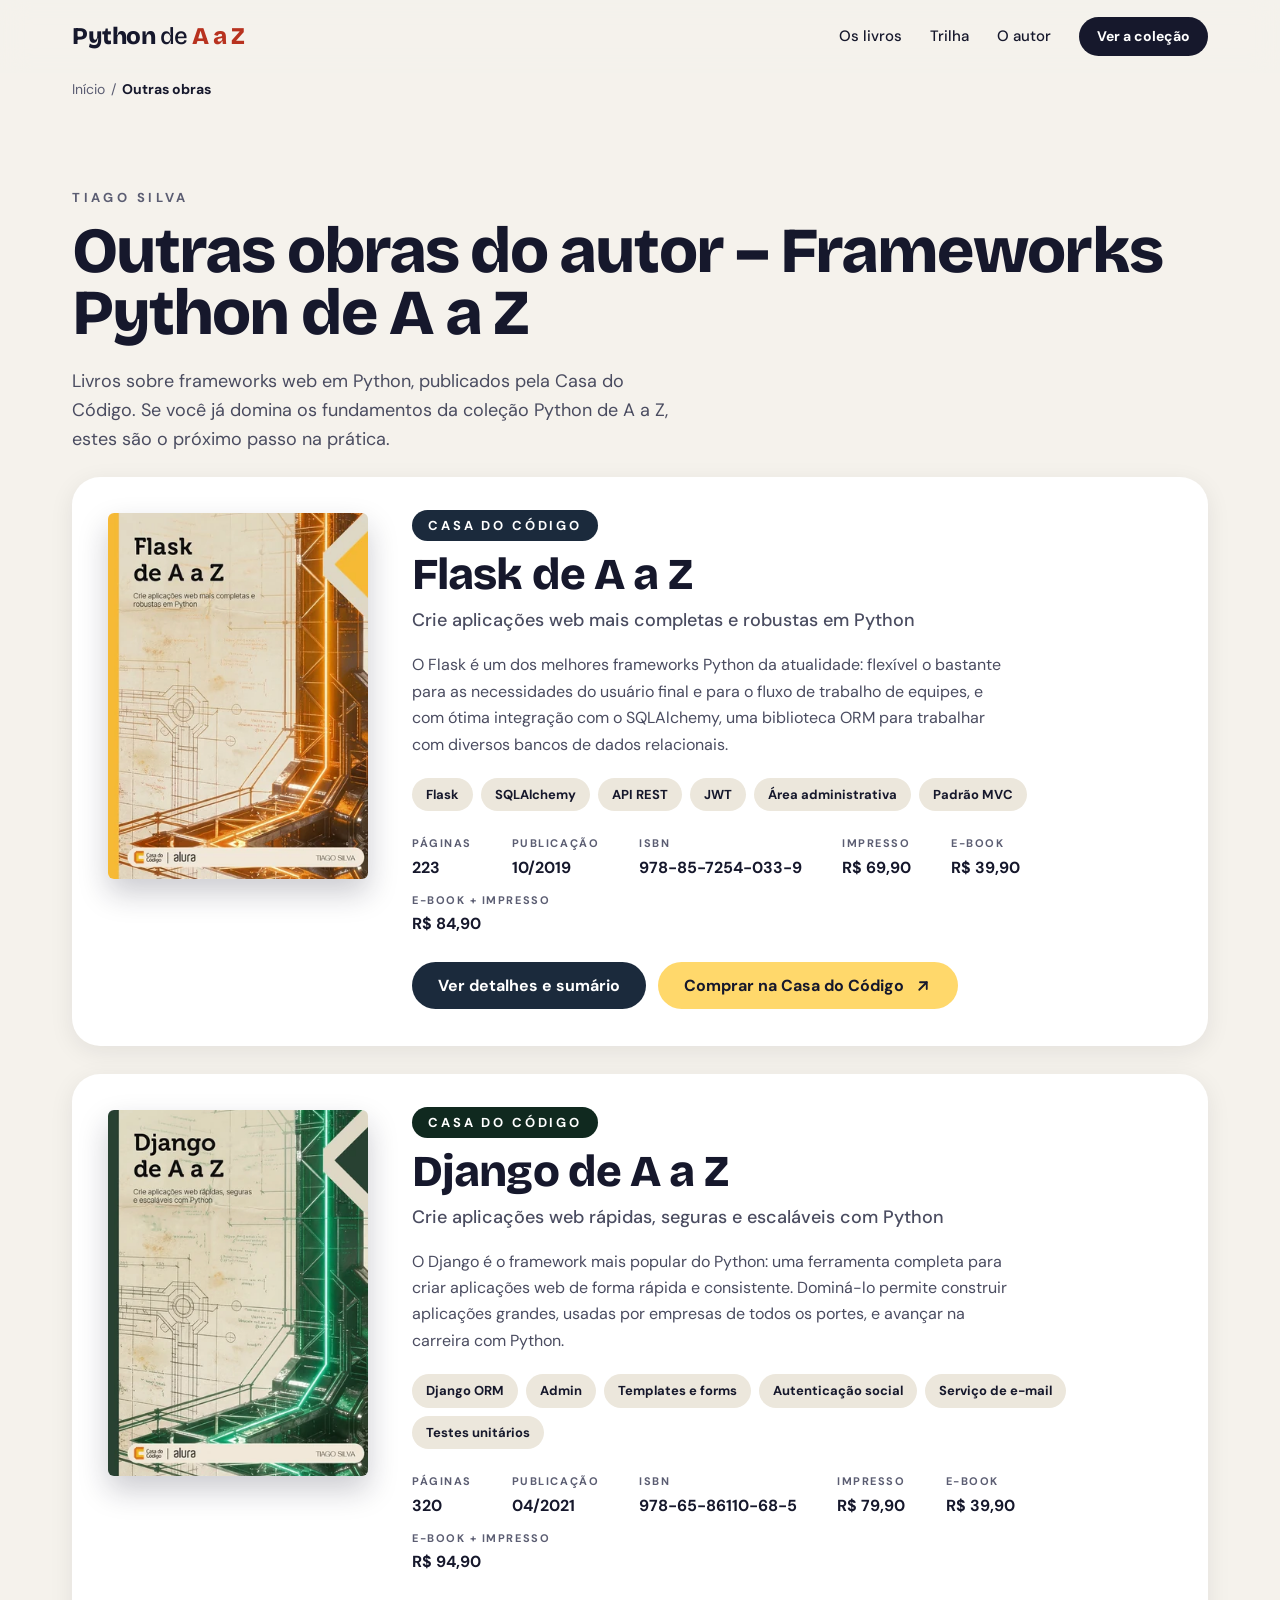
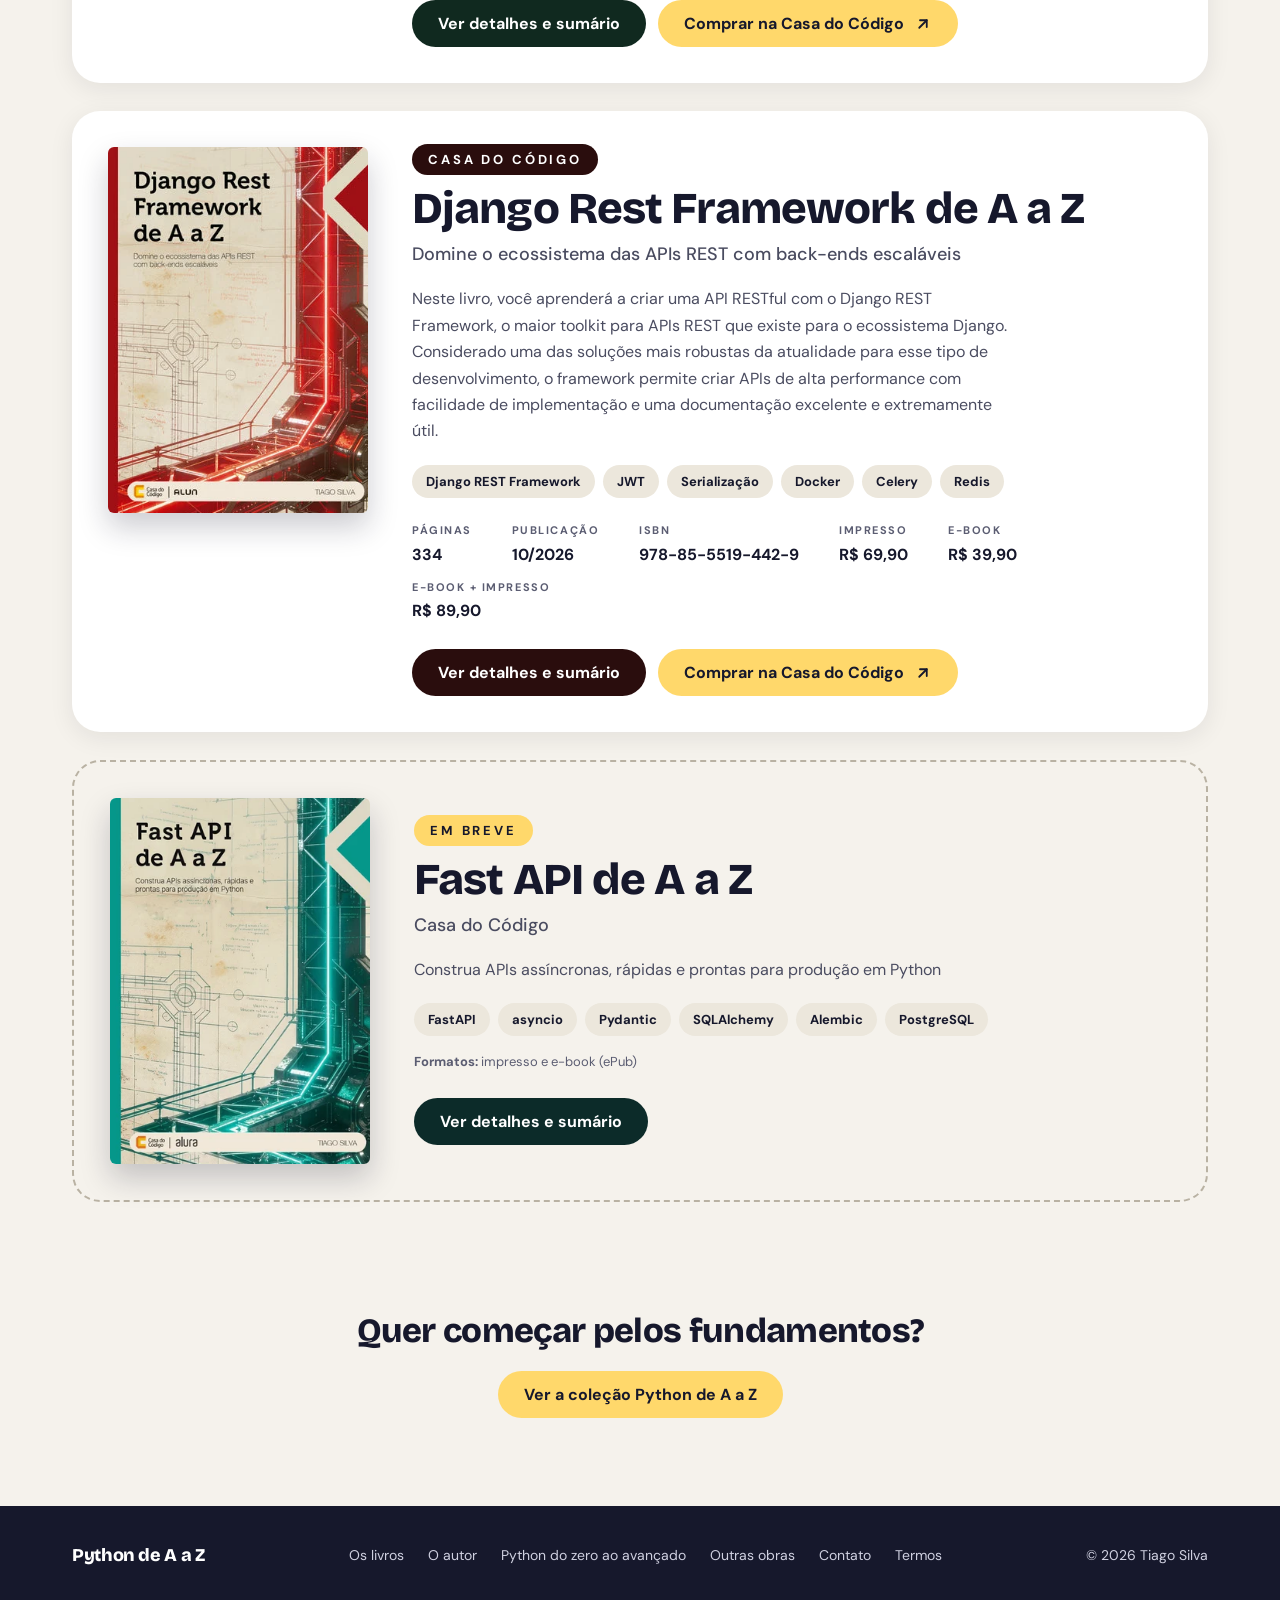
<file: outras.html>
<!doctype html>
<html lang="pt-BR">
<head>
<!-- Google tag (gtag.js) -->
<script>
  window.dataLayer = window.dataLayer || [];
  function gtag(){dataLayer.push(arguments);}
  gtag('js', new Date());
  gtag('config', 'G-75W0L401ED');
  /* o script do Google Analytics só é baixado depois que a página terminou de carregar */
  addEventListener('load', function () {
    setTimeout(function () {
      var s = document.createElement('script');
      s.async = true;
      s.src = 'https://www.googletagmanager.com/gtag/js?id=G-75W0L401ED';
      document.head.appendChild(s);
    }, 0);
  });
</script>
<meta charset="utf-8">
<meta name="viewport" content="width=device-width, initial-scale=1">
<title>Outras obras do autor – Frameworks Python de A a Z</title>
<meta name="description" content="Livros sobre frameworks web em Python, de Tiago Silva, pela Casa do Código: Flask de A a Z, Django de A a Z, Django Rest Framework de A a Z e Fast API de A a Z.">
<meta name="theme-color" content="#16182c">
<link rel="canonical" href="https://pythondeaaz.com.br/outras.html">
<meta name="robots" content="index, follow, max-image-preview:large">
<meta name="author" content="Tiago Silva">
<meta property="og:type" content="website">
<meta property="og:locale" content="pt_BR">
<meta property="og:site_name" content="Python de A a Z">
<meta property="og:title" content="Outras obras do autor – Frameworks Python de A a Z">
<meta property="og:description" content="Livros sobre frameworks web em Python, de Tiago Silva, pela Casa do Código: Flask de A a Z, Django de A a Z, Django Rest Framework de A a Z e Fast API de A a Z.">
<meta property="og:url" content="https://pythondeaaz.com.br/outras.html">
<meta property="og:image" content="https://pythondeaaz.com.br/assets/img/og-home.jpg">
<meta property="og:image:width" content="1200">
<meta property="og:image:height" content="630">
<meta name="twitter:card" content="summary_large_image">
<meta name="twitter:title" content="Outras obras do autor – Frameworks Python de A a Z">
<meta name="twitter:description" content="Livros sobre frameworks web em Python, de Tiago Silva, pela Casa do Código: Flask de A a Z, Django de A a Z, Django Rest Framework de A a Z e Fast API de A a Z.">
<meta name="twitter:image" content="https://pythondeaaz.com.br/assets/img/og-home.jpg">
<script type="application/ld+json">{"@context":"https://schema.org","@type":"CollectionPage","name":"Frameworks Python de A a Z","url":"https://pythondeaaz.com.br/outras.html","inLanguage":"pt-BR","author":{"@type":"Person","name":"Tiago Silva","url":"https://www.linkedin.com/in/tiagoluizrs/"},"mainEntity":{"@type":"ItemList","itemListElement":[{"@type":"ListItem","position":1,"url":"https://pythondeaaz.com.br/flask.html","name":"Flask de A a Z"},{"@type":"ListItem","position":2,"url":"https://pythondeaaz.com.br/django.html","name":"Django de A a Z"},{"@type":"ListItem","position":3,"url":"https://pythondeaaz.com.br/drf.html","name":"Django Rest Framework de A a Z"},{"@type":"ListItem","position":4,"url":"https://pythondeaaz.com.br/fastapi.html","name":"Fast API de A a Z"}]}}</script>
<script type="application/ld+json">{"@context":"https://schema.org","@type":"BreadcrumbList","itemListElement":[{"@type":"ListItem","position":1,"name":"Início","item":"https://pythondeaaz.com.br/"},{"@type":"ListItem","position":2,"name":"Outras obras","item":"https://pythondeaaz.com.br/outras.html"}]}</script>
<link rel="icon" href="favicon.svg" type="image/svg+xml">
<link rel="preload" href="assets/fonts/bricolage-grotesque-800.woff2" as="font" type="font/woff2" crossorigin>
<link rel="preload" href="assets/fonts/dm-sans-500.woff2" as="font" type="font/woff2" crossorigin>
<link rel="stylesheet" href="css/site.min.css">
<script>document.documentElement.classList.add("js");</script>
</head>
<body>
<a class="skip" href="#conteudo">Pular para o conteúdo</a>
<header class="site-header" id="topo">
  <div class="wrap">
    <a class="logo" href="index.html" aria-label="Python de A a Z, página inicial">Python <span>de</span> <b>A a Z</b></a>
    <nav class="nav" aria-label="Principal">
      <a href="index.html#colecao">Os livros</a>
      <a href="index.html#trilha">Trilha</a>
      <a href="index.html#autor">O autor</a>
      <a class="btn btn--dark btn--sm" href="index.html#colecao">Ver a coleção</a>
    </nav>
  </div>
</header>
<main id="conteudo">
<div class="wrap crumbs" aria-label="Você está em"><nav><a href="index.html">Início</a><span>/</span><b>Outras obras</b></nav></div>
<section class="section" style="padding-bottom:24px">
  <div class="wrap">
    <p class="eyebrow reveal" style="color:var(--soft)">Tiago Silva</p>
    <h1 class="display reveal" style="--i:1;margin-top:12px;font-size:clamp(40px,7vw,64px);line-height:.98;letter-spacing:-0.03em">Outras obras do autor – Frameworks Python de A a Z</h1>
    <p class="lead reveal" style="--i:2;max-width:620px">Livros sobre frameworks web em Python, publicados pela Casa do Código. Se você já domina os fundamentos da coleção Python de A a Z, estes são o próximo passo na prática.</p>
  </div>
</section>
<section class="wrap outras__list">
<article class="outra reveal" style="--v-bg:#fbe5ad;--v-tint:#fdf1cf;--v-ink:#1b2a3c;--v-accent:#9a5b00">
  <a class="outra__cover" href="flask.html" aria-hidden="true" tabindex="-1"><img src="assets/img/flask.webp" width="341" height="480" alt="" loading="lazy"></a>
  <div><span class="pill">Casa do Código</span>
  <h2 class="display"><a href="flask.html">Flask de A a Z</a></h2><p class="sub">Crie aplicações web mais completas e robustas em Python</p>
  <p class="txt">O Flask é um dos melhores frameworks Python da atualidade: flexível o bastante para as necessidades do usuário final e para o fluxo de trabalho de equipes, e com ótima integração com o SQLAlchemy, uma biblioteca ORM para trabalhar com diversos bancos de dados relacionais.</p><div class="chips"><span class="chip">Flask</span><span class="chip">SQLAlchemy</span><span class="chip">API REST</span><span class="chip">JWT</span><span class="chip">Área administrativa</span><span class="chip">Padrão MVC</span></div>
  <dl class="ficha"><div><dt>Páginas</dt><dd>223</dd></div><div><dt>Publicação</dt><dd>10/2019</dd></div><div><dt>ISBN</dt><dd>978-85-7254-033-9</dd></div><div><dt>Impresso</dt><dd>R$ 69,90</dd></div><div><dt>E-book</dt><dd>R$ 39,90</dd></div><div><dt>E-book + impresso</dt><dd>R$ 84,90</dd></div></dl>
  <div class="actions"><a class="btn btn--v" href="flask.html">Ver detalhes e sumário</a><a class="btn btn--gold" href="https://www.casadocodigo.com.br/products/livro-flask-a-z" target="_blank" rel="noopener">Comprar na Casa do Código <svg viewBox="0 0 24 24" fill="none" stroke="currentColor" stroke-width="2.4" stroke-linecap="round" stroke-linejoin="round" aria-hidden="true"><path d="M7 17L17 7"/><path d="M8 7h9v9"/></svg></a></div></div>
</article>
<article class="outra reveal" style="--v-bg:#cfe9dc;--v-tint:#e3f3ea;--v-ink:#10291f;--v-accent:#0a6b49">
  <a class="outra__cover" href="django.html" aria-hidden="true" tabindex="-1"><img src="assets/img/django.webp" width="341" height="480" alt="" loading="lazy"></a>
  <div><span class="pill">Casa do Código</span>
  <h2 class="display"><a href="django.html">Django de A a Z</a></h2><p class="sub">Crie aplicações web rápidas, seguras e escaláveis com Python</p>
  <p class="txt">O Django é o framework mais popular do Python: uma ferramenta completa para criar aplicações web de forma rápida e consistente. Dominá-lo permite construir aplicações grandes, usadas por empresas de todos os portes, e avançar na carreira com Python.</p><div class="chips"><span class="chip">Django ORM</span><span class="chip">Admin</span><span class="chip">Templates e forms</span><span class="chip">Autenticação social</span><span class="chip">Serviço de e-mail</span><span class="chip">Testes unitários</span></div>
  <dl class="ficha"><div><dt>Páginas</dt><dd>320</dd></div><div><dt>Publicação</dt><dd>04/2021</dd></div><div><dt>ISBN</dt><dd>978-65-86110-68-5</dd></div><div><dt>Impresso</dt><dd>R$ 79,90</dd></div><div><dt>E-book</dt><dd>R$ 39,90</dd></div><div><dt>E-book + impresso</dt><dd>R$ 94,90</dd></div></dl>
  <div class="actions"><a class="btn btn--v" href="django.html">Ver detalhes e sumário</a><a class="btn btn--gold" href="https://www.casadocodigo.com.br/products/livro-django-a-z" target="_blank" rel="noopener">Comprar na Casa do Código <svg viewBox="0 0 24 24" fill="none" stroke="currentColor" stroke-width="2.4" stroke-linecap="round" stroke-linejoin="round" aria-hidden="true"><path d="M7 17L17 7"/><path d="M8 7h9v9"/></svg></a></div></div>
</article>
<article class="outra reveal" style="--v-bg:#e48a8c;--v-tint:#f6d6d7;--v-ink:#2a0d0d;--v-accent:#a11d20">
  <a class="outra__cover" href="drf.html" aria-hidden="true" tabindex="-1"><img src="assets/img/drf.webp" width="341" height="480" alt="" loading="lazy"></a>
  <div><span class="pill">Casa do Código</span>
  <h2 class="display"><a href="drf.html">Django Rest Framework de A a Z</a></h2><p class="sub">Domine o ecossistema das APIs REST com back-ends escaláveis</p>
  <p class="txt">Neste livro, você aprenderá a criar uma API RESTful com o Django REST Framework, o maior toolkit para APIs REST que existe para o ecossistema Django. Considerado uma das soluções mais robustas da atualidade para esse tipo de desenvolvimento, o framework permite criar APIs de alta performance com facilidade de implementação e uma documentação excelente e extremamente útil.</p><div class="chips"><span class="chip">Django REST Framework</span><span class="chip">JWT</span><span class="chip">Serialização</span><span class="chip">Docker</span><span class="chip">Celery</span><span class="chip">Redis</span></div>
  <dl class="ficha"><div><dt>Páginas</dt><dd>334</dd></div><div><dt>Publicação</dt><dd>10/2026</dd></div><div><dt>ISBN</dt><dd>978-85-5519-442-9</dd></div><div><dt>Impresso</dt><dd>R$ 69,90</dd></div><div><dt>E-book</dt><dd>R$ 39,90</dd></div><div><dt>E-book + impresso</dt><dd>R$ 89,90</dd></div></dl>
  <div class="actions"><a class="btn btn--v" href="drf.html">Ver detalhes e sumário</a><a class="btn btn--gold" href="https://www.casadocodigo.com.br/products/livro-django-rest" target="_blank" rel="noopener">Comprar na Casa do Código <svg viewBox="0 0 24 24" fill="none" stroke="currentColor" stroke-width="2.4" stroke-linecap="round" stroke-linejoin="round" aria-hidden="true"><path d="M7 17L17 7"/><path d="M8 7h9v9"/></svg></a></div></div>
</article>
<article class="outra outra--soon reveal" style="--v-bg:#a9ddd3;--v-tint:#d6eee9;--v-ink:#0c2b29;--v-accent:#06817c">
  <a class="outra__cover" href="fastapi.html" aria-hidden="true" tabindex="-1"><img src="assets/img/fastapi.webp" width="341" height="480" alt="Capa do livro Fast API de A a Z" style="aspect-ratio:341/480"></a>
  <div><span class="pill pill--gold">Em breve</span>
  <h2 class="display"><a href="fastapi.html">Fast API de A a Z</a></h2><p class="sub">Casa do Código</p>
  <p class="txt">Construa APIs assíncronas, rápidas e prontas para produção em Python</p><div class="chips"><span class="chip">FastAPI</span><span class="chip">asyncio</span><span class="chip">Pydantic</span><span class="chip">SQLAlchemy</span><span class="chip">Alembic</span><span class="chip">PostgreSQL</span></div>
  <p class="note" style="margin-top:16px"><b>Formatos:</b> impresso e e-book (ePub)</p>
  <div class="actions"><a class="btn btn--v" href="fastapi.html">Ver detalhes e sumário</a></div></div>
</article>
</section>
<section class="section">
  <div class="wrap cta">
    <h2 class="display reveal" style="font-size:clamp(28px,4vw,34px)">Quer começar pelos fundamentos?</h2>
    <a class="btn btn--gold reveal" style="--i:1" href="index.html#colecao">Ver a coleção Python de A a Z</a>
  </div>
</section>
</main>
<footer class="site-footer">
  <div class="wrap">
    <span class="logo">Python de A a Z</span>
    <nav aria-label="Rodapé">
      <a href="index.html#colecao">Os livros</a>
      <a href="index.html#autor">O autor</a>
      <a href="livro-python-do-basico-ao-avancado.html">Python do zero ao avançado</a>
      <a href="outras.html">Outras obras</a>
      <a href="mailto:tiagoluizrs@gmail.com">Contato</a>
      <a href="termos.html">Termos</a>
    </nav>
    <span>© 2026 Tiago Silva</span>
  </div>
</footer>
<script src="js/app.min.js" defer></script>
</body>
</html>
</file>
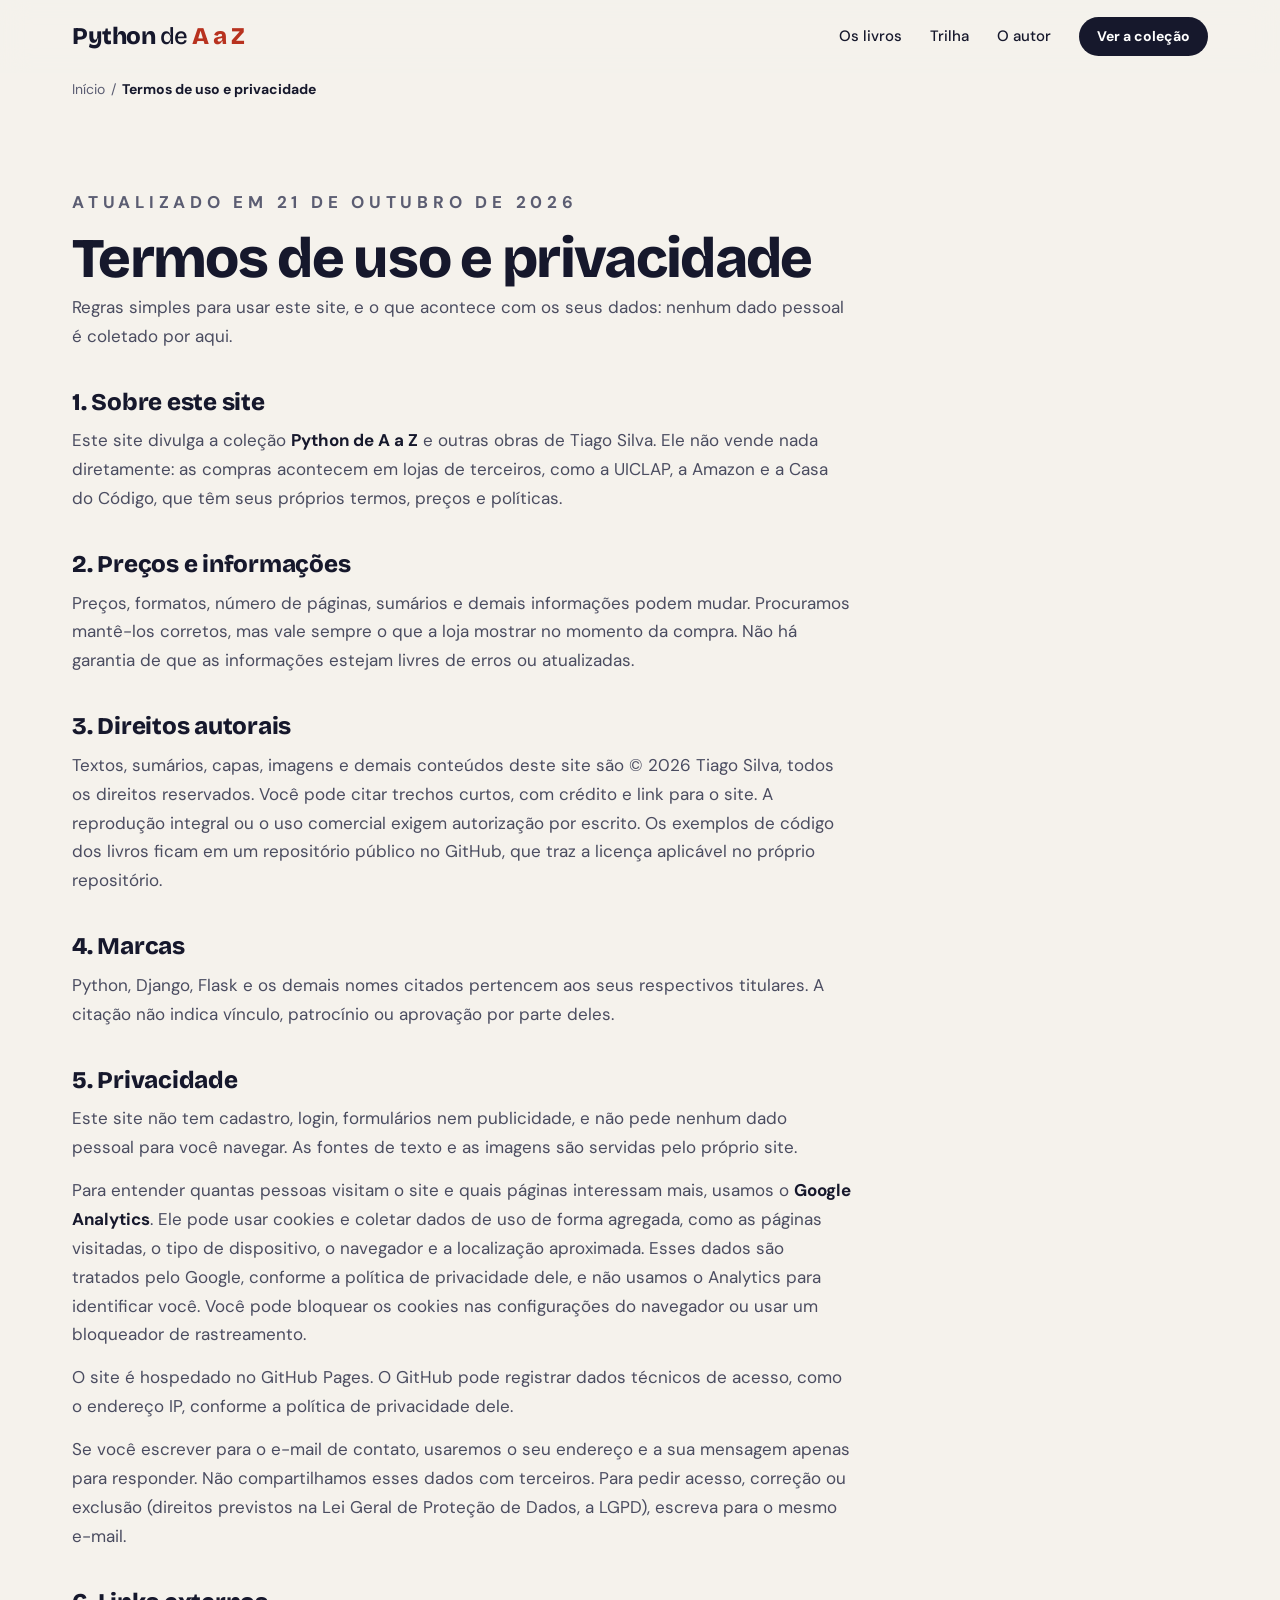
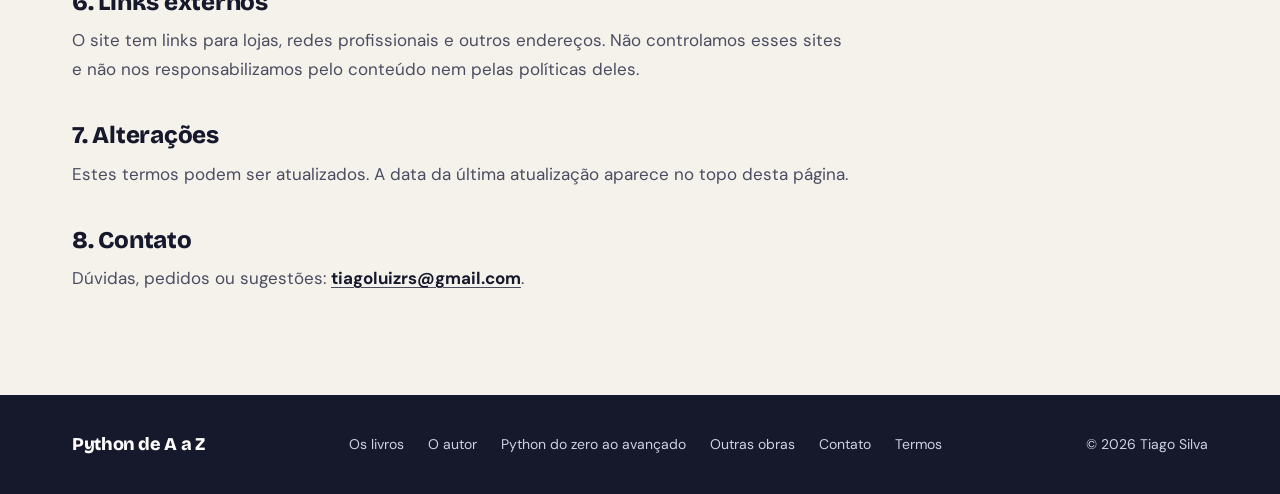
<file: termos.html>
<!doctype html>
<html lang="pt-BR">
<head>
<!-- Google tag (gtag.js) -->
<script>
  window.dataLayer = window.dataLayer || [];
  function gtag(){dataLayer.push(arguments);}
  gtag('js', new Date());
  gtag('config', 'G-75W0L401ED');
  /* o script do Google Analytics só é baixado depois que a página terminou de carregar */
  addEventListener('load', function () {
    setTimeout(function () {
      var s = document.createElement('script');
      s.async = true;
      s.src = 'https://www.googletagmanager.com/gtag/js?id=G-75W0L401ED';
      document.head.appendChild(s);
    }, 0);
  });
</script>
<meta charset="utf-8">
<meta name="viewport" content="width=device-width, initial-scale=1">
<title>Termos de uso e privacidade · Python de A a Z</title>
<meta name="description" content="Termos de uso e privacidade do site Python de A a Z: preços e informações, direitos autorais, o que o site coleta (nenhum dado pessoal) e como falar com o autor.">
<meta name="theme-color" content="#16182c">
<link rel="canonical" href="https://pythondeaaz.com.br/termos.html">
<meta name="robots" content="index, follow, max-image-preview:large">
<meta name="author" content="Tiago Silva">
<meta property="og:type" content="website">
<meta property="og:locale" content="pt_BR">
<meta property="og:site_name" content="Python de A a Z">
<meta property="og:title" content="Termos de uso e privacidade · Python de A a Z">
<meta property="og:description" content="Termos de uso e privacidade do site Python de A a Z: preços e informações, direitos autorais, o que o site coleta (nenhum dado pessoal) e como falar com o autor.">
<meta property="og:url" content="https://pythondeaaz.com.br/termos.html">
<meta property="og:image" content="https://pythondeaaz.com.br/assets/img/og-home.jpg">
<meta property="og:image:width" content="1200">
<meta property="og:image:height" content="630">
<meta name="twitter:card" content="summary_large_image">
<meta name="twitter:title" content="Termos de uso e privacidade · Python de A a Z">
<meta name="twitter:description" content="Termos de uso e privacidade do site Python de A a Z: preços e informações, direitos autorais, o que o site coleta (nenhum dado pessoal) e como falar com o autor.">
<meta name="twitter:image" content="https://pythondeaaz.com.br/assets/img/og-home.jpg">
<script type="application/ld+json">{"@context":"https://schema.org","@type":"BreadcrumbList","itemListElement":[{"@type":"ListItem","position":1,"name":"Início","item":"https://pythondeaaz.com.br/"},{"@type":"ListItem","position":2,"name":"Termos de uso e privacidade","item":"https://pythondeaaz.com.br/termos.html"}]}</script>
<link rel="icon" href="favicon.svg" type="image/svg+xml">
<link rel="preload" href="assets/fonts/bricolage-grotesque-800.woff2" as="font" type="font/woff2" crossorigin>
<link rel="preload" href="assets/fonts/dm-sans-500.woff2" as="font" type="font/woff2" crossorigin>
<link rel="stylesheet" href="css/site.min.css">
<script>document.documentElement.classList.add("js");</script>
</head>
<body>
<a class="skip" href="#conteudo">Pular para o conteúdo</a>
<header class="site-header" id="topo">
  <div class="wrap">
    <a class="logo" href="index.html" aria-label="Python de A a Z, página inicial">Python <span>de</span> <b>A a Z</b></a>
    <nav class="nav" aria-label="Principal">
      <a href="index.html#colecao">Os livros</a>
      <a href="index.html#trilha">Trilha</a>
      <a href="index.html#autor">O autor</a>
      <a class="btn btn--dark btn--sm" href="index.html#colecao">Ver a coleção</a>
    </nav>
  </div>
</header>
<main id="conteudo">
<div class="wrap crumbs" aria-label="Você está em"><nav><a href="index.html">Início</a><span>/</span><b>Termos de uso e privacidade</b></nav></div>
<section class="section">
  <div class="wrap prose">
    <p class="eyebrow reveal" style="color:var(--soft)">Atualizado em 21 de outubro de 2026</p>
    <h1 class="display reveal" style="--i:1">Termos de uso e privacidade</h1>
    <p class="lead reveal" style="--i:2">Regras simples para usar este site, e o que acontece com os seus dados: nenhum dado pessoal é coletado por aqui.</p>

    <h2>1. Sobre este site</h2>
    <p>Este site divulga a coleção <b>Python de A a Z</b> e outras obras de Tiago Silva. Ele não vende nada diretamente: as compras acontecem em lojas de terceiros, como a UICLAP, a Amazon e a Casa do Código, que têm seus próprios termos, preços e políticas.</p>

    <h2>2. Preços e informações</h2>
    <p>Preços, formatos, número de páginas, sumários e demais informações podem mudar. Procuramos mantê-los corretos, mas vale sempre o que a loja mostrar no momento da compra. Não há garantia de que as informações estejam livres de erros ou atualizadas.</p>

    <h2>3. Direitos autorais</h2>
    <p>Textos, sumários, capas, imagens e demais conteúdos deste site são © 2026 Tiago Silva, todos os direitos reservados. Você pode citar trechos curtos, com crédito e link para o site. A reprodução integral ou o uso comercial exigem autorização por escrito. Os exemplos de código dos livros ficam em um repositório público no GitHub, que traz a licença aplicável no próprio repositório.</p>

    <h2>4. Marcas</h2>
    <p>Python, Django, Flask e os demais nomes citados pertencem aos seus respectivos titulares. A citação não indica vínculo, patrocínio ou aprovação por parte deles.</p>

    <h2>5. Privacidade</h2>
    <p>Este site não tem cadastro, login, formulários nem publicidade, e não pede nenhum dado pessoal para você navegar. As fontes de texto e as imagens são servidas pelo próprio site.</p>
    <p>Para entender quantas pessoas visitam o site e quais páginas interessam mais, usamos o <b>Google Analytics</b>. Ele pode usar cookies e coletar dados de uso de forma agregada, como as páginas visitadas, o tipo de dispositivo, o navegador e a localização aproximada. Esses dados são tratados pelo Google, conforme a política de privacidade dele, e não usamos o Analytics para identificar você. Você pode bloquear os cookies nas configurações do navegador ou usar um bloqueador de rastreamento.</p>
    <p>O site é hospedado no GitHub Pages. O GitHub pode registrar dados técnicos de acesso, como o endereço IP, conforme a política de privacidade dele.</p>
    <p>Se você escrever para o e-mail de contato, usaremos o seu endereço e a sua mensagem apenas para responder. Não compartilhamos esses dados com terceiros. Para pedir acesso, correção ou exclusão (direitos previstos na Lei Geral de Proteção de Dados, a LGPD), escreva para o mesmo e-mail.</p>

    <h2>6. Links externos</h2>
    <p>O site tem links para lojas, redes profissionais e outros endereços. Não controlamos esses sites e não nos responsabilizamos pelo conteúdo nem pelas políticas deles.</p>

    <h2>7. Alterações</h2>
    <p>Estes termos podem ser atualizados. A data da última atualização aparece no topo desta página.</p>

    <h2>8. Contato</h2>
    <p>Dúvidas, pedidos ou sugestões: <a href="mailto:tiagoluizrs@gmail.com"><b>tiagoluizrs@gmail.com</b></a>.</p>
  </div>
</section>
</main>
<footer class="site-footer">
  <div class="wrap">
    <span class="logo">Python de A a Z</span>
    <nav aria-label="Rodapé">
      <a href="index.html#colecao">Os livros</a>
      <a href="index.html#autor">O autor</a>
      <a href="livro-python-do-basico-ao-avancado.html">Python do zero ao avançado</a>
      <a href="outras.html">Outras obras</a>
      <a href="mailto:tiagoluizrs@gmail.com">Contato</a>
      <a href="termos.html">Termos</a>
    </nav>
    <span>© 2026 Tiago Silva</span>
  </div>
</footer>
<script src="js/app.min.js" defer></script>
</body>
</html>
</file>
<file: css/site.min.css>
@font-face{font-family:Bricolage Grotesque;font-weight:500;font-display:swap;src:url(../assets/fonts/bricolage-grotesque-500.woff2) format("woff2")}@font-face{font-family:Bricolage Grotesque;font-weight:800;font-display:swap;src:url(../assets/fonts/bricolage-grotesque-800.woff2) format("woff2")}@font-face{font-family:DM Sans;font-weight:400;font-display:swap;src:url(../assets/fonts/dm-sans-400.woff2) format("woff2")}@font-face{font-family:DM Sans;font-weight:500;font-display:swap;src:url(../assets/fonts/dm-sans-500.woff2) format("woff2")}@font-face{font-family:DM Sans;font-weight:700;font-display:swap;src:url(../assets/fonts/dm-sans-700.woff2) format("woff2")}:root{--paper: #f5f2ec;--paper-2: #ebe5d8;--chip: #ece7dc;--ink: #16182c;--muted: #4a4c60;--soft: #5b5d72;--gold: #ffd86b;--on-dark: #cfd0e0;--accent: #16182c;--font-display: "Bricolage Grotesque", system-ui, sans-serif;--font-body: "DM Sans", system-ui, sans-serif;--maxw: 1200px;--gutter: clamp(20px, 4vw, 32px);--header-h: 72px;--ease: cubic-bezier(.2, .7, .2, 1)}[data-vol="1"]{--v-bg: #f2a47a;--v-ink: #2a1f4d;--v-accent: #b8321f}[data-vol="2"]{--v-bg: #8fd0e0;--v-ink: #16224a;--v-accent: #c2410c}[data-vol="3"]{--v-bg: #cfe8c4;--v-ink: #17382a;--v-accent: #b45309}[data-vol="4"]{--v-bg: #f3e1a0;--v-ink: #3a2c08;--v-accent: #9a3412}[data-vol="5"]{--v-bg: #ec9a82;--v-ink: #3a1608;--v-accent: #b8321f}*,*:before,*:after{box-sizing:border-box}html{-webkit-text-size-adjust:100%;scroll-padding-top:calc(var(--header-h) + 12px)}html.lenis,html.lenis body{height:auto}.lenis.lenis-smooth{scroll-behavior:auto!important}.lenis.lenis-stopped{overflow:hidden}body{margin:0;background:var(--paper);color:var(--ink);font-family:var(--font-body);line-height:1.5;-webkit-font-smoothing:antialiased}img{display:block;max-width:100%;height:auto}a{color:inherit;text-decoration:none}h1,h2,h3,p{margin:0}:focus-visible{outline:3px solid var(--gold);outline-offset:3px;border-radius:6px}.skip{position:absolute;left:12px;top:-60px;z-index:100;padding:10px 16px;border-radius:999px;background:var(--gold);color:var(--ink);font-weight:700;transition:top .2s}.skip:focus{top:12px}[hidden]{display:none!important}.wrap{max-width:var(--maxw);margin:0 auto;padding-inline:var(--gutter)}.eyebrow{font-size:13px;font-weight:700;letter-spacing:.28em;text-transform:uppercase}.display{font-family:var(--font-display);font-weight:800;letter-spacing:-.02em;line-height:1.02}.btn{display:inline-flex;align-items:center;gap:10px;padding:14px 26px;border-radius:999px;font-weight:700;font-size:16px;line-height:1.2;transition:transform .25s var(--ease),filter .25s,box-shadow .25s;will-change:transform}.btn:hover{transform:translateY(-2px);filter:brightness(1.06);box-shadow:0 10px 22px #16182c38}.btn:active{transform:translateY(0)}.btn--dark{background:var(--ink);color:#fff}.btn--gold{background:var(--gold);color:var(--ink)}.btn--ghost{background:#ffffff24;color:#fff}.btn--chip{background:var(--chip);color:var(--ink)}.btn--sm{padding:11px 18px;font-size:14px}.site-header{position:sticky;top:0;z-index:50;background:#f5f2ecd1;-webkit-backdrop-filter:blur(14px) saturate(1.2);backdrop-filter:blur(14px) saturate(1.2);border-bottom:1px solid transparent;transition:border-color .3s,box-shadow .3s}.site-header.is-scrolled{border-bottom-color:#16182c1a;box-shadow:0 6px 24px #16182c0f}.site-header .wrap{min-height:var(--header-h);display:flex;align-items:center;justify-content:space-between;gap:16px;flex-wrap:wrap;padding-block:10px}.logo{font-family:var(--font-display);font-weight:800;font-size:24px;letter-spacing:-.02em}.logo span{font-weight:500}.logo b{color:#b8321f;font-weight:800}.nav{display:flex;align-items:center;flex-wrap:wrap;gap:8px 28px;font-size:15px;font-weight:500}.nav a:not(.btn){position:relative;padding-block:6px}.nav a:not(.btn):after{content:"";position:absolute;left:0;right:0;bottom:0;height:2px;background:currentColor;transform:scaleX(0);transform-origin:left;transition:transform .3s var(--ease)}.nav a:not(.btn):hover:after,.nav a[aria-current=true]:after{transform:scaleX(1)}.hero{background:var(--ink);color:#fff;overflow:hidden;--p: 0}.hero .wrap{display:grid;grid-template-columns:minmax(0,1.05fr) minmax(0,1fr);align-items:center;gap:clamp(24px,5vw,56px);padding-block:clamp(44px,7vw,72px) clamp(56px,8vw,88px)}.hero__text{display:flex;flex-direction:column;align-items:flex-start}.badge{padding:7px 16px;border-radius:999px;background:var(--gold);color:var(--ink);font-size:13px;font-weight:700;letter-spacing:.22em;text-transform:uppercase}.hero .eyebrow{margin-top:22px;color:var(--on-dark)}.hero h1{margin-top:12px;font-family:var(--font-display);font-weight:800;font-size:clamp(64px,11vw,104px);line-height:.92;letter-spacing:-.03em}.hero__sub{display:flex;align-items:baseline;gap:16px;margin-top:4px;font-family:var(--font-display);font-size:clamp(32px,5vw,48px);line-height:1;letter-spacing:-.02em}.hero__sub span{font-weight:500}.hero__sub b{font-weight:800;color:var(--gold)}.hero__lead{margin-top:26px;max-width:480px;font-size:18px;line-height:1.55;font-weight:500;color:var(--on-dark)}.hero__cta{margin-top:32px;display:flex;flex-wrap:wrap;gap:14px}.fan{position:relative;width:100%;max-width:560px;margin-inline:auto;aspect-ratio:560 / 520}.fan__book{position:absolute;bottom:0;left:calc(50% + var(--x));width:var(--w);z-index:var(--z);transform-origin:50% 100%;transform:translate(-50%,calc(var(--drop) + var(--p) * var(--par))) rotate(calc(var(--rot) + var(--p) * var(--spin)));will-change:transform}.fan__book a{display:block;border-radius:14px;box-shadow:0 18px 40px #00000061;transition:transform .45s var(--ease),box-shadow .45s;animation:rise .9s var(--ease) both;animation-delay:calc(var(--i) * .11s + .15s)}.fan__book a:hover{transform:translateY(-14px) scale(1.04);box-shadow:0 30px 56px #00000080}.fan__book img{border-radius:14px;aspect-ratio:16 / 23;width:100%;object-fit:cover}@keyframes rise{0%{opacity:0;transform:translateY(70px) scale(.94)}to{opacity:1;transform:none}}.stats{background:var(--paper)}.stats .wrap{display:grid;grid-template-columns:repeat(4,1fr);gap:16px;padding-block:44px 8px}.stat{text-align:center;padding:8px}.stat b{display:block;font-family:var(--font-display);font-weight:800;font-size:clamp(36px,5vw,56px);line-height:1;letter-spacing:-.02em;font-variant-numeric:tabular-nums}.stat span{display:block;margin-top:8px;font-size:14px;font-weight:700;letter-spacing:.16em;text-transform:uppercase;color:var(--soft)}.section{padding-block:clamp(56px,8vw,88px)}.section__head{display:flex;flex-wrap:wrap;align-items:flex-end;justify-content:space-between;gap:16px}.section__head h2{margin-top:10px;font-size:clamp(34px,5vw,48px)}.section__head p{max-width:380px;font-size:16px;line-height:1.5;color:var(--muted)}.books{margin-top:40px;display:grid;grid-template-columns:repeat(5,minmax(0,1fr));gap:24px}.card{display:flex;flex-direction:column;gap:16px}.card__cover{display:block;border-radius:12px;overflow:hidden;background:var(--v-bg);box-shadow:0 10px 24px #28142833;transition:transform .5s var(--ease),box-shadow .5s;will-change:transform}.card__cover img{width:100%;aspect-ratio:16 / 23;object-fit:cover}.card:hover .card__cover{transform:translateY(-8px) rotate(-1deg);box-shadow:0 22px 40px #28142847}.card__vol{font-size:12px;font-weight:700;letter-spacing:.2em;text-transform:uppercase;color:var(--v-accent)}.card h3{margin-top:6px;font-family:var(--font-display);font-weight:800;font-size:22px;line-height:1.1;letter-spacing:-.01em}.card p{margin-top:6px;font-size:14px;line-height:1.5;color:var(--muted)}.card__actions{display:flex;flex-wrap:wrap;gap:10px;margin-top:auto}.trail{margin-top:24px;background:var(--ink);color:#fff;--tp: 0}.trail .wrap{padding-block:clamp(56px,8vw,80px)}.trail .eyebrow{color:var(--gold)}.trail h2{margin-top:10px;font-size:clamp(32px,5vw,44px);line-height:1.05}.steps{margin-top:40px;display:grid;grid-template-columns:repeat(5,minmax(0,1fr));gap:20px;list-style:none;padding:0}.step{display:flex;flex-direction:column;gap:12px}.step__top{display:flex;align-items:center;gap:12px}.node{flex:0 0 auto;width:44px;height:44px;border-radius:999px;display:grid;place-items:center;background:#ffffff24;color:#ffffffb3;font-family:var(--font-display);font-weight:800;font-size:20px;transition:background .5s var(--ease),color .5s,transform .5s var(--ease),box-shadow .5s}.step.is-on .node{background:var(--v-bg);color:var(--v-ink);transform:scale(1.12);box-shadow:0 0 0 6px #ffffff14}.rail{flex:1 1 auto;height:2px;background:#ffffff38;position:relative;overflow:hidden}.rail:after{content:"";position:absolute;inset:0;background:var(--gold);transform:scaleX(var(--fill, 0));transform-origin:left}.step h3{font-size:16px;line-height:1.25;font-weight:700}.step p{font-size:14px;line-height:1.5;color:var(--on-dark)}.author{display:grid;grid-template-columns:minmax(240px,320px) minmax(0,1fr);align-items:center;gap:clamp(28px,5vw,48px)}.author__photo{border-radius:28px;overflow:hidden;background:#e3ddd0;box-shadow:0 18px 40px #16182c2e;aspect-ratio:1}.author__photo img{width:100%;height:100%;object-fit:cover;transform:scale(var(--s, 1.12));transition:transform 1.2s var(--ease)}.author__photo.is-in img{--s: 1}.author__body{display:flex;flex-direction:column;gap:14px}.author h2{font-size:clamp(34px,5vw,44px);line-height:1.05}.author p{max-width:560px;font-size:17px;line-height:1.6;color:var(--muted)}.reviews{background:var(--paper-2)}.reviews__grid{margin-top:36px;display:flex;flex-wrap:wrap;gap:20px}.review{flex:1 1 300px;padding:26px;border-radius:18px;background:#ffffffdb;box-shadow:0 6px 20px #2814281f;display:flex;flex-direction:column;gap:14px}.stars{display:flex;gap:3px}.more{padding:28px 32px;border-radius:24px;background:#fff;box-shadow:0 6px 20px #16182c14;display:flex;flex-wrap:wrap;align-items:center;justify-content:space-between;gap:24px 40px}.more__intro{flex:1 1 280px;display:flex;flex-direction:column;gap:8px}.more__intro small{font-size:12px;font-weight:700;letter-spacing:.24em;text-transform:uppercase;color:var(--soft)}.more__intro strong{font-family:var(--font-display);font-weight:800;font-size:28px;line-height:1.1;letter-spacing:-.01em}.more__intro em{font-style:normal;font-family:var(--font-display);font-weight:800;font-size:20px;line-height:1.2;color:var(--v-accent, var(--ink))}.more__intro span{font-size:15px;color:var(--muted)}.more__list{flex:2 1 420px;display:flex;flex-wrap:wrap;gap:16px 28px}.mini{flex:1 1 160px;display:flex;align-items:center;gap:14px;transition:transform .3s var(--ease)}.mini:hover{transform:translate(4px)}.mini img,.mini .soon{flex:0 0 52px;width:52px;aspect-ratio:341 / 480;object-fit:cover;border-radius:4px;box-shadow:0 4px 10px #16182c38}.mini .soon{display:grid;place-items:center;background:var(--ink);color:var(--gold);font-size:10px;font-weight:700;letter-spacing:.1em;text-transform:uppercase}.mini strong{display:block;font-size:16px;line-height:1.2}.mini span{display:block;margin-top:3px;font-size:13px;color:var(--soft)}.cta{text-align:center;display:flex;flex-direction:column;align-items:center;gap:22px}.cta h2{max-width:720px;font-size:clamp(36px,6vw,52px)}.cta p{max-width:520px;font-size:17px;line-height:1.55;color:var(--muted)}.site-footer{background:var(--ink);color:var(--on-dark)}.site-footer .wrap{padding-block:36px;display:flex;flex-wrap:wrap;align-items:center;justify-content:space-between;gap:16px;font-size:14px}.site-footer .logo{font-size:18px;color:#fff}.site-footer nav{display:flex;flex-wrap:wrap;gap:8px 24px}.site-footer a:hover{color:#fff}.js .reveal{opacity:0;transform:translateY(28px);transition:opacity .8s var(--ease),transform .8s var(--ease);transition-delay:calc(var(--i, 0) * 90ms)}.js .reveal.is-in{opacity:1;transform:none}@media(max-width:1080px){.books,.steps{grid-template-columns:repeat(3,minmax(0,1fr))}}@media(max-width:820px){.hero .wrap{grid-template-columns:1fr}.fan{max-width:440px}.stats .wrap{grid-template-columns:repeat(2,1fr)}.author{grid-template-columns:1fr}.author__photo{max-width:320px}.nav a:not(.btn){display:none}.books{grid-template-columns:repeat(2,minmax(0,1fr));gap:20px}.steps{grid-template-columns:1fr;gap:28px}}@media(max-width:480px){.books{grid-template-columns:1fr 1fr}.card h3{font-size:18px}.hero__cta .btn{width:100%;justify-content:center}}@media(prefers-reduced-motion:reduce){*,*:before,*:after{animation:none!important;transition:none!important;scroll-behavior:auto!important}.js .reveal{opacity:1;transform:none}.fan__book{transform:translate(-50%,var(--drop)) rotate(var(--rot))}.author__photo img{transform:none}.rail:after{transform:scaleX(1)}.step .node{background:var(--v-bg);color:var(--v-ink)}}[data-vol="1"]{--v-tint: #fde3d0}[data-vol="2"]{--v-tint: #d3edf4}[data-vol="3"]{--v-tint: #e6f3df}[data-vol="4"]{--v-tint: #f8eec8}[data-vol="5"]{--v-tint: #fbddd2}.crumbs{padding-block:6px 0;font-size:14px;color:var(--soft)}.crumbs a:hover{text-decoration:underline}.crumbs b{color:var(--ink)}.crumbs span{padding-inline:6px}.bookhero{padding-block:clamp(24px,4vw,40px) clamp(48px,7vw,72px)}.bookhero__grid{display:grid;grid-template-columns:minmax(240px,400px) minmax(0,1fr);gap:clamp(28px,5vw,56px);align-items:start}.bookhero__cover{position:relative;border-radius:18px;background:var(--v-bg, #16182c);box-shadow:0 24px 50px #2814284d;overflow:hidden;--rx: 0deg;--ry: 0deg;transform:perspective(1000px) rotateX(var(--rx)) rotateY(var(--ry));transition:transform .35s var(--ease);will-change:transform}.bookhero__cover img{width:100%;aspect-ratio:16 / 23;object-fit:cover}.bookhero__cover.is-tilting{transition:transform .08s linear}.soon-tile{aspect-ratio:16 / 23;display:flex;flex-direction:column;align-items:center;justify-content:center;gap:14px;text-align:center;padding:24px;background:var(--v-accent, #a11d20);color:var(--gold)}.soon-tile b{font-family:var(--font-display);font-weight:800;font-size:clamp(44px,7vw,64px);line-height:1.02;letter-spacing:-.02em}.soon-tile span{font-size:12px;font-weight:700;letter-spacing:.22em;text-transform:uppercase;color:var(--on-dark)}.bookhero__info{display:flex;flex-direction:column}.pill{align-self:flex-start;padding:7px 16px;border-radius:999px;background:var(--v-ink, var(--ink));color:#fff;font-size:13px;font-weight:700;letter-spacing:.22em;text-transform:uppercase}.pill--gold{background:var(--gold);color:var(--ink)}.bookhero h1{margin-top:18px;font-size:clamp(38px,6vw,60px);line-height:.98;letter-spacing:-.03em}.bookhero h1 span{color:var(--v-accent, var(--ink))}.by{margin-top:12px;font-size:16px;font-weight:500;color:var(--muted)}.lead{margin-top:22px;max-width:560px;font-size:18px;line-height:1.6;color:var(--muted)}.buybox{margin-top:28px;padding:22px 24px;border-radius:18px;background:var(--v-tint, var(--chip));display:flex;flex-wrap:wrap;align-items:center;justify-content:space-between;gap:18px}.prices{display:flex;flex-wrap:wrap;gap:14px 34px}.price small{display:block;font-size:11px;font-weight:700;letter-spacing:.16em;text-transform:uppercase;color:var(--v-ink, var(--ink))}.price b{display:block;margin-top:4px;font-family:var(--font-display);font-weight:800;font-size:32px;line-height:1;color:var(--v-ink, var(--ink));font-variant-numeric:tabular-nums}.buybox__actions{display:flex;flex-wrap:wrap;gap:12px}.btn--v{background:var(--v-ink, var(--ink));color:#fff}.btn--white{background:#ffffffdb;color:var(--v-ink, var(--ink))}.btn svg{width:18px;height:18px;flex:0 0 auto}.note{margin-top:12px;font-size:13px;line-height:1.5;color:var(--soft)}.ficha{margin:28px 0 0;display:flex;flex-wrap:wrap;gap:12px 40px;font-size:14px}.ficha dt{font-size:11px;font-weight:700;letter-spacing:.14em;text-transform:uppercase;color:var(--soft)}.ficha dd{margin:4px 0 0;font-size:16px;font-weight:700}.about{background:var(--v-bg, var(--paper-2));color:var(--v-ink, var(--ink))}.about__grid{display:grid;grid-template-columns:minmax(0,1.15fr) minmax(0,1fr);gap:clamp(28px,5vw,48px);align-items:start;padding-block:clamp(48px,7vw,72px)}.about__text{display:flex;flex-direction:column;gap:16px}.about__text h2{font-size:clamp(32px,4.6vw,40px);line-height:1.05}.about__text p{font-size:17px;line-height:1.65}.card-soft{padding:22px 24px;border-radius:16px;background:#ffffffdb;box-shadow:0 6px 20px #28142824;color:var(--v-ink, var(--ink))}.card-soft h3,.card-dark h3{font-size:12px;font-weight:700;letter-spacing:.2em;text-transform:uppercase}.card-soft h3{color:var(--v-accent, var(--ink))}.card-soft ul{margin:12px 0 0;padding-left:20px;display:flex;flex-direction:column;gap:8px;font-size:16px;line-height:1.45}.card-soft p{margin-top:10px;font-size:16px;line-height:1.6}.card-dark{padding:22px 24px;border-radius:16px;background:var(--v-ink, var(--ink));color:#fff}.card-dark h3{color:var(--gold)}.card-dark p{margin-top:10px;font-size:16px;line-height:1.6}.chips{display:flex;flex-wrap:wrap;gap:8px}.chip{padding:7px 14px;border-radius:999px;background:#ffffffb3;font-size:13px;font-weight:700}.toc-wrap{display:flex;flex-direction:column;gap:14px}.toc-wrap h2{font-size:13px;font-weight:700;letter-spacing:.28em;text-transform:uppercase;font-family:var(--font-body)}.toc-wrap>p{margin-top:-6px;font-size:14px}.toc{border-radius:16px;overflow:hidden;background:#ffffffdb;box-shadow:0 6px 20px #28142824;color:var(--v-ink, var(--ink))}.toc__scroll{max-height:740px;overflow-y:auto;scrollbar-width:thin;overscroll-behavior:contain}.toc__part{position:sticky;top:0;z-index:1;padding:12px 22px;background:var(--v-tint, var(--chip));border-bottom:1px solid rgba(22,24,44,.14);font-size:12px;font-weight:700;letter-spacing:.16em;text-transform:uppercase;color:color-mix(in srgb,var(--v-accent, var(--ink)) 72%,#000)}.toc details{border-bottom:1px solid rgba(22,24,44,.14)}.toc summary{list-style:none;cursor:pointer;display:flex;align-items:center;gap:14px;padding:14px 22px;transition:background .2s}.toc summary::-webkit-details-marker{display:none}.toc summary:hover{background:#16182c0a}.toc details[open]>summary{background:#16182c0f}.toc__n{flex:0 0 auto;width:34px;height:34px;border-radius:999px;background:var(--v-ink, var(--ink));color:#fff;display:grid;place-items:center;font-weight:700;font-size:13px}.toc__t{flex:1 1 auto;min-width:0;font-weight:500;font-size:16px;line-height:1.3}.toc__p{flex:0 0 auto;font-size:13px;color:var(--muted)}.toc__chev{flex:0 0 auto;width:18px;height:18px;transition:transform .25s var(--ease)}.toc details[open] .toc__chev{transform:rotate(180deg)}.toc__d{padding:18px 22px 18px 70px;font-size:15px;line-height:1.55;color:var(--muted);animation:fade-down .35s var(--ease)}.toc__d ul{margin:0;padding-left:18px;display:flex;flex-direction:column;gap:4px}@keyframes fade-down{0%{opacity:0;transform:translateY(-6px)}to{opacity:1;transform:none}}.others h2{font-size:clamp(28px,4vw,36px)}.others__grid{margin-top:28px;display:grid;grid-template-columns:repeat(4,minmax(0,1fr));gap:20px}.others__grid a{display:flex;flex-direction:column;gap:12px}.others__grid strong{font-size:16px;line-height:1.25}.authorbox{padding:28px;border-radius:22px;background:#fff;box-shadow:0 6px 20px #16182c14;display:flex;flex-wrap:wrap;align-items:center;gap:24px}.authorbox img{width:96px;height:96px;border-radius:22px;object-fit:cover}.authorbox div{flex:1 1 320px}.authorbox h3{font-family:var(--font-display);font-weight:800;font-size:24px;letter-spacing:-.01em}.authorbox p{margin-top:6px;font-size:15px;line-height:1.55;color:var(--muted)}.outras__list{display:flex;flex-direction:column;gap:28px;padding-bottom:24px}.outra{padding:clamp(22px,4vw,36px);border-radius:28px;background:#fff;box-shadow:0 6px 24px #16182c14;display:grid;grid-template-columns:minmax(180px,260px) minmax(0,1fr);gap:clamp(24px,4vw,44px);align-items:start}.outra--soon{background:transparent;border:2px dashed #b9b2a3;box-shadow:none;align-items:center}.outra__cover img,.outra__cover .soon-tile{border-radius:6px;box-shadow:0 14px 30px #16182c38;width:100%;aspect-ratio:341 / 480;object-fit:cover}.outra h2{margin-top:16px;font-size:clamp(30px,4vw,44px);line-height:1}.outra .sub{margin-top:10px;font-size:18px;font-weight:500;color:var(--muted)}.outra p.txt{margin-top:18px;max-width:600px;font-size:16px;line-height:1.65;color:var(--muted)}.outra .chips{margin-top:20px}.outra .chip{background:var(--chip)}.outra .actions{margin-top:26px;display:flex;flex-wrap:wrap;gap:12px}.prose>*{max-width:780px}.prose h1{margin-top:12px;margin-bottom:6px;font-size:clamp(36px,6vw,56px);line-height:1;letter-spacing:-.03em}.prose .lead{margin-bottom:28px}.prose h2{margin:38px 0 10px;font-family:var(--font-display);font-weight:800;font-size:24px;line-height:1.15;letter-spacing:-.01em}.prose p{margin:0 0 14px;font-size:17px;line-height:1.7;color:var(--muted)}.prose p b{color:var(--ink)}.prose a{text-decoration:underline;text-underline-offset:3px}.outra .ficha{margin-top:24px}@media(max-width:980px){.bookhero__grid{grid-template-columns:minmax(200px,320px) minmax(0,1fr)}.about__grid{grid-template-columns:1fr}.others__grid{grid-template-columns:repeat(2,minmax(0,1fr))}}@media(max-width:640px){.bookhero__grid{grid-template-columns:1fr}.bookhero__cover{max-width:320px}.outra{grid-template-columns:1fr}.outra__cover{max-width:240px}.toc__d{padding-left:22px}}@media(prefers-reduced-motion:reduce){.bookhero__cover{transform:none}.toc__d{animation:none}}.btn.is-soon{opacity:.55;cursor:default;box-shadow:none}.btn.is-soon:hover{transform:none;filter:none;box-shadow:none}@keyframes hero-in{0%{opacity:0;transform:translateY(28px)}to{opacity:1;transform:none}}.js .bookhero__info .reveal{opacity:1;transform:none;transition:none;animation:hero-in .8s var(--ease) both;animation-delay:calc(var(--i, 0) * 90ms)}@media(prefers-reduced-motion:reduce){.js .bookhero__info .reveal{animation:none}}
</file>
